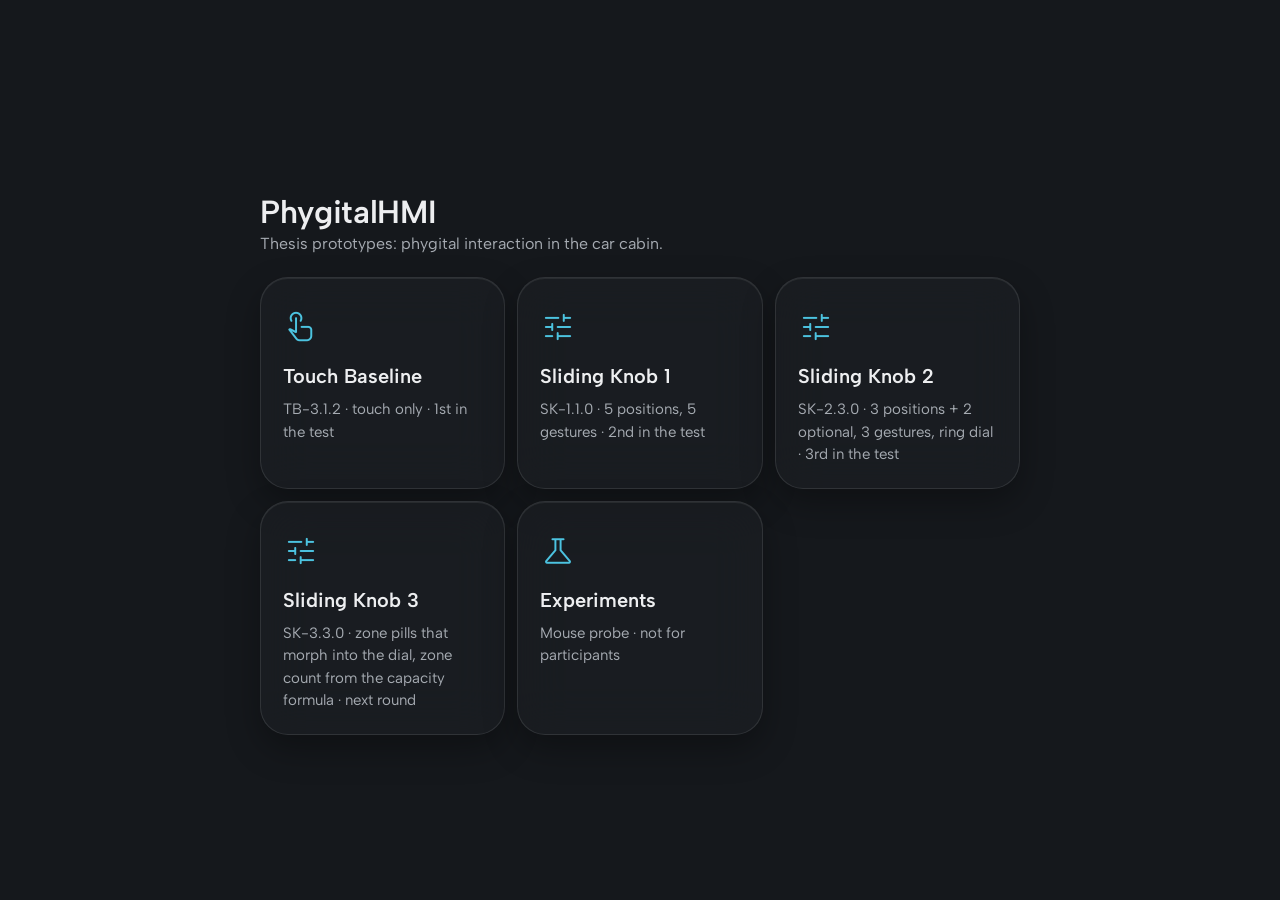
<file: index.html>
<!doctype html>
<html lang="en" data-theme="dark" data-accent="cyan">
<head>
<meta charset="utf-8">
<meta name="viewport" content="width=device-width, initial-scale=1, viewport-fit=cover">
<title>PhygitalHMI</title>
<link rel="preconnect" href="https://fonts.googleapis.com">
<link rel="preconnect" href="https://fonts.gstatic.com" crossorigin>
<link rel="stylesheet" href="https://fonts.googleapis.com/css2?family=Albert+Sans:wght@300;400;500;600&family=Material+Symbols+Rounded:opsz,wght,FILL,GRAD@20..48,100..700,0..1,-50..200&display=block">
<link rel="stylesheet" href="shared/tokens.css">
<style>
  * { box-sizing: border-box; }
  body { margin: 0; min-height: 100vh; background: var(--map); color: var(--tx); font-family: var(--font-ui);
         display: grid; place-items: center; padding: calc(var(--safe-top) + 24px) 24px 24px; }
  main { width: min(760px, 100%); display: flex; flex-direction: column; gap: 20px; }
  h1 { margin: 0; font-size: 32px; font-weight: 600; letter-spacing: -.01em; }
  p { margin: 0; color: var(--tx2); line-height: 1.6; }
  .grid { display: grid; grid-template-columns: repeat(auto-fit, minmax(220px, 1fr)); gap: var(--gap); }
  a.app { display: flex; flex-direction: column; gap: 10px; padding: 22px; border-radius: var(--r-card);
          text-decoration: none; color: var(--tx); min-height: 150px; }
  a.app .ms { font-size: 36px; color: var(--acc); }
  a.app b { font-size: 20px; font-weight: 600; }
  a.app span { color: var(--tx2); font-size: 15px; line-height: 1.5; }
  a.app[aria-disabled="true"] { opacity: .55; pointer-events: none; }
</style>
</head>
<body>
<main>
  <div>
    <h1>PhygitalHMI</h1>
    <p>Thesis prototypes: phygital interaction in the car cabin.</p>
  </div>
  <div class="grid">
    <a class="app glass" href="tb/"><span class="ms" aria-hidden="true">touch_app</span><b>Touch Baseline</b><span>TB-3.1.2 · touch only · 1st in the test</span></a>
    <a class="app glass" href="sk/"><span class="ms" aria-hidden="true">tune</span><b>Sliding Knob 1</b><span>SK-1.1.0 · 5 positions, 5 gestures · 2nd in the test</span></a>
    <a class="app glass" href="sk2/"><span class="ms" aria-hidden="true">tune</span><b>Sliding Knob 2</b><span>SK-2.3.0 · 3 positions + 2 optional, 3 gestures, ring dial · 3rd in the test</span></a>
    <a class="app glass" href="sk3/"><span class="ms" aria-hidden="true">tune</span><b>Sliding Knob 3</b><span>SK-3.3.0 · zone pills that morph into the dial, zone count from the capacity formula · next round</span></a>
    <a class="app glass" href="xp/"><span class="ms" aria-hidden="true">science</span><b>Experiments</b><span>Mouse probe · not for participants</span></a>
  </div>
</main>
</body>
</html>
</file>
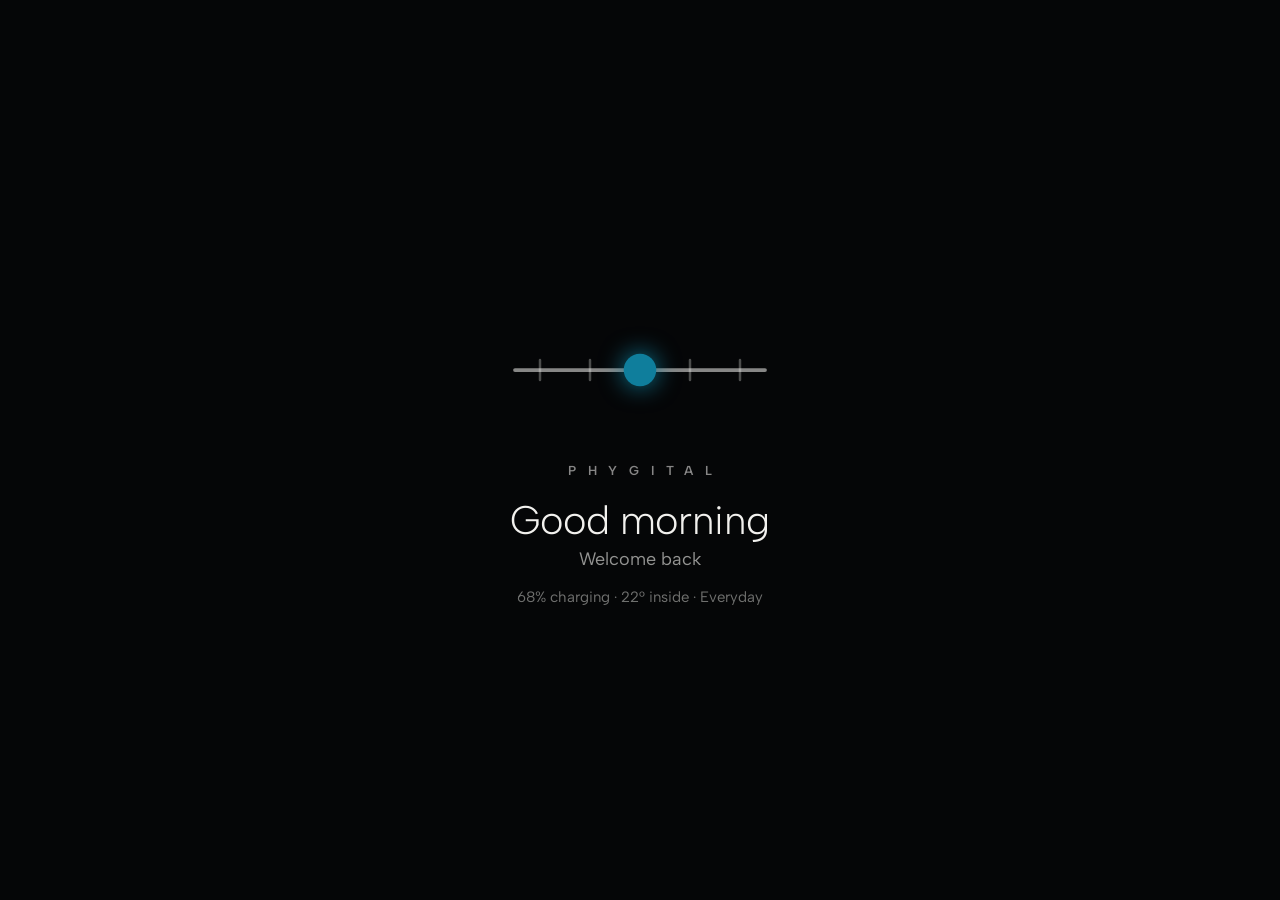
<file: sk/index.html>
<!doctype html>
<html lang="en" data-theme="dark" data-accent="cyan">
<head>
<meta charset="utf-8">
<meta name="viewport" content="width=device-width, initial-scale=1, maximum-scale=1, user-scalable=no, viewport-fit=cover">
<meta name="apple-mobile-web-app-capable" content="yes">
<meta name="mobile-web-app-capable" content="yes">
<meta name="apple-mobile-web-app-status-bar-style" content="black-translucent">
<meta name="apple-mobile-web-app-title" content="Knob 1">
<meta name="theme-color" content="#0B0C0E">
<title>Sliding Knob 1 · PhygitalHMI</title>
<link rel="manifest" href="manifest.webmanifest">
<link rel="apple-touch-icon" href="icons/apple-touch-icon.png">
<link rel="icon" href="icons/icon-192.png">
<link rel="preconnect" href="https://fonts.googleapis.com">
<link rel="preconnect" href="https://fonts.gstatic.com" crossorigin>
<link rel="stylesheet" href="https://fonts.googleapis.com/css2?family=Albert+Sans:wght@300;400;500;600;700&family=Material+Symbols+Rounded:opsz,wght,FILL,GRAD@20..48,100..700,0..1,-50..200&display=block">
<link rel="stylesheet" href="../shared/tokens.css">
<link rel="stylesheet" href="../shared/hmi.css">
<link rel="stylesheet" href="../shared/researcher.css">
<link rel="stylesheet" href="../shared/boot.css">
<link rel="stylesheet" href="knob.css">
</head>
<body>
<div id="app">
  <div id="stage">
    <div id="map" aria-hidden="true"></div>
    <nav id="rail" class="glass" aria-label="Status"></nav>
    <main id="main"></main>
  </div>
  <div id="bar" dir="ltr"></div>
  <div id="pop" hidden></div>
  <div id="toast" role="status" aria-live="polite"></div>
</div>
<script>window.HMI_CONFIG = { id: 'SK-1.1.0', line: 'SK1', name: 'Sliding Knob 1' };</script>
<script src="../shared/hmi.js"></script>
<script src="../shared/boot.js"></script>
<script src="../shared/tasks.js"></script>
<script src="../shared/logger.js"></script>
<script src="../shared/researcher.js"></script>
<script src="../shared/ctrlmode.js"></script>
<script src="knob.js"></script>
</body>
</html>
</file>
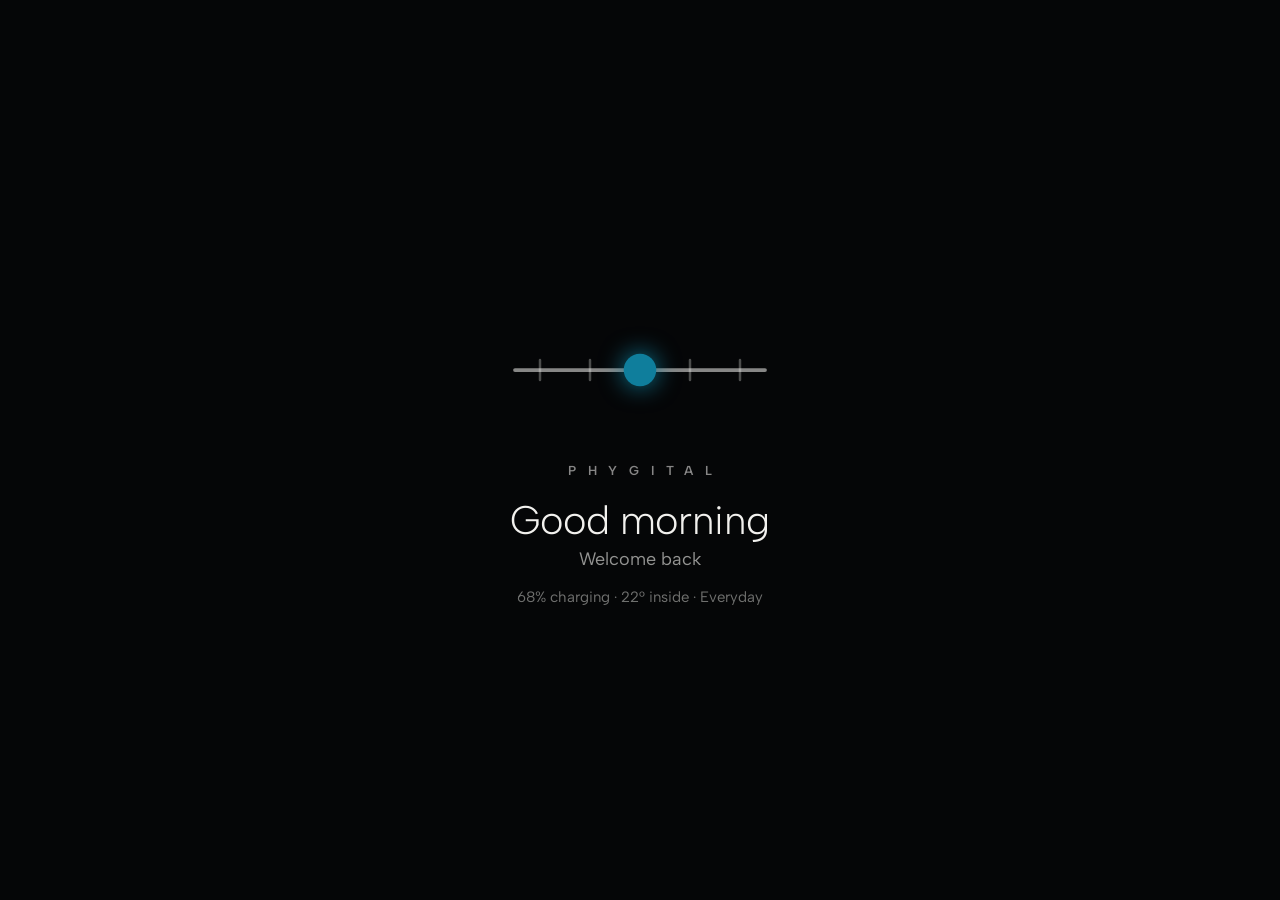
<file: sk2/index.html>
<!doctype html>
<html lang="en" data-theme="dark" data-accent="cyan">
<head>
<meta charset="utf-8">
<meta name="viewport" content="width=device-width, initial-scale=1, maximum-scale=1, user-scalable=no, viewport-fit=cover">
<meta name="apple-mobile-web-app-capable" content="yes">
<meta name="mobile-web-app-capable" content="yes">
<meta name="apple-mobile-web-app-status-bar-style" content="black-translucent">
<meta name="apple-mobile-web-app-title" content="Knob 2">
<meta name="theme-color" content="#0B0C0E">
<title>Sliding Knob 2 · PhygitalHMI</title>
<link rel="manifest" href="manifest.webmanifest">
<link rel="apple-touch-icon" href="icons/apple-touch-icon.png">
<link rel="icon" href="icons/icon-192.png">
<link rel="preconnect" href="https://fonts.googleapis.com">
<link rel="preconnect" href="https://fonts.gstatic.com" crossorigin>
<link rel="stylesheet" href="https://fonts.googleapis.com/css2?family=Albert+Sans:wght@300;400;500;600;700&family=Material+Symbols+Rounded:opsz,wght,FILL,GRAD@20..48,100..700,0..1,-50..200&display=block">
<link rel="stylesheet" href="../shared/tokens.css">
<link rel="stylesheet" href="../shared/hmi.css">
<link rel="stylesheet" href="../shared/researcher.css">
<link rel="stylesheet" href="../shared/boot.css">
<link rel="stylesheet" href="knob2.css">
</head>
<body>
<div id="app">
  <div id="stage">
    <div id="map" aria-hidden="true"></div>
    <nav id="rail" class="glass" aria-label="Status"></nav>
    <main id="main"></main>
  </div>
  <div id="bar" dir="ltr"></div>
  <div id="pop" hidden></div>
  <div id="toast" role="status" aria-live="polite"></div>
</div>
<script>window.HMI_CONFIG = { id: 'SK-2.3.0', line: 'SK2', name: 'Sliding Knob 2' };</script>
<script src="../shared/hmi.js"></script>
<script src="../shared/boot.js"></script>
<script src="../shared/tasks.js"></script>
<script src="../shared/logger.js"></script>
<script src="../shared/researcher.js"></script>
<script src="../shared/ctrlmode.js"></script>
<script src="knob2.js"></script>
</body>
</html>
</file>
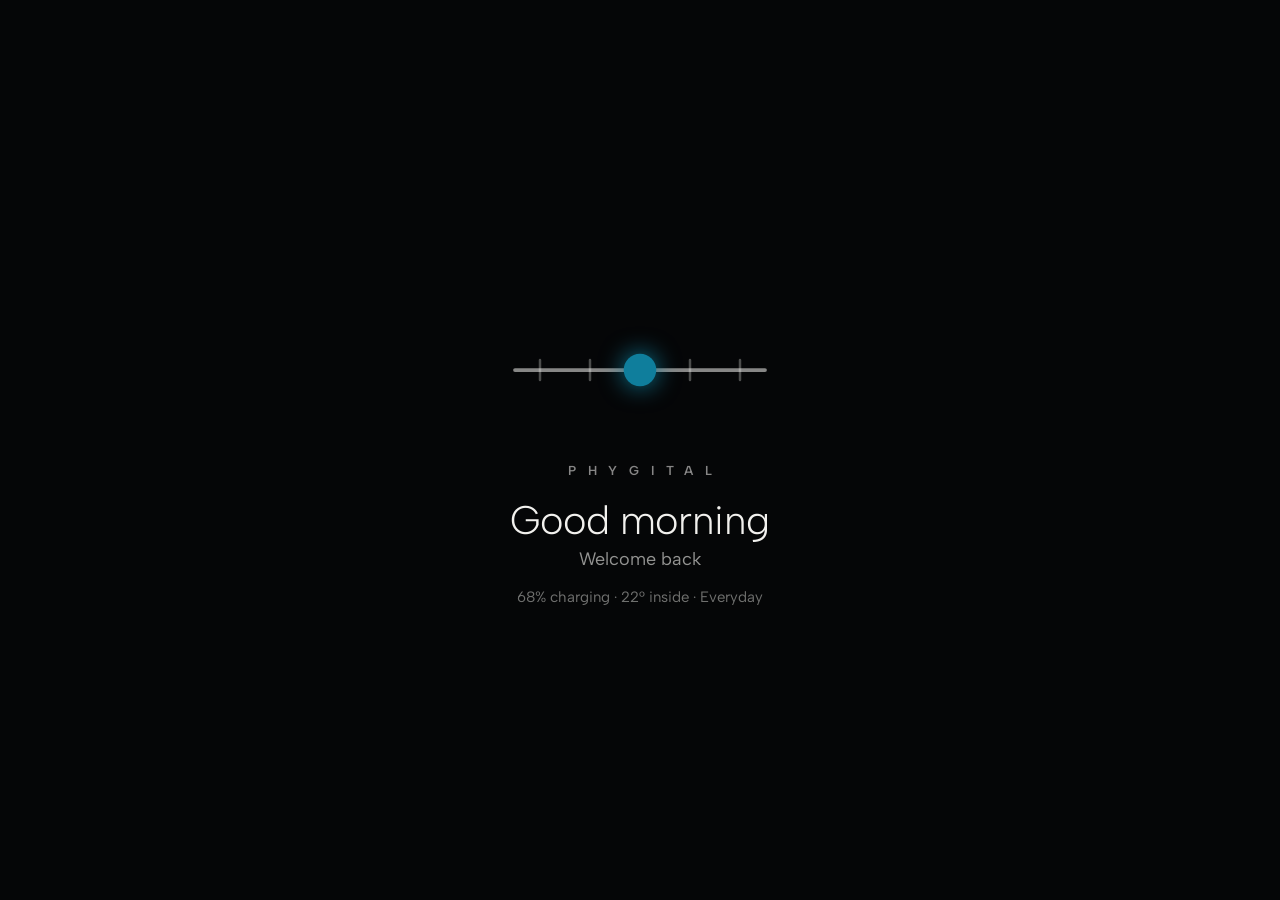
<file: sk3/index.html>
<!doctype html>
<html lang="en" data-theme="dark" data-accent="cyan">
<head>
<meta charset="utf-8">
<meta name="viewport" content="width=device-width, initial-scale=1, maximum-scale=1, user-scalable=no, viewport-fit=cover">
<meta name="apple-mobile-web-app-capable" content="yes">
<meta name="mobile-web-app-capable" content="yes">
<meta name="apple-mobile-web-app-status-bar-style" content="black-translucent">
<meta name="apple-mobile-web-app-title" content="Knob 3">
<meta name="theme-color" content="#0B0C0E">
<title>Sliding Knob 3 · PhygitalHMI</title>
<link rel="manifest" href="manifest.webmanifest">
<link rel="apple-touch-icon" href="icons/apple-touch-icon.png">
<link rel="icon" href="icons/icon-192.png">
<link rel="preconnect" href="https://fonts.googleapis.com">
<link rel="preconnect" href="https://fonts.gstatic.com" crossorigin>
<link rel="stylesheet" href="https://fonts.googleapis.com/css2?family=Albert+Sans:wght@300;400;500;600;700&family=Material+Symbols+Rounded:opsz,wght,FILL,GRAD@20..48,100..700,0..1,-50..200&display=block">
<link rel="stylesheet" href="../shared/tokens.css">
<link rel="stylesheet" href="../shared/hmi.css">
<link rel="stylesheet" href="../shared/researcher.css">
<link rel="stylesheet" href="../shared/boot.css">
<link rel="stylesheet" href="knob3.css">
</head>
<body>
<div id="app">
  <div id="stage">
    <div id="map" aria-hidden="true"></div>
    <nav id="rail" class="glass" aria-label="Status"></nav>
    <main id="main"></main>
  </div>
  <div id="bar" dir="ltr"></div>
  <div id="pop" hidden></div>
  <div id="toast" role="status" aria-live="polite"></div>
</div>
<script>window.HMI_CONFIG = { id: 'SK-3.3.0', line: 'SK3', name: 'Sliding Knob 3' };</script>
<script src="../shared/hmi.js"></script>
<script src="../shared/boot.js"></script>
<script src="../shared/tasks.js"></script>
<script src="../shared/logger.js"></script>
<script src="../shared/researcher.js"></script>
<script src="../shared/ctrlmode.js"></script>
<script src="knob3.js"></script>
</body>
</html>
</file>
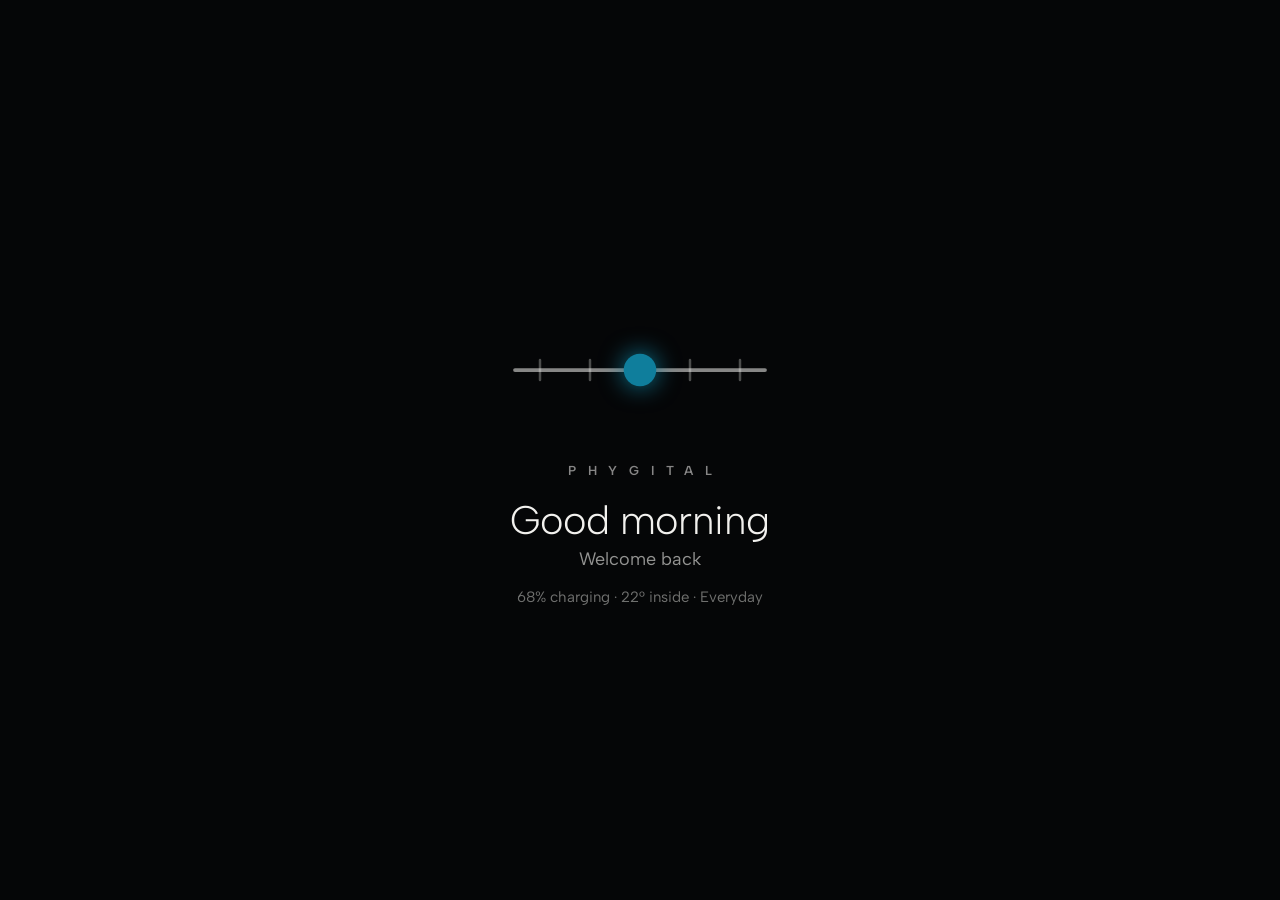
<file: tb/index.html>
<!doctype html>
<html lang="en" data-theme="dark" data-accent="cyan">
<head>
<meta charset="utf-8">
<meta name="viewport" content="width=device-width, initial-scale=1, maximum-scale=1, user-scalable=no, viewport-fit=cover">
<meta name="apple-mobile-web-app-capable" content="yes">
<meta name="mobile-web-app-capable" content="yes">
<meta name="apple-mobile-web-app-status-bar-style" content="black-translucent">
<meta name="apple-mobile-web-app-title" content="Touch HMI">
<meta name="theme-color" content="#0B0C0E">
<title>Touch Baseline · PhygitalHMI</title>
<link rel="manifest" href="manifest.webmanifest">
<link rel="apple-touch-icon" href="icons/apple-touch-icon.png">
<link rel="icon" href="icons/icon-192.png">
<link rel="preconnect" href="https://fonts.googleapis.com">
<link rel="preconnect" href="https://fonts.gstatic.com" crossorigin>
<link rel="stylesheet" href="https://fonts.googleapis.com/css2?family=Albert+Sans:wght@300;400;500;600;700&family=Material+Symbols+Rounded:opsz,wght,FILL,GRAD@20..48,100..700,0..1,-50..200&display=block">
<link rel="stylesheet" href="../shared/tokens.css">
<link rel="stylesheet" href="../shared/hmi.css">
<link rel="stylesheet" href="../shared/researcher.css">
<link rel="stylesheet" href="../shared/boot.css">
</head>
<body>
<div id="app">
  <div id="stage">
    <div id="map" aria-hidden="true"></div>
    <nav id="rail" class="glass" aria-label="Status"></nav>
    <main id="main"></main>
  </div>
  <div id="bar" dir="ltr"></div>
  <div id="pop" hidden></div>
  <div id="toast" role="status" aria-live="polite"></div>
</div>
<script>window.HMI_CONFIG = { id: 'TB-3.1.2', line: 'TB', name: 'Touch Baseline' };</script>
<script src="../shared/hmi.js"></script>
<script src="../shared/boot.js"></script>
<script src="../shared/tasks.js"></script>
<script src="../shared/logger.js"></script>
<script src="../shared/researcher.js"></script>
</body>
</html>
</file>
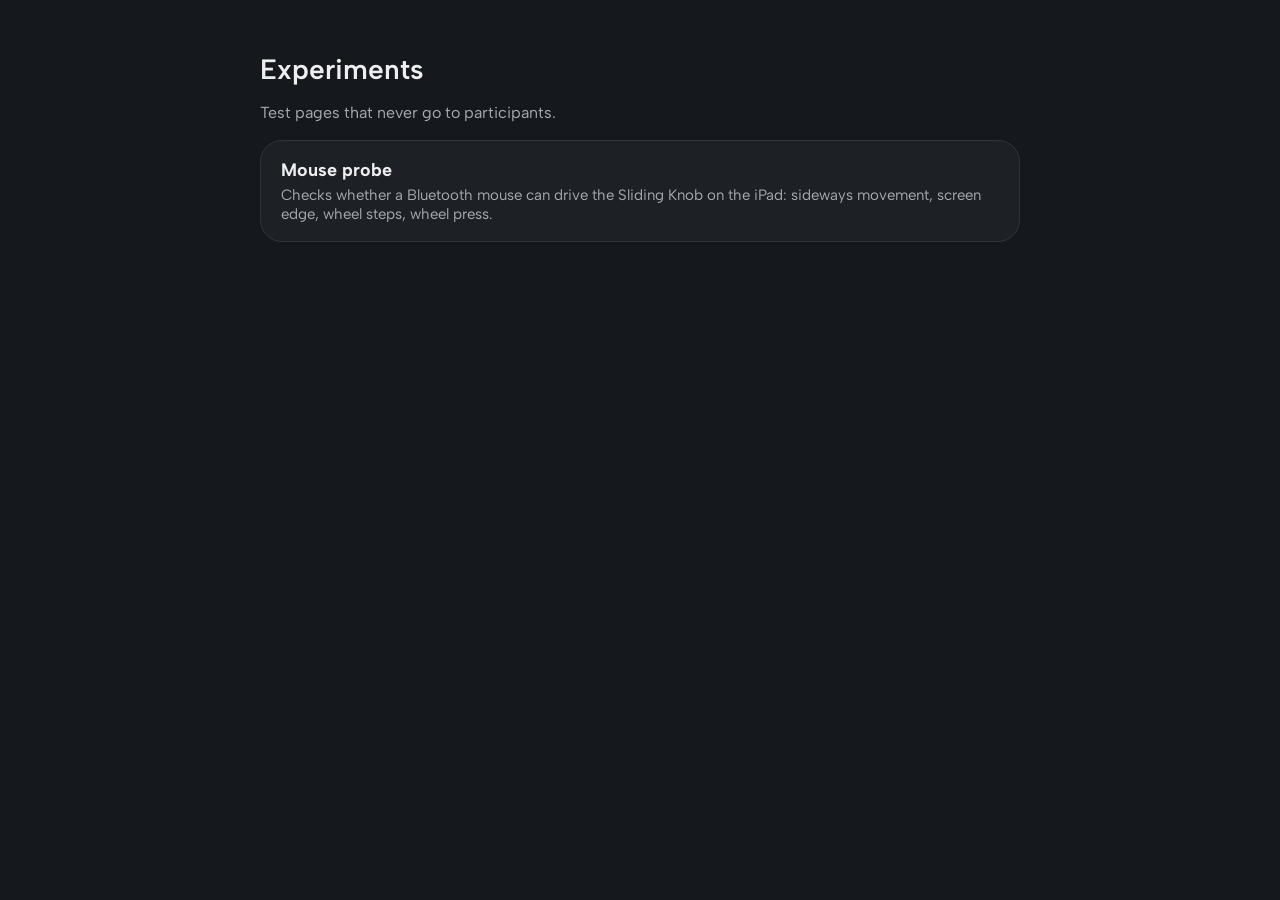
<file: xp/index.html>
<!doctype html>
<html lang="en" data-theme="dark" data-accent="amber">
<head>
<meta charset="utf-8">
<meta name="viewport" content="width=device-width, initial-scale=1, viewport-fit=cover">
<title>Experiments · PhygitalHMI</title>
<link rel="stylesheet" href="https://fonts.googleapis.com/css2?family=Albert+Sans:wght@400;500;600&display=swap">
<link rel="stylesheet" href="../shared/tokens.css">
<style>
  * { box-sizing: border-box; }
  body { margin: 0; min-height: 100vh; background: var(--map); color: var(--tx); font-family: var(--font-ui); padding: calc(var(--safe-top) + 24px) 24px 24px; }
  main { max-width: 760px; margin: 0 auto; display: flex; flex-direction: column; gap: 14px; }
  h1 { margin: 0; font-size: 28px; font-weight: 600; }
  p { margin: 0; color: var(--tx2); line-height: 1.6; }
  a { display: block; padding: 18px 20px; border-radius: 22px; background: var(--card); border: 1px solid var(--line); color: var(--tx); text-decoration: none; }
  a b { display: block; font-size: 18px; margin-bottom: 4px; }
  a span { color: var(--tx2); font-size: 15px; }
</style>
</head>
<body>
<main>
  <h1>Experiments</h1>
  <p>Test pages that never go to participants.</p>
  <a href="mouse-probe/"><b>Mouse probe</b><span>Checks whether a Bluetooth mouse can drive the Sliding Knob on the iPad: sideways movement, screen edge, wheel steps, wheel press.</span></a>
</main>
</body>
</html>
</file>
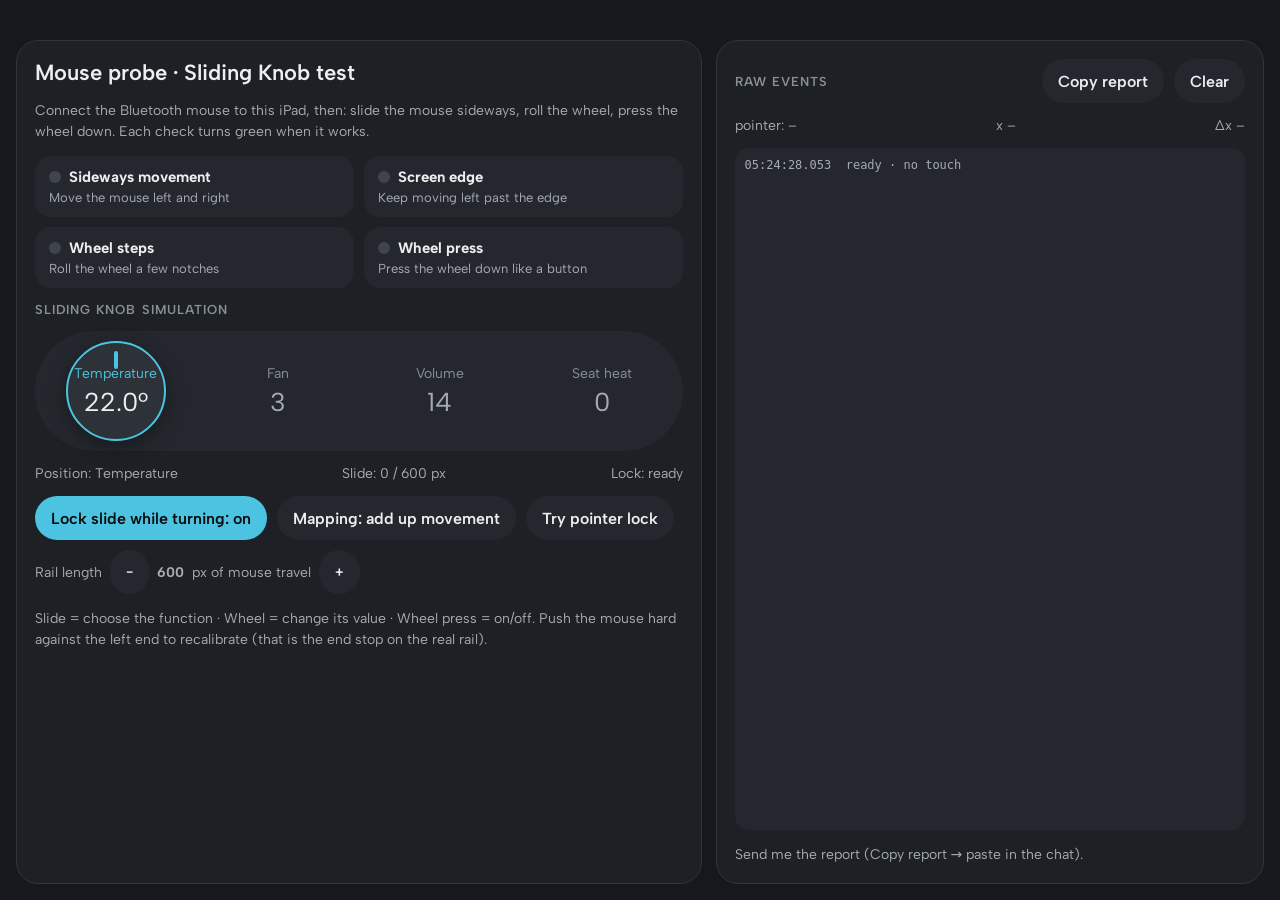
<file: xp/mouse-probe/index.html>
<!doctype html>
<html lang="en" data-theme="dark" data-accent="cyan">
<head>
<meta charset="utf-8">
<meta name="viewport" content="width=device-width, initial-scale=1, maximum-scale=1, user-scalable=no, viewport-fit=cover">
<meta name="apple-mobile-web-app-capable" content="yes">
<meta name="apple-mobile-web-app-status-bar-style" content="black-translucent">
<title>XP · Mouse probe</title>
<link rel="stylesheet" href="https://fonts.googleapis.com/css2?family=Albert+Sans:wght@300;400;500;600&display=swap">
<link rel="stylesheet" href="../../shared/tokens.css">
<style>
  * { box-sizing: border-box; }
  html, body { margin: 0; height: 100%; overflow: hidden; background: var(--map); color: var(--tx); font-family: var(--font-ui);
    -webkit-user-select: none; user-select: none; -webkit-touch-callout: none; overscroll-behavior: none; }
  body { padding: calc(var(--safe-top) + 12px) 16px 16px; display: grid; grid-template-columns: minmax(0, 1.25fr) minmax(0, 1fr); gap: 14px; }
  .card { background: var(--card); border: 1px solid var(--line); border-radius: 22px; padding: 18px; display: flex; flex-direction: column; gap: 14px; min-height: 0; }
  h1 { margin: 0; font-size: 22px; font-weight: 600; }
  h2 { margin: 0; font-size: 13px; font-weight: 600; letter-spacing: .08em; text-transform: uppercase; color: var(--tx3); }
  p { margin: 0; color: var(--tx2); font-size: 14px; line-height: 1.5; }
  .checks { display: grid; grid-template-columns: repeat(2, minmax(0, 1fr)); gap: 10px; }
  .chk { padding: 12px 14px; border-radius: 16px; background: var(--card2); display: flex; flex-direction: column; gap: 4px; }
  .chk b { font-size: 15px; display: flex; align-items: center; gap: 8px; }
  .chk b i { width: 12px; height: 12px; border-radius: 50%; background: var(--off); flex: none; }
  .chk.ok b i { background: #5BD08A; } .chk.bad b i { background: #F0605A; } .chk.warn b i { background: #F2B84B; }
  .chk span { font-size: 13px; color: var(--tx2); font-variant-numeric: tabular-nums; }
  /* sliding knob simulation */
  .rail { position: relative; height: 120px; border-radius: 60px; background: var(--card2); display: grid; grid-template-columns: repeat(4, 1fr); align-items: center; }
  .pos { text-align: center; font-size: 14px; color: var(--tx3); z-index: 1; display: flex; flex-direction: column; gap: 4px; }
  .pos b { font-size: 26px; font-weight: 400; color: var(--tx2); font-variant-numeric: tabular-nums; }
  .pos.on { color: var(--acc); } .pos.on b { color: var(--tx); }
  .pos.off b { text-decoration: line-through; opacity: .5; }
  .knob { position: absolute; top: 10px; width: 100px; height: 100px; margin-left: -50px; border-radius: 50%; background: var(--tile); border: 2px solid var(--acc); box-shadow: 0 6px 20px rgba(0,0,0,.35); }
  .knob::after { content: ""; position: absolute; left: 50%; top: 8px; width: 4px; height: 18px; margin-left: -2px; border-radius: 2px; background: var(--acc); transform-origin: 2px 42px; transform: rotate(var(--rot, 0deg)); }
  .readout { display: flex; justify-content: space-between; font-size: 14px; color: var(--tx2); font-variant-numeric: tabular-nums; }
  .row { display: flex; gap: 10px; flex-wrap: wrap; align-items: center; }
  button { font: inherit; border: 0; border-radius: 22px; min-height: 44px; padding: 0 16px; background: var(--card2); color: var(--tx); font-weight: 600; cursor: pointer; }
  button.on { background: var(--acc); color: var(--sel-tx); }
  .sens { display: flex; align-items: center; gap: 8px; font-size: 14px; color: var(--tx2); }
  .log { flex: 1; min-height: 0; overflow: auto; font: 12px ui-monospace, monospace; color: var(--tx2); background: var(--card2); border-radius: 14px; padding: 10px; white-space: pre; }
  .pad { position: fixed; inset: 0; z-index: -1; }
</style>
</head>
<body>
<div class="pad" id="pad"></div>

<section class="card">
  <h1>Mouse probe · Sliding Knob test</h1>
  <p>Connect the Bluetooth mouse to this iPad, then: slide the mouse sideways, roll the wheel, press the wheel down. Each check turns green when it works.</p>
  <div class="checks">
    <div class="chk" id="cMove"><b><i></i>Sideways movement</b><span id="tMove">Move the mouse left and right</span></div>
    <div class="chk" id="cEdge"><b><i></i>Screen edge</b><span id="tEdge">Keep moving left past the edge</span></div>
    <div class="chk" id="cWheel"><b><i></i>Wheel steps</b><span id="tWheel">Roll the wheel a few notches</span></div>
    <div class="chk" id="cMid"><b><i></i>Wheel press</b><span id="tMid">Press the wheel down like a button</span></div>
  </div>

  <h2>Sliding Knob simulation</h2>
  <div class="rail" id="rail">
    <div class="pos" data-i="0"><span>Temperature</span><b id="v0">22.0°</b></div>
    <div class="pos" data-i="1"><span>Fan</span><b id="v1">3</b></div>
    <div class="pos" data-i="2"><span>Volume</span><b id="v2">14</b></div>
    <div class="pos" data-i="3"><span>Seat heat</span><b id="v3">0</b></div>
    <div class="knob" id="knob"></div>
  </div>
  <div class="readout"><span id="rPos">Position: –</span><span id="rAcc">Slide: 0 px</span><span id="rLock">Lock: ready</span></div>
  <div class="row">
    <button id="bLock" class="on">Lock slide while turning: on</button>
    <button id="bMap">Mapping: add up movement</button>
    <button id="bPL">Try pointer lock</button>
    <span class="sens">Rail length <button id="sm">−</button><b id="sv">600</b> px of mouse travel <button id="sp">+</button></span>
  </div>
  <p>Slide = choose the function · Wheel = change its value · Wheel press = on/off. Push the mouse hard against the left end to recalibrate (that is the end stop on the real rail).</p>
</section>

<section class="card">
  <div class="row" style="justify-content:space-between"><h2>Raw events</h2><div class="row"><button id="bCopy">Copy report</button><button id="bClear">Clear</button></div></div>
  <div class="readout"><span id="sPtr">pointer: –</span><span id="sXY">x –</span><span id="sMv">Δx –</span></div>
  <div class="log" id="log"></div>
  <p id="msg">Send me the report (Copy report → paste in the chat).</p>
</section>

<script>
(() => {
'use strict';
const $ = s => document.querySelector(s);
const ua = navigator.userAgent;

/* ---------- probe state ---------- */
const R = { moves: 0, moveX: 0, pointerType: '-', edgeHits: 0, edgeStuck: 0, edgeX: null, wheel: [], wheelMode: '-', mid: 0, midVia: '-',
  buttons: {}, plSupported: 'requestPointerLock' in document.body, plState: 'not tried', start: Date.now() };
const logLines = [];
function log(t) { logLines.unshift(new Date().toISOString().slice(11, 23) + '  ' + t); if (logLines.length > 60) logLines.pop(); $('#log').textContent = logLines.join('\n'); }
function setChk(id, cls, text) { const c = $('#' + id); c.className = 'chk ' + cls; c.querySelector('span').textContent = text; }

/* ---------- sliding knob model ---------- */
let RAIL = 600;                 // mouse px for the full rail
let acc = 0;                    // accumulated slide, clamped 0..RAIL (end stops = calibration)
let lockSlide = true, lastWheel = 0, rot = 0, mapAbs = false;   // mapAbs: knob position = cursor position on screen
const vals = [22.0, 3, 14, 0], on = [true, true, true, true];
const fmt = i => i === 0 ? vals[0].toFixed(1) + '°' : String(vals[i]);
function posIndex() { return Math.min(3, Math.floor(acc / RAIL * 4)); }
function draw() {
  const rail = $('#rail'), w = rail.clientWidth, i = posIndex();
  const centre = (i + 0.5) / 4 * w;                       // knob snaps to the detent centre
  $('#knob').style.left = centre + 'px';
  $('#knob').style.setProperty('--rot', rot + 'deg');
  document.querySelectorAll('.pos').forEach(p => { const k = +p.dataset.i; p.classList.toggle('on', k === i); p.classList.toggle('off', !on[k]); });
  for (let k = 0; k < 4; k++) $('#v' + k).textContent = fmt(k);
  $('#rPos').textContent = 'Position: ' + ['Temperature', 'Fan', 'Volume', 'Seat heat'][i];
  $('#rAcc').textContent = 'Slide: ' + Math.round(acc) + ' / ' + RAIL + ' px';
}
function slide(dx, x) {
  if (lockSlide && performance.now() - lastWheel < 350) { $('#rLock').textContent = 'Lock: slide ignored (turning)'; return; }
  $('#rLock').textContent = 'Lock: ready';
  const before = posIndex();
  acc = mapAbs ? Math.max(0, Math.min(RAIL, x / Math.max(1, window.innerWidth - 1) * RAIL)) : Math.max(0, Math.min(RAIL, acc + dx));
  if (posIndex() !== before) log('detent → ' + ['Temperature', 'Fan', 'Volume', 'Seat heat'][posIndex()]);
  draw();
}
function turn(steps) {
  const i = posIndex(); lastWheel = performance.now(); rot += steps * 15;
  if (!on[i]) { draw(); return; }
  if (i === 0) vals[0] = Math.max(16, Math.min(28, +(vals[0] + steps * 0.5).toFixed(1)));
  if (i === 1) vals[1] = Math.max(1, Math.min(7, vals[1] + steps));
  if (i === 2) vals[2] = Math.max(0, Math.min(30, vals[2] + steps));
  if (i === 3) vals[3] = Math.max(0, Math.min(3, vals[3] + steps));
  draw();
}

/* ---------- pointer movement ---------- */
let lastX = null, edgeRun = 0;
document.addEventListener('pointermove', e => {
  R.pointerType = e.pointerType; R.moves++;
  const dx = (typeof e.movementX === 'number' && e.movementX !== 0) ? e.movementX : (lastX == null ? 0 : e.clientX - lastX);
  const viaMovement = typeof e.movementX === 'number' && e.movementX !== 0;
  lastX = e.clientX;
  R.moveX += Math.abs(dx);
  $('#sPtr').textContent = 'pointer: ' + e.pointerType + (document.pointerLockElement ? ' (locked)' : '');
  $('#sXY').textContent = 'x ' + Math.round(e.clientX);
  $('#sMv').textContent = 'Δx ' + dx.toFixed(1) + (viaMovement ? ' (movementX)' : ' (from x)');
  if (R.moveX > 300) setChk('cMove', e.pointerType === 'mouse' ? 'ok' : 'warn', `${R.moves} events · ${e.pointerType} · ${viaMovement ? 'movementX works' : 'only position, no movementX'}`);
  /* edge: the cursor sits at x≈0 (or the right edge) while events keep arriving */
  const atEdge = e.clientX <= 1 || e.clientX >= window.innerWidth - 2;
  if (atEdge) {
    if (!R.edgeHits) setChk('cEdge', 'warn', 'Cursor reached the edge. Keep pushing: if Δx stays 0 or events stop, movement is lost there.');
    R.edgeHits++; R.edgeX = Math.round(e.clientX);
    if (Math.abs(dx) < 0.5) edgeRun++; else edgeRun = 0;
    if (edgeRun > 6) { R.edgeStuck++; setChk('cEdge', document.pointerLockElement ? 'warn' : 'bad', 'Stops at the edge: movement is lost there. Try pointer lock.'); }
    else if (Math.abs(dx) >= 0.5) setChk('cEdge', 'ok', 'Movement keeps coming at the edge');
  }
  if (e.pointerType === 'mouse' || document.pointerLockElement) slide(dx, e.clientX);
}, { passive: true });

/* ---------- wheel ---------- */
let wheelAcc = 0, lastWheelT = 0;
R.bursts = [];   // one burst = wheel events less than 150 ms apart (one notch, or one quick roll)
document.addEventListener('wheel', e => {
  e.preventDefault();
  const mode = ['pixel', 'line', 'page'][e.deltaMode] || e.deltaMode;
  R.wheelMode = mode; R.wheel.push(+e.deltaY.toFixed(2)); if (R.wheel.length > 40) R.wheel.shift();
  const now = performance.now();
  if (now - lastWheelT > 150 || !R.bursts.length) R.bursts.push({ n: 0, sum: 0 });
  const bu = R.bursts[R.bursts.length - 1]; bu.n++; bu.sum += e.deltaY; lastWheelT = now;
  if (R.bursts.length > 30) R.bursts.shift();
  log(`wheel deltaY ${e.deltaY.toFixed(2)} (${mode})`);
  /* one notch = one step; scale pixel deltas so 1 notch ≈ 1 step */
  const unit = e.deltaMode === 1 ? 1 : 50;
  wheelAcc += e.deltaY / unit;
  const steps = wheelAcc > 0 ? Math.floor(wheelAcc) : Math.ceil(wheelAcc);
  if (steps) { wheelAcc -= steps; turn(-steps); }
  const uniq = [...new Set(R.wheel.map(v => Math.abs(v)))].slice(0, 4).join(', ');
  if (R.wheel.length >= 3) setChk('cWheel', 'ok', `${R.wheel.length} events · ${mode} · sizes ${uniq}`);
}, { passive: false });

/* ---------- buttons: left, middle (wheel press), right ---------- */
function btn(e, via) {
  R.buttons[e.button] = (R.buttons[e.button] || 0) + 1;
  log(`${via} button=${e.button} pointerType=${e.pointerType || '-'}`);
  if (e.button === 1) {
    e.preventDefault();
    R.mid++; R.midVia = via;
    const i = posIndex(); on[i] = !on[i]; draw();
    setChk('cMid', 'ok', `Detected ${R.mid}× via ${via}`);
  }
}
document.addEventListener('pointerdown', e => btn(e, 'pointerdown'));
document.addEventListener('auxclick', e => { if (e.button === 1 && !R.mid) btn(e, 'auxclick'); });
document.addEventListener('mousedown', e => { if (e.button === 1) e.preventDefault(); });
document.addEventListener('contextmenu', e => e.preventDefault());

/* ---------- controls ---------- */
$('#bLock').onclick = () => { lockSlide = !lockSlide; $('#bLock').classList.toggle('on', lockSlide); $('#bLock').textContent = 'Lock slide while turning: ' + (lockSlide ? 'on' : 'off'); };
$('#sm').onclick = () => { RAIL = Math.max(200, RAIL - 100); acc = Math.min(acc, RAIL); $('#sv').textContent = RAIL; draw(); };
$('#sp').onclick = () => { RAIL = Math.min(2000, RAIL + 100); $('#sv').textContent = RAIL; draw(); };
$('#bPL').onclick = async () => {
  if (!R.plSupported) { R.plState = 'not supported'; $('#bPL').textContent = 'Pointer lock: not supported'; log('pointer lock not supported'); return; }
  try { await document.body.requestPointerLock(); } catch (err) { R.plState = 'refused: ' + err.name; log('pointer lock refused ' + err.name); }
};
document.addEventListener('pointerlockchange', () => {
  const locked = !!document.pointerLockElement; R.plState = locked ? 'works' : (R.plState === 'works' ? 'released' : R.plState);
  $('#bPL').textContent = locked ? 'Pointer lock: ON (Esc to release)' : 'Try pointer lock'; $('#bPL').classList.toggle('on', locked);
  log('pointer lock ' + (locked ? 'on' : 'off'));
});
document.addEventListener('pointerlockerror', () => { R.plState = 'error'; log('pointer lock error'); $('#bPL').textContent = 'Pointer lock: error'; });
$('#bMap').onclick = () => { mapAbs = !mapAbs; $('#bMap').classList.toggle('on', mapAbs); $('#bMap').textContent = 'Mapping: ' + (mapAbs ? 'cursor position (screen edges = end stops)' : 'add up movement'); log('mapping ' + (mapAbs ? 'absolute' : 'relative')); };
$('#bClear').onclick = () => { logLines.length = 0; $('#log').textContent = ''; };
$('#bCopy').onclick = async () => {
  const rep = [
    'MOUSE PROBE REPORT', 'device: ' + ua, 'screen ' + screen.width + 'x' + screen.height + ' · window ' + innerWidth + 'x' + innerHeight,
    'pointerType: ' + R.pointerType + ' · move events: ' + R.moves + ' · total |dx|: ' + Math.round(R.moveX),
    'edge hits: ' + R.edgeHits + ' · edge stuck: ' + R.edgeStuck,
    'wheel mode: ' + R.wheelMode + ' · last deltas: ' + R.wheel.slice(-12).join(' '),
    'wheel bursts (events/sum): ' + R.bursts.map(b => b.n + '/' + Math.round(b.sum)).join('  '),
    'middle press: ' + R.mid + ' via ' + R.midVia + ' · buttons: ' + JSON.stringify(R.buttons),
    'pointer lock: supported=' + R.plSupported + ' state=' + R.plState + ' · mapping: ' + (mapAbs ? 'absolute' : 'relative'),
    'checks: ' + ['cMove', 'cEdge', 'cWheel', 'cMid'].map(id => id.slice(1) + '=' + ($('#' + id).className.split(' ')[1] || 'untested')).join(' ')
  ].join('\n');
  try { await navigator.clipboard.writeText(rep); $('#msg').textContent = 'Report copied. Paste it in the chat.'; }
  catch (e) { $('#log').textContent = rep; $('#msg').textContent = 'Clipboard blocked: the report is in the box above, select and copy it.'; }
};
window.addEventListener('resize', draw);
draw();
log('ready · ' + (('ontouchstart' in window) ? 'touch device' : 'no touch'));
})();
</script>
</body>
</html>
</file>
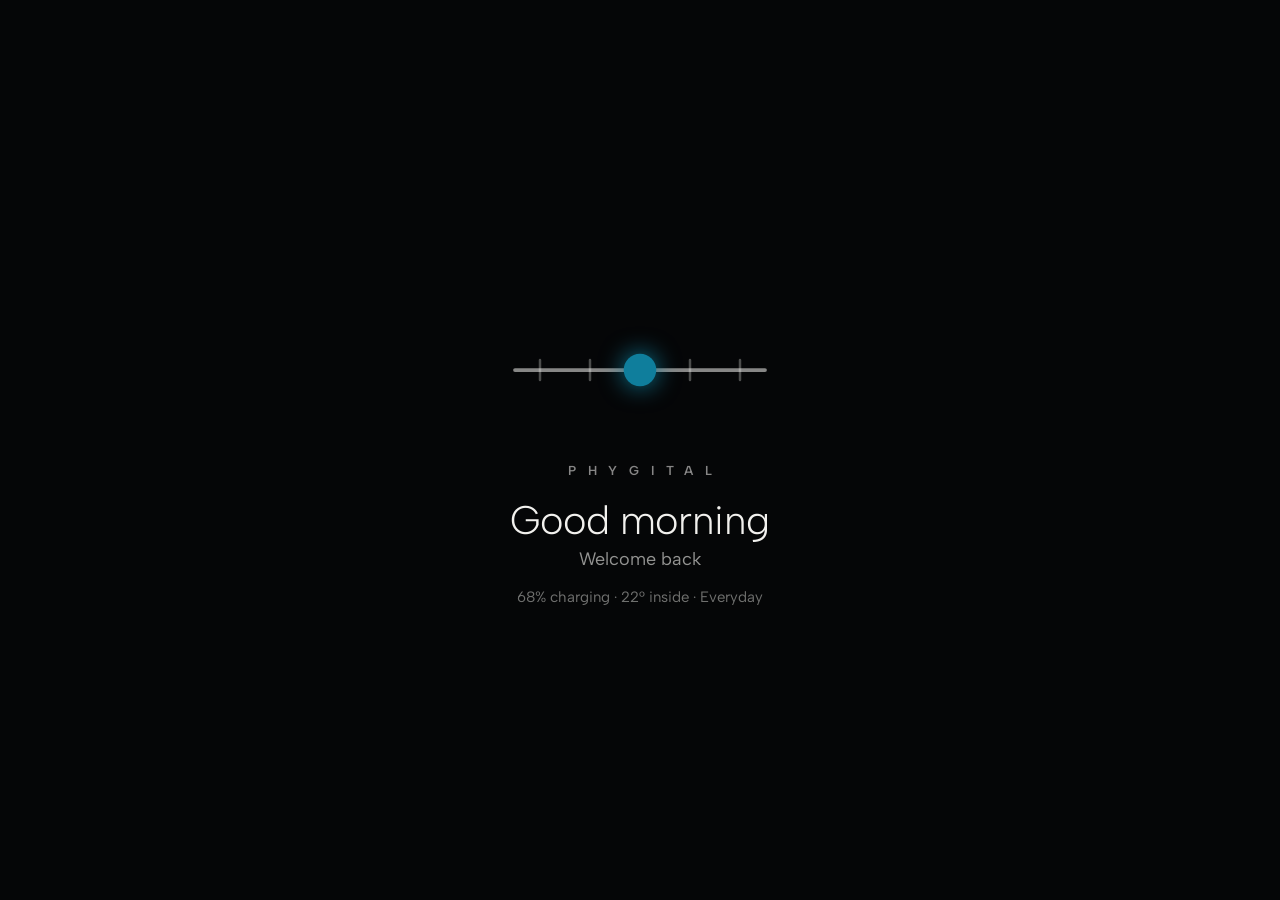
<file: releases/SK-1.0.0/sk/index.html>
<!doctype html>
<html lang="en" data-theme="dark" data-accent="cyan">
<head>
<meta charset="utf-8">
<meta name="viewport" content="width=device-width, initial-scale=1, maximum-scale=1, user-scalable=no, viewport-fit=cover">
<meta name="apple-mobile-web-app-capable" content="yes">
<meta name="mobile-web-app-capable" content="yes">
<meta name="apple-mobile-web-app-status-bar-style" content="black-translucent">
<meta name="apple-mobile-web-app-title" content="Knob 1">
<meta name="theme-color" content="#0B0C0E">
<title>Sliding Knob 1 · PhygitalHMI</title>
<link rel="manifest" href="manifest.webmanifest">
<link rel="apple-touch-icon" href="icons/apple-touch-icon.png">
<link rel="icon" href="icons/icon-192.png">
<link rel="preconnect" href="https://fonts.googleapis.com">
<link rel="preconnect" href="https://fonts.gstatic.com" crossorigin>
<link rel="stylesheet" href="https://fonts.googleapis.com/css2?family=Albert+Sans:wght@300;400;500;600;700&family=Material+Symbols+Rounded:opsz,wght,FILL,GRAD@20..48,100..700,0..1,-50..200&display=block">
<link rel="stylesheet" href="../shared/tokens.css">
<link rel="stylesheet" href="../shared/hmi.css">
<link rel="stylesheet" href="../shared/researcher.css">
<link rel="stylesheet" href="../shared/boot.css">
<link rel="stylesheet" href="knob.css">
</head>
<body>
<div id="app">
  <div id="stage">
    <div id="map" aria-hidden="true"></div>
    <nav id="rail" class="glass" aria-label="Status"></nav>
    <main id="main"></main>
  </div>
  <div id="bar" dir="ltr"></div>
  <div id="pop" hidden></div>
  <div id="toast" role="status" aria-live="polite"></div>
</div>
<script>window.HMI_CONFIG = { id: 'SK-1.0.0', line: 'SK1', name: 'Sliding Knob 1' };</script>
<script src="../shared/hmi.js"></script>
<script src="../shared/boot.js"></script>
<script src="../shared/tasks.js"></script>
<script src="../shared/logger.js"></script>
<script src="../shared/researcher.js"></script>
<script src="knob.js"></script>
</body>
</html>
</file>
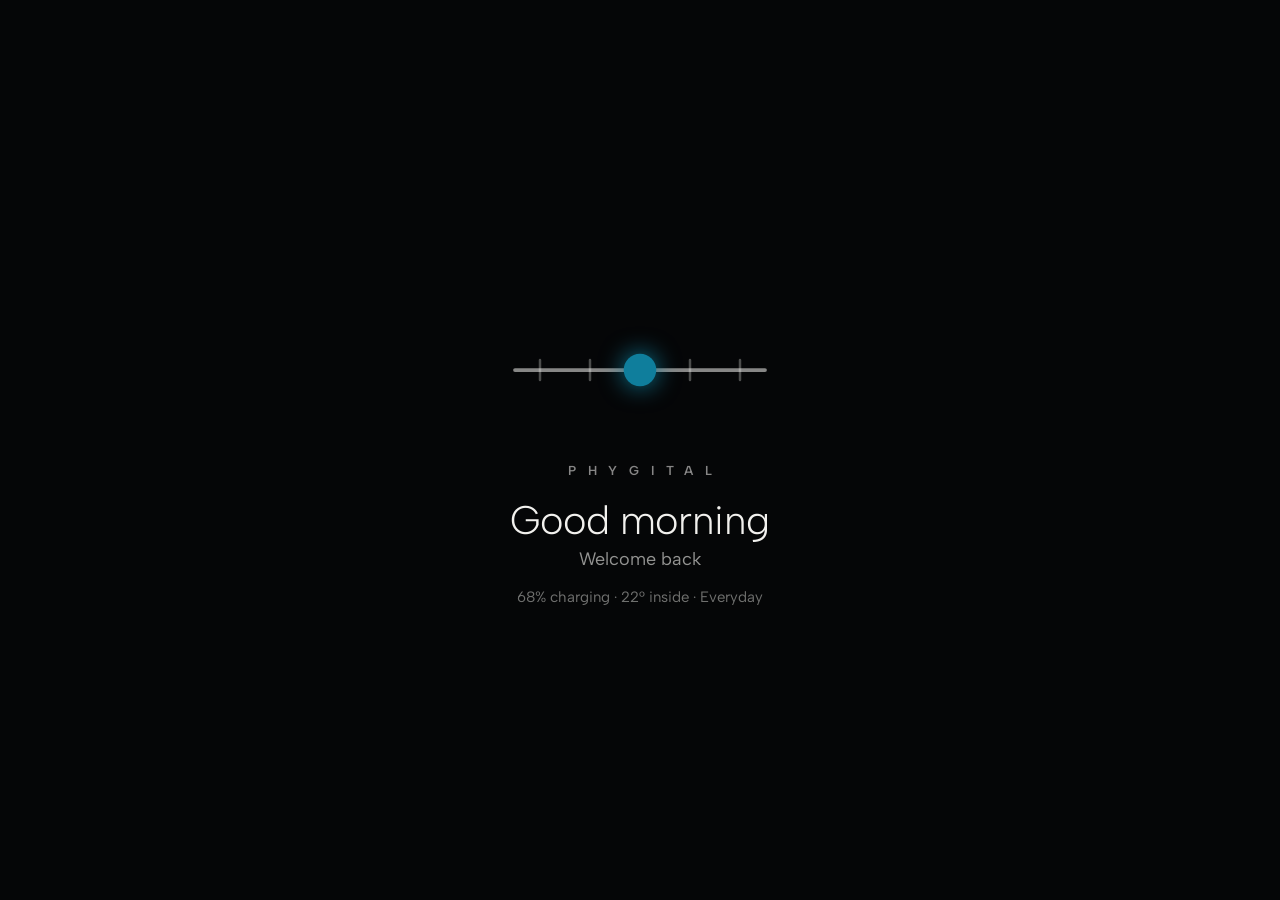
<file: releases/SK-1.0.1/sk/index.html>
<!doctype html>
<html lang="en" data-theme="dark" data-accent="cyan">
<head>
<meta charset="utf-8">
<meta name="viewport" content="width=device-width, initial-scale=1, maximum-scale=1, user-scalable=no, viewport-fit=cover">
<meta name="apple-mobile-web-app-capable" content="yes">
<meta name="mobile-web-app-capable" content="yes">
<meta name="apple-mobile-web-app-status-bar-style" content="black-translucent">
<meta name="apple-mobile-web-app-title" content="Knob 1">
<meta name="theme-color" content="#0B0C0E">
<title>Sliding Knob 1 · PhygitalHMI</title>
<link rel="manifest" href="manifest.webmanifest">
<link rel="apple-touch-icon" href="icons/apple-touch-icon.png">
<link rel="icon" href="icons/icon-192.png">
<link rel="preconnect" href="https://fonts.googleapis.com">
<link rel="preconnect" href="https://fonts.gstatic.com" crossorigin>
<link rel="stylesheet" href="https://fonts.googleapis.com/css2?family=Albert+Sans:wght@300;400;500;600;700&family=Material+Symbols+Rounded:opsz,wght,FILL,GRAD@20..48,100..700,0..1,-50..200&display=block">
<link rel="stylesheet" href="../shared/tokens.css">
<link rel="stylesheet" href="../shared/hmi.css">
<link rel="stylesheet" href="../shared/researcher.css">
<link rel="stylesheet" href="../shared/boot.css">
<link rel="stylesheet" href="knob.css">
</head>
<body>
<div id="app">
  <div id="stage">
    <div id="map" aria-hidden="true"></div>
    <nav id="rail" class="glass" aria-label="Status"></nav>
    <main id="main"></main>
  </div>
  <div id="bar" dir="ltr"></div>
  <div id="pop" hidden></div>
  <div id="toast" role="status" aria-live="polite"></div>
</div>
<script>window.HMI_CONFIG = { id: 'SK-1.0.1', line: 'SK1', name: 'Sliding Knob 1' };</script>
<script src="../shared/hmi.js"></script>
<script src="../shared/boot.js"></script>
<script src="../shared/tasks.js"></script>
<script src="../shared/logger.js"></script>
<script src="../shared/researcher.js"></script>
<script src="knob.js"></script>
</body>
</html>
</file>
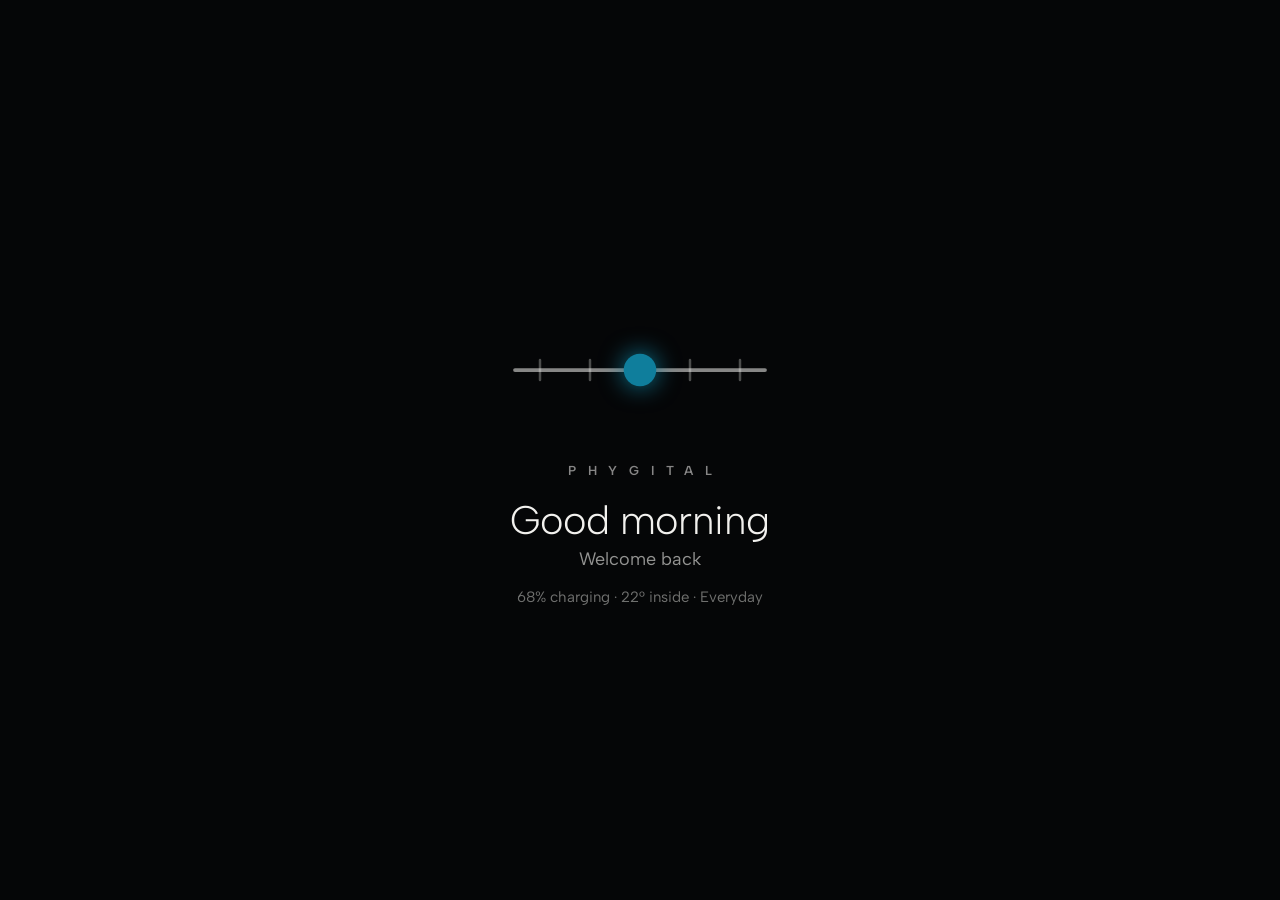
<file: releases/SK-1.0.2/sk/index.html>
<!doctype html>
<html lang="en" data-theme="dark" data-accent="cyan">
<head>
<meta charset="utf-8">
<meta name="viewport" content="width=device-width, initial-scale=1, maximum-scale=1, user-scalable=no, viewport-fit=cover">
<meta name="apple-mobile-web-app-capable" content="yes">
<meta name="mobile-web-app-capable" content="yes">
<meta name="apple-mobile-web-app-status-bar-style" content="black-translucent">
<meta name="apple-mobile-web-app-title" content="Knob 1">
<meta name="theme-color" content="#0B0C0E">
<title>Sliding Knob 1 · PhygitalHMI</title>
<link rel="manifest" href="manifest.webmanifest">
<link rel="apple-touch-icon" href="icons/apple-touch-icon.png">
<link rel="icon" href="icons/icon-192.png">
<link rel="preconnect" href="https://fonts.googleapis.com">
<link rel="preconnect" href="https://fonts.gstatic.com" crossorigin>
<link rel="stylesheet" href="https://fonts.googleapis.com/css2?family=Albert+Sans:wght@300;400;500;600;700&family=Material+Symbols+Rounded:opsz,wght,FILL,GRAD@20..48,100..700,0..1,-50..200&display=block">
<link rel="stylesheet" href="../shared/tokens.css">
<link rel="stylesheet" href="../shared/hmi.css">
<link rel="stylesheet" href="../shared/researcher.css">
<link rel="stylesheet" href="../shared/boot.css">
<link rel="stylesheet" href="knob.css">
</head>
<body>
<div id="app">
  <div id="stage">
    <div id="map" aria-hidden="true"></div>
    <nav id="rail" class="glass" aria-label="Status"></nav>
    <main id="main"></main>
  </div>
  <div id="bar" dir="ltr"></div>
  <div id="pop" hidden></div>
  <div id="toast" role="status" aria-live="polite"></div>
</div>
<script>window.HMI_CONFIG = { id: 'SK-1.0.2', line: 'SK1', name: 'Sliding Knob 1' };</script>
<script src="../shared/hmi.js"></script>
<script src="../shared/boot.js"></script>
<script src="../shared/tasks.js"></script>
<script src="../shared/logger.js"></script>
<script src="../shared/researcher.js"></script>
<script src="knob.js"></script>
</body>
</html>
</file>
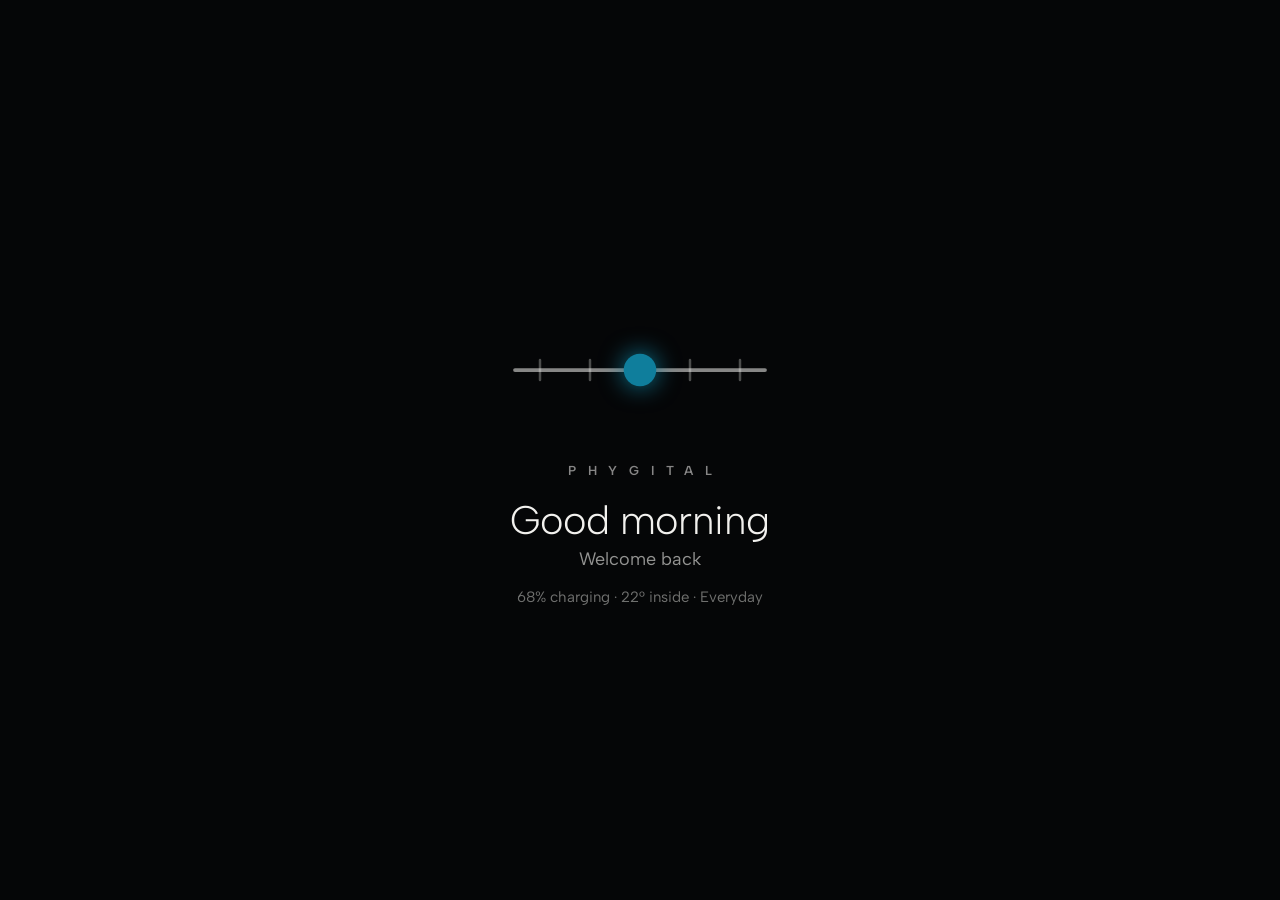
<file: releases/SK-2.0.0/sk2/index.html>
<!doctype html>
<html lang="en" data-theme="dark" data-accent="cyan">
<head>
<meta charset="utf-8">
<meta name="viewport" content="width=device-width, initial-scale=1, maximum-scale=1, user-scalable=no, viewport-fit=cover">
<meta name="apple-mobile-web-app-capable" content="yes">
<meta name="mobile-web-app-capable" content="yes">
<meta name="apple-mobile-web-app-status-bar-style" content="black-translucent">
<meta name="apple-mobile-web-app-title" content="Knob 2">
<meta name="theme-color" content="#0B0C0E">
<title>Sliding Knob 2 · PhygitalHMI</title>
<link rel="manifest" href="manifest.webmanifest">
<link rel="apple-touch-icon" href="icons/apple-touch-icon.png">
<link rel="icon" href="icons/icon-192.png">
<link rel="preconnect" href="https://fonts.googleapis.com">
<link rel="preconnect" href="https://fonts.gstatic.com" crossorigin>
<link rel="stylesheet" href="https://fonts.googleapis.com/css2?family=Albert+Sans:wght@300;400;500;600;700&family=Material+Symbols+Rounded:opsz,wght,FILL,GRAD@20..48,100..700,0..1,-50..200&display=block">
<link rel="stylesheet" href="../shared/tokens.css">
<link rel="stylesheet" href="../shared/hmi.css">
<link rel="stylesheet" href="../shared/researcher.css">
<link rel="stylesheet" href="../shared/boot.css">
<link rel="stylesheet" href="knob2.css">
</head>
<body>
<div id="app">
  <div id="stage">
    <div id="map" aria-hidden="true"></div>
    <nav id="rail" class="glass" aria-label="Status"></nav>
    <main id="main"></main>
  </div>
  <div id="bar" dir="ltr"></div>
  <div id="pop" hidden></div>
  <div id="toast" role="status" aria-live="polite"></div>
</div>
<script>window.HMI_CONFIG = { id: 'SK-2.0.0', line: 'SK2', name: 'Sliding Knob 2' };</script>
<script src="../shared/hmi.js"></script>
<script src="../shared/boot.js"></script>
<script src="../shared/tasks.js"></script>
<script src="../shared/logger.js"></script>
<script src="../shared/researcher.js"></script>
<script src="knob2.js"></script>
</body>
</html>
</file>
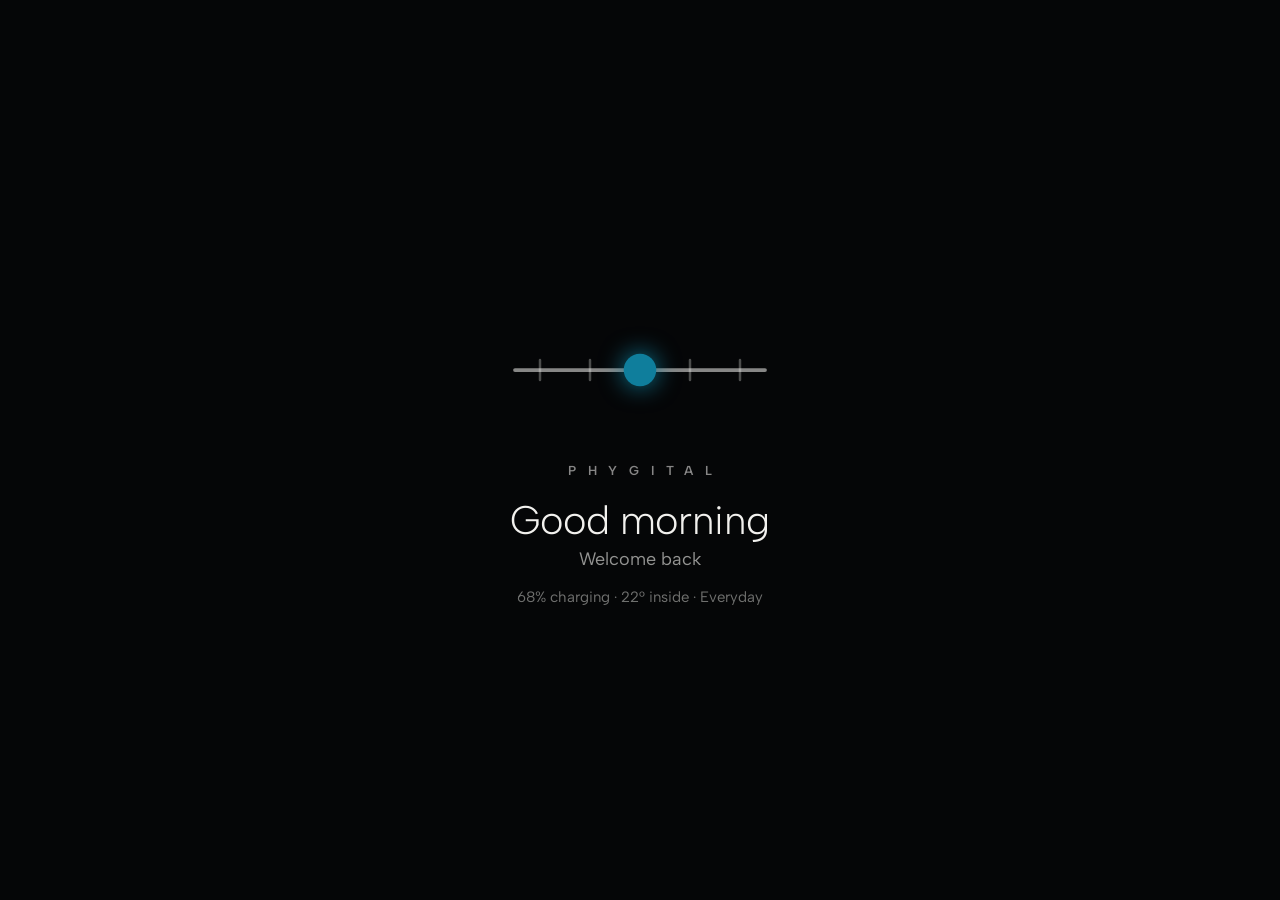
<file: releases/SK-2.1.0/sk2/index.html>
<!doctype html>
<html lang="en" data-theme="dark" data-accent="cyan">
<head>
<meta charset="utf-8">
<meta name="viewport" content="width=device-width, initial-scale=1, maximum-scale=1, user-scalable=no, viewport-fit=cover">
<meta name="apple-mobile-web-app-capable" content="yes">
<meta name="mobile-web-app-capable" content="yes">
<meta name="apple-mobile-web-app-status-bar-style" content="black-translucent">
<meta name="apple-mobile-web-app-title" content="Knob 2">
<meta name="theme-color" content="#0B0C0E">
<title>Sliding Knob 2 · PhygitalHMI</title>
<link rel="manifest" href="manifest.webmanifest">
<link rel="apple-touch-icon" href="icons/apple-touch-icon.png">
<link rel="icon" href="icons/icon-192.png">
<link rel="preconnect" href="https://fonts.googleapis.com">
<link rel="preconnect" href="https://fonts.gstatic.com" crossorigin>
<link rel="stylesheet" href="https://fonts.googleapis.com/css2?family=Albert+Sans:wght@300;400;500;600;700&family=Material+Symbols+Rounded:opsz,wght,FILL,GRAD@20..48,100..700,0..1,-50..200&display=block">
<link rel="stylesheet" href="../shared/tokens.css">
<link rel="stylesheet" href="../shared/hmi.css">
<link rel="stylesheet" href="../shared/researcher.css">
<link rel="stylesheet" href="../shared/boot.css">
<link rel="stylesheet" href="knob2.css">
</head>
<body>
<div id="app">
  <div id="stage">
    <div id="map" aria-hidden="true"></div>
    <nav id="rail" class="glass" aria-label="Status"></nav>
    <main id="main"></main>
  </div>
  <div id="bar" dir="ltr"></div>
  <div id="pop" hidden></div>
  <div id="toast" role="status" aria-live="polite"></div>
</div>
<script>window.HMI_CONFIG = { id: 'SK-2.1.0', line: 'SK2', name: 'Sliding Knob 2' };</script>
<script src="../shared/hmi.js"></script>
<script src="../shared/boot.js"></script>
<script src="../shared/tasks.js"></script>
<script src="../shared/logger.js"></script>
<script src="../shared/researcher.js"></script>
<script src="knob2.js"></script>
</body>
</html>
</file>
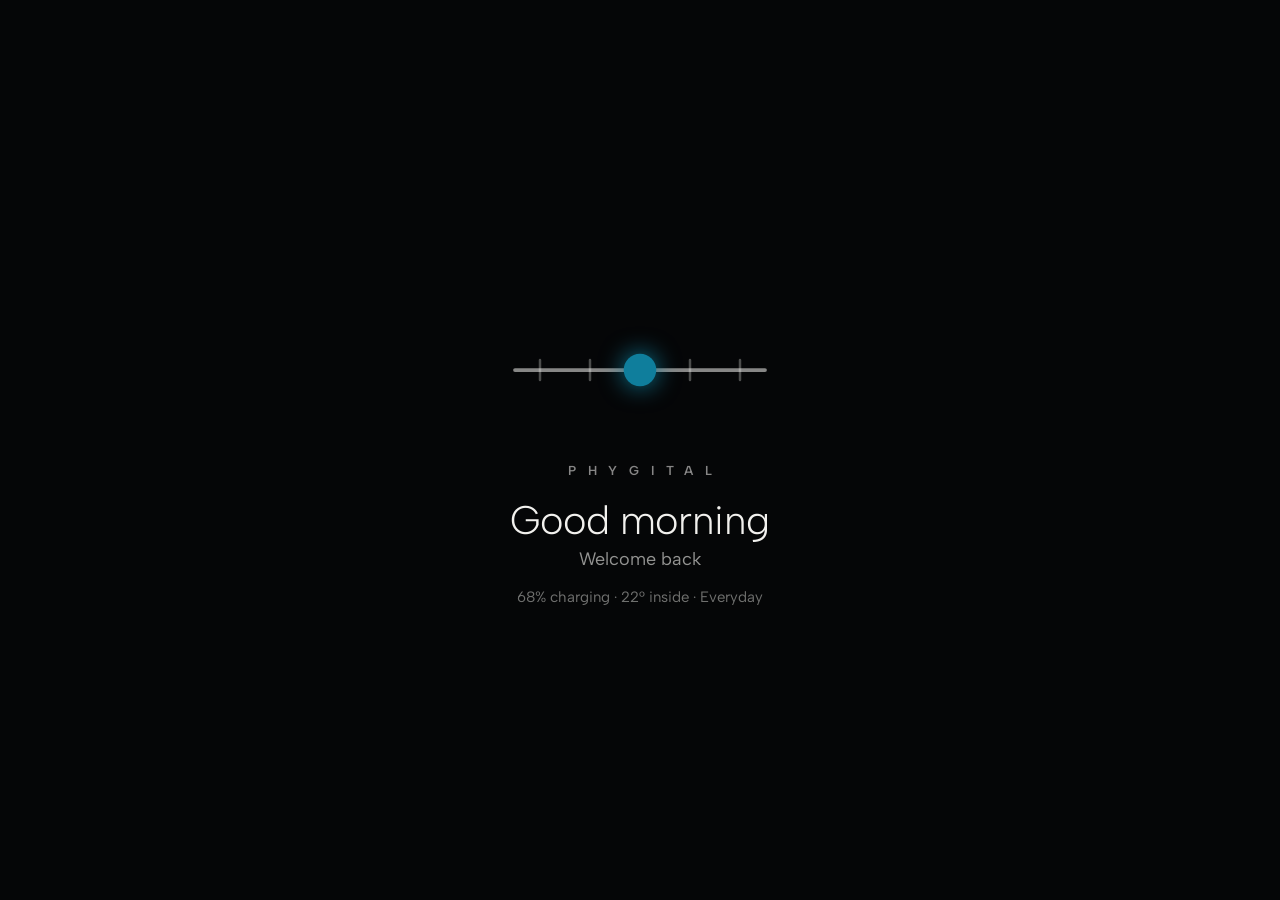
<file: releases/SK-2.1.1/sk2/index.html>
<!doctype html>
<html lang="en" data-theme="dark" data-accent="cyan">
<head>
<meta charset="utf-8">
<meta name="viewport" content="width=device-width, initial-scale=1, maximum-scale=1, user-scalable=no, viewport-fit=cover">
<meta name="apple-mobile-web-app-capable" content="yes">
<meta name="mobile-web-app-capable" content="yes">
<meta name="apple-mobile-web-app-status-bar-style" content="black-translucent">
<meta name="apple-mobile-web-app-title" content="Knob 2">
<meta name="theme-color" content="#0B0C0E">
<title>Sliding Knob 2 · PhygitalHMI</title>
<link rel="manifest" href="manifest.webmanifest">
<link rel="apple-touch-icon" href="icons/apple-touch-icon.png">
<link rel="icon" href="icons/icon-192.png">
<link rel="preconnect" href="https://fonts.googleapis.com">
<link rel="preconnect" href="https://fonts.gstatic.com" crossorigin>
<link rel="stylesheet" href="https://fonts.googleapis.com/css2?family=Albert+Sans:wght@300;400;500;600;700&family=Material+Symbols+Rounded:opsz,wght,FILL,GRAD@20..48,100..700,0..1,-50..200&display=block">
<link rel="stylesheet" href="../shared/tokens.css">
<link rel="stylesheet" href="../shared/hmi.css">
<link rel="stylesheet" href="../shared/researcher.css">
<link rel="stylesheet" href="../shared/boot.css">
<link rel="stylesheet" href="knob2.css">
</head>
<body>
<div id="app">
  <div id="stage">
    <div id="map" aria-hidden="true"></div>
    <nav id="rail" class="glass" aria-label="Status"></nav>
    <main id="main"></main>
  </div>
  <div id="bar" dir="ltr"></div>
  <div id="pop" hidden></div>
  <div id="toast" role="status" aria-live="polite"></div>
</div>
<script>window.HMI_CONFIG = { id: 'SK-2.1.1', line: 'SK2', name: 'Sliding Knob 2' };</script>
<script src="../shared/hmi.js"></script>
<script src="../shared/boot.js"></script>
<script src="../shared/tasks.js"></script>
<script src="../shared/logger.js"></script>
<script src="../shared/researcher.js"></script>
<script src="knob2.js"></script>
</body>
</html>
</file>
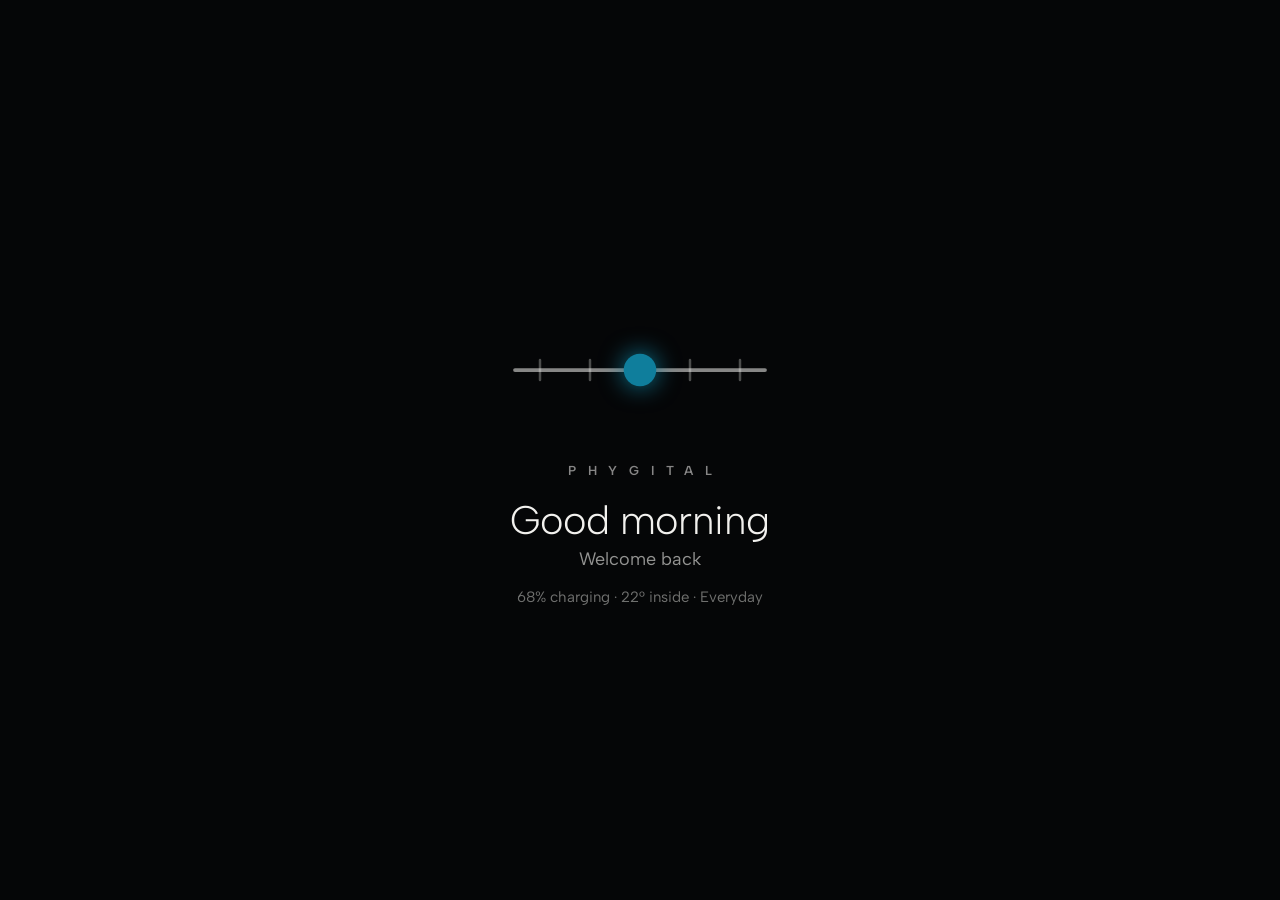
<file: releases/SK-2.1.2/sk2/index.html>
<!doctype html>
<html lang="en" data-theme="dark" data-accent="cyan">
<head>
<meta charset="utf-8">
<meta name="viewport" content="width=device-width, initial-scale=1, maximum-scale=1, user-scalable=no, viewport-fit=cover">
<meta name="apple-mobile-web-app-capable" content="yes">
<meta name="mobile-web-app-capable" content="yes">
<meta name="apple-mobile-web-app-status-bar-style" content="black-translucent">
<meta name="apple-mobile-web-app-title" content="Knob 2">
<meta name="theme-color" content="#0B0C0E">
<title>Sliding Knob 2 · PhygitalHMI</title>
<link rel="manifest" href="manifest.webmanifest">
<link rel="apple-touch-icon" href="icons/apple-touch-icon.png">
<link rel="icon" href="icons/icon-192.png">
<link rel="preconnect" href="https://fonts.googleapis.com">
<link rel="preconnect" href="https://fonts.gstatic.com" crossorigin>
<link rel="stylesheet" href="https://fonts.googleapis.com/css2?family=Albert+Sans:wght@300;400;500;600;700&family=Material+Symbols+Rounded:opsz,wght,FILL,GRAD@20..48,100..700,0..1,-50..200&display=block">
<link rel="stylesheet" href="../shared/tokens.css">
<link rel="stylesheet" href="../shared/hmi.css">
<link rel="stylesheet" href="../shared/researcher.css">
<link rel="stylesheet" href="../shared/boot.css">
<link rel="stylesheet" href="knob2.css">
</head>
<body>
<div id="app">
  <div id="stage">
    <div id="map" aria-hidden="true"></div>
    <nav id="rail" class="glass" aria-label="Status"></nav>
    <main id="main"></main>
  </div>
  <div id="bar" dir="ltr"></div>
  <div id="pop" hidden></div>
  <div id="toast" role="status" aria-live="polite"></div>
</div>
<script>window.HMI_CONFIG = { id: 'SK-2.1.2', line: 'SK2', name: 'Sliding Knob 2' };</script>
<script src="../shared/hmi.js"></script>
<script src="../shared/boot.js"></script>
<script src="../shared/tasks.js"></script>
<script src="../shared/logger.js"></script>
<script src="../shared/researcher.js"></script>
<script src="knob2.js"></script>
</body>
</html>
</file>
<file: shared/tokens.css>
/* PhygitalHMI design tokens — direction D.
   Shared by tb/ and sk/. Theme: <html data-theme="dark|light">. Accent: <html data-accent="cyan|amber|green|violet|coral">.
   Every accent has a dark and a light value, each checked for at least 3:1 against the card colour of its theme. */

:root {
  /* type */
  --font-ui: "Albert Sans", system-ui, sans-serif;
  --fs-caption: 13px;
  --fs-body: 16px;
  --fs-title: 24px;
  --fs-value: 28px;
  --fs-hero: 46px;

  /* shape and spacing */
  --r-chip: 22px;
  --r-tile: 18px;
  --r-card: 28px;
  --gap: 12px;
  --pad: 16px;
  --touch-min: 56px;          /* smallest touch target */
  --safe-top: 28px;           /* iPadOS top blur (~5 mm); researcher setting */

  /* bottom climate bar: always dark, in both themes */
  --bar-bg: #0B0C0E;
  --bar-pill: #17191C;
  --bar-tx: #EDEEF0;
  --bar-tx2: #A6ABB2;
  --bar-off: #3A3E44;

  /* semantic colours */
  --hot: #FF6159;
  --cool: #5AA2FF;
  --heat: #FF7A45;
  --heat-bg: rgba(255, 122, 69, .15);
  --vent: #5AA2FF;
  --vent-bg: rgba(90, 162, 255, .15);

  /* dark theme (default) */
  --map: #15181C;
  --map-road: #1E2227;
  --map-main: #2A2F35;
  --card: #1D2025;
  --card2: #24282E;
  --tile: #2D3238;
  --line: #30353C;
  --tx: #EDEEF0;
  --tx2: #A6ABB2;
  --tx3: #8A9098;
  --off: #40454C;
  --sel-bg: #EDEEF0;
  --sel-tx: #0B0C0E;
  --band: rgba(255, 255, 255, .08);
  --glass-bg: rgba(30, 33, 38, .55);
  --glass-edge: rgba(255, 255, 255, .10);
  --glass-shadow: inset 0 1px 0 rgba(255, 255, 255, .07), 0 14px 34px rgba(0, 0, 0, .30);
  --glass-blur: blur(24px) saturate(1.25);

  --acc: var(--acc-dark);
  --acc-bg: color-mix(in srgb, var(--acc) 16%, transparent);
}

[data-theme="light"] {
  --map: #E4E3DF;
  --map-road: #F4F3F0;
  --map-main: #FFFFFF;
  --card: #F3F2EF;
  --card2: #E9E8E4;
  --tile: #FBFAF8;
  --line: #D4D2CD;
  --tx: #151617;
  --tx2: #4C4F53;
  --tx3: #64676B;
  --off: #CFCDC8;
  --sel-bg: #151617;
  --sel-tx: #FFFFFF;
  --band: rgba(20, 22, 24, .07);
  --heat: #C2410C;
  --heat-bg: rgba(194, 65, 12, .12);
  --vent: #1D6FD1;
  --vent-bg: rgba(29, 111, 209, .12);
  --hot: #D9362B;
  --cool: #1D6FD1;
  --glass-bg: rgba(246, 245, 242, .58);
  --glass-edge: rgba(255, 255, 255, .75);
  --glass-shadow: inset 0 1px 0 rgba(255, 255, 255, .7), 0 14px 34px rgba(20, 22, 24, .10);

  --acc: var(--acc-light);
}

/* accent presets (default cyan) */
:root,
[data-accent="cyan"]   { --acc-dark: #4CC3E0; --acc-light: #0F7E9C; }
[data-accent="amber"]  { --acc-dark: #F2A93B; --acc-light: #B86E00; }
[data-accent="green"]  { --acc-dark: #5BD08A; --acc-light: #1E8A4C; }
[data-accent="violet"] { --acc-dark: #A89BFF; --acc-light: #5B4BD1; }
[data-accent="coral"]  { --acc-dark: #FF8A75; --acc-light: #C2412C; }

/* matte glass for cards floating over the map */
.glass {
  background: var(--glass-bg);
  -webkit-backdrop-filter: var(--glass-blur);
  backdrop-filter: var(--glass-blur);
  border: 1px solid var(--glass-edge);
  box-shadow: var(--glass-shadow);
}

/* icons: Material Symbols Rounded, weight 300 */
.ms {
  font-family: "Material Symbols Rounded";
  font-weight: normal;
  font-style: normal;
  font-size: 28px;
  line-height: 1;
  font-variation-settings: "wght" 300, "FILL" 0;
  -webkit-font-smoothing: antialiased;
  user-select: none;
}
</file>
<file: shared/hmi.css>
/* TB-3.0.0 layout and components. Colours come from ../shared/tokens.css */

* { box-sizing: border-box; }
:root { --sab: env(safe-area-inset-bottom, 0px); }
html, body { position: fixed; top: 0; left: 0; right: 0; height: var(--vh, 100%); margin: 0; overflow: hidden; background: var(--bar-bg); }
body {
  font-family: var(--font-ui); color: var(--tx); font-size: var(--fs-body);
  -webkit-user-select: none; user-select: none; -webkit-touch-callout: none;
  -webkit-tap-highlight-color: transparent; touch-action: manipulation; overscroll-behavior: none;
}
button { font: inherit; color: inherit; background: none; border: 0; padding: 0; cursor: pointer; touch-action: manipulation; }
button:focus-visible { outline: 2px solid var(--acc); outline-offset: 2px; }
[hidden] { display: none !important; }
svg.i { width: 32px; height: 32px; fill: none; stroke: currentColor; stroke-width: 1.6; stroke-linecap: round; stroke-linejoin: round; flex: none; }

#app { position: absolute; inset: 0; display: grid; grid-template-columns: minmax(0, 1fr); grid-template-rows: minmax(0, 1fr) calc(100px + var(--sab)); }

/* ---------- stage: map + rail + screen ---------- */
#stage { position: relative; overflow: hidden; border-radius: 28px 28px 0 0; background: var(--map); }
#map {
  position: absolute; inset: 0;
  background-color: var(--map);
  background-image:
    linear-gradient(var(--map-road) 2px, transparent 2px),
    linear-gradient(90deg, var(--map-road) 2px, transparent 2px),
    linear-gradient(var(--map-main) 7px, transparent 7px),
    linear-gradient(90deg, var(--map-main) 7px, transparent 7px);
  background-size: 70px 70px, 70px 70px, 350px 350px, 350px 350px;
  background-position: -20px -10px;
}
#rail {
  position: absolute; left: 16px; top: calc(var(--safe-top) + 16px); bottom: 16px; width: 84px;
  border-radius: 42px; display: flex; flex-direction: column; align-items: center; gap: 16px; padding: 22px 0 12px;
}
#rail .clock { font-size: 20px; font-weight: 600; letter-spacing: -.01em; }
#rail .wx { display: flex; align-items: center; gap: 3px; font-size: 14px; color: var(--tx2); }
#rail .wx .ms { font-size: 18px; color: var(--acc); font-variation-settings: "wght" 400, "FILL" 1; }
#rail .st { font-size: 24px; color: var(--tx2); }
#rail hr { width: 32px; height: 1px; border: 0; margin: 0; background: var(--line); }
#rail .rb { width: 60px; height: 60px; border-radius: 30px; display: grid; place-items: center; }
#rail .rb .ms { font-size: 30px; }
#rail .grow { flex: 1; }
#rail .lock { width: 64px; height: 64px; border-radius: 32px; display: grid; place-items: center; background: rgba(127, 127, 127, .14); }
#rail .lock.on { background: var(--tx); color: var(--card); }
#rail .lock .ms { font-size: 28px; }

#main { position: absolute; left: 116px; right: 16px; top: calc(var(--safe-top) + 16px); bottom: 16px; }
.scr { position: absolute; inset: 0; animation: enter .22s cubic-bezier(.2, .7, .2, 1); }
@keyframes enter { from { opacity: 0; transform: translateY(6px); } to { opacity: 1; transform: none; } }

/* ---------- home ---------- */
.media {
  position: absolute; left: 0; top: 0; bottom: 0; width: 330px; border-radius: var(--r-card);
  padding: 22px; display: flex; flex-direction: column; gap: 16px;
}
.media .top { display: flex; align-items: center; justify-content: space-between; }
.chip { height: 44px; padding: 0 14px 0 12px; border-radius: 22px; background: rgba(127, 127, 127, .14); display: flex; align-items: center; gap: 8px; font-size: 15px; font-weight: 500; }
.chip .ms { font-size: 20px; }
.iconbtn { width: 48px; height: 48px; border-radius: 24px; display: grid; place-items: center; color: var(--tx2); }
.art { width: 100%; aspect-ratio: 1; max-height: 286px; border-radius: 18px; flex: none; }
.media .title { font-size: 24px; font-weight: 600; letter-spacing: -.01em; white-space: nowrap; overflow: hidden; text-overflow: ellipsis; }
.media .artist { font-size: 16px; color: var(--tx2); margin-top: 2px; }
.prog { height: 4px; border-radius: 2px; background: rgba(127, 127, 127, .22); }
.prog i { display: block; height: 4px; border-radius: 2px; background: var(--tx); transition: width .9s linear; }
.times { display: flex; justify-content: space-between; margin-top: 6px; font-size: 12px; color: var(--tx3); font-variant-numeric: tabular-nums; }
.transport { display: flex; align-items: center; justify-content: space-between; padding: 0 14px; margin-top: auto; }
.transport button { width: 60px; height: 60px; display: grid; place-items: center; }
.transport .ms { font-size: 38px; font-variation-settings: "wght" 300, "FILL" 1; }
.transport .pp { width: 76px; height: 76px; border-radius: 38px; background: var(--sel-bg); color: var(--sel-tx); }
.search {
  position: absolute; left: 350px; top: 0; width: min(380px, calc(100% - 430px)); height: 60px; border-radius: 30px;
  padding: 0 20px; display: flex; align-items: center; gap: 12px; color: var(--tx2); font-size: 18px;
}
.search .ms { font-size: 26px; }
.zoom { position: absolute; right: 0; top: 0; display: flex; flex-direction: column; gap: 10px; }
.zoom button { width: 56px; height: 56px; border-radius: 28px; display: grid; place-items: center; }
.zoom .ms { font-size: 26px; }
.car { position: absolute; left: calc(330px + (100% - 330px) / 2 - 36px); top: calc(50% - 36px); width: 72px; height: 72px; border-radius: 50%; background: var(--acc-bg); display: grid; place-items: center; }
.car span { width: 44px; height: 44px; border-radius: 50%; background: var(--acc); color: #fff; display: grid; place-items: center; box-shadow: 0 0 0 3px var(--card); }
.car .ms { font-size: 26px; font-variation-settings: "wght" 500, "FILL" 1; }

/* ---------- climate ---------- */
.panel { position: absolute; inset: 0; border-radius: var(--r-card); background: var(--card); border: 1px solid var(--line); padding: 20px 22px 22px; display: flex; flex-direction: column; gap: 16px; }
.panel h1 { margin: 0; display: flex; align-items: center; gap: 10px; font-size: 26px; font-weight: 600; letter-spacing: -.01em; }
.panel h1 .ms { font-size: 30px; }
.panel .head { display: flex; align-items: center; justify-content: space-between; padding: 0 4px; }
.pill { display: flex; align-items: center; gap: 6px; height: 36px; padding: 0 14px; border-radius: 18px; background: var(--card2); font-size: 15px; color: var(--tx2); }
.pill .ms { font-size: 20px; }
.cgrid { flex: 1; min-height: 0; display: grid; grid-template-columns: minmax(220px, 250px) minmax(0, 1fr) minmax(220px, 250px); gap: 14px; }
.zone, .air { display: flex; flex-direction: column; gap: 12px; padding: 16px; border-radius: 22px; background: var(--card2); min-width: 0; min-height: 0; }
.zone .who { display: flex; align-items: center; gap: 8px; font-size: 16px; font-weight: 600; }
.zone .who .ms { font-size: 22px; }
.tiles { display: grid; grid-template-columns: repeat(2, minmax(0, 1fr)); gap: 10px; }
.tile {
  height: 104px; border-radius: var(--r-tile); background: var(--tile); color: var(--tx);
  display: flex; flex-direction: column; align-items: center; justify-content: center; gap: 6px;
  transition: background-color .18s, color .18s, box-shadow .18s;
}
.tile.wide { grid-column: span 2; }
.tile .lbl { font-size: 13px; color: var(--tx2); }
.tile.heat { background: var(--heat-bg); color: var(--heat); box-shadow: inset 0 0 0 1.5px var(--heat); }
.tile.vent { background: var(--vent-bg); color: var(--vent); box-shadow: inset 0 0 0 1.5px var(--vent); }
.tile.acc { background: var(--acc-bg); color: var(--acc); box-shadow: inset 0 0 0 1.5px var(--acc); }
.tile.heat .lbl, .tile.vent .lbl, .tile.acc .lbl { color: inherit; }
.tile.sel { background: var(--sel-bg); color: var(--sel-tx); }
.tile.sel .lbl { color: inherit; }
.tile .ms { font-size: 32px; }
.dashes { display: flex; gap: 3px; height: 3px; }
.dashes i { width: 12px; height: 3px; border-radius: 2px; background: var(--off); }
.dashes i.on { background: currentColor; }
.sec { display: flex; align-items: center; gap: 8px; font-size: 14px; color: var(--tx2); padding: 0 2px 8px; }
.sec .ms { font-size: 20px; }
.row4 { display: grid; grid-template-columns: repeat(4, minmax(0, 1fr)); gap: 8px; }
.row4 .tile { height: 92px; }
.fan { display: grid; grid-template-columns: 60px minmax(0, 1fr) 44px 60px; gap: 8px; align-items: center; height: 72px; padding: 0 6px; border-radius: var(--r-tile); background: var(--tile); }
.fan > button { height: 60px; border-radius: 14px; display: grid; place-items: center; }
.fan .ms { font-size: 30px; }
.fan .bars { display: flex; gap: 5px; align-items: flex-end; height: 36px; }
.fan .bars button { flex: 1; height: 100%; display: flex; align-items: flex-end; }
.fan .bars i { display: block; width: 100%; border-radius: 4px; background: var(--off); transition: background-color .18s; }
.fan .bars i.on { background: var(--acc); }
.fan .val { text-align: center; font-size: 24px; font-weight: 500; }

/* temperature wheel (iOS picker style) */
.wwrap { position: relative; height: 220px; border-radius: var(--r-tile); background: var(--tile); overflow: hidden; flex: none; }
.wwrap::before { content: ""; position: absolute; left: 10px; right: 10px; top: 50%; height: 52px; margin-top: -26px; border-radius: 14px; background: var(--band); pointer-events: none; }
.wheel {
  position: relative; height: 100%; overflow-y: auto; scroll-snap-type: y mandatory; scrollbar-width: none; perspective: 420px;
  overscroll-behavior: contain; -webkit-overflow-scrolling: touch; touch-action: pan-y;
  -webkit-mask-image: linear-gradient(transparent, #000 26%, #000 74%, transparent);
  mask-image: linear-gradient(transparent, #000 26%, #000 74%, transparent);
}
.wheel::-webkit-scrollbar { display: none; }
.wheel .sp { height: 88px; }
.wi { height: 44px; display: grid; place-items: center; scroll-snap-align: center; font-size: 40px; font-weight: 300; letter-spacing: -.02em; font-variant-numeric: tabular-nums; will-change: transform, opacity; }

/* ---------- settings ---------- */
.setwrap { position: absolute; inset: 0; overflow-y: auto; -webkit-overflow-scrolling: touch; overscroll-behavior: contain; touch-action: pan-y; padding-bottom: 24px; scrollbar-width: none; }
.setwrap::-webkit-scrollbar { display: none; }
.set { max-width: 760px; margin: 0 auto; display: flex; flex-direction: column; gap: 12px; }
.srow { display: flex; align-items: center; justify-content: space-between; gap: 16px; padding: 16px 20px; border-radius: 22px; background: var(--card); border: 1px solid var(--line); }
.srow .lbl { font-size: 18px; font-weight: 500; }
.srow .sub { font-size: 14px; color: var(--tx2); margin-top: 2px; }
.seg { display: flex; padding: 4px; gap: 4px; border-radius: 26px; background: var(--card2); }
.seg button { min-height: 52px; padding: 0 22px; border-radius: 22px; font-weight: 600; color: var(--tx2); display: flex; align-items: center; gap: 6px; }
.seg button.on { background: var(--sel-bg); color: var(--sel-tx); }
.seg .ms { font-size: 22px; }
.swatches { display: flex; gap: 10px; }
.swatches button { width: 56px; height: 56px; border-radius: 28px; display: grid; place-items: center; }
.swatches button span { width: 38px; height: 38px; border-radius: 19px; }
.swatches button.on { box-shadow: inset 0 0 0 2px var(--tx); }
.stepper { display: flex; align-items: center; gap: 6px; }
.stepper button { width: 56px; height: 56px; border-radius: 28px; background: var(--card2); display: grid; place-items: center; }
.stepper b { min-width: 64px; text-align: center; font-weight: 500; font-variant-numeric: tabular-nums; }
.about { padding: 4px 8px; font-size: 13px; color: var(--tx3); display: flex; justify-content: space-between; }

/* placeholder screens */
.soon { position: absolute; inset: 0; border-radius: var(--r-card); display: grid; place-items: center; text-align: center; color: var(--tx2); }
.soon .ms { font-size: 48px; color: var(--acc); }
.soon b { display: block; color: var(--tx); font-size: 22px; margin: 10px 0 4px; }

/* ---------- climate bar ---------- */
#bar {
  overflow: hidden; min-width: 0;
  display: flex; align-items: center; justify-content: space-between; gap: 8px;
  padding: 0 20px var(--sab); background: var(--bar-bg); color: var(--bar-tx);
}
#bar .grp { display: flex; align-items: center; gap: 6px; }
#bar .tpill { display: flex; align-items: center; height: 72px; padding: 0 4px; border-radius: 36px; background: var(--bar-pill); }
#bar .tpill > button { width: 56px; height: 64px; display: grid; place-items: center; }
#bar .tpill .ms { font-size: 34px; font-variation-settings: "wght" 500; }
#bar .down { color: var(--cool); }
#bar .up { color: var(--hot); }
#bar .tval { display: flex; flex-direction: column; align-items: center; min-width: 80px; }
#bar .tval b { display: flex; align-items: center; gap: 4px; font-size: 28px; font-weight: 500; line-height: 1; font-variant-numeric: tabular-nums; }
#bar .tval b .ms { font-size: 20px; font-variation-settings: "wght" 400; }
#bar .tval small { font-size: 11px; font-weight: 600; letter-spacing: .08em; color: var(--bar-tx2); margin-top: 3px; }
#bar .bb { width: 68px; height: 80px; display: flex; flex-direction: column; align-items: center; justify-content: center; gap: 6px; }
#bar .bb .ms { font-size: 32px; }
#bar .bb.heat { color: var(--heat); }
#bar .dashes i { width: 10px; background: var(--bar-off); }
#bar .dashes i.on { background: #FF7A45; }
#bar .dock { display: flex; align-items: center; gap: 2px; }
#bar .dock button { width: 64px; height: 80px; display: flex; flex-direction: column; align-items: center; justify-content: center; gap: 8px; }
#bar .dock u { width: 26px; height: 3px; border-radius: 2px; background: transparent; transition: background-color .18s; }
#bar .dock button.on u { background: var(--acc-dark); }
#bar .dock .div { width: 1px; height: 32px; margin: 0 8px; background: var(--bar-off); }

/* ---------- popover + toast ---------- */
#pop {
  position: absolute; right: 200px; bottom: calc(108px + var(--sab)); z-index: 20;
  display: flex; align-items: center; gap: 10px; padding: 10px; border-radius: 34px; color: var(--tx);
}
#pop button { width: 56px; height: 56px; border-radius: 28px; display: grid; place-items: center; background: rgba(127, 127, 127, .16); }
#pop .vb { width: 220px; height: 6px; border-radius: 3px; background: rgba(127, 127, 127, .25); }
#pop .vb i { display: block; height: 6px; border-radius: 3px; background: var(--tx); }
#pop b { min-width: 34px; text-align: center; font-variant-numeric: tabular-nums; }
#toast {
  position: absolute; left: 50%; top: calc(var(--safe-top) + 20px); z-index: 30; transform: translate(-50%, -8px); opacity: 0; pointer-events: none;
  display: flex; align-items: center; gap: 10px; padding: 10px 20px; border-radius: 99px; font-weight: 600; white-space: nowrap;
  background: var(--glass-bg); -webkit-backdrop-filter: var(--glass-blur); backdrop-filter: var(--glass-blur); border: 1px solid var(--glass-edge);
  transition: opacity .18s, transform .18s;
}
#toast.show { opacity: 1; transform: translate(-50%, 0); }
#toast .ms, #toast svg.i { font-size: 22px; width: 22px; height: 22px; color: var(--acc); }

@media (prefers-reduced-motion: reduce) { .scr { animation: none; } }

/* ---------- shared list pieces ---------- */
.list, .pcard { border-radius: var(--r-card); padding: 12px; display: flex; flex-direction: column; min-height: 0; min-width: 0; }
.list h2, .pcard h2, .srch h2 { margin: 6px 10px 6px; font-size: 14px; font-weight: 500; color: var(--tx2); }
.scroll { flex: 1; min-height: 0; overflow-y: auto; -webkit-overflow-scrolling: touch; overscroll-behavior: contain; }
.row { width: 100%; min-height: 64px; padding: 8px 12px; border-radius: 16px; display: flex; align-items: center; gap: 14px; text-align: left; }
.row.on { background: var(--acc-bg); }
.row > .ms { font-size: 26px; color: var(--tx2); }
.row .gr { flex: 1; min-width: 0; display: flex; flex-direction: column; }
.row .t1 { font-size: 17px; font-weight: 600; white-space: nowrap; overflow: hidden; text-overflow: ellipsis; }
.row .t1.miss { color: var(--hot); }
.row .t2 { font-size: 14px; color: var(--tx2); white-space: nowrap; overflow: hidden; text-overflow: ellipsis; }
.row .meta { font-size: 14px; color: var(--tx3); font-variant-numeric: tabular-nums; }
.row .meta .ms { font-size: 22px; color: var(--acc); }
.art.sm { width: 48px; height: 48px; border-radius: 10px; flex: none; }
.art.radio { display: grid; place-items: center; background: var(--tile); color: var(--tx2); }
.art.radio .ms { font-size: 72px; }
.av { width: 44px; height: 44px; border-radius: 50%; background: var(--tile); display: grid; place-items: center; font-weight: 700; color: var(--tx2); flex: none; }
.btn { min-height: 60px; padding: 0 22px; border-radius: 30px; display: inline-flex; align-items: center; justify-content: center; gap: 10px; font-weight: 600; background: var(--tile); }
.btn .ms { font-size: 24px; }
.btn.pri { background: var(--acc); color: var(--sel-tx); }
.btn.go { background: #2FB36B; color: #fff; }
.btn.dng { background: #E5484D; color: #fff; }
.btn .num { font-weight: 400; opacity: .85; font-variant-numeric: tabular-nums; }
.btn:disabled, .stc button:disabled { opacity: .35; }
.acts { display: flex; gap: 10px; }
.acts .btn { flex: 1; }
.sheet-bg { position: absolute; inset: 0; z-index: 15; background: rgba(0, 0, 0, .35); display: flex; align-items: flex-start; padding: 64px 0 0 0; border-radius: var(--r-card); }
.sheet { width: 420px; padding: 10px; border-radius: 24px; display: flex; flex-direction: column; gap: 4px; }
.sheet .sh { padding: 8px 12px; font-size: 14px; color: var(--tx2); }
.sheet .row > .ms:last-child { color: var(--acc); }

/* ---------- media ---------- */
.mgrid { position: absolute; inset: 0; display: grid; grid-template-columns: minmax(0, 1.15fr) minmax(0, 1fr); gap: 14px; }
.now { border-radius: var(--r-card); padding: 22px; display: flex; flex-direction: column; gap: 16px; min-height: 0; min-width: 0; }
.now .top { display: flex; }
.nbody { flex: 1; min-height: 0; display: flex; flex-direction: column; justify-content: center; gap: 20px; }
.nbody .art { width: min(100%, 300px); max-height: none; align-self: center; }
.nbody .title { font-size: 28px; font-weight: 600; letter-spacing: -.01em; }
.nbody .artist { font-size: 17px; color: var(--tx2); margin: 2px 0 14px; }
.fmbody { flex: 1; display: flex; flex-direction: column; justify-content: center; align-items: center; gap: 6px; }
.freq { font-size: 88px; font-weight: 300; letter-spacing: -.03em; line-height: 1; font-variant-numeric: tabular-nums; }
.freq small { font-size: 24px; color: var(--tx3); letter-spacing: 0; }
.fmbody .artist { font-size: 18px; color: var(--tx2); }
.transport.wide { padding: 0; }
.presets { display: grid; grid-template-columns: repeat(2, minmax(0, 1fr)); gap: 10px; padding: 6px; }
.presets .tile { height: 92px; }
.presets b { font-size: 24px; font-weight: 500; font-variant-numeric: tabular-nums; }

/* ---------- phone ---------- */
.pgrid { position: absolute; inset: 0; display: grid; grid-template-columns: 128px minmax(0, 1fr); gap: 14px; }
.ptabs { display: flex; flex-direction: column; gap: 10px; }
.ptabs .tile { height: 100px; }
.ptabs .tile .ms { font-size: 30px; }
.cdet { padding: 2px 12px 12px 70px; }
.kp { flex: 1; display: grid; grid-template-columns: minmax(0, 1fr) 320px; gap: 24px; padding: 18px; align-items: center; }
.kpd { display: flex; flex-direction: column; align-items: center; gap: 18px; }
.dnum { font-size: 44px; min-height: 56px; letter-spacing: .03em; font-variant-numeric: tabular-nums; }
.kpd .acts { width: 100%; max-width: 320px; }
.keys { display: grid; grid-template-columns: repeat(3, minmax(0, 1fr)); gap: 10px; }
.key { height: 68px; border-radius: 20px; background: var(--tile); font-size: 28px; font-weight: 500; }
.callscr { position: absolute; inset: 0; border-radius: var(--r-card); display: flex; flex-direction: column; align-items: center; justify-content: center; gap: 10px; }
.av.big { width: 120px; height: 120px; font-size: 42px; margin-bottom: 8px; }
.callscr .nm { font-size: 34px; font-weight: 600; }
.callscr .st { font-size: 18px; color: var(--tx2); font-variant-numeric: tabular-nums; }
.cbtns { display: flex; gap: 18px; margin-top: 22px; }
.cbtns .tile { width: 112px; height: 100px; }
.cbtns .tile .ms { font-size: 32px; }
.tile.end { background: #E5484D; color: #fff; }
.tile.end .lbl { color: #fff; }
#rail .rcall { width: 60px; height: 60px; border-radius: 30px; background: #2FB36B; color: #fff; display: grid; place-items: center; animation: pulse 1.6s ease-in-out infinite; }
#rail .rcall .ms { font-size: 28px; font-variation-settings: "wght" 500, "FILL" 1; }
@keyframes pulse { 50% { box-shadow: 0 0 0 8px rgba(47, 179, 107, .25); } }

/* ---------- navigation ---------- */
.search.navs { left: 0; width: 380px; }
.route { position: absolute; left: 0; top: 0; pointer-events: none; overflow: visible; }
.route polyline { fill: none; stroke-linecap: round; stroke-linejoin: round; }
.route .rglow { stroke: var(--acc); stroke-width: 18; opacity: .22; }
.route .rline { stroke: var(--acc); stroke-width: 8; }
.route .rdone { stroke: var(--off); stroke-width: 8; }
.pin { position: absolute; width: 44px; height: 44px; margin: -42px 0 0 -22px; color: #E5484D; pointer-events: none; }
.pin .ms { font-size: 44px; font-variation-settings: "wght" 400, "FILL" 1; }
.carM { position: absolute; left: 0; top: 0; width: 72px; height: 72px; margin: -36px 0 0 -36px; border-radius: 50%; background: var(--acc-bg); display: grid; place-items: center; will-change: transform; pointer-events: none; }
.carM span { width: 44px; height: 44px; border-radius: 50%; background: var(--acc); color: #fff; display: grid; place-items: center; box-shadow: 0 0 0 3px var(--card); }
.carM .ms { font-size: 26px; font-variation-settings: "wght" 500, "FILL" 1; }
.srch { position: absolute; left: 0; top: 0; bottom: 0; width: min(580px, 100%); border-radius: var(--r-card); padding: 12px; display: flex; flex-direction: column; gap: 8px; z-index: 2; }
.qrow { display: flex; gap: 8px; align-items: center; }
.qbox { flex: 1; height: 60px; border-radius: 30px; background: var(--tile); display: flex; align-items: center; gap: 8px; padding: 0 18px; font-size: 20px; }
.qbox .ms { font-size: 24px; color: var(--tx2); }
.qbox .ph { color: var(--tx3); }
.caret { width: 2px; height: 26px; background: var(--acc); animation: blink 1s steps(1) infinite; }
@keyframes blink { 50% { opacity: 0; } }
.empty { padding: 18px; color: var(--tx2); }
.kb { display: flex; flex-direction: column; gap: 6px; }
.kr { display: flex; gap: 6px; justify-content: center; }
.kb .key { flex: 1; max-width: 50px; height: 54px; font-size: 20px; border-radius: 12px; }
.kb .key.w { max-width: none; flex: 5; font-size: 16px; }
.kb .key.m { max-width: 96px; flex: 1.6; display: grid; place-items: center; }
.kb .key .ms { font-size: 24px; }
.ncard { position: absolute; left: 0; bottom: 0; width: 440px; border-radius: var(--r-card); padding: 20px; display: flex; flex-direction: column; gap: 14px; }
.ncard .t1 { font-size: 24px; font-weight: 600; }
.ncard .t2 { color: var(--tx2); }
.stats { display: flex; gap: 28px; }
.stats b { display: block; font-size: 28px; font-weight: 500; font-variant-numeric: tabular-nums; }
.stats span { font-size: 13px; color: var(--tx3); }
.man { position: absolute; left: 0; top: 0; border-radius: 24px; padding: 14px 22px; display: flex; align-items: center; gap: 16px; background: var(--acc); color: var(--sel-tx); max-width: 520px; }
.man .ms { font-size: 48px; font-variation-settings: "wght" 500; }
.man b { display: block; font-size: 30px; font-weight: 600; font-variant-numeric: tabular-nums; }
.man span { font-size: 17px; }

/* ---------- vehicle ---------- */
.panel .seg button { min-height: 48px; padding: 0 18px; }
#rail .batt-rail { display: flex; flex-direction: column; align-items: center; gap: 0; font-size: 13px; color: var(--tx2); font-variant-numeric: tabular-nums; }
#rail .batt-rail .ms { font-size: 24px; }
#rail .batt-rail.chg .ms { color: var(--acc); }
.vgrid { flex: 1; min-height: 0; display: grid; grid-template-columns: 220px minmax(0, 1fr); gap: 14px; }
.modes { display: flex; flex-direction: column; gap: 10px; }
.modes .tile { height: auto; flex: 1; }
.modes .tile .ms { font-size: 34px; }
.modes .tile .lbl { font-size: 15px; font-weight: 500; }
.vhero, .vside { display: flex; flex-direction: column; gap: 16px; padding: 22px; border-radius: 22px; background: var(--card2); min-width: 0; min-height: 0; }
.vtitle { display: flex; align-items: center; gap: 18px; }
.vtitle > .ms { font-size: 56px; color: var(--acc); }
.vtitle h2 { margin: 0; font-size: 40px; font-weight: 600; letter-spacing: -.02em; }
.vtitle p { margin: 4px 0 0; color: var(--tx2); font-size: 16px; line-height: 1.5; }
.pill.big { height: 44px; align-self: flex-start; font-size: 16px; padding: 0 18px; border-radius: 22px; background: var(--tile); }
.pill.big b { color: var(--tx); font-weight: 600; margin-left: 4px; }
.stcs { margin-top: auto; display: grid; grid-template-columns: repeat(3, minmax(0, 1fr)); gap: 12px; }
.stcs.four { grid-template-columns: repeat(4, minmax(0, 1fr)); }
#bar .tval.off b { opacity: .35; }
#bar .tval.off small { color: var(--hot); }
.stc { display: grid; grid-template-columns: 52px minmax(0, 1fr) 52px; align-items: center; height: 124px; border-radius: var(--r-tile); background: var(--tile); }
.stc > button { height: 100%; display: grid; place-items: center; }
.stc > button .ms { font-size: 30px; }
.stc > div { display: flex; flex-direction: column; align-items: center; gap: 6px; text-align: center; }
.stc .lbl { font-size: 13px; color: var(--tx2); }
.stc b { font-size: 20px; font-weight: 600; letter-spacing: .04em; }
.stc .dashes i { width: 16px; }
.stc .dashes i.on { background: var(--acc); }
.stc.wide b { font-size: 36px; font-weight: 400; letter-spacing: 0; }
.stc .hint { font-size: 13px; color: var(--tx3); }
.cgrid2 { flex: 1; min-height: 0; display: grid; grid-template-columns: minmax(0, 1.35fr) minmax(0, 1fr); gap: 14px; }
.socrow { display: flex; align-items: flex-end; justify-content: space-between; gap: 16px; }
.soc { font-size: 96px; font-weight: 300; letter-spacing: -.03em; line-height: .9; font-variant-numeric: tabular-nums; }
.soc small { font-size: 32px; color: var(--tx2); letter-spacing: 0; }
.socmeta { text-align: right; }
.socmeta b { display: block; font-size: 28px; font-weight: 500; }
.socmeta span { color: var(--tx3); font-size: 14px; }
.battbar { position: relative; height: 30px; border-radius: 15px; background: var(--tile); overflow: visible; }
.battbar i { display: block; height: 100%; border-radius: 15px; background: var(--acc); transition: width .9s linear; }
.battbar .lim { position: absolute; top: -6px; bottom: -6px; width: 3px; margin-left: -1px; border-radius: 2px; background: var(--tx); }
.battlbl { display: flex; justify-content: space-between; font-size: 13px; color: var(--tx3); }
.cstat { display: flex; align-items: center; gap: 8px; font-size: 17px; color: var(--tx2); }
.cstat .ms { font-size: 24px; }
.cstat.on { color: var(--acc); }
.vhero .acts { margin-top: auto; }
.tile.wide2 { height: 104px; }
.tile.wide2 .dashes i.on, .tile.acc .dashes i.on { background: currentColor; }
.kv { margin-top: auto; display: grid; grid-template-columns: repeat(3, minmax(0, 1fr)); gap: 10px; }
.kv > div { padding: 14px; border-radius: 16px; background: var(--tile); }
.kv b { display: block; font-size: 22px; font-weight: 500; }
.kv span { font-size: 13px; color: var(--tx3); }
</file>
<file: shared/researcher.css>
/* Researcher mode — deliberately amber and plain, so it is never mistaken for the HMI. */
#rp { position: fixed; inset: 0; z-index: 200; background: rgba(0, 0, 0, .5); display: flex; justify-content: flex-end; font-family: system-ui, sans-serif; }
#rp[hidden], #rovl[hidden] { display: none !important; }
#rp .rpi { width: min(600px, 100%); height: 100%; background: #15130E; color: #EDE6D6; border-left: 2px solid #F2B84B; display: flex; flex-direction: column; font-size: 15px; -webkit-user-select: text; user-select: text; }
#rp header { display: flex; align-items: center; justify-content: space-between; padding: calc(var(--safe-top, 0px) + 14px) 18px 14px; border-bottom: 1px solid #3A3222; }
#rp header b { color: #F2B84B; letter-spacing: .06em; text-transform: uppercase; font-size: 13px; }
#rp .rbody { overflow-y: auto; -webkit-overflow-scrolling: touch; padding: 14px 18px calc(var(--sab, 0px) + 18px); display: flex; flex-direction: column; gap: 20px; flex: 1; }
#rp h4 { margin: 0 0 8px; font-size: 12px; letter-spacing: .08em; text-transform: uppercase; color: #A89877; }
#rp section { display: flex; flex-direction: column; gap: 10px; }
#rp .rfr { display: flex; gap: 10px; flex-wrap: wrap; align-items: flex-end; }
#rp label { display: flex; flex-direction: column; gap: 4px; font-size: 13px; color: #A89877; flex: 1; min-width: 140px; }
#rp label.sm { flex: 0 1 110px; min-width: 100px; }
#rp input { font: inherit; font-size: 16px; background: #221E15; border: 1px solid #3A3222; color: #EDE6D6; border-radius: 10px; padding: 10px 12px; }
#rp .rb { min-height: 44px; padding: 0 14px; border: 0; border-radius: 10px; background: #2A2419; color: #EDE6D6; font: inherit; font-weight: 600; font-size: 14px; cursor: pointer; }
#rp .rb.a { background: #F2B84B; color: #241A04; }
#rp .rb.x { background: #4A1F1C; color: #FFD9D6; }
#rp .rb:disabled { opacity: .4; }
#rp .rnote { margin: 0; color: #A89877; font-size: 13px; line-height: 1.5; }
#rp .rlive { background: #2A1F0B; border: 1px solid #F2B84B; border-radius: 12px; padding: 12px; display: flex; flex-direction: column; gap: 8px; }
#rp .rtl { display: flex; flex-direction: column; gap: 6px; }
#rp .rtr { display: grid; grid-template-columns: 52px 1fr auto; gap: 10px; align-items: center; background: #1D1A12; border-radius: 10px; padding: 8px 10px; }
#rp .rc { font-weight: 700; color: #F2B84B; display: flex; flex-direction: column; }
#rp .rc small { font-size: 11px; font-weight: 500; color: #A89877; }
#rp .rd { font-size: 14px; }
#rp .rtw { overflow-x: auto; border: 1px solid #3A3222; border-radius: 10px; }
#rp table { border-collapse: collapse; width: 100%; font-size: 13px; font-variant-numeric: tabular-nums; }
#rp th, #rp td { padding: 7px 9px; text-align: left; border-bottom: 1px solid #2A2419; white-space: nowrap; }
#rp th { color: #A89877; font-weight: 600; }
.res-success { color: #5BD08A; }
.res-timeout, .res-abandoned { color: #F0605A; }

/* instruction overlay */
#rovl { position: fixed; inset: 0; z-index: 150; background: rgba(5, 6, 7, .95); display: flex; align-items: center; justify-content: center; padding: 24px; color: #F2F1EE; font-family: var(--font-ui, system-ui), sans-serif; }
#rovl .rbox { max-width: 760px; text-align: center; display: flex; flex-direction: column; gap: 28px; align-items: center; }
#rovl .rk { color: #8A9098; font-size: 15px; letter-spacing: .08em; text-transform: uppercase; }
#rovl .rq { font-size: clamp(28px, 4vw, 42px); line-height: 1.4; font-weight: 600; text-wrap: balance; }
#rovl .rn { color: #A6ABB2; font-size: 18px; }
#rovl .rgo { min-width: 260px; min-height: 80px; border: 0; border-radius: 40px; background: var(--acc, #4CC3E0); color: #0B0C0E; font: inherit; font-size: 24px; font-weight: 600; cursor: pointer; }
#rovl.pass { background: transparent; pointer-events: none; }
#rovl .rdone { width: 150px; height: 150px; border-radius: 50%; background: rgba(91, 208, 138, .18); color: #5BD08A; display: grid; place-items: center; animation: rpop .9s ease forwards; }
#rovl .rdone .ms { font-size: 84px; font-variation-settings: "wght" 500; }
@keyframes rpop { 0% { transform: scale(.7); opacity: 0; } 25% { transform: scale(1); opacity: 1; } 80% { opacity: 1; } 100% { opacity: 0; } }

/* occlusion shutter: blocks the view, never the touch */
#rocc { position: fixed; inset: 0; z-index: 140; background: #000; opacity: 0; pointer-events: none; }
#rocc.on { opacity: 1; }

/* participants */
#rp textarea { font: inherit; font-size: 16px; background: #221E15; border: 1px solid #3A3222; color: #EDE6D6; border-radius: 10px; padding: 10px 12px; resize: vertical; }
#rp label.wide { flex-basis: 100%; }
#rp .pfl { display: flex; flex-direction: column; gap: 6px; font-size: 13px; color: #A89877; }
#rp .pfl .rb { min-height: 40px; }
#rp .pform { background: #1D1A12; border: 1px solid #3A3222; border-radius: 12px; padding: 12px; }
#rp .pcur { display: flex; flex-direction: column; gap: 4px; background: #1D1A12; border-left: 3px solid #5BD08A; border-radius: 10px; padding: 10px 12px; }
#rp .pcur.warn { border-left-color: #F0605A; }
#rp .pcur b { font-size: 16px; color: #EDE6D6; }
#rp .pcur span { font-size: 13px; color: #A89877; }
#rp tr.on td { background: #2A1F0B; }
#rp td.pact { display: flex; gap: 6px; }
#rp td.pact .rb { min-height: 36px; padding: 0 10px; font-size: 13px; }

/* Ch5 run */
#rp .rnext { min-height: 56px; font-size: 15px; text-align: left; padding: 0 16px; }
#rp .rrep { display: block; font-size: 12px; color: #A89877; margin-top: 2px; }
#rp .rrep.ok { color: #5BD08A; }
#rp details.rmore summary { cursor: pointer; color: #A89877; font-size: 13px; padding: 6px 0; }
/* start-of-task flash (video sync) */
#rflash { position: fixed; inset: 0; z-index: 500; background: #fff; opacity: 0; pointer-events: none; }
#rflash.go { animation: rflash .25s ease-out; }
@keyframes rflash { 0% { opacity: 1; } 100% { opacity: 0; } }

/* automatic session */
#rp .rrun { min-height: 60px; font-size: 16px; }
#rovl .rcd { color: #A6ABB2; font-size: 20px; }
#rovl .rcd b { color: var(--acc, #4CC3E0); font-size: 28px; font-variant-numeric: tabular-nums; }
#rovl .rstop { min-height: 44px; padding: 0 20px; border-radius: 22px; border: 1px solid rgba(242, 241, 238, .25); background: transparent; color: #A6ABB2; font: inherit; font-size: 15px; }
#rovl .rgo.rsec { background: transparent; border: 1px solid rgba(242, 241, 238, .3); color: #F2F1EE; font-size: 18px; min-height: 60px; }
</file>
<file: shared/boot.css>
/* start-up animation (boot.js) */
#boot {
  position: fixed; inset: 0; z-index: 400; background: #050607; color: #F2F1EE;
  display: flex; flex-direction: column; align-items: center; justify-content: center; gap: 18px;
  font-family: var(--font-ui, system-ui), sans-serif; transition: opacity .5s ease;
  --acc-b: var(--acc, #4CC3E0);
}
#boot.out { opacity: 0; pointer-events: none; }
#boot .b-logo { width: 300px; height: 150px; overflow: visible; }
#boot .b-rail { stroke: rgba(242, 241, 238, .55); stroke-width: 3; stroke-linecap: round; stroke-dasharray: 200; stroke-dashoffset: 200; }
#boot .b-gates line { stroke: rgba(242, 241, 238, .3); stroke-width: 2; stroke-linecap: round; opacity: 0; }
#boot .b-knob { fill: var(--acc-b); filter: drop-shadow(0 0 10px var(--acc-b)); transform: translateX(-100px); opacity: 0; }
#boot .b-ring { fill: none; stroke: var(--acc-b); stroke-width: 2; opacity: 0; transform-origin: 120px 60px; }
#boot .b-word { font-size: 13px; font-weight: 600; letter-spacing: .9em; margin-right: -.9em; color: rgba(242, 241, 238, .55); opacity: 0; }
#boot .b-hello { display: flex; flex-direction: column; align-items: center; gap: 4px; opacity: 0; transform: translateY(10px); }
#boot .b-hello b { font-size: 40px; font-weight: 300; letter-spacing: -.01em; }
#boot .b-hello span { font-size: 18px; color: rgba(242, 241, 238, .6); }
#boot .b-info { font-size: 15px; color: rgba(242, 241, 238, .45); font-variant-numeric: tabular-nums; opacity: 0; }

#boot.go .b-rail { animation: b-draw .7s .15s cubic-bezier(.4, 0, .2, 1) forwards; }
#boot.go .b-gates line { animation: b-fade .3s forwards; }
#boot.go .b-gates line:nth-child(1) { animation-delay: .55s; }
#boot.go .b-gates line:nth-child(2) { animation-delay: .62s; }
#boot.go .b-gates line:nth-child(3) { animation-delay: .69s; }
#boot.go .b-gates line:nth-child(4) { animation-delay: .76s; }
#boot.go .b-gates line:nth-child(5) { animation-delay: .83s; }
#boot.go .b-knob { animation: b-slide .9s .7s cubic-bezier(.2, .8, .2, 1) forwards; }
#boot.go .b-ring { animation: b-pulse 1s 1.5s ease-out forwards; }
#boot.go .b-word { animation: b-fade .6s 1.45s forwards; }
#boot.go .b-hello { animation: b-up .6s 1.8s cubic-bezier(.2, .8, .2, 1) forwards; }
#boot.go .b-info { animation: b-fade .6s 2.2s forwards; }

@keyframes b-draw { to { stroke-dashoffset: 0; } }
@keyframes b-fade { to { opacity: 1; } }
@keyframes b-slide { 0% { opacity: 0; transform: translateX(-100px); } 15% { opacity: 1; } 100% { opacity: 1; transform: none; } }
@keyframes b-pulse { 0% { opacity: .9; transform: scale(.6); } 100% { opacity: 0; transform: scale(2.6); } }
@keyframes b-up { to { opacity: 1; transform: none; } }

@media (prefers-reduced-motion: reduce) {
  #boot .b-rail { stroke-dashoffset: 0; }
  #boot .b-gates line, #boot .b-knob, #boot .b-word, #boot .b-hello, #boot .b-info { opacity: 1; transform: none; animation: none !important; }
}
</file>
<file: sk/knob.css>
/* Sliding Knob digital layer: edge colour, fading guide, value pop-up. */
html.knob-nocursor, html.knob-nocursor * { cursor: none !important; }

/* edge colour: a strip on the screen's lower edge, right above the physical rail */
#kEdge { position: fixed; left: 0; right: 0; bottom: 0; height: 6px; z-index: 60; display: grid; grid-template-columns: repeat(5, 1fr); gap: 6px; padding: 0 6px; pointer-events: none; }
#kEdge i { display: block; border-radius: 3px 3px 0 0; background: rgba(255, 255, 255, .08); transition: background-color .2s, box-shadow .2s; }

/* arc dial: a half disc growing from the bottom edge above the knob; values sit on the arc like a dial */
#kArc {
  --aw: 460px;
  position: fixed; bottom: 6px; left: 50%; z-index: 56; width: var(--aw); height: calc(var(--aw) / 2); margin-left: calc(var(--aw) / -2);
  border-radius: calc(var(--aw) / 2) calc(var(--aw) / 2) 0 0; overflow: hidden;
  background: color-mix(in srgb, var(--card) 92%, transparent); -webkit-backdrop-filter: var(--glass-blur); backdrop-filter: var(--glass-blur);
  border: 1px solid var(--glass-edge); border-bottom: 0;
  box-shadow: inset 0 2px 0 color-mix(in srgb, var(--gc) 70%, transparent), 0 -10px 40px color-mix(in srgb, var(--gc) 18%, transparent), var(--glass-shadow);
  pointer-events: none; opacity: 0; transform: translateY(40%) scale(.92); transform-origin: 50% 100%;
  transition: opacity .22s, transform .28s cubic-bezier(.2, .8, .2, 1), left .28s cubic-bezier(.2, .8, .2, 1);
}
#kArc.show { opacity: 1; transform: none; }
#kArc .ka-items { position: absolute; left: 50%; bottom: 0; width: 0; height: 0; }
#kArc .ka-i {
  position: absolute; left: 0; top: 0; max-width: 150px; white-space: nowrap; overflow: hidden; text-overflow: ellipsis;
  font-size: 34px; font-weight: 400; letter-spacing: -.01em; color: var(--tx); font-variant-numeric: tabular-nums;
  transition: transform .26s cubic-bezier(.2, .8, .2, 1), opacity .26s, color .2s;
}
#kArc .ka-i.on { color: var(--tx); font-weight: 500; }
#kArc .ka-items.snap .ka-i { transition: none; }
#kArc .ka-items.txt .ka-i { font-size: 24px; max-width: 200px; }
#kArc .ka-mid { position: absolute; left: 50%; bottom: 34px; transform: translateX(-50%); width: 230px; display: flex; flex-direction: column; align-items: center; gap: 4px; text-align: center; }
#kArc .ka-head { display: flex; align-items: center; justify-content: center; gap: 6px; font-size: 14px; font-weight: 600; color: var(--tx2); white-space: nowrap; }
#kArc .ka-head .ms { font-size: 20px; color: var(--gc); }
#kArc .ka-head svg.i { width: 20px; height: 20px; color: var(--gc); }
#kArc .ka-head em { font-style: normal; font-size: 11px; font-weight: 700; letter-spacing: .06em; text-transform: uppercase; color: var(--gc); margin-left: 4px; }
#kArc .ka-sub { font-size: 12px; color: var(--tx3); max-width: 230px; white-space: nowrap; overflow: hidden; text-overflow: ellipsis; }
#kArc .ka-knob { position: absolute; left: 50%; bottom: 0; width: 64px; height: 18px; margin-left: -32px; border-radius: 32px 32px 0 0; background: var(--gc); box-shadow: 0 0 18px var(--gc); }

/* gesture hints: shown above the arc when the knob arrives at a position */
#kHint {
  position: fixed; left: 50%; bottom: calc(6px + 230px + 10px); z-index: 56; transform: translate(-50%, 6px);
  display: flex; flex-wrap: wrap; justify-content: center; gap: 6px; width: 520px; max-width: calc(100vw - 32px);
  pointer-events: none; opacity: 0; transition: opacity .22s, transform .22s, left .28s cubic-bezier(.2, .8, .2, 1);
}
#kHint.show { opacity: 1; transform: translate(-50%, 0); }
#kHint span {
  padding: 6px 11px; border-radius: 14px; font-size: 13px; color: var(--tx2); white-space: nowrap;
  background: var(--glass-bg); -webkit-backdrop-filter: var(--glass-blur); backdrop-filter: var(--glass-blur); border: 1px solid var(--glass-edge);
}
#kHint b { color: var(--gc); font-weight: 600; }
@media (prefers-reduced-motion: reduce) { #kArc, #kArc .ka-i, #kHint { transition: none; } }
#kDbg { position: fixed; top: 40px; right: 8px; z-index: 300; margin: 0; padding: 8px 10px; max-width: 520px; font: 11px/1.4 ui-monospace, monospace; color: #9f9; background: rgba(0,0,0,.8); border-radius: 8px; pointer-events: none; white-space: pre; }

/* knob tutorial (Settings → Knob · tutorial) */
#kTut { position: fixed; inset: 0; z-index: 300; display: flex; align-items: center; justify-content: center; padding: 24px;
  background: rgba(5, 6, 7, .78); -webkit-backdrop-filter: blur(14px); backdrop-filter: blur(14px); opacity: 0; transition: opacity .3s; }
#kTut[hidden] { display: none; }
#kTut.show { opacity: 1; }
#kTut .kt-card { width: min(560px, 100%); display: flex; flex-direction: column; align-items: center; text-align: center; gap: 10px; color: #F2F1EE; }
#kTut .kt-art { width: 100%; max-width: 440px; overflow: visible; }
#kTut .kt-rail { stroke: rgba(242, 241, 238, .35); stroke-width: 4; stroke-linecap: round; }
#kTut .kt-gate { stroke: rgba(242, 241, 238, .22); stroke-width: 2; stroke-linecap: round; }
#kTut .kt-fill { fill: #2A2E35; stroke: var(--acc); stroke-width: 3; transition: fill .2s; }
#kTut .kt-hold { fill: none; stroke: var(--acc); stroke-width: 4; stroke-linecap: round; stroke-dasharray: 100; stroke-dashoffset: 100; opacity: 0; transform: rotate(-90deg); transform-origin: 180px 95px; }
#kTut .kt-turn, #kTut .kt-turn-h { fill: none; stroke: var(--acc); stroke-width: 3.5; stroke-linecap: round; stroke-linejoin: round; opacity: 0; }
#kTut .kt-down, #kTut .kt-left { fill: none; stroke: var(--acc); stroke-width: 3.5; stroke-linecap: round; stroke-linejoin: round; opacity: 0; }
#kTut .kt-knob { transform-origin: 180px 95px; }
#kTut .kt-dots { display: flex; gap: 8px; margin-top: 6px; }
#kTut .kt-dots i { width: 8px; height: 8px; border-radius: 4px; background: rgba(242, 241, 238, .2); transition: background .2s, width .2s; }
#kTut .kt-dots i.cur { width: 22px; background: var(--acc); }
#kTut .kt-dots i.ok { background: rgba(242, 241, 238, .6); }
#kTut .kt-t { margin: 8px 0 0; font-size: 34px; font-weight: 400; letter-spacing: -.01em; }
#kTut .kt-s { margin: 0; font-size: 17px; line-height: 1.45; color: rgba(242, 241, 238, .62); max-width: 440px; }
#kTut .kt-skip { margin-top: 14px; padding: 12px 26px; min-height: 48px; border-radius: 24px; border: 1px solid rgba(242, 241, 238, .25); background: transparent; color: rgba(242, 241, 238, .75); font: inherit; font-size: 15px; }
#kTut.ok .kt-fill { fill: var(--acc); }
#kTut.ok .kt-t { color: var(--acc); }

#kTut[data-step="slide"] .kt-knob { animation: kt-slide 2s ease-in-out infinite; }
#kTut[data-step="slide"] .kt-left { opacity: 1; animation: kt-nudge 2s ease-in-out infinite; }
#kTut[data-step="turn"] .kt-turn, #kTut[data-step="turn"] .kt-turn-h,
#kTut[data-step="hturn"] .kt-turn, #kTut[data-step="hturn"] .kt-turn-h { opacity: 1; }
#kTut[data-step="turn"] .kt-knob, #kTut[data-step="hturn"] .kt-knob { animation: kt-rot 1.6s ease-in-out infinite; }
#kTut[data-step="press"] .kt-down, #kTut[data-step="hturn"] .kt-down, #kTut[data-step="long"] .kt-down { opacity: 1; }
#kTut[data-step="press"] .kt-fill { animation: kt-press 1.2s ease-in-out infinite; transform-origin: 180px 95px; }
#kTut[data-step="hturn"] .kt-fill { fill: #3A404A; }
#kTut[data-step="long"] .kt-hold { opacity: 1; animation: kt-hold 1.8s ease-in-out infinite; }
#kTut[data-step="long"] .kt-fill { fill: #3A404A; }
#kTut[data-step="done"] .kt-fill { fill: var(--acc); }

@keyframes kt-slide { 0%, 15% { transform: translateX(0); } 55%, 80% { transform: translateX(-150px); } 100% { transform: translateX(0); } }
@keyframes kt-nudge { 0%, 100% { transform: translateX(0); opacity: .9; } 50% { transform: translateX(-10px); opacity: .4; } }
@keyframes kt-rot { 0%, 100% { transform: rotate(-18deg); } 50% { transform: rotate(18deg); } }
@keyframes kt-press { 0%, 100% { transform: scale(1); } 40% { transform: scale(.86); } }
@keyframes kt-hold { 0% { stroke-dashoffset: 100; } 70%, 100% { stroke-dashoffset: 0; } }
@media (prefers-reduced-motion: reduce) { #kTut * { animation: none !important; } }

/* notch calibration */
#kCal { position: fixed; inset: 0; z-index: 320; display: flex; align-items: center; justify-content: center; background: rgba(5, 6, 7, .8); }
#kCal[hidden] { display: none; }
#kCal .kc-box { display: flex; flex-direction: column; align-items: center; gap: 12px; padding: 28px 34px; border-radius: 26px; background: #15171B; color: #F2F1EE; text-align: center; }
#kCal b { font-size: 24px; font-weight: 500; }
#kCal span { font-size: 16px; color: rgba(242, 241, 238, .65); }
#kCal .kc-dots { display: flex; gap: 10px; }
#kCal .kc-dots i { width: 14px; height: 14px; border-radius: 7px; background: rgba(242, 241, 238, .2); }
#kCal .kc-dots i.ok { background: var(--acc); }
#kCal button { margin-top: 6px; min-height: 48px; padding: 0 24px; border-radius: 24px; border: 1px solid rgba(242, 241, 238, .25); background: transparent; color: inherit; font: inherit; }
.rowr { display: flex; align-items: center; gap: 10px; }
</file>
<file: sk2/knob2.css>
/* Sliding Knob digital layer: edge colour, fading guide, value pop-up. */
html.knob-nocursor, html.knob-nocursor * { cursor: none !important; }

/* edge colour: a strip on the screen's lower edge, right above the physical rail */
#kEdge { position: fixed; left: 0; right: 0; bottom: 0; height: 6px; z-index: 60; display: grid; grid-template-columns: repeat(5, 1fr); gap: 6px; padding: 0 6px; pointer-events: none; }
#kEdge i { display: block; border-radius: 3px 3px 0 0; background: rgba(255, 255, 255, .08); transition: background-color .2s, box-shadow .2s; }

/* arc dial: a half disc growing from the bottom edge above the knob; values sit on the arc like a dial */
#kArc {
  --aw: 460px;
  position: fixed; bottom: 6px; left: 50%; z-index: 56; width: var(--aw); height: calc(var(--aw) / 2); margin-left: calc(var(--aw) / -2);
  border-radius: calc(var(--aw) / 2) calc(var(--aw) / 2) 0 0; overflow: hidden;
  background: color-mix(in srgb, var(--card) 92%, transparent); -webkit-backdrop-filter: var(--glass-blur); backdrop-filter: var(--glass-blur);
  border: 1px solid var(--glass-edge); border-bottom: 0;
  box-shadow: inset 0 2px 0 color-mix(in srgb, var(--gc) 70%, transparent), 0 -10px 40px color-mix(in srgb, var(--gc) 18%, transparent), var(--glass-shadow);
  pointer-events: none; opacity: 0; transform: translateY(40%) scale(.92); transform-origin: 50% 100%;
  transition: opacity .22s, transform .28s cubic-bezier(.2, .8, .2, 1), left .28s cubic-bezier(.2, .8, .2, 1);
}
#kArc.show { opacity: 1; transform: none; }
#kArc .ka-items { position: absolute; left: 50%; bottom: 0; width: 0; height: 0; }
#kArc .ka-i {
  position: absolute; left: 0; top: 0; max-width: 150px; white-space: nowrap; overflow: hidden; text-overflow: ellipsis;
  font-size: 34px; font-weight: 400; letter-spacing: -.01em; color: var(--tx); font-variant-numeric: tabular-nums;
  transition: transform .26s cubic-bezier(.2, .8, .2, 1), opacity .26s, color .2s;
}
#kArc .ka-i.on { color: var(--tx); font-weight: 500; }
#kArc .ka-items.snap .ka-i { transition: none; }
#kArc .ka-items.txt .ka-i { font-size: 24px; max-width: 200px; }
#kArc .ka-mid { position: absolute; left: 50%; bottom: 34px; transform: translateX(-50%); width: 230px; display: flex; flex-direction: column; align-items: center; gap: 4px; text-align: center; }
#kArc .ka-head { display: flex; align-items: center; justify-content: center; gap: 6px; font-size: 14px; font-weight: 600; color: var(--tx2); white-space: nowrap; }
#kArc .ka-head .ms { font-size: 20px; color: var(--gc); }
#kArc .ka-head svg.i { width: 20px; height: 20px; color: var(--gc); }
#kArc .ka-head em { font-style: normal; font-size: 11px; font-weight: 700; letter-spacing: .06em; text-transform: uppercase; color: var(--gc); margin-left: 4px; }
#kArc .ka-sub { font-size: 12px; color: var(--tx3); max-width: 230px; white-space: nowrap; overflow: hidden; text-overflow: ellipsis; }
#kArc .ka-knob { position: absolute; left: 50%; bottom: 0; width: 64px; height: 18px; margin-left: -32px; border-radius: 32px 32px 0 0; background: var(--gc); box-shadow: 0 0 18px var(--gc); }

/* gesture hints: shown above the arc when the knob arrives at a position */
#kHint {
  position: fixed; left: 50%; bottom: calc(6px + 230px + 10px); z-index: 56; transform: translate(-50%, 6px);
  display: flex; flex-wrap: wrap; justify-content: center; gap: 6px; width: 520px; max-width: calc(100vw - 32px);
  pointer-events: none; opacity: 0; transition: opacity .22s, transform .22s, left .28s cubic-bezier(.2, .8, .2, 1);
}
#kHint.show { opacity: 1; transform: translate(-50%, 0); }
#kHint span {
  padding: 6px 11px; border-radius: 14px; font-size: 13px; color: var(--tx2); white-space: nowrap;
  background: var(--glass-bg); -webkit-backdrop-filter: var(--glass-blur); backdrop-filter: var(--glass-blur); border: 1px solid var(--glass-edge);
}
#kHint b { color: var(--gc); font-weight: 600; }
@media (prefers-reduced-motion: reduce) { #kArc, #kArc .ka-i, #kHint { transition: none; } }
#kDbg { position: fixed; top: 40px; right: 8px; z-index: 300; margin: 0; padding: 8px 10px; max-width: 520px; font: 11px/1.4 ui-monospace, monospace; color: #9f9; background: rgba(0,0,0,.8); border-radius: 8px; pointer-events: none; white-space: pre; }

/* knob tutorial (Settings → Knob · tutorial) */
#kTut { position: fixed; inset: 0; z-index: 300; display: flex; align-items: center; justify-content: center; padding: 24px;
  background: rgba(5, 6, 7, .78); -webkit-backdrop-filter: blur(14px); backdrop-filter: blur(14px); opacity: 0; transition: opacity .3s; }
#kTut[hidden] { display: none; }
#kTut.show { opacity: 1; }
#kTut .kt-card { width: min(560px, 100%); display: flex; flex-direction: column; align-items: center; text-align: center; gap: 10px; color: #F2F1EE; }
#kTut .kt-art { width: 100%; max-width: 440px; overflow: visible; }
#kTut .kt-rail { stroke: rgba(242, 241, 238, .35); stroke-width: 4; stroke-linecap: round; }
#kTut .kt-gate { stroke: rgba(242, 241, 238, .22); stroke-width: 2; stroke-linecap: round; }
#kTut .kt-fill { fill: #2A2E35; stroke: var(--acc); stroke-width: 3; transition: fill .2s; }
#kTut .kt-hold { fill: none; stroke: var(--acc); stroke-width: 4; stroke-linecap: round; stroke-dasharray: 100; stroke-dashoffset: 100; opacity: 0; transform: rotate(-90deg); transform-origin: 180px 95px; }
#kTut .kt-turn, #kTut .kt-turn-h { fill: none; stroke: var(--acc); stroke-width: 3.5; stroke-linecap: round; stroke-linejoin: round; opacity: 0; }
#kTut .kt-down, #kTut .kt-left { fill: none; stroke: var(--acc); stroke-width: 3.5; stroke-linecap: round; stroke-linejoin: round; opacity: 0; }
#kTut .kt-knob { transform-origin: 180px 95px; }
#kTut .kt-dots { display: flex; gap: 8px; margin-top: 6px; }
#kTut .kt-dots i { width: 8px; height: 8px; border-radius: 4px; background: rgba(242, 241, 238, .2); transition: background .2s, width .2s; }
#kTut .kt-dots i.cur { width: 22px; background: var(--acc); }
#kTut .kt-dots i.ok { background: rgba(242, 241, 238, .6); }
#kTut .kt-t { margin: 8px 0 0; font-size: 34px; font-weight: 400; letter-spacing: -.01em; }
#kTut .kt-s { margin: 0; font-size: 17px; line-height: 1.45; color: rgba(242, 241, 238, .62); max-width: 440px; }
#kTut .kt-skip { margin-top: 14px; padding: 12px 26px; min-height: 48px; border-radius: 24px; border: 1px solid rgba(242, 241, 238, .25); background: transparent; color: rgba(242, 241, 238, .75); font: inherit; font-size: 15px; }
#kTut.ok .kt-fill { fill: var(--acc); }
#kTut.ok .kt-t { color: var(--acc); }

#kTut[data-step="slide"] .kt-knob { animation: kt-slide 2s ease-in-out infinite; }
#kTut[data-step="slide"] .kt-left { opacity: 1; animation: kt-nudge 2s ease-in-out infinite; }
#kTut[data-step="turn"] .kt-turn, #kTut[data-step="turn"] .kt-turn-h,
#kTut[data-step="hturn"] .kt-turn, #kTut[data-step="hturn"] .kt-turn-h { opacity: 1; }
#kTut[data-step="turn"] .kt-knob, #kTut[data-step="hturn"] .kt-knob { animation: kt-rot 1.6s ease-in-out infinite; }
#kTut[data-step="press"] .kt-down, #kTut[data-step="hturn"] .kt-down, #kTut[data-step="long"] .kt-down { opacity: 1; }
#kTut[data-step="press"] .kt-fill { animation: kt-press 1.2s ease-in-out infinite; transform-origin: 180px 95px; }
#kTut[data-step="hturn"] .kt-fill { fill: #3A404A; }
#kTut[data-step="long"] .kt-hold { opacity: 1; animation: kt-hold 1.8s ease-in-out infinite; }
#kTut[data-step="long"] .kt-fill { fill: #3A404A; }
#kTut[data-step="done"] .kt-fill { fill: var(--acc); }

@keyframes kt-slide { 0%, 15% { transform: translateX(0); } 55%, 80% { transform: translateX(-150px); } 100% { transform: translateX(0); } }
@keyframes kt-nudge { 0%, 100% { transform: translateX(0); opacity: .9; } 50% { transform: translateX(-10px); opacity: .4; } }
@keyframes kt-rot { 0%, 100% { transform: rotate(-18deg); } 50% { transform: rotate(18deg); } }
@keyframes kt-press { 0%, 100% { transform: scale(1); } 40% { transform: scale(.86); } }
@keyframes kt-hold { 0% { stroke-dashoffset: 100; } 70%, 100% { stroke-dashoffset: 0; } }
@media (prefers-reduced-motion: reduce) { #kTut * { animation: none !important; } }

/* notch calibration */
#kCal { position: fixed; inset: 0; z-index: 320; display: flex; align-items: center; justify-content: center; background: rgba(5, 6, 7, .8); }
#kCal[hidden] { display: none; }
#kCal .kc-box { display: flex; flex-direction: column; align-items: center; gap: 12px; padding: 28px 34px; border-radius: 26px; background: #15171B; color: #F2F1EE; text-align: center; }
#kCal b { font-size: 24px; font-weight: 500; }
#kCal span { font-size: 16px; color: rgba(242, 241, 238, .65); }
#kCal .kc-dots { display: flex; gap: 10px; }
#kCal .kc-dots i { width: 14px; height: 14px; border-radius: 7px; background: rgba(242, 241, 238, .2); }
#kCal .kc-dots i.ok { background: var(--acc); }
#kCal button { margin-top: 6px; min-height: 48px; padding: 0 24px; border-radius: 24px; border: 1px solid rgba(242, 241, 238, .25); background: transparent; color: inherit; font: inherit; }
.rowr { display: flex; align-items: center; gap: 10px; }

/* ---------- SK2 additions ---------- */
#kEdge i { transition: background-color .25s, box-shadow .25s, opacity .25s; }
/* second value (hold + turn): paler arc, set from JS through --gc */
#kArc.second .ka-i.on { font-weight: 400; }
#kArc .ka-head em { white-space: nowrap; }
/* press: one on/off icon in the centre */
#kArc.press .ka-icon { display: flex; flex-direction: column; align-items: center; gap: 2px; max-width: 200px; }
#kArc.press .ka-icon .ms { font-size: 54px; color: var(--gc); font-variation-settings: "FILL" 1, "wght" 400; }
#kArc.press .ka-icon.is-off .ms { color: var(--tx3); font-variation-settings: "FILL" 0, "wght" 300; }
#kArc.press .ka-icon small { font-size: 15px; font-weight: 500; color: var(--tx); }
/* unavailable: grey item, reason in the sub line */
#kArc.na .ka-i.on { color: var(--tx3); text-decoration: line-through; text-decoration-thickness: 2px; }
#kArc.na .ka-sub { color: #F0605A; font-size: 13px; font-weight: 600; }
/* arrival hints: function name first */
#kHint .kh-n { display: inline-flex; align-items: center; gap: 6px; color: var(--tx); font-weight: 600; border-color: var(--gc); }
#kHint .kh-n .ms { font-size: 18px; color: var(--gc); }

/* ---------- customization page ---------- */
#kCfg { position: fixed; inset: 0; z-index: 310; display: flex; align-items: center; justify-content: center; padding: 24px;
  background: rgba(5, 6, 7, .72); -webkit-backdrop-filter: blur(14px); backdrop-filter: blur(14px); }
#kCfg[hidden] { display: none; }
#kCfg .cf-card { width: min(1040px, 100%); max-height: 100%; overflow-y: auto; display: flex; flex-direction: column; gap: 16px; padding: 26px 28px;
  border-radius: 30px; background: var(--card); border: 1px solid var(--line); color: var(--tx); }
#kCfg header h2 { margin: 0 0 4px; font-size: 26px; font-weight: 600; }
#kCfg header span { color: var(--tx2); font-size: 15px; }
#kCfg .cf-rail { display: grid; grid-template-columns: repeat(5, minmax(0, 1fr)); gap: 10px; margin-top: 6px; }
#kCfg .cf-slot { display: flex; flex-direction: column; align-items: center; justify-content: center; gap: 6px; min-height: 150px; padding: 14px 10px;
  border-radius: 22px; text-align: center; font: inherit; color: var(--tx); border: 2px solid transparent; background: var(--tile); }
#kCfg .cf-slot .ms { font-size: 36px; color: var(--gc); }
#kCfg .cf-slot b { font-size: 16px; font-weight: 600; }
#kCfg .cf-slot small { display: inline-flex; align-items: center; gap: 4px; font-size: 12px; color: var(--tx3); }
#kCfg .cf-slot small .ms { font-size: 14px; color: var(--tx3); }
#kCfg .cf-slot.fixed { border-color: color-mix(in srgb, var(--gc) 45%, transparent); }
#kCfg .cf-slot.opt { border-style: dashed; border-color: var(--line); cursor: pointer; }
#kCfg .cf-slot.opt.set { border-style: solid; border-color: var(--gc); }
#kCfg .cf-slot.opt.pick { border-color: var(--acc); box-shadow: 0 0 0 3px color-mix(in srgb, var(--acc) 35%, transparent); }
#kCfg .cf-track { height: 8px; border-radius: 4px; background: var(--line); margin: 0 9%; }
#kCfg .cf-list { display: flex; flex-wrap: wrap; align-items: center; gap: 10px; }
#kCfg .cf-list span { color: var(--tx2); font-size: 15px; margin-right: 4px; }
#kCfg .cf-list button { display: inline-flex; align-items: center; gap: 8px; min-height: 52px; padding: 0 18px; border-radius: 26px; font: inherit; font-size: 15px;
  color: var(--tx); background: var(--tile); border: 1px solid var(--line); }
#kCfg .cf-list button.on { background: var(--acc); color: #0B0C0E; border-color: transparent; }
#kCfg .cf-list button:disabled { opacity: .35; }
#kCfg footer { display: flex; justify-content: flex-end; gap: 12px; }
#kCfg .cf-btn { min-height: 52px; min-width: 130px; padding: 0 22px; border-radius: 26px; font: inherit; font-size: 16px; font-weight: 600; color: var(--tx); background: var(--tile); border: 1px solid var(--line); }
#kCfg .cf-btn.pri { background: var(--acc); color: #0B0C0E; border-color: transparent; }
#kCfg .cf-note { margin: 0; color: var(--tx3); font-size: 14px; }
.rowr { display: flex; align-items: center; gap: 10px; }

/* ---------- dial (Figure 5-4): quarter circle at the rail ends, half circle elsewhere; three rings ---------- */
#kDial { position: fixed; inset: 0; z-index: 56; pointer-events: none; opacity: 0; transition: opacity .28s ease; }
#kDial.show { opacity: 1; }
#kDial svg { position: absolute; inset: 0; overflow: visible; }
#kDial .kd-bg { fill: var(--card); stroke: var(--glass-edge); stroke-width: 1; filter: drop-shadow(0 -6px 24px rgba(0, 0, 0, .35)); }
#kDial .kd-band { fill: var(--tile); }
#kDial .kd-tick { stroke: var(--tx3); stroke-width: 1.4; opacity: .55; }
#kDial .kd-num { fill: var(--tx2); text-anchor: middle; dominant-baseline: central; font-family: var(--font-ui, system-ui), sans-serif; font-variant-numeric: tabular-nums; }
#kDial .kd-num.on { font-weight: 700; }
#kDial .kd-inner { transition: fill .15s; }
#kDial .kd-ic { position: absolute; transform: translate(-50%, -50%); color: #fff; line-height: 1; font-variation-settings: "FILL" 1, "wght" 400; pointer-events: none; }
#kDial .kd-lbl { position: absolute; color: #fff; font-family: var(--font-ui, system-ui), sans-serif; font-size: 12px; font-weight: 600; line-height: 1; white-space: nowrap; pointer-events: none; }
#kHint .kh-na { color: var(--tx); border-color: #F0605A; }
#kHint .kh-na b { color: #F0605A; }
#kHint { bottom: calc(6px + 190px); }
</file>
<file: sk3/knob3.css>
/* Sliding Knob digital layer: edge colour, fading guide, value pop-up. */
html.knob-nocursor, html.knob-nocursor * { cursor: none !important; }

/* edge colour: a strip on the screen's lower edge, right above the physical rail */
#kEdge { position: fixed; left: 0; right: 0; bottom: 0; height: 6px; z-index: 60; display: grid; grid-template-columns: repeat(5, 1fr); gap: 6px; padding: 0 6px; pointer-events: none; }
#kEdge i { display: block; border-radius: 3px 3px 0 0; background: rgba(255, 255, 255, .08); transition: background-color .2s, box-shadow .2s; }

/* arc dial: a half disc growing from the bottom edge above the knob; values sit on the arc like a dial */
#kArc {
  --aw: 460px;
  position: fixed; bottom: 6px; left: 50%; z-index: 56; width: var(--aw); height: calc(var(--aw) / 2); margin-left: calc(var(--aw) / -2);
  border-radius: calc(var(--aw) / 2) calc(var(--aw) / 2) 0 0; overflow: hidden;
  background: color-mix(in srgb, var(--card) 92%, transparent); -webkit-backdrop-filter: var(--glass-blur); backdrop-filter: var(--glass-blur);
  border: 1px solid var(--glass-edge); border-bottom: 0;
  box-shadow: inset 0 2px 0 color-mix(in srgb, var(--gc) 70%, transparent), 0 -10px 40px color-mix(in srgb, var(--gc) 18%, transparent), var(--glass-shadow);
  pointer-events: none; opacity: 0; transform: translateY(40%) scale(.92); transform-origin: 50% 100%;
  transition: opacity .22s, transform .28s cubic-bezier(.2, .8, .2, 1), left .28s cubic-bezier(.2, .8, .2, 1);
}
#kArc.show { opacity: 1; transform: none; }
#kArc .ka-items { position: absolute; left: 50%; bottom: 0; width: 0; height: 0; }
#kArc .ka-i {
  position: absolute; left: 0; top: 0; max-width: 150px; white-space: nowrap; overflow: hidden; text-overflow: ellipsis;
  font-size: 34px; font-weight: 400; letter-spacing: -.01em; color: var(--tx); font-variant-numeric: tabular-nums;
  transition: transform .26s cubic-bezier(.2, .8, .2, 1), opacity .26s, color .2s;
}
#kArc .ka-i.on { color: var(--tx); font-weight: 500; }
#kArc .ka-items.snap .ka-i { transition: none; }
#kArc .ka-items.txt .ka-i { font-size: 24px; max-width: 200px; }
#kArc .ka-mid { position: absolute; left: 50%; bottom: 34px; transform: translateX(-50%); width: 230px; display: flex; flex-direction: column; align-items: center; gap: 4px; text-align: center; }
#kArc .ka-head { display: flex; align-items: center; justify-content: center; gap: 6px; font-size: 14px; font-weight: 600; color: var(--tx2); white-space: nowrap; }
#kArc .ka-head .ms { font-size: 20px; color: var(--gc); }
#kArc .ka-head svg.i { width: 20px; height: 20px; color: var(--gc); }
#kArc .ka-head em { font-style: normal; font-size: 11px; font-weight: 700; letter-spacing: .06em; text-transform: uppercase; color: var(--gc); margin-left: 4px; }
#kArc .ka-sub { font-size: 12px; color: var(--tx3); max-width: 230px; white-space: nowrap; overflow: hidden; text-overflow: ellipsis; }
#kArc .ka-knob { position: absolute; left: 50%; bottom: 0; width: 64px; height: 18px; margin-left: -32px; border-radius: 32px 32px 0 0; background: var(--gc); box-shadow: 0 0 18px var(--gc); }

/* gesture hints: shown above the arc when the knob arrives at a position */
#kHint {
  position: fixed; left: 50%; bottom: calc(6px + 230px + 10px); z-index: 56; transform: translate(-50%, 6px);
  display: flex; flex-wrap: wrap; justify-content: center; gap: 6px; width: 520px; max-width: calc(100vw - 32px);
  pointer-events: none; opacity: 0; transition: opacity .22s, transform .22s, left .28s cubic-bezier(.2, .8, .2, 1);
}
#kHint.show { opacity: 1; transform: translate(-50%, 0); }
#kHint span {
  padding: 6px 11px; border-radius: 14px; font-size: 13px; color: var(--tx2); white-space: nowrap;
  background: var(--glass-bg); -webkit-backdrop-filter: var(--glass-blur); backdrop-filter: var(--glass-blur); border: 1px solid var(--glass-edge);
}
#kHint b { color: var(--gc); font-weight: 600; }
@media (prefers-reduced-motion: reduce) { #kArc, #kArc .ka-i, #kHint { transition: none; } }
#kDbg { position: fixed; top: 40px; right: 8px; z-index: 300; margin: 0; padding: 8px 10px; max-width: 520px; font: 11px/1.4 ui-monospace, monospace; color: #9f9; background: rgba(0,0,0,.8); border-radius: 8px; pointer-events: none; white-space: pre; }

/* knob tutorial (Settings → Knob · tutorial) */
#kTut { position: fixed; inset: 0; z-index: 300; display: flex; align-items: center; justify-content: center; padding: 24px;
  background: rgba(5, 6, 7, .78); -webkit-backdrop-filter: blur(14px); backdrop-filter: blur(14px); opacity: 0; transition: opacity .3s; }
#kTut[hidden] { display: none; }
#kTut.show { opacity: 1; }
#kTut .kt-card { width: min(560px, 100%); display: flex; flex-direction: column; align-items: center; text-align: center; gap: 10px; color: #F2F1EE; }
#kTut .kt-art { width: 100%; max-width: 440px; overflow: visible; }
#kTut .kt-rail { stroke: rgba(242, 241, 238, .35); stroke-width: 4; stroke-linecap: round; }
#kTut .kt-gate { stroke: rgba(242, 241, 238, .22); stroke-width: 2; stroke-linecap: round; }
#kTut .kt-fill { fill: #2A2E35; stroke: var(--acc); stroke-width: 3; transition: fill .2s; }
#kTut .kt-hold { fill: none; stroke: var(--acc); stroke-width: 4; stroke-linecap: round; stroke-dasharray: 100; stroke-dashoffset: 100; opacity: 0; transform: rotate(-90deg); transform-origin: 180px 95px; }
#kTut .kt-turn, #kTut .kt-turn-h { fill: none; stroke: var(--acc); stroke-width: 3.5; stroke-linecap: round; stroke-linejoin: round; opacity: 0; }
#kTut .kt-down, #kTut .kt-left { fill: none; stroke: var(--acc); stroke-width: 3.5; stroke-linecap: round; stroke-linejoin: round; opacity: 0; }
#kTut .kt-knob { transform-origin: 180px 95px; }
#kTut .kt-dots { display: flex; gap: 8px; margin-top: 6px; }
#kTut .kt-dots i { width: 8px; height: 8px; border-radius: 4px; background: rgba(242, 241, 238, .2); transition: background .2s, width .2s; }
#kTut .kt-dots i.cur { width: 22px; background: var(--acc); }
#kTut .kt-dots i.ok { background: rgba(242, 241, 238, .6); }
#kTut .kt-t { margin: 8px 0 0; font-size: 34px; font-weight: 400; letter-spacing: -.01em; }
#kTut .kt-s { margin: 0; font-size: 17px; line-height: 1.45; color: rgba(242, 241, 238, .62); max-width: 440px; }
#kTut .kt-skip { margin-top: 14px; padding: 12px 26px; min-height: 48px; border-radius: 24px; border: 1px solid rgba(242, 241, 238, .25); background: transparent; color: rgba(242, 241, 238, .75); font: inherit; font-size: 15px; }
#kTut.ok .kt-fill { fill: var(--acc); }
#kTut.ok .kt-t { color: var(--acc); }

#kTut[data-step="slide"] .kt-knob { animation: kt-slide 2s ease-in-out infinite; }
#kTut[data-step="slide"] .kt-left { opacity: 1; animation: kt-nudge 2s ease-in-out infinite; }
#kTut[data-step="turn"] .kt-turn, #kTut[data-step="turn"] .kt-turn-h,
#kTut[data-step="hturn"] .kt-turn, #kTut[data-step="hturn"] .kt-turn-h { opacity: 1; }
#kTut[data-step="turn"] .kt-knob, #kTut[data-step="hturn"] .kt-knob { animation: kt-rot 1.6s ease-in-out infinite; }
#kTut[data-step="press"] .kt-down, #kTut[data-step="hturn"] .kt-down, #kTut[data-step="long"] .kt-down { opacity: 1; }
#kTut[data-step="press"] .kt-fill { animation: kt-press 1.2s ease-in-out infinite; transform-origin: 180px 95px; }
#kTut[data-step="hturn"] .kt-fill { fill: #3A404A; }
#kTut[data-step="long"] .kt-hold { opacity: 1; animation: kt-hold 1.8s ease-in-out infinite; }
#kTut[data-step="long"] .kt-fill { fill: #3A404A; }
#kTut[data-step="done"] .kt-fill { fill: var(--acc); }

@keyframes kt-slide { 0%, 15% { transform: translateX(0); } 55%, 80% { transform: translateX(-150px); } 100% { transform: translateX(0); } }
@keyframes kt-nudge { 0%, 100% { transform: translateX(0); opacity: .9; } 50% { transform: translateX(-10px); opacity: .4; } }
@keyframes kt-rot { 0%, 100% { transform: rotate(-18deg); } 50% { transform: rotate(18deg); } }
@keyframes kt-press { 0%, 100% { transform: scale(1); } 40% { transform: scale(.86); } }
@keyframes kt-hold { 0% { stroke-dashoffset: 100; } 70%, 100% { stroke-dashoffset: 0; } }
@media (prefers-reduced-motion: reduce) { #kTut * { animation: none !important; } }

/* notch calibration */
#kCal { position: fixed; inset: 0; z-index: 320; display: flex; align-items: center; justify-content: center; background: rgba(5, 6, 7, .8); }
#kCal[hidden] { display: none; }
#kCal .kc-box { display: flex; flex-direction: column; align-items: center; gap: 12px; padding: 28px 34px; border-radius: 26px; background: #15171B; color: #F2F1EE; text-align: center; }
#kCal b { font-size: 24px; font-weight: 500; }
#kCal span { font-size: 16px; color: rgba(242, 241, 238, .65); }
#kCal .kc-dots { display: flex; gap: 10px; }
#kCal .kc-dots i { width: 14px; height: 14px; border-radius: 7px; background: rgba(242, 241, 238, .2); }
#kCal .kc-dots i.ok { background: var(--acc); }
#kCal button { margin-top: 6px; min-height: 48px; padding: 0 24px; border-radius: 24px; border: 1px solid rgba(242, 241, 238, .25); background: transparent; color: inherit; font: inherit; }
.rowr { display: flex; align-items: center; gap: 10px; }

/* ---------- SK2 additions ---------- */
#kEdge i { transition: background-color .25s, box-shadow .25s, opacity .25s; }
/* second value (hold + turn): paler arc, set from JS through --gc */
#kArc.second .ka-i.on { font-weight: 400; }
#kArc .ka-head em { white-space: nowrap; }
/* press: one on/off icon in the centre */
#kArc.press .ka-icon { display: flex; flex-direction: column; align-items: center; gap: 2px; max-width: 200px; }
#kArc.press .ka-icon .ms { font-size: 54px; color: var(--gc); font-variation-settings: "FILL" 1, "wght" 400; }
#kArc.press .ka-icon.is-off .ms { color: var(--tx3); font-variation-settings: "FILL" 0, "wght" 300; }
#kArc.press .ka-icon small { font-size: 15px; font-weight: 500; color: var(--tx); }
/* unavailable: grey item, reason in the sub line */
#kArc.na .ka-i.on { color: var(--tx3); text-decoration: line-through; text-decoration-thickness: 2px; }
#kArc.na .ka-sub { color: #F0605A; font-size: 13px; font-weight: 600; }
/* arrival hints: function name first */
#kHint .kh-n { display: inline-flex; align-items: center; gap: 6px; color: var(--tx); font-weight: 600; border-color: var(--gc); }
#kHint .kh-n .ms { font-size: 18px; color: var(--gc); }

/* ---------- customization page ---------- */
#kCfg { position: fixed; inset: 0; z-index: 310; display: flex; align-items: center; justify-content: center; padding: 24px;
  background: rgba(5, 6, 7, .72); -webkit-backdrop-filter: blur(14px); backdrop-filter: blur(14px); }
#kCfg[hidden] { display: none; }
#kCfg .cf-card { width: min(1040px, 100%); max-height: 100%; overflow-y: auto; display: flex; flex-direction: column; gap: 16px; padding: 26px 28px;
  border-radius: 30px; background: var(--card); border: 1px solid var(--line); color: var(--tx); }
#kCfg header h2 { margin: 0 0 4px; font-size: 26px; font-weight: 600; }
#kCfg header span { color: var(--tx2); font-size: 15px; }
#kCfg .cf-rail { display: grid; grid-template-columns: repeat(5, minmax(0, 1fr)); gap: 10px; margin-top: 6px; }
#kCfg .cf-slot { display: flex; flex-direction: column; align-items: center; justify-content: center; gap: 6px; min-height: 150px; padding: 14px 10px;
  border-radius: 22px; text-align: center; font: inherit; color: var(--tx); border: 2px solid transparent; background: var(--tile); }
#kCfg .cf-slot .ms { font-size: 36px; color: var(--gc); }
#kCfg .cf-slot b { font-size: 16px; font-weight: 600; }
#kCfg .cf-slot small { display: inline-flex; align-items: center; gap: 4px; font-size: 12px; color: var(--tx3); }
#kCfg .cf-slot small .ms { font-size: 14px; color: var(--tx3); }
#kCfg .cf-slot.fixed { border-color: color-mix(in srgb, var(--gc) 45%, transparent); }
#kCfg .cf-slot.opt { border-style: dashed; border-color: var(--line); cursor: pointer; }
#kCfg .cf-slot.opt.set { border-style: solid; border-color: var(--gc); }
#kCfg .cf-slot.opt.pick { border-color: var(--acc); box-shadow: 0 0 0 3px color-mix(in srgb, var(--acc) 35%, transparent); }
#kCfg .cf-track { height: 8px; border-radius: 4px; background: var(--line); margin: 0 9%; }
#kCfg .cf-list { display: flex; flex-wrap: wrap; align-items: center; gap: 10px; }
#kCfg .cf-list span { color: var(--tx2); font-size: 15px; margin-right: 4px; }
#kCfg .cf-list button { display: inline-flex; align-items: center; gap: 8px; min-height: 52px; padding: 0 18px; border-radius: 26px; font: inherit; font-size: 15px;
  color: var(--tx); background: var(--tile); border: 1px solid var(--line); }
#kCfg .cf-list button.on { background: var(--acc); color: #0B0C0E; border-color: transparent; }
#kCfg .cf-list button:disabled { opacity: .35; }
#kCfg footer { display: flex; justify-content: flex-end; gap: 12px; }
#kCfg .cf-btn { min-height: 52px; min-width: 130px; padding: 0 22px; border-radius: 26px; font: inherit; font-size: 16px; font-weight: 600; color: var(--tx); background: var(--tile); border: 1px solid var(--line); }
#kCfg .cf-btn.pri { background: var(--acc); color: #0B0C0E; border-color: transparent; }
#kCfg .cf-note { margin: 0; color: var(--tx3); font-size: 14px; }
.rowr { display: flex; align-items: center; gap: 10px; }

/* ---------- dial (Figure 5-4): quarter circle at the rail ends, half circle elsewhere; three rings ---------- */
#kDial { position: fixed; inset: 0; z-index: 56; pointer-events: none; opacity: 0; transition: opacity .28s ease; }
#kDial.show { opacity: 1; }
#kDial svg { position: absolute; inset: 0; overflow: visible; }
#kDial .kd-bg { fill: var(--card); stroke: var(--glass-edge); stroke-width: 1; filter: drop-shadow(0 -6px 24px rgba(0, 0, 0, .35)); }
#kDial .kd-band { fill: var(--tile); }
#kDial .kd-tick { stroke: var(--tx3); stroke-width: 1.4; opacity: .55; }
#kDial .kd-num { fill: var(--tx2); text-anchor: middle; dominant-baseline: central; font-family: var(--font-ui, system-ui), sans-serif; font-variant-numeric: tabular-nums; }
#kDial .kd-num.on { font-weight: 700; }
#kDial .kd-inner { transition: fill .15s; }
#kDial .kd-ic { position: absolute; transform: translate(-50%, -50%); color: #fff; line-height: 1; font-variation-settings: "FILL" 1, "wght" 400; pointer-events: none; }
#kDial .kd-lbl { position: absolute; color: #fff; font-family: var(--font-ui, system-ui), sans-serif; font-size: 12px; font-weight: 600; line-height: 1; white-space: nowrap; pointer-events: none; }
#kHint .kh-na { color: var(--tx); border-color: #F0605A; }
#kHint .kh-na b { color: #F0605A; }
#kHint { bottom: calc(6px + 190px); }

/* =================== SK3: zone bar, home tiles, Home in the rail =================== */
/* zone bar (SK-3.1.0): no bar behind the pills; the stage runs to the bottom edge and the pills float on it */
#app { grid-template-rows: minmax(0, 1fr) 0; }
#stage { border-radius: 0; }
#main { bottom: calc(108px + var(--sab)); }
#rail { bottom: calc(108px + var(--sab)); }
#bar { position: fixed; left: 0; right: 0; bottom: 0; height: calc(100px + var(--sab)); padding: 0; background: transparent; overflow: visible; pointer-events: none; z-index: 40; }
#bar .zb3 { position: absolute; left: 0; right: 0; top: 0; height: 100px; }
#bar .zp {
  --pc: #EDEEF0;
  position: absolute; top: 50%; transform: translate(-50%, -50%); pointer-events: auto;
  height: 64px; min-width: 0; max-width: calc(20vw - 18px); padding: 0 22px; border-radius: 32px;
  display: flex; align-items: center; justify-content: center; color: var(--tx);
  background: var(--glass-bg); -webkit-backdrop-filter: var(--glass-blur); backdrop-filter: var(--glass-blur); border: 1px solid var(--glass-edge); box-shadow: var(--glass-shadow);
  transition: left .42s cubic-bezier(.3, 1.35, .5, 1), transform .34s cubic-bezier(.3, 1.5, .5, 1), opacity .18s, height .3s, padding .3s, background-color .45s, color .3s, box-shadow .25s;
}
#bar .zp-in { display: grid; grid-template-columns: auto minmax(0, 1fr); column-gap: 10px; align-items: center; min-width: 0; text-align: left; }
#bar .zp-in > .ms { grid-row: span 2; font-size: 26px; color: var(--pc); }
#bar .zp b { font-size: 17px; font-weight: 600; line-height: 1.15; white-space: nowrap; overflow: hidden; text-overflow: ellipsis; }
#bar .zp small { font-size: 11px; font-weight: 600; letter-spacing: .06em; line-height: 1.3; color: var(--tx2); white-space: nowrap; overflow: hidden; text-overflow: ellipsis; }
/* temperature pills: circles filled with the temperature colour (16° light blue → 22° neutral → 28° light red) */
#bar .zp.tp { width: 80px; height: 80px; padding: 0; border-radius: 50%; background: var(--pc); border-color: transparent; color: #0B0C0E; }
#bar .zp.tp .zp-in { display: flex; flex-direction: column; align-items: center; gap: 3px; text-align: center; }
#bar .zp.tp b { font-size: 26px; font-weight: 600; line-height: 1; font-variant-numeric: tabular-nums; overflow: visible; }
#bar .zp.tp sup { font-size: 14px; font-weight: 500; vertical-align: 9px; }
#bar .zp.tp small { display: flex; align-items: center; gap: 2px; font-size: 10px; color: rgba(11, 12, 14, .66); }
#bar .zp.tp small .ms { font-size: 13px; color: #B5361A; font-variation-settings: "FILL" 1, "wght" 500; }
#bar .zp.tp.off { background: var(--glass-bg); border-color: var(--glass-edge); color: var(--tx2); }
#bar .zp.tp.off b { font-size: 18px; }
#bar .zp.tp.off small { color: var(--tx3); }
/* slide: the pill under the knob grows a little */
#bar .zp.act { transform: translate(-50%, -50%) scale(1.12); box-shadow: 0 0 0 3px var(--map), 0 0 0 5px var(--pc), 0 12px 28px rgba(0, 0, 0, .45); }
/* the pill that is open as the dial is hidden (the dial grew out of it) */
#bar .zp.gone { opacity: 0; transform: translate(-50%, -50%) scale(.8); pointer-events: none; transition: left .42s cubic-bezier(.3, 1.35, .5, 1), transform .2s, opacity .12s; }
/* while a dial is open, the other pills slide aside and shrink to their icon */
#bar .zp.mini { height: 54px; width: 54px; padding: 0; border-radius: 27px; }
#bar .zp.mini .zp-in { display: flex; justify-content: center; }
#bar .zp.mini b, #bar .zp.mini small { display: none; }
#bar .zp.mini .zp-in > .ms { font-size: 24px; }
#bar .zp.tp.mini { width: 54px; height: 54px; }
#bar .zp.tp.mini b { display: block; font-size: 17px; }
#bar .zp.tp.mini sup { font-size: 10px; vertical-align: 5px; }
@media (prefers-reduced-motion: reduce) { #bar .zp { transition: none; } }
/* temperature value in the dial's inner disc */
#kDial .kd-tv { position: absolute; font-family: var(--font-ui, system-ui), sans-serif; font-weight: 600; line-height: 1; white-space: nowrap; font-variant-numeric: tabular-nums; pointer-events: none; }
#kDial .kd-tv sup { font-size: .55em; font-weight: 500; vertical-align: .6em; }
#kDial { transition: none; }

/* home: media card · app tiles · map */
.home3 { position: absolute; inset: 0; }
.tiles3 { position: absolute; left: 346px; top: 0; bottom: 0; width: 232px; display: flex; flex-direction: column; gap: 12px; }
.t3 { flex: 1; min-height: 0; border-radius: 24px; display: flex; align-items: center; gap: 14px; padding: 0 18px; text-align: left; }
.t3 > .ms { flex: none; width: 50px; height: 50px; border-radius: 16px; display: grid; place-items: center; font-size: 28px; background: rgba(127, 127, 127, .14); }
.t3 b { display: block; font-size: 18px; font-weight: 600; }
.t3 small { display: block; font-size: 13px; color: var(--tx2); margin-top: 2px; white-space: nowrap; overflow: hidden; text-overflow: ellipsis; max-width: 130px; }
.home3 .search { left: 594px; width: min(380px, calc(100% - 674px)); }
.home3 .car { left: calc(594px + (100% - 594px) / 2 - 36px); }
#rail .lock.home3b.on { background: var(--acc); color: #0B0C0E; }
#rail .lock.home3b .ms { font-variation-settings: "FILL" 1, "wght" 400; }

/* capacity formula badge (SK-3.2): shown when the zone count changes with the screen width, or from Settings */
#kCap { position: fixed; left: 50%; top: calc(var(--safe-top) + 24px); z-index: 320; transform: translate(-50%, -12px); opacity: 0; pointer-events: none;
  display: flex; flex-direction: column; align-items: center; gap: 4px; padding: 14px 24px; border-radius: 24px; text-align: center;
  background: var(--glass-bg); -webkit-backdrop-filter: var(--glass-blur); backdrop-filter: var(--glass-blur); border: 1px solid var(--glass-edge); box-shadow: var(--glass-shadow);
  transition: opacity .25s, transform .3s cubic-bezier(.3, 1.4, .5, 1); }
#kCap.show { opacity: 1; transform: translate(-50%, 0); }
#kCap b { font-size: 26px; font-weight: 600; color: var(--acc); }
#kCap span { font-size: 18px; font-variant-numeric: tabular-nums; color: var(--tx); }
#kCap small { font-size: 13px; color: var(--tx2); }
</file>
<file: releases/SK-1.0.0/shared/tokens.css>
/* PhygitalHMI design tokens — direction D.
   Shared by tb/ and sk/. Theme: <html data-theme="dark|light">. Accent: <html data-accent="cyan|amber|green|violet|coral">.
   Every accent has a dark and a light value, each checked for at least 3:1 against the card colour of its theme. */

:root {
  /* type */
  --font-ui: "Albert Sans", system-ui, sans-serif;
  --fs-caption: 13px;
  --fs-body: 16px;
  --fs-title: 24px;
  --fs-value: 28px;
  --fs-hero: 46px;

  /* shape and spacing */
  --r-chip: 22px;
  --r-tile: 18px;
  --r-card: 28px;
  --gap: 12px;
  --pad: 16px;
  --touch-min: 56px;          /* smallest touch target */
  --safe-top: 28px;           /* iPadOS top blur (~5 mm); researcher setting */

  /* bottom climate bar: always dark, in both themes */
  --bar-bg: #0B0C0E;
  --bar-pill: #17191C;
  --bar-tx: #EDEEF0;
  --bar-tx2: #A6ABB2;
  --bar-off: #3A3E44;

  /* semantic colours */
  --hot: #FF6159;
  --cool: #5AA2FF;
  --heat: #FF7A45;
  --heat-bg: rgba(255, 122, 69, .15);
  --vent: #5AA2FF;
  --vent-bg: rgba(90, 162, 255, .15);

  /* dark theme (default) */
  --map: #15181C;
  --map-road: #1E2227;
  --map-main: #2A2F35;
  --card: #1D2025;
  --card2: #24282E;
  --tile: #2D3238;
  --line: #30353C;
  --tx: #EDEEF0;
  --tx2: #A6ABB2;
  --tx3: #8A9098;
  --off: #40454C;
  --sel-bg: #EDEEF0;
  --sel-tx: #0B0C0E;
  --band: rgba(255, 255, 255, .08);
  --glass-bg: rgba(30, 33, 38, .55);
  --glass-edge: rgba(255, 255, 255, .10);
  --glass-shadow: inset 0 1px 0 rgba(255, 255, 255, .07), 0 14px 34px rgba(0, 0, 0, .30);
  --glass-blur: blur(24px) saturate(1.25);

  --acc: var(--acc-dark);
  --acc-bg: color-mix(in srgb, var(--acc) 16%, transparent);
}

[data-theme="light"] {
  --map: #E4E3DF;
  --map-road: #F4F3F0;
  --map-main: #FFFFFF;
  --card: #F3F2EF;
  --card2: #E9E8E4;
  --tile: #FBFAF8;
  --line: #D4D2CD;
  --tx: #151617;
  --tx2: #4C4F53;
  --tx3: #64676B;
  --off: #CFCDC8;
  --sel-bg: #151617;
  --sel-tx: #FFFFFF;
  --band: rgba(20, 22, 24, .07);
  --heat: #C2410C;
  --heat-bg: rgba(194, 65, 12, .12);
  --vent: #1D6FD1;
  --vent-bg: rgba(29, 111, 209, .12);
  --hot: #D9362B;
  --cool: #1D6FD1;
  --glass-bg: rgba(246, 245, 242, .58);
  --glass-edge: rgba(255, 255, 255, .75);
  --glass-shadow: inset 0 1px 0 rgba(255, 255, 255, .7), 0 14px 34px rgba(20, 22, 24, .10);

  --acc: var(--acc-light);
}

/* accent presets (default cyan) */
:root,
[data-accent="cyan"]   { --acc-dark: #4CC3E0; --acc-light: #0F7E9C; }
[data-accent="amber"]  { --acc-dark: #F2A93B; --acc-light: #B86E00; }
[data-accent="green"]  { --acc-dark: #5BD08A; --acc-light: #1E8A4C; }
[data-accent="violet"] { --acc-dark: #A89BFF; --acc-light: #5B4BD1; }
[data-accent="coral"]  { --acc-dark: #FF8A75; --acc-light: #C2412C; }

/* matte glass for cards floating over the map */
.glass {
  background: var(--glass-bg);
  -webkit-backdrop-filter: var(--glass-blur);
  backdrop-filter: var(--glass-blur);
  border: 1px solid var(--glass-edge);
  box-shadow: var(--glass-shadow);
}

/* icons: Material Symbols Rounded, weight 300 */
.ms {
  font-family: "Material Symbols Rounded";
  font-weight: normal;
  font-style: normal;
  font-size: 28px;
  line-height: 1;
  font-variation-settings: "wght" 300, "FILL" 0;
  -webkit-font-smoothing: antialiased;
  user-select: none;
}
</file>
<file: releases/SK-1.0.0/shared/hmi.css>
/* TB-3.0.0 layout and components. Colours come from ../shared/tokens.css */

* { box-sizing: border-box; }
:root { --sab: env(safe-area-inset-bottom, 0px); }
html, body { position: fixed; top: 0; left: 0; right: 0; height: var(--vh, 100%); margin: 0; overflow: hidden; background: var(--bar-bg); }
body {
  font-family: var(--font-ui); color: var(--tx); font-size: var(--fs-body);
  -webkit-user-select: none; user-select: none; -webkit-touch-callout: none;
  -webkit-tap-highlight-color: transparent; touch-action: manipulation; overscroll-behavior: none;
}
button { font: inherit; color: inherit; background: none; border: 0; padding: 0; cursor: pointer; touch-action: manipulation; }
button:focus-visible { outline: 2px solid var(--acc); outline-offset: 2px; }
[hidden] { display: none !important; }
svg.i { width: 32px; height: 32px; fill: none; stroke: currentColor; stroke-width: 1.6; stroke-linecap: round; stroke-linejoin: round; flex: none; }

#app { position: absolute; inset: 0; display: grid; grid-template-columns: minmax(0, 1fr); grid-template-rows: minmax(0, 1fr) calc(100px + var(--sab)); }

/* ---------- stage: map + rail + screen ---------- */
#stage { position: relative; overflow: hidden; border-radius: 28px 28px 0 0; background: var(--map); }
#map {
  position: absolute; inset: 0;
  background-color: var(--map);
  background-image:
    linear-gradient(var(--map-road) 2px, transparent 2px),
    linear-gradient(90deg, var(--map-road) 2px, transparent 2px),
    linear-gradient(var(--map-main) 7px, transparent 7px),
    linear-gradient(90deg, var(--map-main) 7px, transparent 7px);
  background-size: 70px 70px, 70px 70px, 350px 350px, 350px 350px;
  background-position: -20px -10px;
}
#rail {
  position: absolute; left: 16px; top: calc(var(--safe-top) + 16px); bottom: 16px; width: 84px;
  border-radius: 42px; display: flex; flex-direction: column; align-items: center; gap: 16px; padding: 22px 0 12px;
}
#rail .clock { font-size: 20px; font-weight: 600; letter-spacing: -.01em; }
#rail .wx { display: flex; align-items: center; gap: 3px; font-size: 14px; color: var(--tx2); }
#rail .wx .ms { font-size: 18px; color: var(--acc); font-variation-settings: "wght" 400, "FILL" 1; }
#rail .st { font-size: 24px; color: var(--tx2); }
#rail hr { width: 32px; height: 1px; border: 0; margin: 0; background: var(--line); }
#rail .rb { width: 60px; height: 60px; border-radius: 30px; display: grid; place-items: center; }
#rail .rb .ms { font-size: 30px; }
#rail .grow { flex: 1; }
#rail .lock { width: 64px; height: 64px; border-radius: 32px; display: grid; place-items: center; background: rgba(127, 127, 127, .14); }
#rail .lock.on { background: var(--tx); color: var(--card); }
#rail .lock .ms { font-size: 28px; }

#main { position: absolute; left: 116px; right: 16px; top: calc(var(--safe-top) + 16px); bottom: 16px; }
.scr { position: absolute; inset: 0; animation: enter .22s cubic-bezier(.2, .7, .2, 1); }
@keyframes enter { from { opacity: 0; transform: translateY(6px); } to { opacity: 1; transform: none; } }

/* ---------- home ---------- */
.media {
  position: absolute; left: 0; top: 0; bottom: 0; width: 330px; border-radius: var(--r-card);
  padding: 22px; display: flex; flex-direction: column; gap: 16px;
}
.media .top { display: flex; align-items: center; justify-content: space-between; }
.chip { height: 44px; padding: 0 14px 0 12px; border-radius: 22px; background: rgba(127, 127, 127, .14); display: flex; align-items: center; gap: 8px; font-size: 15px; font-weight: 500; }
.chip .ms { font-size: 20px; }
.iconbtn { width: 48px; height: 48px; border-radius: 24px; display: grid; place-items: center; color: var(--tx2); }
.art { width: 100%; aspect-ratio: 1; max-height: 286px; border-radius: 18px; flex: none; }
.media .title { font-size: 24px; font-weight: 600; letter-spacing: -.01em; white-space: nowrap; overflow: hidden; text-overflow: ellipsis; }
.media .artist { font-size: 16px; color: var(--tx2); margin-top: 2px; }
.prog { height: 4px; border-radius: 2px; background: rgba(127, 127, 127, .22); }
.prog i { display: block; height: 4px; border-radius: 2px; background: var(--tx); transition: width .9s linear; }
.times { display: flex; justify-content: space-between; margin-top: 6px; font-size: 12px; color: var(--tx3); font-variant-numeric: tabular-nums; }
.transport { display: flex; align-items: center; justify-content: space-between; padding: 0 14px; margin-top: auto; }
.transport button { width: 60px; height: 60px; display: grid; place-items: center; }
.transport .ms { font-size: 38px; font-variation-settings: "wght" 300, "FILL" 1; }
.transport .pp { width: 76px; height: 76px; border-radius: 38px; background: var(--sel-bg); color: var(--sel-tx); }
.search {
  position: absolute; left: 350px; top: 0; width: min(380px, calc(100% - 430px)); height: 60px; border-radius: 30px;
  padding: 0 20px; display: flex; align-items: center; gap: 12px; color: var(--tx2); font-size: 18px;
}
.search .ms { font-size: 26px; }
.zoom { position: absolute; right: 0; top: 0; display: flex; flex-direction: column; gap: 10px; }
.zoom button { width: 56px; height: 56px; border-radius: 28px; display: grid; place-items: center; }
.zoom .ms { font-size: 26px; }
.car { position: absolute; left: calc(330px + (100% - 330px) / 2 - 36px); top: calc(50% - 36px); width: 72px; height: 72px; border-radius: 50%; background: var(--acc-bg); display: grid; place-items: center; }
.car span { width: 44px; height: 44px; border-radius: 50%; background: var(--acc); color: #fff; display: grid; place-items: center; box-shadow: 0 0 0 3px var(--card); }
.car .ms { font-size: 26px; font-variation-settings: "wght" 500, "FILL" 1; }

/* ---------- climate ---------- */
.panel { position: absolute; inset: 0; border-radius: var(--r-card); background: var(--card); border: 1px solid var(--line); padding: 20px 22px 22px; display: flex; flex-direction: column; gap: 16px; }
.panel h1 { margin: 0; display: flex; align-items: center; gap: 10px; font-size: 26px; font-weight: 600; letter-spacing: -.01em; }
.panel h1 .ms { font-size: 30px; }
.panel .head { display: flex; align-items: center; justify-content: space-between; padding: 0 4px; }
.pill { display: flex; align-items: center; gap: 6px; height: 36px; padding: 0 14px; border-radius: 18px; background: var(--card2); font-size: 15px; color: var(--tx2); }
.pill .ms { font-size: 20px; }
.cgrid { flex: 1; min-height: 0; display: grid; grid-template-columns: minmax(220px, 250px) minmax(0, 1fr) minmax(220px, 250px); gap: 14px; }
.zone, .air { display: flex; flex-direction: column; gap: 12px; padding: 16px; border-radius: 22px; background: var(--card2); min-width: 0; min-height: 0; }
.zone .who { display: flex; align-items: center; gap: 8px; font-size: 16px; font-weight: 600; }
.zone .who .ms { font-size: 22px; }
.tiles { display: grid; grid-template-columns: repeat(2, minmax(0, 1fr)); gap: 10px; }
.tile {
  height: 104px; border-radius: var(--r-tile); background: var(--tile); color: var(--tx);
  display: flex; flex-direction: column; align-items: center; justify-content: center; gap: 6px;
  transition: background-color .18s, color .18s, box-shadow .18s;
}
.tile.wide { grid-column: span 2; }
.tile .lbl { font-size: 13px; color: var(--tx2); }
.tile.heat { background: var(--heat-bg); color: var(--heat); box-shadow: inset 0 0 0 1.5px var(--heat); }
.tile.vent { background: var(--vent-bg); color: var(--vent); box-shadow: inset 0 0 0 1.5px var(--vent); }
.tile.acc { background: var(--acc-bg); color: var(--acc); box-shadow: inset 0 0 0 1.5px var(--acc); }
.tile.heat .lbl, .tile.vent .lbl, .tile.acc .lbl { color: inherit; }
.tile.sel { background: var(--sel-bg); color: var(--sel-tx); }
.tile.sel .lbl { color: inherit; }
.tile .ms { font-size: 32px; }
.dashes { display: flex; gap: 3px; height: 3px; }
.dashes i { width: 12px; height: 3px; border-radius: 2px; background: var(--off); }
.dashes i.on { background: currentColor; }
.sec { display: flex; align-items: center; gap: 8px; font-size: 14px; color: var(--tx2); padding: 0 2px 8px; }
.sec .ms { font-size: 20px; }
.row4 { display: grid; grid-template-columns: repeat(4, minmax(0, 1fr)); gap: 8px; }
.row4 .tile { height: 92px; }
.fan { display: grid; grid-template-columns: 60px minmax(0, 1fr) 44px 60px; gap: 8px; align-items: center; height: 72px; padding: 0 6px; border-radius: var(--r-tile); background: var(--tile); }
.fan > button { height: 60px; border-radius: 14px; display: grid; place-items: center; }
.fan .ms { font-size: 30px; }
.fan .bars { display: flex; gap: 5px; align-items: flex-end; height: 36px; }
.fan .bars button { flex: 1; height: 100%; display: flex; align-items: flex-end; }
.fan .bars i { display: block; width: 100%; border-radius: 4px; background: var(--off); transition: background-color .18s; }
.fan .bars i.on { background: var(--acc); }
.fan .val { text-align: center; font-size: 24px; font-weight: 500; }

/* temperature wheel (iOS picker style) */
.wwrap { position: relative; height: 220px; border-radius: var(--r-tile); background: var(--tile); overflow: hidden; flex: none; }
.wwrap::before { content: ""; position: absolute; left: 10px; right: 10px; top: 50%; height: 52px; margin-top: -26px; border-radius: 14px; background: var(--band); pointer-events: none; }
.wheel {
  position: relative; height: 100%; overflow-y: auto; scroll-snap-type: y mandatory; scrollbar-width: none; perspective: 420px;
  overscroll-behavior: contain; -webkit-overflow-scrolling: touch; touch-action: pan-y;
  -webkit-mask-image: linear-gradient(transparent, #000 26%, #000 74%, transparent);
  mask-image: linear-gradient(transparent, #000 26%, #000 74%, transparent);
}
.wheel::-webkit-scrollbar { display: none; }
.wheel .sp { height: 88px; }
.wi { height: 44px; display: grid; place-items: center; scroll-snap-align: center; font-size: 40px; font-weight: 300; letter-spacing: -.02em; font-variant-numeric: tabular-nums; will-change: transform, opacity; }

/* ---------- settings ---------- */
.setwrap { position: absolute; inset: 0; overflow-y: auto; -webkit-overflow-scrolling: touch; overscroll-behavior: contain; touch-action: pan-y; padding-bottom: 24px; scrollbar-width: none; }
.setwrap::-webkit-scrollbar { display: none; }
.set { max-width: 760px; margin: 0 auto; display: flex; flex-direction: column; gap: 12px; }
.srow { display: flex; align-items: center; justify-content: space-between; gap: 16px; padding: 16px 20px; border-radius: 22px; background: var(--card); border: 1px solid var(--line); }
.srow .lbl { font-size: 18px; font-weight: 500; }
.srow .sub { font-size: 14px; color: var(--tx2); margin-top: 2px; }
.seg { display: flex; padding: 4px; gap: 4px; border-radius: 26px; background: var(--card2); }
.seg button { min-height: 52px; padding: 0 22px; border-radius: 22px; font-weight: 600; color: var(--tx2); display: flex; align-items: center; gap: 6px; }
.seg button.on { background: var(--sel-bg); color: var(--sel-tx); }
.seg .ms { font-size: 22px; }
.swatches { display: flex; gap: 10px; }
.swatches button { width: 56px; height: 56px; border-radius: 28px; display: grid; place-items: center; }
.swatches button span { width: 38px; height: 38px; border-radius: 19px; }
.swatches button.on { box-shadow: inset 0 0 0 2px var(--tx); }
.stepper { display: flex; align-items: center; gap: 6px; }
.stepper button { width: 56px; height: 56px; border-radius: 28px; background: var(--card2); display: grid; place-items: center; }
.stepper b { min-width: 64px; text-align: center; font-weight: 500; font-variant-numeric: tabular-nums; }
.about { padding: 4px 8px; font-size: 13px; color: var(--tx3); display: flex; justify-content: space-between; }

/* placeholder screens */
.soon { position: absolute; inset: 0; border-radius: var(--r-card); display: grid; place-items: center; text-align: center; color: var(--tx2); }
.soon .ms { font-size: 48px; color: var(--acc); }
.soon b { display: block; color: var(--tx); font-size: 22px; margin: 10px 0 4px; }

/* ---------- climate bar ---------- */
#bar {
  overflow: hidden; min-width: 0;
  display: flex; align-items: center; justify-content: space-between; gap: 8px;
  padding: 0 20px var(--sab); background: var(--bar-bg); color: var(--bar-tx);
}
#bar .grp { display: flex; align-items: center; gap: 6px; }
#bar .tpill { display: flex; align-items: center; height: 72px; padding: 0 4px; border-radius: 36px; background: var(--bar-pill); }
#bar .tpill > button { width: 56px; height: 64px; display: grid; place-items: center; }
#bar .tpill .ms { font-size: 34px; font-variation-settings: "wght" 500; }
#bar .down { color: var(--cool); }
#bar .up { color: var(--hot); }
#bar .tval { display: flex; flex-direction: column; align-items: center; min-width: 80px; }
#bar .tval b { display: flex; align-items: center; gap: 4px; font-size: 28px; font-weight: 500; line-height: 1; font-variant-numeric: tabular-nums; }
#bar .tval b .ms { font-size: 20px; font-variation-settings: "wght" 400; }
#bar .tval small { font-size: 11px; font-weight: 600; letter-spacing: .08em; color: var(--bar-tx2); margin-top: 3px; }
#bar .bb { width: 68px; height: 80px; display: flex; flex-direction: column; align-items: center; justify-content: center; gap: 6px; }
#bar .bb .ms { font-size: 32px; }
#bar .bb.heat { color: var(--heat); }
#bar .dashes i { width: 10px; background: var(--bar-off); }
#bar .dashes i.on { background: #FF7A45; }
#bar .dock { display: flex; align-items: center; gap: 2px; }
#bar .dock button { width: 64px; height: 80px; display: flex; flex-direction: column; align-items: center; justify-content: center; gap: 8px; }
#bar .dock u { width: 26px; height: 3px; border-radius: 2px; background: transparent; transition: background-color .18s; }
#bar .dock button.on u { background: var(--acc-dark); }
#bar .dock .div { width: 1px; height: 32px; margin: 0 8px; background: var(--bar-off); }

/* ---------- popover + toast ---------- */
#pop {
  position: absolute; right: 200px; bottom: calc(108px + var(--sab)); z-index: 20;
  display: flex; align-items: center; gap: 10px; padding: 10px; border-radius: 34px; color: var(--tx);
}
#pop button { width: 56px; height: 56px; border-radius: 28px; display: grid; place-items: center; background: rgba(127, 127, 127, .16); }
#pop .vb { width: 220px; height: 6px; border-radius: 3px; background: rgba(127, 127, 127, .25); }
#pop .vb i { display: block; height: 6px; border-radius: 3px; background: var(--tx); }
#pop b { min-width: 34px; text-align: center; font-variant-numeric: tabular-nums; }
#toast {
  position: absolute; left: 50%; top: calc(var(--safe-top) + 20px); z-index: 30; transform: translate(-50%, -8px); opacity: 0; pointer-events: none;
  display: flex; align-items: center; gap: 10px; padding: 10px 20px; border-radius: 99px; font-weight: 600; white-space: nowrap;
  background: var(--glass-bg); -webkit-backdrop-filter: var(--glass-blur); backdrop-filter: var(--glass-blur); border: 1px solid var(--glass-edge);
  transition: opacity .18s, transform .18s;
}
#toast.show { opacity: 1; transform: translate(-50%, 0); }
#toast .ms, #toast svg.i { font-size: 22px; width: 22px; height: 22px; color: var(--acc); }

@media (prefers-reduced-motion: reduce) { .scr { animation: none; } }

/* ---------- shared list pieces ---------- */
.list, .pcard { border-radius: var(--r-card); padding: 12px; display: flex; flex-direction: column; min-height: 0; min-width: 0; }
.list h2, .pcard h2, .srch h2 { margin: 6px 10px 6px; font-size: 14px; font-weight: 500; color: var(--tx2); }
.scroll { flex: 1; min-height: 0; overflow-y: auto; -webkit-overflow-scrolling: touch; overscroll-behavior: contain; }
.row { width: 100%; min-height: 64px; padding: 8px 12px; border-radius: 16px; display: flex; align-items: center; gap: 14px; text-align: left; }
.row.on { background: var(--acc-bg); }
.row > .ms { font-size: 26px; color: var(--tx2); }
.row .gr { flex: 1; min-width: 0; display: flex; flex-direction: column; }
.row .t1 { font-size: 17px; font-weight: 600; white-space: nowrap; overflow: hidden; text-overflow: ellipsis; }
.row .t1.miss { color: var(--hot); }
.row .t2 { font-size: 14px; color: var(--tx2); white-space: nowrap; overflow: hidden; text-overflow: ellipsis; }
.row .meta { font-size: 14px; color: var(--tx3); font-variant-numeric: tabular-nums; }
.row .meta .ms { font-size: 22px; color: var(--acc); }
.art.sm { width: 48px; height: 48px; border-radius: 10px; flex: none; }
.art.radio { display: grid; place-items: center; background: var(--tile); color: var(--tx2); }
.art.radio .ms { font-size: 72px; }
.av { width: 44px; height: 44px; border-radius: 50%; background: var(--tile); display: grid; place-items: center; font-weight: 700; color: var(--tx2); flex: none; }
.btn { min-height: 60px; padding: 0 22px; border-radius: 30px; display: inline-flex; align-items: center; justify-content: center; gap: 10px; font-weight: 600; background: var(--tile); }
.btn .ms { font-size: 24px; }
.btn.pri { background: var(--acc); color: var(--sel-tx); }
.btn.go { background: #2FB36B; color: #fff; }
.btn.dng { background: #E5484D; color: #fff; }
.btn .num { font-weight: 400; opacity: .85; font-variant-numeric: tabular-nums; }
.btn:disabled, .stc button:disabled { opacity: .35; }
.acts { display: flex; gap: 10px; }
.acts .btn { flex: 1; }
.sheet-bg { position: absolute; inset: 0; z-index: 15; background: rgba(0, 0, 0, .35); display: flex; align-items: flex-start; padding: 64px 0 0 0; border-radius: var(--r-card); }
.sheet { width: 420px; padding: 10px; border-radius: 24px; display: flex; flex-direction: column; gap: 4px; }
.sheet .sh { padding: 8px 12px; font-size: 14px; color: var(--tx2); }
.sheet .row > .ms:last-child { color: var(--acc); }

/* ---------- media ---------- */
.mgrid { position: absolute; inset: 0; display: grid; grid-template-columns: minmax(0, 1.15fr) minmax(0, 1fr); gap: 14px; }
.now { border-radius: var(--r-card); padding: 22px; display: flex; flex-direction: column; gap: 16px; min-height: 0; min-width: 0; }
.now .top { display: flex; }
.nbody { flex: 1; min-height: 0; display: flex; flex-direction: column; justify-content: center; gap: 20px; }
.nbody .art { width: min(100%, 300px); max-height: none; align-self: center; }
.nbody .title { font-size: 28px; font-weight: 600; letter-spacing: -.01em; }
.nbody .artist { font-size: 17px; color: var(--tx2); margin: 2px 0 14px; }
.fmbody { flex: 1; display: flex; flex-direction: column; justify-content: center; align-items: center; gap: 6px; }
.freq { font-size: 88px; font-weight: 300; letter-spacing: -.03em; line-height: 1; font-variant-numeric: tabular-nums; }
.freq small { font-size: 24px; color: var(--tx3); letter-spacing: 0; }
.fmbody .artist { font-size: 18px; color: var(--tx2); }
.transport.wide { padding: 0; }
.presets { display: grid; grid-template-columns: repeat(2, minmax(0, 1fr)); gap: 10px; padding: 6px; }
.presets .tile { height: 92px; }
.presets b { font-size: 24px; font-weight: 500; font-variant-numeric: tabular-nums; }

/* ---------- phone ---------- */
.pgrid { position: absolute; inset: 0; display: grid; grid-template-columns: 128px minmax(0, 1fr); gap: 14px; }
.ptabs { display: flex; flex-direction: column; gap: 10px; }
.ptabs .tile { height: 100px; }
.ptabs .tile .ms { font-size: 30px; }
.cdet { padding: 2px 12px 12px 70px; }
.kp { flex: 1; display: grid; grid-template-columns: minmax(0, 1fr) 320px; gap: 24px; padding: 18px; align-items: center; }
.kpd { display: flex; flex-direction: column; align-items: center; gap: 18px; }
.dnum { font-size: 44px; min-height: 56px; letter-spacing: .03em; font-variant-numeric: tabular-nums; }
.kpd .acts { width: 100%; max-width: 320px; }
.keys { display: grid; grid-template-columns: repeat(3, minmax(0, 1fr)); gap: 10px; }
.key { height: 68px; border-radius: 20px; background: var(--tile); font-size: 28px; font-weight: 500; }
.callscr { position: absolute; inset: 0; border-radius: var(--r-card); display: flex; flex-direction: column; align-items: center; justify-content: center; gap: 10px; }
.av.big { width: 120px; height: 120px; font-size: 42px; margin-bottom: 8px; }
.callscr .nm { font-size: 34px; font-weight: 600; }
.callscr .st { font-size: 18px; color: var(--tx2); font-variant-numeric: tabular-nums; }
.cbtns { display: flex; gap: 18px; margin-top: 22px; }
.cbtns .tile { width: 112px; height: 100px; }
.cbtns .tile .ms { font-size: 32px; }
.tile.end { background: #E5484D; color: #fff; }
.tile.end .lbl { color: #fff; }
#rail .rcall { width: 60px; height: 60px; border-radius: 30px; background: #2FB36B; color: #fff; display: grid; place-items: center; animation: pulse 1.6s ease-in-out infinite; }
#rail .rcall .ms { font-size: 28px; font-variation-settings: "wght" 500, "FILL" 1; }
@keyframes pulse { 50% { box-shadow: 0 0 0 8px rgba(47, 179, 107, .25); } }

/* ---------- navigation ---------- */
.search.navs { left: 0; width: 380px; }
.route { position: absolute; left: 0; top: 0; pointer-events: none; overflow: visible; }
.route polyline { fill: none; stroke-linecap: round; stroke-linejoin: round; }
.route .rglow { stroke: var(--acc); stroke-width: 18; opacity: .22; }
.route .rline { stroke: var(--acc); stroke-width: 8; }
.route .rdone { stroke: var(--off); stroke-width: 8; }
.pin { position: absolute; width: 44px; height: 44px; margin: -42px 0 0 -22px; color: #E5484D; pointer-events: none; }
.pin .ms { font-size: 44px; font-variation-settings: "wght" 400, "FILL" 1; }
.carM { position: absolute; left: 0; top: 0; width: 72px; height: 72px; margin: -36px 0 0 -36px; border-radius: 50%; background: var(--acc-bg); display: grid; place-items: center; will-change: transform; pointer-events: none; }
.carM span { width: 44px; height: 44px; border-radius: 50%; background: var(--acc); color: #fff; display: grid; place-items: center; box-shadow: 0 0 0 3px var(--card); }
.carM .ms { font-size: 26px; font-variation-settings: "wght" 500, "FILL" 1; }
.srch { position: absolute; left: 0; top: 0; bottom: 0; width: min(580px, 100%); border-radius: var(--r-card); padding: 12px; display: flex; flex-direction: column; gap: 8px; z-index: 2; }
.qrow { display: flex; gap: 8px; align-items: center; }
.qbox { flex: 1; height: 60px; border-radius: 30px; background: var(--tile); display: flex; align-items: center; gap: 8px; padding: 0 18px; font-size: 20px; }
.qbox .ms { font-size: 24px; color: var(--tx2); }
.qbox .ph { color: var(--tx3); }
.caret { width: 2px; height: 26px; background: var(--acc); animation: blink 1s steps(1) infinite; }
@keyframes blink { 50% { opacity: 0; } }
.empty { padding: 18px; color: var(--tx2); }
.kb { display: flex; flex-direction: column; gap: 6px; }
.kr { display: flex; gap: 6px; justify-content: center; }
.kb .key { flex: 1; max-width: 50px; height: 54px; font-size: 20px; border-radius: 12px; }
.kb .key.w { max-width: none; flex: 5; font-size: 16px; }
.kb .key.m { max-width: 96px; flex: 1.6; display: grid; place-items: center; }
.kb .key .ms { font-size: 24px; }
.ncard { position: absolute; left: 0; bottom: 0; width: 440px; border-radius: var(--r-card); padding: 20px; display: flex; flex-direction: column; gap: 14px; }
.ncard .t1 { font-size: 24px; font-weight: 600; }
.ncard .t2 { color: var(--tx2); }
.stats { display: flex; gap: 28px; }
.stats b { display: block; font-size: 28px; font-weight: 500; font-variant-numeric: tabular-nums; }
.stats span { font-size: 13px; color: var(--tx3); }
.man { position: absolute; left: 0; top: 0; border-radius: 24px; padding: 14px 22px; display: flex; align-items: center; gap: 16px; background: var(--acc); color: var(--sel-tx); max-width: 520px; }
.man .ms { font-size: 48px; font-variation-settings: "wght" 500; }
.man b { display: block; font-size: 30px; font-weight: 600; font-variant-numeric: tabular-nums; }
.man span { font-size: 17px; }

/* ---------- vehicle ---------- */
.panel .seg button { min-height: 48px; padding: 0 18px; }
#rail .batt-rail { display: flex; flex-direction: column; align-items: center; gap: 0; font-size: 13px; color: var(--tx2); font-variant-numeric: tabular-nums; }
#rail .batt-rail .ms { font-size: 24px; }
#rail .batt-rail.chg .ms { color: var(--acc); }
.vgrid { flex: 1; min-height: 0; display: grid; grid-template-columns: 220px minmax(0, 1fr); gap: 14px; }
.modes { display: flex; flex-direction: column; gap: 10px; }
.modes .tile { height: auto; flex: 1; }
.modes .tile .ms { font-size: 34px; }
.modes .tile .lbl { font-size: 15px; font-weight: 500; }
.vhero, .vside { display: flex; flex-direction: column; gap: 16px; padding: 22px; border-radius: 22px; background: var(--card2); min-width: 0; min-height: 0; }
.vtitle { display: flex; align-items: center; gap: 18px; }
.vtitle > .ms { font-size: 56px; color: var(--acc); }
.vtitle h2 { margin: 0; font-size: 40px; font-weight: 600; letter-spacing: -.02em; }
.vtitle p { margin: 4px 0 0; color: var(--tx2); font-size: 16px; line-height: 1.5; }
.pill.big { height: 44px; align-self: flex-start; font-size: 16px; padding: 0 18px; border-radius: 22px; background: var(--tile); }
.pill.big b { color: var(--tx); font-weight: 600; margin-left: 4px; }
.stcs { margin-top: auto; display: grid; grid-template-columns: repeat(3, minmax(0, 1fr)); gap: 12px; }
.stcs.four { grid-template-columns: repeat(4, minmax(0, 1fr)); }
#bar .tval.off b { opacity: .35; }
#bar .tval.off small { color: var(--hot); }
.stc { display: grid; grid-template-columns: 52px minmax(0, 1fr) 52px; align-items: center; height: 124px; border-radius: var(--r-tile); background: var(--tile); }
.stc > button { height: 100%; display: grid; place-items: center; }
.stc > button .ms { font-size: 30px; }
.stc > div { display: flex; flex-direction: column; align-items: center; gap: 6px; text-align: center; }
.stc .lbl { font-size: 13px; color: var(--tx2); }
.stc b { font-size: 20px; font-weight: 600; letter-spacing: .04em; }
.stc .dashes i { width: 16px; }
.stc .dashes i.on { background: var(--acc); }
.stc.wide b { font-size: 36px; font-weight: 400; letter-spacing: 0; }
.stc .hint { font-size: 13px; color: var(--tx3); }
.cgrid2 { flex: 1; min-height: 0; display: grid; grid-template-columns: minmax(0, 1.35fr) minmax(0, 1fr); gap: 14px; }
.socrow { display: flex; align-items: flex-end; justify-content: space-between; gap: 16px; }
.soc { font-size: 96px; font-weight: 300; letter-spacing: -.03em; line-height: .9; font-variant-numeric: tabular-nums; }
.soc small { font-size: 32px; color: var(--tx2); letter-spacing: 0; }
.socmeta { text-align: right; }
.socmeta b { display: block; font-size: 28px; font-weight: 500; }
.socmeta span { color: var(--tx3); font-size: 14px; }
.battbar { position: relative; height: 30px; border-radius: 15px; background: var(--tile); overflow: visible; }
.battbar i { display: block; height: 100%; border-radius: 15px; background: var(--acc); transition: width .9s linear; }
.battbar .lim { position: absolute; top: -6px; bottom: -6px; width: 3px; margin-left: -1px; border-radius: 2px; background: var(--tx); }
.battlbl { display: flex; justify-content: space-between; font-size: 13px; color: var(--tx3); }
.cstat { display: flex; align-items: center; gap: 8px; font-size: 17px; color: var(--tx2); }
.cstat .ms { font-size: 24px; }
.cstat.on { color: var(--acc); }
.vhero .acts { margin-top: auto; }
.tile.wide2 { height: 104px; }
.tile.wide2 .dashes i.on, .tile.acc .dashes i.on { background: currentColor; }
.kv { margin-top: auto; display: grid; grid-template-columns: repeat(3, minmax(0, 1fr)); gap: 10px; }
.kv > div { padding: 14px; border-radius: 16px; background: var(--tile); }
.kv b { display: block; font-size: 22px; font-weight: 500; }
.kv span { font-size: 13px; color: var(--tx3); }
</file>
<file: releases/SK-1.0.0/shared/researcher.css>
/* Researcher mode — deliberately amber and plain, so it is never mistaken for the HMI. */
#rp { position: fixed; inset: 0; z-index: 200; background: rgba(0, 0, 0, .5); display: flex; justify-content: flex-end; font-family: system-ui, sans-serif; }
#rp[hidden], #rovl[hidden] { display: none !important; }
#rp .rpi { width: min(600px, 100%); height: 100%; background: #15130E; color: #EDE6D6; border-left: 2px solid #F2B84B; display: flex; flex-direction: column; font-size: 15px; -webkit-user-select: text; user-select: text; }
#rp header { display: flex; align-items: center; justify-content: space-between; padding: calc(var(--safe-top, 0px) + 14px) 18px 14px; border-bottom: 1px solid #3A3222; }
#rp header b { color: #F2B84B; letter-spacing: .06em; text-transform: uppercase; font-size: 13px; }
#rp .rbody { overflow-y: auto; -webkit-overflow-scrolling: touch; padding: 14px 18px calc(var(--sab, 0px) + 18px); display: flex; flex-direction: column; gap: 20px; flex: 1; }
#rp h4 { margin: 0 0 8px; font-size: 12px; letter-spacing: .08em; text-transform: uppercase; color: #A89877; }
#rp section { display: flex; flex-direction: column; gap: 10px; }
#rp .rfr { display: flex; gap: 10px; flex-wrap: wrap; align-items: flex-end; }
#rp label { display: flex; flex-direction: column; gap: 4px; font-size: 13px; color: #A89877; flex: 1; min-width: 140px; }
#rp label.sm { flex: 0 1 110px; min-width: 100px; }
#rp input { font: inherit; font-size: 16px; background: #221E15; border: 1px solid #3A3222; color: #EDE6D6; border-radius: 10px; padding: 10px 12px; }
#rp .rb { min-height: 44px; padding: 0 14px; border: 0; border-radius: 10px; background: #2A2419; color: #EDE6D6; font: inherit; font-weight: 600; font-size: 14px; cursor: pointer; }
#rp .rb.a { background: #F2B84B; color: #241A04; }
#rp .rb.x { background: #4A1F1C; color: #FFD9D6; }
#rp .rb:disabled { opacity: .4; }
#rp .rnote { margin: 0; color: #A89877; font-size: 13px; line-height: 1.5; }
#rp .rlive { background: #2A1F0B; border: 1px solid #F2B84B; border-radius: 12px; padding: 12px; display: flex; flex-direction: column; gap: 8px; }
#rp .rtl { display: flex; flex-direction: column; gap: 6px; }
#rp .rtr { display: grid; grid-template-columns: 52px 1fr auto; gap: 10px; align-items: center; background: #1D1A12; border-radius: 10px; padding: 8px 10px; }
#rp .rc { font-weight: 700; color: #F2B84B; display: flex; flex-direction: column; }
#rp .rc small { font-size: 11px; font-weight: 500; color: #A89877; }
#rp .rd { font-size: 14px; }
#rp .rtw { overflow-x: auto; border: 1px solid #3A3222; border-radius: 10px; }
#rp table { border-collapse: collapse; width: 100%; font-size: 13px; font-variant-numeric: tabular-nums; }
#rp th, #rp td { padding: 7px 9px; text-align: left; border-bottom: 1px solid #2A2419; white-space: nowrap; }
#rp th { color: #A89877; font-weight: 600; }
.res-success { color: #5BD08A; }
.res-timeout, .res-abandoned { color: #F0605A; }

/* instruction overlay */
#rovl { position: fixed; inset: 0; z-index: 150; background: rgba(5, 6, 7, .95); display: flex; align-items: center; justify-content: center; padding: 24px; color: #F2F1EE; font-family: var(--font-ui, system-ui), sans-serif; }
#rovl .rbox { max-width: 760px; text-align: center; display: flex; flex-direction: column; gap: 28px; align-items: center; }
#rovl .rk { color: #8A9098; font-size: 15px; letter-spacing: .08em; text-transform: uppercase; }
#rovl .rq { font-size: clamp(28px, 4vw, 42px); line-height: 1.4; font-weight: 600; text-wrap: balance; }
#rovl .rn { color: #A6ABB2; font-size: 18px; }
#rovl .rgo { min-width: 260px; min-height: 80px; border: 0; border-radius: 40px; background: var(--acc, #4CC3E0); color: #0B0C0E; font: inherit; font-size: 24px; font-weight: 600; cursor: pointer; }
#rovl.pass { background: transparent; pointer-events: none; }
#rovl .rdone { width: 150px; height: 150px; border-radius: 50%; background: rgba(91, 208, 138, .18); color: #5BD08A; display: grid; place-items: center; animation: rpop .9s ease forwards; }
#rovl .rdone .ms { font-size: 84px; font-variation-settings: "wght" 500; }
@keyframes rpop { 0% { transform: scale(.7); opacity: 0; } 25% { transform: scale(1); opacity: 1; } 80% { opacity: 1; } 100% { opacity: 0; } }

/* occlusion shutter: blocks the view, never the touch */
#rocc { position: fixed; inset: 0; z-index: 140; background: #000; opacity: 0; pointer-events: none; }
#rocc.on { opacity: 1; }

/* participants */
#rp textarea { font: inherit; font-size: 16px; background: #221E15; border: 1px solid #3A3222; color: #EDE6D6; border-radius: 10px; padding: 10px 12px; resize: vertical; }
#rp label.wide { flex-basis: 100%; }
#rp .pfl { display: flex; flex-direction: column; gap: 6px; font-size: 13px; color: #A89877; }
#rp .pfl .rb { min-height: 40px; }
#rp .pform { background: #1D1A12; border: 1px solid #3A3222; border-radius: 12px; padding: 12px; }
#rp .pcur { display: flex; flex-direction: column; gap: 4px; background: #1D1A12; border-left: 3px solid #5BD08A; border-radius: 10px; padding: 10px 12px; }
#rp .pcur.warn { border-left-color: #F0605A; }
#rp .pcur b { font-size: 16px; color: #EDE6D6; }
#rp .pcur span { font-size: 13px; color: #A89877; }
#rp tr.on td { background: #2A1F0B; }
#rp td.pact { display: flex; gap: 6px; }
#rp td.pact .rb { min-height: 36px; padding: 0 10px; font-size: 13px; }

/* Ch5 run */
#rp .rnext { min-height: 56px; font-size: 15px; text-align: left; padding: 0 16px; }
#rp .rrep { display: block; font-size: 12px; color: #A89877; margin-top: 2px; }
#rp .rrep.ok { color: #5BD08A; }
#rp details.rmore summary { cursor: pointer; color: #A89877; font-size: 13px; padding: 6px 0; }
/* start-of-task flash (video sync) */
#rflash { position: fixed; inset: 0; z-index: 500; background: #fff; opacity: 0; pointer-events: none; }
#rflash.go { animation: rflash .25s ease-out; }
@keyframes rflash { 0% { opacity: 1; } 100% { opacity: 0; } }
</file>
<file: releases/SK-1.0.0/shared/boot.css>
/* start-up animation (boot.js) */
#boot {
  position: fixed; inset: 0; z-index: 400; background: #050607; color: #F2F1EE;
  display: flex; flex-direction: column; align-items: center; justify-content: center; gap: 18px;
  font-family: var(--font-ui, system-ui), sans-serif; transition: opacity .5s ease;
  --acc-b: var(--acc, #4CC3E0);
}
#boot.out { opacity: 0; pointer-events: none; }
#boot .b-logo { width: 300px; height: 150px; overflow: visible; }
#boot .b-rail { stroke: rgba(242, 241, 238, .55); stroke-width: 3; stroke-linecap: round; stroke-dasharray: 200; stroke-dashoffset: 200; }
#boot .b-gates line { stroke: rgba(242, 241, 238, .3); stroke-width: 2; stroke-linecap: round; opacity: 0; }
#boot .b-knob { fill: var(--acc-b); filter: drop-shadow(0 0 10px var(--acc-b)); transform: translateX(-100px); opacity: 0; }
#boot .b-ring { fill: none; stroke: var(--acc-b); stroke-width: 2; opacity: 0; transform-origin: 120px 60px; }
#boot .b-word { font-size: 13px; font-weight: 600; letter-spacing: .9em; margin-right: -.9em; color: rgba(242, 241, 238, .55); opacity: 0; }
#boot .b-hello { display: flex; flex-direction: column; align-items: center; gap: 4px; opacity: 0; transform: translateY(10px); }
#boot .b-hello b { font-size: 40px; font-weight: 300; letter-spacing: -.01em; }
#boot .b-hello span { font-size: 18px; color: rgba(242, 241, 238, .6); }
#boot .b-info { font-size: 15px; color: rgba(242, 241, 238, .45); font-variant-numeric: tabular-nums; opacity: 0; }

#boot.go .b-rail { animation: b-draw .7s .15s cubic-bezier(.4, 0, .2, 1) forwards; }
#boot.go .b-gates line { animation: b-fade .3s forwards; }
#boot.go .b-gates line:nth-child(1) { animation-delay: .55s; }
#boot.go .b-gates line:nth-child(2) { animation-delay: .62s; }
#boot.go .b-gates line:nth-child(3) { animation-delay: .69s; }
#boot.go .b-gates line:nth-child(4) { animation-delay: .76s; }
#boot.go .b-gates line:nth-child(5) { animation-delay: .83s; }
#boot.go .b-knob { animation: b-slide .9s .7s cubic-bezier(.2, .8, .2, 1) forwards; }
#boot.go .b-ring { animation: b-pulse 1s 1.5s ease-out forwards; }
#boot.go .b-word { animation: b-fade .6s 1.45s forwards; }
#boot.go .b-hello { animation: b-up .6s 1.8s cubic-bezier(.2, .8, .2, 1) forwards; }
#boot.go .b-info { animation: b-fade .6s 2.2s forwards; }

@keyframes b-draw { to { stroke-dashoffset: 0; } }
@keyframes b-fade { to { opacity: 1; } }
@keyframes b-slide { 0% { opacity: 0; transform: translateX(-100px); } 15% { opacity: 1; } 100% { opacity: 1; transform: none; } }
@keyframes b-pulse { 0% { opacity: .9; transform: scale(.6); } 100% { opacity: 0; transform: scale(2.6); } }
@keyframes b-up { to { opacity: 1; transform: none; } }

@media (prefers-reduced-motion: reduce) {
  #boot .b-rail { stroke-dashoffset: 0; }
  #boot .b-gates line, #boot .b-knob, #boot .b-word, #boot .b-hello, #boot .b-info { opacity: 1; transform: none; animation: none !important; }
}
</file>
<file: releases/SK-1.0.0/sk/knob.css>
/* Sliding Knob digital layer: edge colour, fading guide, value pop-up. */
html.knob-nocursor, html.knob-nocursor * { cursor: none !important; }

/* edge colour: a strip on the screen's lower edge, right above the physical rail */
#kEdge { position: fixed; left: 0; right: 0; bottom: 0; height: 6px; z-index: 60; display: grid; grid-template-columns: repeat(5, 1fr); gap: 6px; padding: 0 6px; pointer-events: none; }
#kEdge i { display: block; border-radius: 3px 3px 0 0; background: rgba(255, 255, 255, .08); transition: background-color .2s, box-shadow .2s; }

/* arc dial: a half disc growing from the bottom edge above the knob; values sit on the arc like a dial */
#kArc {
  --aw: 460px;
  position: fixed; bottom: 6px; left: 50%; z-index: 56; width: var(--aw); height: calc(var(--aw) / 2); margin-left: calc(var(--aw) / -2);
  border-radius: calc(var(--aw) / 2) calc(var(--aw) / 2) 0 0; overflow: hidden;
  background: color-mix(in srgb, var(--card) 92%, transparent); -webkit-backdrop-filter: var(--glass-blur); backdrop-filter: var(--glass-blur);
  border: 1px solid var(--glass-edge); border-bottom: 0;
  box-shadow: inset 0 2px 0 color-mix(in srgb, var(--gc) 70%, transparent), 0 -10px 40px color-mix(in srgb, var(--gc) 18%, transparent), var(--glass-shadow);
  pointer-events: none; opacity: 0; transform: translateY(40%) scale(.92); transform-origin: 50% 100%;
  transition: opacity .22s, transform .28s cubic-bezier(.2, .8, .2, 1), left .28s cubic-bezier(.2, .8, .2, 1);
}
#kArc.show { opacity: 1; transform: none; }
#kArc .ka-items { position: absolute; left: 50%; bottom: 0; width: 0; height: 0; }
#kArc .ka-i {
  position: absolute; left: 0; top: 0; max-width: 150px; white-space: nowrap; overflow: hidden; text-overflow: ellipsis;
  font-size: 34px; font-weight: 400; letter-spacing: -.01em; color: var(--tx); font-variant-numeric: tabular-nums;
  transition: transform .26s cubic-bezier(.2, .8, .2, 1), opacity .26s, color .2s;
}
#kArc .ka-i.on { color: var(--tx); font-weight: 500; }
#kArc .ka-items.snap .ka-i { transition: none; }
#kArc .ka-items.txt .ka-i { font-size: 24px; max-width: 200px; }
#kArc .ka-mid { position: absolute; left: 50%; bottom: 34px; transform: translateX(-50%); width: 230px; display: flex; flex-direction: column; align-items: center; gap: 4px; text-align: center; }
#kArc .ka-head { display: flex; align-items: center; justify-content: center; gap: 6px; font-size: 14px; font-weight: 600; color: var(--tx2); white-space: nowrap; }
#kArc .ka-head .ms { font-size: 20px; color: var(--gc); }
#kArc .ka-head svg.i { width: 20px; height: 20px; color: var(--gc); }
#kArc .ka-head em { font-style: normal; font-size: 11px; font-weight: 700; letter-spacing: .06em; text-transform: uppercase; color: var(--gc); margin-left: 4px; }
#kArc .ka-sub { font-size: 12px; color: var(--tx3); max-width: 230px; white-space: nowrap; overflow: hidden; text-overflow: ellipsis; }
#kArc .ka-knob { position: absolute; left: 50%; bottom: 0; width: 64px; height: 18px; margin-left: -32px; border-radius: 32px 32px 0 0; background: var(--gc); box-shadow: 0 0 18px var(--gc); }

/* gesture hints: shown above the arc when the knob arrives at a position */
#kHint {
  position: fixed; left: 50%; bottom: calc(6px + 230px + 10px); z-index: 56; transform: translate(-50%, 6px);
  display: flex; flex-wrap: wrap; justify-content: center; gap: 6px; width: 520px; max-width: calc(100vw - 32px);
  pointer-events: none; opacity: 0; transition: opacity .22s, transform .22s, left .28s cubic-bezier(.2, .8, .2, 1);
}
#kHint.show { opacity: 1; transform: translate(-50%, 0); }
#kHint span {
  padding: 6px 11px; border-radius: 14px; font-size: 13px; color: var(--tx2); white-space: nowrap;
  background: var(--glass-bg); -webkit-backdrop-filter: var(--glass-blur); backdrop-filter: var(--glass-blur); border: 1px solid var(--glass-edge);
}
#kHint b { color: var(--gc); font-weight: 600; }
@media (prefers-reduced-motion: reduce) { #kArc, #kArc .ka-i, #kHint { transition: none; } }
#kDbg { position: fixed; top: 40px; right: 8px; z-index: 300; margin: 0; padding: 8px 10px; max-width: 520px; font: 11px/1.4 ui-monospace, monospace; color: #9f9; background: rgba(0,0,0,.8); border-radius: 8px; pointer-events: none; white-space: pre; }

/* knob tutorial (Settings → Knob · tutorial) */
#kTut { position: fixed; inset: 0; z-index: 300; display: flex; align-items: center; justify-content: center; padding: 24px;
  background: rgba(5, 6, 7, .78); -webkit-backdrop-filter: blur(14px); backdrop-filter: blur(14px); opacity: 0; transition: opacity .3s; }
#kTut[hidden] { display: none; }
#kTut.show { opacity: 1; }
#kTut .kt-card { width: min(560px, 100%); display: flex; flex-direction: column; align-items: center; text-align: center; gap: 10px; color: #F2F1EE; }
#kTut .kt-art { width: 100%; max-width: 440px; overflow: visible; }
#kTut .kt-rail { stroke: rgba(242, 241, 238, .35); stroke-width: 4; stroke-linecap: round; }
#kTut .kt-gate { stroke: rgba(242, 241, 238, .22); stroke-width: 2; stroke-linecap: round; }
#kTut .kt-fill { fill: #2A2E35; stroke: var(--acc); stroke-width: 3; transition: fill .2s; }
#kTut .kt-hold { fill: none; stroke: var(--acc); stroke-width: 4; stroke-linecap: round; stroke-dasharray: 100; stroke-dashoffset: 100; opacity: 0; transform: rotate(-90deg); transform-origin: 180px 95px; }
#kTut .kt-turn, #kTut .kt-turn-h { fill: none; stroke: var(--acc); stroke-width: 3.5; stroke-linecap: round; stroke-linejoin: round; opacity: 0; }
#kTut .kt-down, #kTut .kt-left { fill: none; stroke: var(--acc); stroke-width: 3.5; stroke-linecap: round; stroke-linejoin: round; opacity: 0; }
#kTut .kt-knob { transform-origin: 180px 95px; }
#kTut .kt-dots { display: flex; gap: 8px; margin-top: 6px; }
#kTut .kt-dots i { width: 8px; height: 8px; border-radius: 4px; background: rgba(242, 241, 238, .2); transition: background .2s, width .2s; }
#kTut .kt-dots i.cur { width: 22px; background: var(--acc); }
#kTut .kt-dots i.ok { background: rgba(242, 241, 238, .6); }
#kTut .kt-t { margin: 8px 0 0; font-size: 34px; font-weight: 400; letter-spacing: -.01em; }
#kTut .kt-s { margin: 0; font-size: 17px; line-height: 1.45; color: rgba(242, 241, 238, .62); max-width: 440px; }
#kTut .kt-skip { margin-top: 14px; padding: 12px 26px; min-height: 48px; border-radius: 24px; border: 1px solid rgba(242, 241, 238, .25); background: transparent; color: rgba(242, 241, 238, .75); font: inherit; font-size: 15px; }
#kTut.ok .kt-fill { fill: var(--acc); }
#kTut.ok .kt-t { color: var(--acc); }

#kTut[data-step="slide"] .kt-knob { animation: kt-slide 2s ease-in-out infinite; }
#kTut[data-step="slide"] .kt-left { opacity: 1; animation: kt-nudge 2s ease-in-out infinite; }
#kTut[data-step="turn"] .kt-turn, #kTut[data-step="turn"] .kt-turn-h,
#kTut[data-step="hturn"] .kt-turn, #kTut[data-step="hturn"] .kt-turn-h { opacity: 1; }
#kTut[data-step="turn"] .kt-knob, #kTut[data-step="hturn"] .kt-knob { animation: kt-rot 1.6s ease-in-out infinite; }
#kTut[data-step="press"] .kt-down, #kTut[data-step="hturn"] .kt-down, #kTut[data-step="long"] .kt-down { opacity: 1; }
#kTut[data-step="press"] .kt-fill { animation: kt-press 1.2s ease-in-out infinite; transform-origin: 180px 95px; }
#kTut[data-step="hturn"] .kt-fill { fill: #3A404A; }
#kTut[data-step="long"] .kt-hold { opacity: 1; animation: kt-hold 1.8s ease-in-out infinite; }
#kTut[data-step="long"] .kt-fill { fill: #3A404A; }
#kTut[data-step="done"] .kt-fill { fill: var(--acc); }

@keyframes kt-slide { 0%, 15% { transform: translateX(0); } 55%, 80% { transform: translateX(-150px); } 100% { transform: translateX(0); } }
@keyframes kt-nudge { 0%, 100% { transform: translateX(0); opacity: .9; } 50% { transform: translateX(-10px); opacity: .4; } }
@keyframes kt-rot { 0%, 100% { transform: rotate(-18deg); } 50% { transform: rotate(18deg); } }
@keyframes kt-press { 0%, 100% { transform: scale(1); } 40% { transform: scale(.86); } }
@keyframes kt-hold { 0% { stroke-dashoffset: 100; } 70%, 100% { stroke-dashoffset: 0; } }
@media (prefers-reduced-motion: reduce) { #kTut * { animation: none !important; } }

/* notch calibration */
#kCal { position: fixed; inset: 0; z-index: 320; display: flex; align-items: center; justify-content: center; background: rgba(5, 6, 7, .8); }
#kCal[hidden] { display: none; }
#kCal .kc-box { display: flex; flex-direction: column; align-items: center; gap: 12px; padding: 28px 34px; border-radius: 26px; background: #15171B; color: #F2F1EE; text-align: center; }
#kCal b { font-size: 24px; font-weight: 500; }
#kCal span { font-size: 16px; color: rgba(242, 241, 238, .65); }
#kCal .kc-dots { display: flex; gap: 10px; }
#kCal .kc-dots i { width: 14px; height: 14px; border-radius: 7px; background: rgba(242, 241, 238, .2); }
#kCal .kc-dots i.ok { background: var(--acc); }
#kCal button { margin-top: 6px; min-height: 48px; padding: 0 24px; border-radius: 24px; border: 1px solid rgba(242, 241, 238, .25); background: transparent; color: inherit; font: inherit; }
.rowr { display: flex; align-items: center; gap: 10px; }
</file>
<file: releases/SK-1.0.1/shared/tokens.css>
/* PhygitalHMI design tokens — direction D.
   Shared by tb/ and sk/. Theme: <html data-theme="dark|light">. Accent: <html data-accent="cyan|amber|green|violet|coral">.
   Every accent has a dark and a light value, each checked for at least 3:1 against the card colour of its theme. */

:root {
  /* type */
  --font-ui: "Albert Sans", system-ui, sans-serif;
  --fs-caption: 13px;
  --fs-body: 16px;
  --fs-title: 24px;
  --fs-value: 28px;
  --fs-hero: 46px;

  /* shape and spacing */
  --r-chip: 22px;
  --r-tile: 18px;
  --r-card: 28px;
  --gap: 12px;
  --pad: 16px;
  --touch-min: 56px;          /* smallest touch target */
  --safe-top: 28px;           /* iPadOS top blur (~5 mm); researcher setting */

  /* bottom climate bar: always dark, in both themes */
  --bar-bg: #0B0C0E;
  --bar-pill: #17191C;
  --bar-tx: #EDEEF0;
  --bar-tx2: #A6ABB2;
  --bar-off: #3A3E44;

  /* semantic colours */
  --hot: #FF6159;
  --cool: #5AA2FF;
  --heat: #FF7A45;
  --heat-bg: rgba(255, 122, 69, .15);
  --vent: #5AA2FF;
  --vent-bg: rgba(90, 162, 255, .15);

  /* dark theme (default) */
  --map: #15181C;
  --map-road: #1E2227;
  --map-main: #2A2F35;
  --card: #1D2025;
  --card2: #24282E;
  --tile: #2D3238;
  --line: #30353C;
  --tx: #EDEEF0;
  --tx2: #A6ABB2;
  --tx3: #8A9098;
  --off: #40454C;
  --sel-bg: #EDEEF0;
  --sel-tx: #0B0C0E;
  --band: rgba(255, 255, 255, .08);
  --glass-bg: rgba(30, 33, 38, .55);
  --glass-edge: rgba(255, 255, 255, .10);
  --glass-shadow: inset 0 1px 0 rgba(255, 255, 255, .07), 0 14px 34px rgba(0, 0, 0, .30);
  --glass-blur: blur(24px) saturate(1.25);

  --acc: var(--acc-dark);
  --acc-bg: color-mix(in srgb, var(--acc) 16%, transparent);
}

[data-theme="light"] {
  --map: #E4E3DF;
  --map-road: #F4F3F0;
  --map-main: #FFFFFF;
  --card: #F3F2EF;
  --card2: #E9E8E4;
  --tile: #FBFAF8;
  --line: #D4D2CD;
  --tx: #151617;
  --tx2: #4C4F53;
  --tx3: #64676B;
  --off: #CFCDC8;
  --sel-bg: #151617;
  --sel-tx: #FFFFFF;
  --band: rgba(20, 22, 24, .07);
  --heat: #C2410C;
  --heat-bg: rgba(194, 65, 12, .12);
  --vent: #1D6FD1;
  --vent-bg: rgba(29, 111, 209, .12);
  --hot: #D9362B;
  --cool: #1D6FD1;
  --glass-bg: rgba(246, 245, 242, .58);
  --glass-edge: rgba(255, 255, 255, .75);
  --glass-shadow: inset 0 1px 0 rgba(255, 255, 255, .7), 0 14px 34px rgba(20, 22, 24, .10);

  --acc: var(--acc-light);
}

/* accent presets (default cyan) */
:root,
[data-accent="cyan"]   { --acc-dark: #4CC3E0; --acc-light: #0F7E9C; }
[data-accent="amber"]  { --acc-dark: #F2A93B; --acc-light: #B86E00; }
[data-accent="green"]  { --acc-dark: #5BD08A; --acc-light: #1E8A4C; }
[data-accent="violet"] { --acc-dark: #A89BFF; --acc-light: #5B4BD1; }
[data-accent="coral"]  { --acc-dark: #FF8A75; --acc-light: #C2412C; }

/* matte glass for cards floating over the map */
.glass {
  background: var(--glass-bg);
  -webkit-backdrop-filter: var(--glass-blur);
  backdrop-filter: var(--glass-blur);
  border: 1px solid var(--glass-edge);
  box-shadow: var(--glass-shadow);
}

/* icons: Material Symbols Rounded, weight 300 */
.ms {
  font-family: "Material Symbols Rounded";
  font-weight: normal;
  font-style: normal;
  font-size: 28px;
  line-height: 1;
  font-variation-settings: "wght" 300, "FILL" 0;
  -webkit-font-smoothing: antialiased;
  user-select: none;
}
</file>
<file: releases/SK-1.0.1/shared/hmi.css>
/* TB-3.0.0 layout and components. Colours come from ../shared/tokens.css */

* { box-sizing: border-box; }
:root { --sab: env(safe-area-inset-bottom, 0px); }
html, body { position: fixed; top: 0; left: 0; right: 0; height: var(--vh, 100%); margin: 0; overflow: hidden; background: var(--bar-bg); }
body {
  font-family: var(--font-ui); color: var(--tx); font-size: var(--fs-body);
  -webkit-user-select: none; user-select: none; -webkit-touch-callout: none;
  -webkit-tap-highlight-color: transparent; touch-action: manipulation; overscroll-behavior: none;
}
button { font: inherit; color: inherit; background: none; border: 0; padding: 0; cursor: pointer; touch-action: manipulation; }
button:focus-visible { outline: 2px solid var(--acc); outline-offset: 2px; }
[hidden] { display: none !important; }
svg.i { width: 32px; height: 32px; fill: none; stroke: currentColor; stroke-width: 1.6; stroke-linecap: round; stroke-linejoin: round; flex: none; }

#app { position: absolute; inset: 0; display: grid; grid-template-columns: minmax(0, 1fr); grid-template-rows: minmax(0, 1fr) calc(100px + var(--sab)); }

/* ---------- stage: map + rail + screen ---------- */
#stage { position: relative; overflow: hidden; border-radius: 28px 28px 0 0; background: var(--map); }
#map {
  position: absolute; inset: 0;
  background-color: var(--map);
  background-image:
    linear-gradient(var(--map-road) 2px, transparent 2px),
    linear-gradient(90deg, var(--map-road) 2px, transparent 2px),
    linear-gradient(var(--map-main) 7px, transparent 7px),
    linear-gradient(90deg, var(--map-main) 7px, transparent 7px);
  background-size: 70px 70px, 70px 70px, 350px 350px, 350px 350px;
  background-position: -20px -10px;
}
#rail {
  position: absolute; left: 16px; top: calc(var(--safe-top) + 16px); bottom: 16px; width: 84px;
  border-radius: 42px; display: flex; flex-direction: column; align-items: center; gap: 16px; padding: 22px 0 12px;
}
#rail .clock { font-size: 20px; font-weight: 600; letter-spacing: -.01em; }
#rail .wx { display: flex; align-items: center; gap: 3px; font-size: 14px; color: var(--tx2); }
#rail .wx .ms { font-size: 18px; color: var(--acc); font-variation-settings: "wght" 400, "FILL" 1; }
#rail .st { font-size: 24px; color: var(--tx2); }
#rail hr { width: 32px; height: 1px; border: 0; margin: 0; background: var(--line); }
#rail .rb { width: 60px; height: 60px; border-radius: 30px; display: grid; place-items: center; }
#rail .rb .ms { font-size: 30px; }
#rail .grow { flex: 1; }
#rail .lock { width: 64px; height: 64px; border-radius: 32px; display: grid; place-items: center; background: rgba(127, 127, 127, .14); }
#rail .lock.on { background: var(--tx); color: var(--card); }
#rail .lock .ms { font-size: 28px; }

#main { position: absolute; left: 116px; right: 16px; top: calc(var(--safe-top) + 16px); bottom: 16px; }
.scr { position: absolute; inset: 0; animation: enter .22s cubic-bezier(.2, .7, .2, 1); }
@keyframes enter { from { opacity: 0; transform: translateY(6px); } to { opacity: 1; transform: none; } }

/* ---------- home ---------- */
.media {
  position: absolute; left: 0; top: 0; bottom: 0; width: 330px; border-radius: var(--r-card);
  padding: 22px; display: flex; flex-direction: column; gap: 16px;
}
.media .top { display: flex; align-items: center; justify-content: space-between; }
.chip { height: 44px; padding: 0 14px 0 12px; border-radius: 22px; background: rgba(127, 127, 127, .14); display: flex; align-items: center; gap: 8px; font-size: 15px; font-weight: 500; }
.chip .ms { font-size: 20px; }
.iconbtn { width: 48px; height: 48px; border-radius: 24px; display: grid; place-items: center; color: var(--tx2); }
.art { width: 100%; aspect-ratio: 1; max-height: 286px; border-radius: 18px; flex: none; }
.media .title { font-size: 24px; font-weight: 600; letter-spacing: -.01em; white-space: nowrap; overflow: hidden; text-overflow: ellipsis; }
.media .artist { font-size: 16px; color: var(--tx2); margin-top: 2px; }
.prog { height: 4px; border-radius: 2px; background: rgba(127, 127, 127, .22); }
.prog i { display: block; height: 4px; border-radius: 2px; background: var(--tx); transition: width .9s linear; }
.times { display: flex; justify-content: space-between; margin-top: 6px; font-size: 12px; color: var(--tx3); font-variant-numeric: tabular-nums; }
.transport { display: flex; align-items: center; justify-content: space-between; padding: 0 14px; margin-top: auto; }
.transport button { width: 60px; height: 60px; display: grid; place-items: center; }
.transport .ms { font-size: 38px; font-variation-settings: "wght" 300, "FILL" 1; }
.transport .pp { width: 76px; height: 76px; border-radius: 38px; background: var(--sel-bg); color: var(--sel-tx); }
.search {
  position: absolute; left: 350px; top: 0; width: min(380px, calc(100% - 430px)); height: 60px; border-radius: 30px;
  padding: 0 20px; display: flex; align-items: center; gap: 12px; color: var(--tx2); font-size: 18px;
}
.search .ms { font-size: 26px; }
.zoom { position: absolute; right: 0; top: 0; display: flex; flex-direction: column; gap: 10px; }
.zoom button { width: 56px; height: 56px; border-radius: 28px; display: grid; place-items: center; }
.zoom .ms { font-size: 26px; }
.car { position: absolute; left: calc(330px + (100% - 330px) / 2 - 36px); top: calc(50% - 36px); width: 72px; height: 72px; border-radius: 50%; background: var(--acc-bg); display: grid; place-items: center; }
.car span { width: 44px; height: 44px; border-radius: 50%; background: var(--acc); color: #fff; display: grid; place-items: center; box-shadow: 0 0 0 3px var(--card); }
.car .ms { font-size: 26px; font-variation-settings: "wght" 500, "FILL" 1; }

/* ---------- climate ---------- */
.panel { position: absolute; inset: 0; border-radius: var(--r-card); background: var(--card); border: 1px solid var(--line); padding: 20px 22px 22px; display: flex; flex-direction: column; gap: 16px; }
.panel h1 { margin: 0; display: flex; align-items: center; gap: 10px; font-size: 26px; font-weight: 600; letter-spacing: -.01em; }
.panel h1 .ms { font-size: 30px; }
.panel .head { display: flex; align-items: center; justify-content: space-between; padding: 0 4px; }
.pill { display: flex; align-items: center; gap: 6px; height: 36px; padding: 0 14px; border-radius: 18px; background: var(--card2); font-size: 15px; color: var(--tx2); }
.pill .ms { font-size: 20px; }
.cgrid { flex: 1; min-height: 0; display: grid; grid-template-columns: minmax(220px, 250px) minmax(0, 1fr) minmax(220px, 250px); gap: 14px; }
.zone, .air { display: flex; flex-direction: column; gap: 12px; padding: 16px; border-radius: 22px; background: var(--card2); min-width: 0; min-height: 0; }
.zone .who { display: flex; align-items: center; gap: 8px; font-size: 16px; font-weight: 600; }
.zone .who .ms { font-size: 22px; }
.tiles { display: grid; grid-template-columns: repeat(2, minmax(0, 1fr)); gap: 10px; }
.tile {
  height: 104px; border-radius: var(--r-tile); background: var(--tile); color: var(--tx);
  display: flex; flex-direction: column; align-items: center; justify-content: center; gap: 6px;
  transition: background-color .18s, color .18s, box-shadow .18s;
}
.tile.wide { grid-column: span 2; }
.tile .lbl { font-size: 13px; color: var(--tx2); }
.tile.heat { background: var(--heat-bg); color: var(--heat); box-shadow: inset 0 0 0 1.5px var(--heat); }
.tile.vent { background: var(--vent-bg); color: var(--vent); box-shadow: inset 0 0 0 1.5px var(--vent); }
.tile.acc { background: var(--acc-bg); color: var(--acc); box-shadow: inset 0 0 0 1.5px var(--acc); }
.tile.heat .lbl, .tile.vent .lbl, .tile.acc .lbl { color: inherit; }
.tile.sel { background: var(--sel-bg); color: var(--sel-tx); }
.tile.sel .lbl { color: inherit; }
.tile .ms { font-size: 32px; }
.dashes { display: flex; gap: 3px; height: 3px; }
.dashes i { width: 12px; height: 3px; border-radius: 2px; background: var(--off); }
.dashes i.on { background: currentColor; }
.sec { display: flex; align-items: center; gap: 8px; font-size: 14px; color: var(--tx2); padding: 0 2px 8px; }
.sec .ms { font-size: 20px; }
.row4 { display: grid; grid-template-columns: repeat(4, minmax(0, 1fr)); gap: 8px; }
.row4 .tile { height: 92px; }
.fan { display: grid; grid-template-columns: 60px minmax(0, 1fr) 44px 60px; gap: 8px; align-items: center; height: 72px; padding: 0 6px; border-radius: var(--r-tile); background: var(--tile); }
.fan > button { height: 60px; border-radius: 14px; display: grid; place-items: center; }
.fan .ms { font-size: 30px; }
.fan .bars { display: flex; gap: 5px; align-items: flex-end; height: 36px; }
.fan .bars button { flex: 1; height: 100%; display: flex; align-items: flex-end; }
.fan .bars i { display: block; width: 100%; border-radius: 4px; background: var(--off); transition: background-color .18s; }
.fan .bars i.on { background: var(--acc); }
.fan .val { text-align: center; font-size: 24px; font-weight: 500; }

/* temperature wheel (iOS picker style) */
.wwrap { position: relative; height: 220px; border-radius: var(--r-tile); background: var(--tile); overflow: hidden; flex: none; }
.wwrap::before { content: ""; position: absolute; left: 10px; right: 10px; top: 50%; height: 52px; margin-top: -26px; border-radius: 14px; background: var(--band); pointer-events: none; }
.wheel {
  position: relative; height: 100%; overflow-y: auto; scroll-snap-type: y mandatory; scrollbar-width: none; perspective: 420px;
  overscroll-behavior: contain; -webkit-overflow-scrolling: touch; touch-action: pan-y;
  -webkit-mask-image: linear-gradient(transparent, #000 26%, #000 74%, transparent);
  mask-image: linear-gradient(transparent, #000 26%, #000 74%, transparent);
}
.wheel::-webkit-scrollbar { display: none; }
.wheel .sp { height: 88px; }
.wi { height: 44px; display: grid; place-items: center; scroll-snap-align: center; font-size: 40px; font-weight: 300; letter-spacing: -.02em; font-variant-numeric: tabular-nums; will-change: transform, opacity; }

/* ---------- settings ---------- */
.setwrap { position: absolute; inset: 0; overflow-y: auto; -webkit-overflow-scrolling: touch; overscroll-behavior: contain; touch-action: pan-y; padding-bottom: 24px; scrollbar-width: none; }
.setwrap::-webkit-scrollbar { display: none; }
.set { max-width: 760px; margin: 0 auto; display: flex; flex-direction: column; gap: 12px; }
.srow { display: flex; align-items: center; justify-content: space-between; gap: 16px; padding: 16px 20px; border-radius: 22px; background: var(--card); border: 1px solid var(--line); }
.srow .lbl { font-size: 18px; font-weight: 500; }
.srow .sub { font-size: 14px; color: var(--tx2); margin-top: 2px; }
.seg { display: flex; padding: 4px; gap: 4px; border-radius: 26px; background: var(--card2); }
.seg button { min-height: 52px; padding: 0 22px; border-radius: 22px; font-weight: 600; color: var(--tx2); display: flex; align-items: center; gap: 6px; }
.seg button.on { background: var(--sel-bg); color: var(--sel-tx); }
.seg .ms { font-size: 22px; }
.swatches { display: flex; gap: 10px; }
.swatches button { width: 56px; height: 56px; border-radius: 28px; display: grid; place-items: center; }
.swatches button span { width: 38px; height: 38px; border-radius: 19px; }
.swatches button.on { box-shadow: inset 0 0 0 2px var(--tx); }
.stepper { display: flex; align-items: center; gap: 6px; }
.stepper button { width: 56px; height: 56px; border-radius: 28px; background: var(--card2); display: grid; place-items: center; }
.stepper b { min-width: 64px; text-align: center; font-weight: 500; font-variant-numeric: tabular-nums; }
.about { padding: 4px 8px; font-size: 13px; color: var(--tx3); display: flex; justify-content: space-between; }

/* placeholder screens */
.soon { position: absolute; inset: 0; border-radius: var(--r-card); display: grid; place-items: center; text-align: center; color: var(--tx2); }
.soon .ms { font-size: 48px; color: var(--acc); }
.soon b { display: block; color: var(--tx); font-size: 22px; margin: 10px 0 4px; }

/* ---------- climate bar ---------- */
#bar {
  overflow: hidden; min-width: 0;
  display: flex; align-items: center; justify-content: space-between; gap: 8px;
  padding: 0 20px var(--sab); background: var(--bar-bg); color: var(--bar-tx);
}
#bar .grp { display: flex; align-items: center; gap: 6px; }
#bar .tpill { display: flex; align-items: center; height: 72px; padding: 0 4px; border-radius: 36px; background: var(--bar-pill); }
#bar .tpill > button { width: 56px; height: 64px; display: grid; place-items: center; }
#bar .tpill .ms { font-size: 34px; font-variation-settings: "wght" 500; }
#bar .down { color: var(--cool); }
#bar .up { color: var(--hot); }
#bar .tval { display: flex; flex-direction: column; align-items: center; min-width: 80px; }
#bar .tval b { display: flex; align-items: center; gap: 4px; font-size: 28px; font-weight: 500; line-height: 1; font-variant-numeric: tabular-nums; }
#bar .tval b .ms { font-size: 20px; font-variation-settings: "wght" 400; }
#bar .tval small { font-size: 11px; font-weight: 600; letter-spacing: .08em; color: var(--bar-tx2); margin-top: 3px; }
#bar .bb { width: 68px; height: 80px; display: flex; flex-direction: column; align-items: center; justify-content: center; gap: 6px; }
#bar .bb .ms { font-size: 32px; }
#bar .bb.heat { color: var(--heat); }
#bar .dashes i { width: 10px; background: var(--bar-off); }
#bar .dashes i.on { background: #FF7A45; }
#bar .dock { display: flex; align-items: center; gap: 2px; }
#bar .dock button { width: 64px; height: 80px; display: flex; flex-direction: column; align-items: center; justify-content: center; gap: 8px; }
#bar .dock u { width: 26px; height: 3px; border-radius: 2px; background: transparent; transition: background-color .18s; }
#bar .dock button.on u { background: var(--acc-dark); }
#bar .dock .div { width: 1px; height: 32px; margin: 0 8px; background: var(--bar-off); }

/* ---------- popover + toast ---------- */
#pop {
  position: absolute; right: 200px; bottom: calc(108px + var(--sab)); z-index: 20;
  display: flex; align-items: center; gap: 10px; padding: 10px; border-radius: 34px; color: var(--tx);
}
#pop button { width: 56px; height: 56px; border-radius: 28px; display: grid; place-items: center; background: rgba(127, 127, 127, .16); }
#pop .vb { width: 220px; height: 6px; border-radius: 3px; background: rgba(127, 127, 127, .25); }
#pop .vb i { display: block; height: 6px; border-radius: 3px; background: var(--tx); }
#pop b { min-width: 34px; text-align: center; font-variant-numeric: tabular-nums; }
#toast {
  position: absolute; left: 50%; top: calc(var(--safe-top) + 20px); z-index: 30; transform: translate(-50%, -8px); opacity: 0; pointer-events: none;
  display: flex; align-items: center; gap: 10px; padding: 10px 20px; border-radius: 99px; font-weight: 600; white-space: nowrap;
  background: var(--glass-bg); -webkit-backdrop-filter: var(--glass-blur); backdrop-filter: var(--glass-blur); border: 1px solid var(--glass-edge);
  transition: opacity .18s, transform .18s;
}
#toast.show { opacity: 1; transform: translate(-50%, 0); }
#toast .ms, #toast svg.i { font-size: 22px; width: 22px; height: 22px; color: var(--acc); }

@media (prefers-reduced-motion: reduce) { .scr { animation: none; } }

/* ---------- shared list pieces ---------- */
.list, .pcard { border-radius: var(--r-card); padding: 12px; display: flex; flex-direction: column; min-height: 0; min-width: 0; }
.list h2, .pcard h2, .srch h2 { margin: 6px 10px 6px; font-size: 14px; font-weight: 500; color: var(--tx2); }
.scroll { flex: 1; min-height: 0; overflow-y: auto; -webkit-overflow-scrolling: touch; overscroll-behavior: contain; }
.row { width: 100%; min-height: 64px; padding: 8px 12px; border-radius: 16px; display: flex; align-items: center; gap: 14px; text-align: left; }
.row.on { background: var(--acc-bg); }
.row > .ms { font-size: 26px; color: var(--tx2); }
.row .gr { flex: 1; min-width: 0; display: flex; flex-direction: column; }
.row .t1 { font-size: 17px; font-weight: 600; white-space: nowrap; overflow: hidden; text-overflow: ellipsis; }
.row .t1.miss { color: var(--hot); }
.row .t2 { font-size: 14px; color: var(--tx2); white-space: nowrap; overflow: hidden; text-overflow: ellipsis; }
.row .meta { font-size: 14px; color: var(--tx3); font-variant-numeric: tabular-nums; }
.row .meta .ms { font-size: 22px; color: var(--acc); }
.art.sm { width: 48px; height: 48px; border-radius: 10px; flex: none; }
.art.radio { display: grid; place-items: center; background: var(--tile); color: var(--tx2); }
.art.radio .ms { font-size: 72px; }
.av { width: 44px; height: 44px; border-radius: 50%; background: var(--tile); display: grid; place-items: center; font-weight: 700; color: var(--tx2); flex: none; }
.btn { min-height: 60px; padding: 0 22px; border-radius: 30px; display: inline-flex; align-items: center; justify-content: center; gap: 10px; font-weight: 600; background: var(--tile); }
.btn .ms { font-size: 24px; }
.btn.pri { background: var(--acc); color: var(--sel-tx); }
.btn.go { background: #2FB36B; color: #fff; }
.btn.dng { background: #E5484D; color: #fff; }
.btn .num { font-weight: 400; opacity: .85; font-variant-numeric: tabular-nums; }
.btn:disabled, .stc button:disabled { opacity: .35; }
.acts { display: flex; gap: 10px; }
.acts .btn { flex: 1; }
.sheet-bg { position: absolute; inset: 0; z-index: 15; background: rgba(0, 0, 0, .35); display: flex; align-items: flex-start; padding: 64px 0 0 0; border-radius: var(--r-card); }
.sheet { width: 420px; padding: 10px; border-radius: 24px; display: flex; flex-direction: column; gap: 4px; }
.sheet .sh { padding: 8px 12px; font-size: 14px; color: var(--tx2); }
.sheet .row > .ms:last-child { color: var(--acc); }

/* ---------- media ---------- */
.mgrid { position: absolute; inset: 0; display: grid; grid-template-columns: minmax(0, 1.15fr) minmax(0, 1fr); gap: 14px; }
.now { border-radius: var(--r-card); padding: 22px; display: flex; flex-direction: column; gap: 16px; min-height: 0; min-width: 0; }
.now .top { display: flex; }
.nbody { flex: 1; min-height: 0; display: flex; flex-direction: column; justify-content: center; gap: 20px; }
.nbody .art { width: min(100%, 300px); max-height: none; align-self: center; }
.nbody .title { font-size: 28px; font-weight: 600; letter-spacing: -.01em; }
.nbody .artist { font-size: 17px; color: var(--tx2); margin: 2px 0 14px; }
.fmbody { flex: 1; display: flex; flex-direction: column; justify-content: center; align-items: center; gap: 6px; }
.freq { font-size: 88px; font-weight: 300; letter-spacing: -.03em; line-height: 1; font-variant-numeric: tabular-nums; }
.freq small { font-size: 24px; color: var(--tx3); letter-spacing: 0; }
.fmbody .artist { font-size: 18px; color: var(--tx2); }
.transport.wide { padding: 0; }
.presets { display: grid; grid-template-columns: repeat(2, minmax(0, 1fr)); gap: 10px; padding: 6px; }
.presets .tile { height: 92px; }
.presets b { font-size: 24px; font-weight: 500; font-variant-numeric: tabular-nums; }

/* ---------- phone ---------- */
.pgrid { position: absolute; inset: 0; display: grid; grid-template-columns: 128px minmax(0, 1fr); gap: 14px; }
.ptabs { display: flex; flex-direction: column; gap: 10px; }
.ptabs .tile { height: 100px; }
.ptabs .tile .ms { font-size: 30px; }
.cdet { padding: 2px 12px 12px 70px; }
.kp { flex: 1; display: grid; grid-template-columns: minmax(0, 1fr) 320px; gap: 24px; padding: 18px; align-items: center; }
.kpd { display: flex; flex-direction: column; align-items: center; gap: 18px; }
.dnum { font-size: 44px; min-height: 56px; letter-spacing: .03em; font-variant-numeric: tabular-nums; }
.kpd .acts { width: 100%; max-width: 320px; }
.keys { display: grid; grid-template-columns: repeat(3, minmax(0, 1fr)); gap: 10px; }
.key { height: 68px; border-radius: 20px; background: var(--tile); font-size: 28px; font-weight: 500; }
.callscr { position: absolute; inset: 0; border-radius: var(--r-card); display: flex; flex-direction: column; align-items: center; justify-content: center; gap: 10px; }
.av.big { width: 120px; height: 120px; font-size: 42px; margin-bottom: 8px; }
.callscr .nm { font-size: 34px; font-weight: 600; }
.callscr .st { font-size: 18px; color: var(--tx2); font-variant-numeric: tabular-nums; }
.cbtns { display: flex; gap: 18px; margin-top: 22px; }
.cbtns .tile { width: 112px; height: 100px; }
.cbtns .tile .ms { font-size: 32px; }
.tile.end { background: #E5484D; color: #fff; }
.tile.end .lbl { color: #fff; }
#rail .rcall { width: 60px; height: 60px; border-radius: 30px; background: #2FB36B; color: #fff; display: grid; place-items: center; animation: pulse 1.6s ease-in-out infinite; }
#rail .rcall .ms { font-size: 28px; font-variation-settings: "wght" 500, "FILL" 1; }
@keyframes pulse { 50% { box-shadow: 0 0 0 8px rgba(47, 179, 107, .25); } }

/* ---------- navigation ---------- */
.search.navs { left: 0; width: 380px; }
.route { position: absolute; left: 0; top: 0; pointer-events: none; overflow: visible; }
.route polyline { fill: none; stroke-linecap: round; stroke-linejoin: round; }
.route .rglow { stroke: var(--acc); stroke-width: 18; opacity: .22; }
.route .rline { stroke: var(--acc); stroke-width: 8; }
.route .rdone { stroke: var(--off); stroke-width: 8; }
.pin { position: absolute; width: 44px; height: 44px; margin: -42px 0 0 -22px; color: #E5484D; pointer-events: none; }
.pin .ms { font-size: 44px; font-variation-settings: "wght" 400, "FILL" 1; }
.carM { position: absolute; left: 0; top: 0; width: 72px; height: 72px; margin: -36px 0 0 -36px; border-radius: 50%; background: var(--acc-bg); display: grid; place-items: center; will-change: transform; pointer-events: none; }
.carM span { width: 44px; height: 44px; border-radius: 50%; background: var(--acc); color: #fff; display: grid; place-items: center; box-shadow: 0 0 0 3px var(--card); }
.carM .ms { font-size: 26px; font-variation-settings: "wght" 500, "FILL" 1; }
.srch { position: absolute; left: 0; top: 0; bottom: 0; width: min(580px, 100%); border-radius: var(--r-card); padding: 12px; display: flex; flex-direction: column; gap: 8px; z-index: 2; }
.qrow { display: flex; gap: 8px; align-items: center; }
.qbox { flex: 1; height: 60px; border-radius: 30px; background: var(--tile); display: flex; align-items: center; gap: 8px; padding: 0 18px; font-size: 20px; }
.qbox .ms { font-size: 24px; color: var(--tx2); }
.qbox .ph { color: var(--tx3); }
.caret { width: 2px; height: 26px; background: var(--acc); animation: blink 1s steps(1) infinite; }
@keyframes blink { 50% { opacity: 0; } }
.empty { padding: 18px; color: var(--tx2); }
.kb { display: flex; flex-direction: column; gap: 6px; }
.kr { display: flex; gap: 6px; justify-content: center; }
.kb .key { flex: 1; max-width: 50px; height: 54px; font-size: 20px; border-radius: 12px; }
.kb .key.w { max-width: none; flex: 5; font-size: 16px; }
.kb .key.m { max-width: 96px; flex: 1.6; display: grid; place-items: center; }
.kb .key .ms { font-size: 24px; }
.ncard { position: absolute; left: 0; bottom: 0; width: 440px; border-radius: var(--r-card); padding: 20px; display: flex; flex-direction: column; gap: 14px; }
.ncard .t1 { font-size: 24px; font-weight: 600; }
.ncard .t2 { color: var(--tx2); }
.stats { display: flex; gap: 28px; }
.stats b { display: block; font-size: 28px; font-weight: 500; font-variant-numeric: tabular-nums; }
.stats span { font-size: 13px; color: var(--tx3); }
.man { position: absolute; left: 0; top: 0; border-radius: 24px; padding: 14px 22px; display: flex; align-items: center; gap: 16px; background: var(--acc); color: var(--sel-tx); max-width: 520px; }
.man .ms { font-size: 48px; font-variation-settings: "wght" 500; }
.man b { display: block; font-size: 30px; font-weight: 600; font-variant-numeric: tabular-nums; }
.man span { font-size: 17px; }

/* ---------- vehicle ---------- */
.panel .seg button { min-height: 48px; padding: 0 18px; }
#rail .batt-rail { display: flex; flex-direction: column; align-items: center; gap: 0; font-size: 13px; color: var(--tx2); font-variant-numeric: tabular-nums; }
#rail .batt-rail .ms { font-size: 24px; }
#rail .batt-rail.chg .ms { color: var(--acc); }
.vgrid { flex: 1; min-height: 0; display: grid; grid-template-columns: 220px minmax(0, 1fr); gap: 14px; }
.modes { display: flex; flex-direction: column; gap: 10px; }
.modes .tile { height: auto; flex: 1; }
.modes .tile .ms { font-size: 34px; }
.modes .tile .lbl { font-size: 15px; font-weight: 500; }
.vhero, .vside { display: flex; flex-direction: column; gap: 16px; padding: 22px; border-radius: 22px; background: var(--card2); min-width: 0; min-height: 0; }
.vtitle { display: flex; align-items: center; gap: 18px; }
.vtitle > .ms { font-size: 56px; color: var(--acc); }
.vtitle h2 { margin: 0; font-size: 40px; font-weight: 600; letter-spacing: -.02em; }
.vtitle p { margin: 4px 0 0; color: var(--tx2); font-size: 16px; line-height: 1.5; }
.pill.big { height: 44px; align-self: flex-start; font-size: 16px; padding: 0 18px; border-radius: 22px; background: var(--tile); }
.pill.big b { color: var(--tx); font-weight: 600; margin-left: 4px; }
.stcs { margin-top: auto; display: grid; grid-template-columns: repeat(3, minmax(0, 1fr)); gap: 12px; }
.stcs.four { grid-template-columns: repeat(4, minmax(0, 1fr)); }
#bar .tval.off b { opacity: .35; }
#bar .tval.off small { color: var(--hot); }
.stc { display: grid; grid-template-columns: 52px minmax(0, 1fr) 52px; align-items: center; height: 124px; border-radius: var(--r-tile); background: var(--tile); }
.stc > button { height: 100%; display: grid; place-items: center; }
.stc > button .ms { font-size: 30px; }
.stc > div { display: flex; flex-direction: column; align-items: center; gap: 6px; text-align: center; }
.stc .lbl { font-size: 13px; color: var(--tx2); }
.stc b { font-size: 20px; font-weight: 600; letter-spacing: .04em; }
.stc .dashes i { width: 16px; }
.stc .dashes i.on { background: var(--acc); }
.stc.wide b { font-size: 36px; font-weight: 400; letter-spacing: 0; }
.stc .hint { font-size: 13px; color: var(--tx3); }
.cgrid2 { flex: 1; min-height: 0; display: grid; grid-template-columns: minmax(0, 1.35fr) minmax(0, 1fr); gap: 14px; }
.socrow { display: flex; align-items: flex-end; justify-content: space-between; gap: 16px; }
.soc { font-size: 96px; font-weight: 300; letter-spacing: -.03em; line-height: .9; font-variant-numeric: tabular-nums; }
.soc small { font-size: 32px; color: var(--tx2); letter-spacing: 0; }
.socmeta { text-align: right; }
.socmeta b { display: block; font-size: 28px; font-weight: 500; }
.socmeta span { color: var(--tx3); font-size: 14px; }
.battbar { position: relative; height: 30px; border-radius: 15px; background: var(--tile); overflow: visible; }
.battbar i { display: block; height: 100%; border-radius: 15px; background: var(--acc); transition: width .9s linear; }
.battbar .lim { position: absolute; top: -6px; bottom: -6px; width: 3px; margin-left: -1px; border-radius: 2px; background: var(--tx); }
.battlbl { display: flex; justify-content: space-between; font-size: 13px; color: var(--tx3); }
.cstat { display: flex; align-items: center; gap: 8px; font-size: 17px; color: var(--tx2); }
.cstat .ms { font-size: 24px; }
.cstat.on { color: var(--acc); }
.vhero .acts { margin-top: auto; }
.tile.wide2 { height: 104px; }
.tile.wide2 .dashes i.on, .tile.acc .dashes i.on { background: currentColor; }
.kv { margin-top: auto; display: grid; grid-template-columns: repeat(3, minmax(0, 1fr)); gap: 10px; }
.kv > div { padding: 14px; border-radius: 16px; background: var(--tile); }
.kv b { display: block; font-size: 22px; font-weight: 500; }
.kv span { font-size: 13px; color: var(--tx3); }
</file>
<file: releases/SK-1.0.1/shared/researcher.css>
/* Researcher mode — deliberately amber and plain, so it is never mistaken for the HMI. */
#rp { position: fixed; inset: 0; z-index: 200; background: rgba(0, 0, 0, .5); display: flex; justify-content: flex-end; font-family: system-ui, sans-serif; }
#rp[hidden], #rovl[hidden] { display: none !important; }
#rp .rpi { width: min(600px, 100%); height: 100%; background: #15130E; color: #EDE6D6; border-left: 2px solid #F2B84B; display: flex; flex-direction: column; font-size: 15px; -webkit-user-select: text; user-select: text; }
#rp header { display: flex; align-items: center; justify-content: space-between; padding: calc(var(--safe-top, 0px) + 14px) 18px 14px; border-bottom: 1px solid #3A3222; }
#rp header b { color: #F2B84B; letter-spacing: .06em; text-transform: uppercase; font-size: 13px; }
#rp .rbody { overflow-y: auto; -webkit-overflow-scrolling: touch; padding: 14px 18px calc(var(--sab, 0px) + 18px); display: flex; flex-direction: column; gap: 20px; flex: 1; }
#rp h4 { margin: 0 0 8px; font-size: 12px; letter-spacing: .08em; text-transform: uppercase; color: #A89877; }
#rp section { display: flex; flex-direction: column; gap: 10px; }
#rp .rfr { display: flex; gap: 10px; flex-wrap: wrap; align-items: flex-end; }
#rp label { display: flex; flex-direction: column; gap: 4px; font-size: 13px; color: #A89877; flex: 1; min-width: 140px; }
#rp label.sm { flex: 0 1 110px; min-width: 100px; }
#rp input { font: inherit; font-size: 16px; background: #221E15; border: 1px solid #3A3222; color: #EDE6D6; border-radius: 10px; padding: 10px 12px; }
#rp .rb { min-height: 44px; padding: 0 14px; border: 0; border-radius: 10px; background: #2A2419; color: #EDE6D6; font: inherit; font-weight: 600; font-size: 14px; cursor: pointer; }
#rp .rb.a { background: #F2B84B; color: #241A04; }
#rp .rb.x { background: #4A1F1C; color: #FFD9D6; }
#rp .rb:disabled { opacity: .4; }
#rp .rnote { margin: 0; color: #A89877; font-size: 13px; line-height: 1.5; }
#rp .rlive { background: #2A1F0B; border: 1px solid #F2B84B; border-radius: 12px; padding: 12px; display: flex; flex-direction: column; gap: 8px; }
#rp .rtl { display: flex; flex-direction: column; gap: 6px; }
#rp .rtr { display: grid; grid-template-columns: 52px 1fr auto; gap: 10px; align-items: center; background: #1D1A12; border-radius: 10px; padding: 8px 10px; }
#rp .rc { font-weight: 700; color: #F2B84B; display: flex; flex-direction: column; }
#rp .rc small { font-size: 11px; font-weight: 500; color: #A89877; }
#rp .rd { font-size: 14px; }
#rp .rtw { overflow-x: auto; border: 1px solid #3A3222; border-radius: 10px; }
#rp table { border-collapse: collapse; width: 100%; font-size: 13px; font-variant-numeric: tabular-nums; }
#rp th, #rp td { padding: 7px 9px; text-align: left; border-bottom: 1px solid #2A2419; white-space: nowrap; }
#rp th { color: #A89877; font-weight: 600; }
.res-success { color: #5BD08A; }
.res-timeout, .res-abandoned { color: #F0605A; }

/* instruction overlay */
#rovl { position: fixed; inset: 0; z-index: 150; background: rgba(5, 6, 7, .95); display: flex; align-items: center; justify-content: center; padding: 24px; color: #F2F1EE; font-family: var(--font-ui, system-ui), sans-serif; }
#rovl .rbox { max-width: 760px; text-align: center; display: flex; flex-direction: column; gap: 28px; align-items: center; }
#rovl .rk { color: #8A9098; font-size: 15px; letter-spacing: .08em; text-transform: uppercase; }
#rovl .rq { font-size: clamp(28px, 4vw, 42px); line-height: 1.4; font-weight: 600; text-wrap: balance; }
#rovl .rn { color: #A6ABB2; font-size: 18px; }
#rovl .rgo { min-width: 260px; min-height: 80px; border: 0; border-radius: 40px; background: var(--acc, #4CC3E0); color: #0B0C0E; font: inherit; font-size: 24px; font-weight: 600; cursor: pointer; }
#rovl.pass { background: transparent; pointer-events: none; }
#rovl .rdone { width: 150px; height: 150px; border-radius: 50%; background: rgba(91, 208, 138, .18); color: #5BD08A; display: grid; place-items: center; animation: rpop .9s ease forwards; }
#rovl .rdone .ms { font-size: 84px; font-variation-settings: "wght" 500; }
@keyframes rpop { 0% { transform: scale(.7); opacity: 0; } 25% { transform: scale(1); opacity: 1; } 80% { opacity: 1; } 100% { opacity: 0; } }

/* occlusion shutter: blocks the view, never the touch */
#rocc { position: fixed; inset: 0; z-index: 140; background: #000; opacity: 0; pointer-events: none; }
#rocc.on { opacity: 1; }

/* participants */
#rp textarea { font: inherit; font-size: 16px; background: #221E15; border: 1px solid #3A3222; color: #EDE6D6; border-radius: 10px; padding: 10px 12px; resize: vertical; }
#rp label.wide { flex-basis: 100%; }
#rp .pfl { display: flex; flex-direction: column; gap: 6px; font-size: 13px; color: #A89877; }
#rp .pfl .rb { min-height: 40px; }
#rp .pform { background: #1D1A12; border: 1px solid #3A3222; border-radius: 12px; padding: 12px; }
#rp .pcur { display: flex; flex-direction: column; gap: 4px; background: #1D1A12; border-left: 3px solid #5BD08A; border-radius: 10px; padding: 10px 12px; }
#rp .pcur.warn { border-left-color: #F0605A; }
#rp .pcur b { font-size: 16px; color: #EDE6D6; }
#rp .pcur span { font-size: 13px; color: #A89877; }
#rp tr.on td { background: #2A1F0B; }
#rp td.pact { display: flex; gap: 6px; }
#rp td.pact .rb { min-height: 36px; padding: 0 10px; font-size: 13px; }

/* Ch5 run */
#rp .rnext { min-height: 56px; font-size: 15px; text-align: left; padding: 0 16px; }
#rp .rrep { display: block; font-size: 12px; color: #A89877; margin-top: 2px; }
#rp .rrep.ok { color: #5BD08A; }
#rp details.rmore summary { cursor: pointer; color: #A89877; font-size: 13px; padding: 6px 0; }
/* start-of-task flash (video sync) */
#rflash { position: fixed; inset: 0; z-index: 500; background: #fff; opacity: 0; pointer-events: none; }
#rflash.go { animation: rflash .25s ease-out; }
@keyframes rflash { 0% { opacity: 1; } 100% { opacity: 0; } }
</file>
<file: releases/SK-1.0.1/shared/boot.css>
/* start-up animation (boot.js) */
#boot {
  position: fixed; inset: 0; z-index: 400; background: #050607; color: #F2F1EE;
  display: flex; flex-direction: column; align-items: center; justify-content: center; gap: 18px;
  font-family: var(--font-ui, system-ui), sans-serif; transition: opacity .5s ease;
  --acc-b: var(--acc, #4CC3E0);
}
#boot.out { opacity: 0; pointer-events: none; }
#boot .b-logo { width: 300px; height: 150px; overflow: visible; }
#boot .b-rail { stroke: rgba(242, 241, 238, .55); stroke-width: 3; stroke-linecap: round; stroke-dasharray: 200; stroke-dashoffset: 200; }
#boot .b-gates line { stroke: rgba(242, 241, 238, .3); stroke-width: 2; stroke-linecap: round; opacity: 0; }
#boot .b-knob { fill: var(--acc-b); filter: drop-shadow(0 0 10px var(--acc-b)); transform: translateX(-100px); opacity: 0; }
#boot .b-ring { fill: none; stroke: var(--acc-b); stroke-width: 2; opacity: 0; transform-origin: 120px 60px; }
#boot .b-word { font-size: 13px; font-weight: 600; letter-spacing: .9em; margin-right: -.9em; color: rgba(242, 241, 238, .55); opacity: 0; }
#boot .b-hello { display: flex; flex-direction: column; align-items: center; gap: 4px; opacity: 0; transform: translateY(10px); }
#boot .b-hello b { font-size: 40px; font-weight: 300; letter-spacing: -.01em; }
#boot .b-hello span { font-size: 18px; color: rgba(242, 241, 238, .6); }
#boot .b-info { font-size: 15px; color: rgba(242, 241, 238, .45); font-variant-numeric: tabular-nums; opacity: 0; }

#boot.go .b-rail { animation: b-draw .7s .15s cubic-bezier(.4, 0, .2, 1) forwards; }
#boot.go .b-gates line { animation: b-fade .3s forwards; }
#boot.go .b-gates line:nth-child(1) { animation-delay: .55s; }
#boot.go .b-gates line:nth-child(2) { animation-delay: .62s; }
#boot.go .b-gates line:nth-child(3) { animation-delay: .69s; }
#boot.go .b-gates line:nth-child(4) { animation-delay: .76s; }
#boot.go .b-gates line:nth-child(5) { animation-delay: .83s; }
#boot.go .b-knob { animation: b-slide .9s .7s cubic-bezier(.2, .8, .2, 1) forwards; }
#boot.go .b-ring { animation: b-pulse 1s 1.5s ease-out forwards; }
#boot.go .b-word { animation: b-fade .6s 1.45s forwards; }
#boot.go .b-hello { animation: b-up .6s 1.8s cubic-bezier(.2, .8, .2, 1) forwards; }
#boot.go .b-info { animation: b-fade .6s 2.2s forwards; }

@keyframes b-draw { to { stroke-dashoffset: 0; } }
@keyframes b-fade { to { opacity: 1; } }
@keyframes b-slide { 0% { opacity: 0; transform: translateX(-100px); } 15% { opacity: 1; } 100% { opacity: 1; transform: none; } }
@keyframes b-pulse { 0% { opacity: .9; transform: scale(.6); } 100% { opacity: 0; transform: scale(2.6); } }
@keyframes b-up { to { opacity: 1; transform: none; } }

@media (prefers-reduced-motion: reduce) {
  #boot .b-rail { stroke-dashoffset: 0; }
  #boot .b-gates line, #boot .b-knob, #boot .b-word, #boot .b-hello, #boot .b-info { opacity: 1; transform: none; animation: none !important; }
}
</file>
<file: releases/SK-1.0.1/sk/knob.css>
/* Sliding Knob digital layer: edge colour, fading guide, value pop-up. */
html.knob-nocursor, html.knob-nocursor * { cursor: none !important; }

/* edge colour: a strip on the screen's lower edge, right above the physical rail */
#kEdge { position: fixed; left: 0; right: 0; bottom: 0; height: 6px; z-index: 60; display: grid; grid-template-columns: repeat(5, 1fr); gap: 6px; padding: 0 6px; pointer-events: none; }
#kEdge i { display: block; border-radius: 3px 3px 0 0; background: rgba(255, 255, 255, .08); transition: background-color .2s, box-shadow .2s; }

/* arc dial: a half disc growing from the bottom edge above the knob; values sit on the arc like a dial */
#kArc {
  --aw: 460px;
  position: fixed; bottom: 6px; left: 50%; z-index: 56; width: var(--aw); height: calc(var(--aw) / 2); margin-left: calc(var(--aw) / -2);
  border-radius: calc(var(--aw) / 2) calc(var(--aw) / 2) 0 0; overflow: hidden;
  background: color-mix(in srgb, var(--card) 92%, transparent); -webkit-backdrop-filter: var(--glass-blur); backdrop-filter: var(--glass-blur);
  border: 1px solid var(--glass-edge); border-bottom: 0;
  box-shadow: inset 0 2px 0 color-mix(in srgb, var(--gc) 70%, transparent), 0 -10px 40px color-mix(in srgb, var(--gc) 18%, transparent), var(--glass-shadow);
  pointer-events: none; opacity: 0; transform: translateY(40%) scale(.92); transform-origin: 50% 100%;
  transition: opacity .22s, transform .28s cubic-bezier(.2, .8, .2, 1), left .28s cubic-bezier(.2, .8, .2, 1);
}
#kArc.show { opacity: 1; transform: none; }
#kArc .ka-items { position: absolute; left: 50%; bottom: 0; width: 0; height: 0; }
#kArc .ka-i {
  position: absolute; left: 0; top: 0; max-width: 150px; white-space: nowrap; overflow: hidden; text-overflow: ellipsis;
  font-size: 34px; font-weight: 400; letter-spacing: -.01em; color: var(--tx); font-variant-numeric: tabular-nums;
  transition: transform .26s cubic-bezier(.2, .8, .2, 1), opacity .26s, color .2s;
}
#kArc .ka-i.on { color: var(--tx); font-weight: 500; }
#kArc .ka-items.snap .ka-i { transition: none; }
#kArc .ka-items.txt .ka-i { font-size: 24px; max-width: 200px; }
#kArc .ka-mid { position: absolute; left: 50%; bottom: 34px; transform: translateX(-50%); width: 230px; display: flex; flex-direction: column; align-items: center; gap: 4px; text-align: center; }
#kArc .ka-head { display: flex; align-items: center; justify-content: center; gap: 6px; font-size: 14px; font-weight: 600; color: var(--tx2); white-space: nowrap; }
#kArc .ka-head .ms { font-size: 20px; color: var(--gc); }
#kArc .ka-head svg.i { width: 20px; height: 20px; color: var(--gc); }
#kArc .ka-head em { font-style: normal; font-size: 11px; font-weight: 700; letter-spacing: .06em; text-transform: uppercase; color: var(--gc); margin-left: 4px; }
#kArc .ka-sub { font-size: 12px; color: var(--tx3); max-width: 230px; white-space: nowrap; overflow: hidden; text-overflow: ellipsis; }
#kArc .ka-knob { position: absolute; left: 50%; bottom: 0; width: 64px; height: 18px; margin-left: -32px; border-radius: 32px 32px 0 0; background: var(--gc); box-shadow: 0 0 18px var(--gc); }

/* gesture hints: shown above the arc when the knob arrives at a position */
#kHint {
  position: fixed; left: 50%; bottom: calc(6px + 230px + 10px); z-index: 56; transform: translate(-50%, 6px);
  display: flex; flex-wrap: wrap; justify-content: center; gap: 6px; width: 520px; max-width: calc(100vw - 32px);
  pointer-events: none; opacity: 0; transition: opacity .22s, transform .22s, left .28s cubic-bezier(.2, .8, .2, 1);
}
#kHint.show { opacity: 1; transform: translate(-50%, 0); }
#kHint span {
  padding: 6px 11px; border-radius: 14px; font-size: 13px; color: var(--tx2); white-space: nowrap;
  background: var(--glass-bg); -webkit-backdrop-filter: var(--glass-blur); backdrop-filter: var(--glass-blur); border: 1px solid var(--glass-edge);
}
#kHint b { color: var(--gc); font-weight: 600; }
@media (prefers-reduced-motion: reduce) { #kArc, #kArc .ka-i, #kHint { transition: none; } }
#kDbg { position: fixed; top: 40px; right: 8px; z-index: 300; margin: 0; padding: 8px 10px; max-width: 520px; font: 11px/1.4 ui-monospace, monospace; color: #9f9; background: rgba(0,0,0,.8); border-radius: 8px; pointer-events: none; white-space: pre; }

/* knob tutorial (Settings → Knob · tutorial) */
#kTut { position: fixed; inset: 0; z-index: 300; display: flex; align-items: center; justify-content: center; padding: 24px;
  background: rgba(5, 6, 7, .78); -webkit-backdrop-filter: blur(14px); backdrop-filter: blur(14px); opacity: 0; transition: opacity .3s; }
#kTut[hidden] { display: none; }
#kTut.show { opacity: 1; }
#kTut .kt-card { width: min(560px, 100%); display: flex; flex-direction: column; align-items: center; text-align: center; gap: 10px; color: #F2F1EE; }
#kTut .kt-art { width: 100%; max-width: 440px; overflow: visible; }
#kTut .kt-rail { stroke: rgba(242, 241, 238, .35); stroke-width: 4; stroke-linecap: round; }
#kTut .kt-gate { stroke: rgba(242, 241, 238, .22); stroke-width: 2; stroke-linecap: round; }
#kTut .kt-fill { fill: #2A2E35; stroke: var(--acc); stroke-width: 3; transition: fill .2s; }
#kTut .kt-hold { fill: none; stroke: var(--acc); stroke-width: 4; stroke-linecap: round; stroke-dasharray: 100; stroke-dashoffset: 100; opacity: 0; transform: rotate(-90deg); transform-origin: 180px 95px; }
#kTut .kt-turn, #kTut .kt-turn-h { fill: none; stroke: var(--acc); stroke-width: 3.5; stroke-linecap: round; stroke-linejoin: round; opacity: 0; }
#kTut .kt-down, #kTut .kt-left { fill: none; stroke: var(--acc); stroke-width: 3.5; stroke-linecap: round; stroke-linejoin: round; opacity: 0; }
#kTut .kt-knob { transform-origin: 180px 95px; }
#kTut .kt-dots { display: flex; gap: 8px; margin-top: 6px; }
#kTut .kt-dots i { width: 8px; height: 8px; border-radius: 4px; background: rgba(242, 241, 238, .2); transition: background .2s, width .2s; }
#kTut .kt-dots i.cur { width: 22px; background: var(--acc); }
#kTut .kt-dots i.ok { background: rgba(242, 241, 238, .6); }
#kTut .kt-t { margin: 8px 0 0; font-size: 34px; font-weight: 400; letter-spacing: -.01em; }
#kTut .kt-s { margin: 0; font-size: 17px; line-height: 1.45; color: rgba(242, 241, 238, .62); max-width: 440px; }
#kTut .kt-skip { margin-top: 14px; padding: 12px 26px; min-height: 48px; border-radius: 24px; border: 1px solid rgba(242, 241, 238, .25); background: transparent; color: rgba(242, 241, 238, .75); font: inherit; font-size: 15px; }
#kTut.ok .kt-fill { fill: var(--acc); }
#kTut.ok .kt-t { color: var(--acc); }

#kTut[data-step="slide"] .kt-knob { animation: kt-slide 2s ease-in-out infinite; }
#kTut[data-step="slide"] .kt-left { opacity: 1; animation: kt-nudge 2s ease-in-out infinite; }
#kTut[data-step="turn"] .kt-turn, #kTut[data-step="turn"] .kt-turn-h,
#kTut[data-step="hturn"] .kt-turn, #kTut[data-step="hturn"] .kt-turn-h { opacity: 1; }
#kTut[data-step="turn"] .kt-knob, #kTut[data-step="hturn"] .kt-knob { animation: kt-rot 1.6s ease-in-out infinite; }
#kTut[data-step="press"] .kt-down, #kTut[data-step="hturn"] .kt-down, #kTut[data-step="long"] .kt-down { opacity: 1; }
#kTut[data-step="press"] .kt-fill { animation: kt-press 1.2s ease-in-out infinite; transform-origin: 180px 95px; }
#kTut[data-step="hturn"] .kt-fill { fill: #3A404A; }
#kTut[data-step="long"] .kt-hold { opacity: 1; animation: kt-hold 1.8s ease-in-out infinite; }
#kTut[data-step="long"] .kt-fill { fill: #3A404A; }
#kTut[data-step="done"] .kt-fill { fill: var(--acc); }

@keyframes kt-slide { 0%, 15% { transform: translateX(0); } 55%, 80% { transform: translateX(-150px); } 100% { transform: translateX(0); } }
@keyframes kt-nudge { 0%, 100% { transform: translateX(0); opacity: .9; } 50% { transform: translateX(-10px); opacity: .4; } }
@keyframes kt-rot { 0%, 100% { transform: rotate(-18deg); } 50% { transform: rotate(18deg); } }
@keyframes kt-press { 0%, 100% { transform: scale(1); } 40% { transform: scale(.86); } }
@keyframes kt-hold { 0% { stroke-dashoffset: 100; } 70%, 100% { stroke-dashoffset: 0; } }
@media (prefers-reduced-motion: reduce) { #kTut * { animation: none !important; } }

/* notch calibration */
#kCal { position: fixed; inset: 0; z-index: 320; display: flex; align-items: center; justify-content: center; background: rgba(5, 6, 7, .8); }
#kCal[hidden] { display: none; }
#kCal .kc-box { display: flex; flex-direction: column; align-items: center; gap: 12px; padding: 28px 34px; border-radius: 26px; background: #15171B; color: #F2F1EE; text-align: center; }
#kCal b { font-size: 24px; font-weight: 500; }
#kCal span { font-size: 16px; color: rgba(242, 241, 238, .65); }
#kCal .kc-dots { display: flex; gap: 10px; }
#kCal .kc-dots i { width: 14px; height: 14px; border-radius: 7px; background: rgba(242, 241, 238, .2); }
#kCal .kc-dots i.ok { background: var(--acc); }
#kCal button { margin-top: 6px; min-height: 48px; padding: 0 24px; border-radius: 24px; border: 1px solid rgba(242, 241, 238, .25); background: transparent; color: inherit; font: inherit; }
.rowr { display: flex; align-items: center; gap: 10px; }
</file>
<file: releases/SK-1.0.2/shared/tokens.css>
/* PhygitalHMI design tokens — direction D.
   Shared by tb/ and sk/. Theme: <html data-theme="dark|light">. Accent: <html data-accent="cyan|amber|green|violet|coral">.
   Every accent has a dark and a light value, each checked for at least 3:1 against the card colour of its theme. */

:root {
  /* type */
  --font-ui: "Albert Sans", system-ui, sans-serif;
  --fs-caption: 13px;
  --fs-body: 16px;
  --fs-title: 24px;
  --fs-value: 28px;
  --fs-hero: 46px;

  /* shape and spacing */
  --r-chip: 22px;
  --r-tile: 18px;
  --r-card: 28px;
  --gap: 12px;
  --pad: 16px;
  --touch-min: 56px;          /* smallest touch target */
  --safe-top: 28px;           /* iPadOS top blur (~5 mm); researcher setting */

  /* bottom climate bar: always dark, in both themes */
  --bar-bg: #0B0C0E;
  --bar-pill: #17191C;
  --bar-tx: #EDEEF0;
  --bar-tx2: #A6ABB2;
  --bar-off: #3A3E44;

  /* semantic colours */
  --hot: #FF6159;
  --cool: #5AA2FF;
  --heat: #FF7A45;
  --heat-bg: rgba(255, 122, 69, .15);
  --vent: #5AA2FF;
  --vent-bg: rgba(90, 162, 255, .15);

  /* dark theme (default) */
  --map: #15181C;
  --map-road: #1E2227;
  --map-main: #2A2F35;
  --card: #1D2025;
  --card2: #24282E;
  --tile: #2D3238;
  --line: #30353C;
  --tx: #EDEEF0;
  --tx2: #A6ABB2;
  --tx3: #8A9098;
  --off: #40454C;
  --sel-bg: #EDEEF0;
  --sel-tx: #0B0C0E;
  --band: rgba(255, 255, 255, .08);
  --glass-bg: rgba(30, 33, 38, .55);
  --glass-edge: rgba(255, 255, 255, .10);
  --glass-shadow: inset 0 1px 0 rgba(255, 255, 255, .07), 0 14px 34px rgba(0, 0, 0, .30);
  --glass-blur: blur(24px) saturate(1.25);

  --acc: var(--acc-dark);
  --acc-bg: color-mix(in srgb, var(--acc) 16%, transparent);
}

[data-theme="light"] {
  --map: #E4E3DF;
  --map-road: #F4F3F0;
  --map-main: #FFFFFF;
  --card: #F3F2EF;
  --card2: #E9E8E4;
  --tile: #FBFAF8;
  --line: #D4D2CD;
  --tx: #151617;
  --tx2: #4C4F53;
  --tx3: #64676B;
  --off: #CFCDC8;
  --sel-bg: #151617;
  --sel-tx: #FFFFFF;
  --band: rgba(20, 22, 24, .07);
  --heat: #C2410C;
  --heat-bg: rgba(194, 65, 12, .12);
  --vent: #1D6FD1;
  --vent-bg: rgba(29, 111, 209, .12);
  --hot: #D9362B;
  --cool: #1D6FD1;
  --glass-bg: rgba(246, 245, 242, .58);
  --glass-edge: rgba(255, 255, 255, .75);
  --glass-shadow: inset 0 1px 0 rgba(255, 255, 255, .7), 0 14px 34px rgba(20, 22, 24, .10);

  --acc: var(--acc-light);
}

/* accent presets (default cyan) */
:root,
[data-accent="cyan"]   { --acc-dark: #4CC3E0; --acc-light: #0F7E9C; }
[data-accent="amber"]  { --acc-dark: #F2A93B; --acc-light: #B86E00; }
[data-accent="green"]  { --acc-dark: #5BD08A; --acc-light: #1E8A4C; }
[data-accent="violet"] { --acc-dark: #A89BFF; --acc-light: #5B4BD1; }
[data-accent="coral"]  { --acc-dark: #FF8A75; --acc-light: #C2412C; }

/* matte glass for cards floating over the map */
.glass {
  background: var(--glass-bg);
  -webkit-backdrop-filter: var(--glass-blur);
  backdrop-filter: var(--glass-blur);
  border: 1px solid var(--glass-edge);
  box-shadow: var(--glass-shadow);
}

/* icons: Material Symbols Rounded, weight 300 */
.ms {
  font-family: "Material Symbols Rounded";
  font-weight: normal;
  font-style: normal;
  font-size: 28px;
  line-height: 1;
  font-variation-settings: "wght" 300, "FILL" 0;
  -webkit-font-smoothing: antialiased;
  user-select: none;
}
</file>
<file: releases/SK-1.0.2/shared/hmi.css>
/* TB-3.0.0 layout and components. Colours come from ../shared/tokens.css */

* { box-sizing: border-box; }
:root { --sab: env(safe-area-inset-bottom, 0px); }
html, body { position: fixed; top: 0; left: 0; right: 0; height: var(--vh, 100%); margin: 0; overflow: hidden; background: var(--bar-bg); }
body {
  font-family: var(--font-ui); color: var(--tx); font-size: var(--fs-body);
  -webkit-user-select: none; user-select: none; -webkit-touch-callout: none;
  -webkit-tap-highlight-color: transparent; touch-action: manipulation; overscroll-behavior: none;
}
button { font: inherit; color: inherit; background: none; border: 0; padding: 0; cursor: pointer; touch-action: manipulation; }
button:focus-visible { outline: 2px solid var(--acc); outline-offset: 2px; }
[hidden] { display: none !important; }
svg.i { width: 32px; height: 32px; fill: none; stroke: currentColor; stroke-width: 1.6; stroke-linecap: round; stroke-linejoin: round; flex: none; }

#app { position: absolute; inset: 0; display: grid; grid-template-columns: minmax(0, 1fr); grid-template-rows: minmax(0, 1fr) calc(100px + var(--sab)); }

/* ---------- stage: map + rail + screen ---------- */
#stage { position: relative; overflow: hidden; border-radius: 28px 28px 0 0; background: var(--map); }
#map {
  position: absolute; inset: 0;
  background-color: var(--map);
  background-image:
    linear-gradient(var(--map-road) 2px, transparent 2px),
    linear-gradient(90deg, var(--map-road) 2px, transparent 2px),
    linear-gradient(var(--map-main) 7px, transparent 7px),
    linear-gradient(90deg, var(--map-main) 7px, transparent 7px);
  background-size: 70px 70px, 70px 70px, 350px 350px, 350px 350px;
  background-position: -20px -10px;
}
#rail {
  position: absolute; left: 16px; top: calc(var(--safe-top) + 16px); bottom: 16px; width: 84px;
  border-radius: 42px; display: flex; flex-direction: column; align-items: center; gap: 16px; padding: 22px 0 12px;
}
#rail .clock { font-size: 20px; font-weight: 600; letter-spacing: -.01em; }
#rail .wx { display: flex; align-items: center; gap: 3px; font-size: 14px; color: var(--tx2); }
#rail .wx .ms { font-size: 18px; color: var(--acc); font-variation-settings: "wght" 400, "FILL" 1; }
#rail .st { font-size: 24px; color: var(--tx2); }
#rail hr { width: 32px; height: 1px; border: 0; margin: 0; background: var(--line); }
#rail .rb { width: 60px; height: 60px; border-radius: 30px; display: grid; place-items: center; }
#rail .rb .ms { font-size: 30px; }
#rail .grow { flex: 1; }
#rail .lock { width: 64px; height: 64px; border-radius: 32px; display: grid; place-items: center; background: rgba(127, 127, 127, .14); }
#rail .lock.on { background: var(--tx); color: var(--card); }
#rail .lock .ms { font-size: 28px; }

#main { position: absolute; left: 116px; right: 16px; top: calc(var(--safe-top) + 16px); bottom: 16px; }
.scr { position: absolute; inset: 0; animation: enter .22s cubic-bezier(.2, .7, .2, 1); }
@keyframes enter { from { opacity: 0; transform: translateY(6px); } to { opacity: 1; transform: none; } }

/* ---------- home ---------- */
.media {
  position: absolute; left: 0; top: 0; bottom: 0; width: 330px; border-radius: var(--r-card);
  padding: 22px; display: flex; flex-direction: column; gap: 16px;
}
.media .top { display: flex; align-items: center; justify-content: space-between; }
.chip { height: 44px; padding: 0 14px 0 12px; border-radius: 22px; background: rgba(127, 127, 127, .14); display: flex; align-items: center; gap: 8px; font-size: 15px; font-weight: 500; }
.chip .ms { font-size: 20px; }
.iconbtn { width: 48px; height: 48px; border-radius: 24px; display: grid; place-items: center; color: var(--tx2); }
.art { width: 100%; aspect-ratio: 1; max-height: 286px; border-radius: 18px; flex: none; }
.media .title { font-size: 24px; font-weight: 600; letter-spacing: -.01em; white-space: nowrap; overflow: hidden; text-overflow: ellipsis; }
.media .artist { font-size: 16px; color: var(--tx2); margin-top: 2px; }
.prog { height: 4px; border-radius: 2px; background: rgba(127, 127, 127, .22); }
.prog i { display: block; height: 4px; border-radius: 2px; background: var(--tx); transition: width .9s linear; }
.times { display: flex; justify-content: space-between; margin-top: 6px; font-size: 12px; color: var(--tx3); font-variant-numeric: tabular-nums; }
.transport { display: flex; align-items: center; justify-content: space-between; padding: 0 14px; margin-top: auto; }
.transport button { width: 60px; height: 60px; display: grid; place-items: center; }
.transport .ms { font-size: 38px; font-variation-settings: "wght" 300, "FILL" 1; }
.transport .pp { width: 76px; height: 76px; border-radius: 38px; background: var(--sel-bg); color: var(--sel-tx); }
.search {
  position: absolute; left: 350px; top: 0; width: min(380px, calc(100% - 430px)); height: 60px; border-radius: 30px;
  padding: 0 20px; display: flex; align-items: center; gap: 12px; color: var(--tx2); font-size: 18px;
}
.search .ms { font-size: 26px; }
.zoom { position: absolute; right: 0; top: 0; display: flex; flex-direction: column; gap: 10px; }
.zoom button { width: 56px; height: 56px; border-radius: 28px; display: grid; place-items: center; }
.zoom .ms { font-size: 26px; }
.car { position: absolute; left: calc(330px + (100% - 330px) / 2 - 36px); top: calc(50% - 36px); width: 72px; height: 72px; border-radius: 50%; background: var(--acc-bg); display: grid; place-items: center; }
.car span { width: 44px; height: 44px; border-radius: 50%; background: var(--acc); color: #fff; display: grid; place-items: center; box-shadow: 0 0 0 3px var(--card); }
.car .ms { font-size: 26px; font-variation-settings: "wght" 500, "FILL" 1; }

/* ---------- climate ---------- */
.panel { position: absolute; inset: 0; border-radius: var(--r-card); background: var(--card); border: 1px solid var(--line); padding: 20px 22px 22px; display: flex; flex-direction: column; gap: 16px; }
.panel h1 { margin: 0; display: flex; align-items: center; gap: 10px; font-size: 26px; font-weight: 600; letter-spacing: -.01em; }
.panel h1 .ms { font-size: 30px; }
.panel .head { display: flex; align-items: center; justify-content: space-between; padding: 0 4px; }
.pill { display: flex; align-items: center; gap: 6px; height: 36px; padding: 0 14px; border-radius: 18px; background: var(--card2); font-size: 15px; color: var(--tx2); }
.pill .ms { font-size: 20px; }
.cgrid { flex: 1; min-height: 0; display: grid; grid-template-columns: minmax(220px, 250px) minmax(0, 1fr) minmax(220px, 250px); gap: 14px; }
.zone, .air { display: flex; flex-direction: column; gap: 12px; padding: 16px; border-radius: 22px; background: var(--card2); min-width: 0; min-height: 0; }
.zone .who { display: flex; align-items: center; gap: 8px; font-size: 16px; font-weight: 600; }
.zone .who .ms { font-size: 22px; }
.tiles { display: grid; grid-template-columns: repeat(2, minmax(0, 1fr)); gap: 10px; }
.tile {
  height: 104px; border-radius: var(--r-tile); background: var(--tile); color: var(--tx);
  display: flex; flex-direction: column; align-items: center; justify-content: center; gap: 6px;
  transition: background-color .18s, color .18s, box-shadow .18s;
}
.tile.wide { grid-column: span 2; }
.tile .lbl { font-size: 13px; color: var(--tx2); }
.tile.heat { background: var(--heat-bg); color: var(--heat); box-shadow: inset 0 0 0 1.5px var(--heat); }
.tile.vent { background: var(--vent-bg); color: var(--vent); box-shadow: inset 0 0 0 1.5px var(--vent); }
.tile.acc { background: var(--acc-bg); color: var(--acc); box-shadow: inset 0 0 0 1.5px var(--acc); }
.tile.heat .lbl, .tile.vent .lbl, .tile.acc .lbl { color: inherit; }
.tile.sel { background: var(--sel-bg); color: var(--sel-tx); }
.tile.sel .lbl { color: inherit; }
.tile .ms { font-size: 32px; }
.dashes { display: flex; gap: 3px; height: 3px; }
.dashes i { width: 12px; height: 3px; border-radius: 2px; background: var(--off); }
.dashes i.on { background: currentColor; }
.sec { display: flex; align-items: center; gap: 8px; font-size: 14px; color: var(--tx2); padding: 0 2px 8px; }
.sec .ms { font-size: 20px; }
.row4 { display: grid; grid-template-columns: repeat(4, minmax(0, 1fr)); gap: 8px; }
.row4 .tile { height: 92px; }
.fan { display: grid; grid-template-columns: 60px minmax(0, 1fr) 44px 60px; gap: 8px; align-items: center; height: 72px; padding: 0 6px; border-radius: var(--r-tile); background: var(--tile); }
.fan > button { height: 60px; border-radius: 14px; display: grid; place-items: center; }
.fan .ms { font-size: 30px; }
.fan .bars { display: flex; gap: 5px; align-items: flex-end; height: 36px; }
.fan .bars button { flex: 1; height: 100%; display: flex; align-items: flex-end; }
.fan .bars i { display: block; width: 100%; border-radius: 4px; background: var(--off); transition: background-color .18s; }
.fan .bars i.on { background: var(--acc); }
.fan .val { text-align: center; font-size: 24px; font-weight: 500; }

/* temperature wheel (iOS picker style) */
.wwrap { position: relative; height: 220px; border-radius: var(--r-tile); background: var(--tile); overflow: hidden; flex: none; }
.wwrap::before { content: ""; position: absolute; left: 10px; right: 10px; top: 50%; height: 52px; margin-top: -26px; border-radius: 14px; background: var(--band); pointer-events: none; }
.wheel {
  position: relative; height: 100%; overflow-y: auto; scroll-snap-type: y mandatory; scrollbar-width: none; perspective: 420px;
  overscroll-behavior: contain; -webkit-overflow-scrolling: touch; touch-action: pan-y;
  -webkit-mask-image: linear-gradient(transparent, #000 26%, #000 74%, transparent);
  mask-image: linear-gradient(transparent, #000 26%, #000 74%, transparent);
}
.wheel::-webkit-scrollbar { display: none; }
.wheel .sp { height: 88px; }
.wi { height: 44px; display: grid; place-items: center; scroll-snap-align: center; font-size: 40px; font-weight: 300; letter-spacing: -.02em; font-variant-numeric: tabular-nums; will-change: transform, opacity; }

/* ---------- settings ---------- */
.setwrap { position: absolute; inset: 0; overflow-y: auto; -webkit-overflow-scrolling: touch; overscroll-behavior: contain; touch-action: pan-y; padding-bottom: 24px; scrollbar-width: none; }
.setwrap::-webkit-scrollbar { display: none; }
.set { max-width: 760px; margin: 0 auto; display: flex; flex-direction: column; gap: 12px; }
.srow { display: flex; align-items: center; justify-content: space-between; gap: 16px; padding: 16px 20px; border-radius: 22px; background: var(--card); border: 1px solid var(--line); }
.srow .lbl { font-size: 18px; font-weight: 500; }
.srow .sub { font-size: 14px; color: var(--tx2); margin-top: 2px; }
.seg { display: flex; padding: 4px; gap: 4px; border-radius: 26px; background: var(--card2); }
.seg button { min-height: 52px; padding: 0 22px; border-radius: 22px; font-weight: 600; color: var(--tx2); display: flex; align-items: center; gap: 6px; }
.seg button.on { background: var(--sel-bg); color: var(--sel-tx); }
.seg .ms { font-size: 22px; }
.swatches { display: flex; gap: 10px; }
.swatches button { width: 56px; height: 56px; border-radius: 28px; display: grid; place-items: center; }
.swatches button span { width: 38px; height: 38px; border-radius: 19px; }
.swatches button.on { box-shadow: inset 0 0 0 2px var(--tx); }
.stepper { display: flex; align-items: center; gap: 6px; }
.stepper button { width: 56px; height: 56px; border-radius: 28px; background: var(--card2); display: grid; place-items: center; }
.stepper b { min-width: 64px; text-align: center; font-weight: 500; font-variant-numeric: tabular-nums; }
.about { padding: 4px 8px; font-size: 13px; color: var(--tx3); display: flex; justify-content: space-between; }

/* placeholder screens */
.soon { position: absolute; inset: 0; border-radius: var(--r-card); display: grid; place-items: center; text-align: center; color: var(--tx2); }
.soon .ms { font-size: 48px; color: var(--acc); }
.soon b { display: block; color: var(--tx); font-size: 22px; margin: 10px 0 4px; }

/* ---------- climate bar ---------- */
#bar {
  overflow: hidden; min-width: 0;
  display: flex; align-items: center; justify-content: space-between; gap: 8px;
  padding: 0 20px var(--sab); background: var(--bar-bg); color: var(--bar-tx);
}
#bar .grp { display: flex; align-items: center; gap: 6px; }
#bar .tpill { display: flex; align-items: center; height: 72px; padding: 0 4px; border-radius: 36px; background: var(--bar-pill); }
#bar .tpill > button { width: 56px; height: 64px; display: grid; place-items: center; }
#bar .tpill .ms { font-size: 34px; font-variation-settings: "wght" 500; }
#bar .down { color: var(--cool); }
#bar .up { color: var(--hot); }
#bar .tval { display: flex; flex-direction: column; align-items: center; min-width: 80px; }
#bar .tval b { display: flex; align-items: center; gap: 4px; font-size: 28px; font-weight: 500; line-height: 1; font-variant-numeric: tabular-nums; }
#bar .tval b .ms { font-size: 20px; font-variation-settings: "wght" 400; }
#bar .tval small { font-size: 11px; font-weight: 600; letter-spacing: .08em; color: var(--bar-tx2); margin-top: 3px; }
#bar .bb { width: 68px; height: 80px; display: flex; flex-direction: column; align-items: center; justify-content: center; gap: 6px; }
#bar .bb .ms { font-size: 32px; }
#bar .bb.heat { color: var(--heat); }
#bar .dashes i { width: 10px; background: var(--bar-off); }
#bar .dashes i.on { background: #FF7A45; }
#bar .dock { display: flex; align-items: center; gap: 2px; }
#bar .dock button { width: 64px; height: 80px; display: flex; flex-direction: column; align-items: center; justify-content: center; gap: 8px; }
#bar .dock u { width: 26px; height: 3px; border-radius: 2px; background: transparent; transition: background-color .18s; }
#bar .dock button.on u { background: var(--acc-dark); }
#bar .dock .div { width: 1px; height: 32px; margin: 0 8px; background: var(--bar-off); }

/* ---------- popover + toast ---------- */
#pop {
  position: absolute; right: 200px; bottom: calc(108px + var(--sab)); z-index: 20;
  display: flex; align-items: center; gap: 10px; padding: 10px; border-radius: 34px; color: var(--tx);
}
#pop button { width: 56px; height: 56px; border-radius: 28px; display: grid; place-items: center; background: rgba(127, 127, 127, .16); }
#pop .vb { width: 220px; height: 6px; border-radius: 3px; background: rgba(127, 127, 127, .25); }
#pop .vb i { display: block; height: 6px; border-radius: 3px; background: var(--tx); }
#pop b { min-width: 34px; text-align: center; font-variant-numeric: tabular-nums; }
#toast {
  position: absolute; left: 50%; top: calc(var(--safe-top) + 20px); z-index: 30; transform: translate(-50%, -8px); opacity: 0; pointer-events: none;
  display: flex; align-items: center; gap: 10px; padding: 10px 20px; border-radius: 99px; font-weight: 600; white-space: nowrap;
  background: var(--glass-bg); -webkit-backdrop-filter: var(--glass-blur); backdrop-filter: var(--glass-blur); border: 1px solid var(--glass-edge);
  transition: opacity .18s, transform .18s;
}
#toast.show { opacity: 1; transform: translate(-50%, 0); }
#toast .ms, #toast svg.i { font-size: 22px; width: 22px; height: 22px; color: var(--acc); }

@media (prefers-reduced-motion: reduce) { .scr { animation: none; } }

/* ---------- shared list pieces ---------- */
.list, .pcard { border-radius: var(--r-card); padding: 12px; display: flex; flex-direction: column; min-height: 0; min-width: 0; }
.list h2, .pcard h2, .srch h2 { margin: 6px 10px 6px; font-size: 14px; font-weight: 500; color: var(--tx2); }
.scroll { flex: 1; min-height: 0; overflow-y: auto; -webkit-overflow-scrolling: touch; overscroll-behavior: contain; }
.row { width: 100%; min-height: 64px; padding: 8px 12px; border-radius: 16px; display: flex; align-items: center; gap: 14px; text-align: left; }
.row.on { background: var(--acc-bg); }
.row > .ms { font-size: 26px; color: var(--tx2); }
.row .gr { flex: 1; min-width: 0; display: flex; flex-direction: column; }
.row .t1 { font-size: 17px; font-weight: 600; white-space: nowrap; overflow: hidden; text-overflow: ellipsis; }
.row .t1.miss { color: var(--hot); }
.row .t2 { font-size: 14px; color: var(--tx2); white-space: nowrap; overflow: hidden; text-overflow: ellipsis; }
.row .meta { font-size: 14px; color: var(--tx3); font-variant-numeric: tabular-nums; }
.row .meta .ms { font-size: 22px; color: var(--acc); }
.art.sm { width: 48px; height: 48px; border-radius: 10px; flex: none; }
.art.radio { display: grid; place-items: center; background: var(--tile); color: var(--tx2); }
.art.radio .ms { font-size: 72px; }
.av { width: 44px; height: 44px; border-radius: 50%; background: var(--tile); display: grid; place-items: center; font-weight: 700; color: var(--tx2); flex: none; }
.btn { min-height: 60px; padding: 0 22px; border-radius: 30px; display: inline-flex; align-items: center; justify-content: center; gap: 10px; font-weight: 600; background: var(--tile); }
.btn .ms { font-size: 24px; }
.btn.pri { background: var(--acc); color: var(--sel-tx); }
.btn.go { background: #2FB36B; color: #fff; }
.btn.dng { background: #E5484D; color: #fff; }
.btn .num { font-weight: 400; opacity: .85; font-variant-numeric: tabular-nums; }
.btn:disabled, .stc button:disabled { opacity: .35; }
.acts { display: flex; gap: 10px; }
.acts .btn { flex: 1; }
.sheet-bg { position: absolute; inset: 0; z-index: 15; background: rgba(0, 0, 0, .35); display: flex; align-items: flex-start; padding: 64px 0 0 0; border-radius: var(--r-card); }
.sheet { width: 420px; padding: 10px; border-radius: 24px; display: flex; flex-direction: column; gap: 4px; }
.sheet .sh { padding: 8px 12px; font-size: 14px; color: var(--tx2); }
.sheet .row > .ms:last-child { color: var(--acc); }

/* ---------- media ---------- */
.mgrid { position: absolute; inset: 0; display: grid; grid-template-columns: minmax(0, 1.15fr) minmax(0, 1fr); gap: 14px; }
.now { border-radius: var(--r-card); padding: 22px; display: flex; flex-direction: column; gap: 16px; min-height: 0; min-width: 0; }
.now .top { display: flex; }
.nbody { flex: 1; min-height: 0; display: flex; flex-direction: column; justify-content: center; gap: 20px; }
.nbody .art { width: min(100%, 300px); max-height: none; align-self: center; }
.nbody .title { font-size: 28px; font-weight: 600; letter-spacing: -.01em; }
.nbody .artist { font-size: 17px; color: var(--tx2); margin: 2px 0 14px; }
.fmbody { flex: 1; display: flex; flex-direction: column; justify-content: center; align-items: center; gap: 6px; }
.freq { font-size: 88px; font-weight: 300; letter-spacing: -.03em; line-height: 1; font-variant-numeric: tabular-nums; }
.freq small { font-size: 24px; color: var(--tx3); letter-spacing: 0; }
.fmbody .artist { font-size: 18px; color: var(--tx2); }
.transport.wide { padding: 0; }
.presets { display: grid; grid-template-columns: repeat(2, minmax(0, 1fr)); gap: 10px; padding: 6px; }
.presets .tile { height: 92px; }
.presets b { font-size: 24px; font-weight: 500; font-variant-numeric: tabular-nums; }

/* ---------- phone ---------- */
.pgrid { position: absolute; inset: 0; display: grid; grid-template-columns: 128px minmax(0, 1fr); gap: 14px; }
.ptabs { display: flex; flex-direction: column; gap: 10px; }
.ptabs .tile { height: 100px; }
.ptabs .tile .ms { font-size: 30px; }
.cdet { padding: 2px 12px 12px 70px; }
.kp { flex: 1; display: grid; grid-template-columns: minmax(0, 1fr) 320px; gap: 24px; padding: 18px; align-items: center; }
.kpd { display: flex; flex-direction: column; align-items: center; gap: 18px; }
.dnum { font-size: 44px; min-height: 56px; letter-spacing: .03em; font-variant-numeric: tabular-nums; }
.kpd .acts { width: 100%; max-width: 320px; }
.keys { display: grid; grid-template-columns: repeat(3, minmax(0, 1fr)); gap: 10px; }
.key { height: 68px; border-radius: 20px; background: var(--tile); font-size: 28px; font-weight: 500; }
.callscr { position: absolute; inset: 0; border-radius: var(--r-card); display: flex; flex-direction: column; align-items: center; justify-content: center; gap: 10px; }
.av.big { width: 120px; height: 120px; font-size: 42px; margin-bottom: 8px; }
.callscr .nm { font-size: 34px; font-weight: 600; }
.callscr .st { font-size: 18px; color: var(--tx2); font-variant-numeric: tabular-nums; }
.cbtns { display: flex; gap: 18px; margin-top: 22px; }
.cbtns .tile { width: 112px; height: 100px; }
.cbtns .tile .ms { font-size: 32px; }
.tile.end { background: #E5484D; color: #fff; }
.tile.end .lbl { color: #fff; }
#rail .rcall { width: 60px; height: 60px; border-radius: 30px; background: #2FB36B; color: #fff; display: grid; place-items: center; animation: pulse 1.6s ease-in-out infinite; }
#rail .rcall .ms { font-size: 28px; font-variation-settings: "wght" 500, "FILL" 1; }
@keyframes pulse { 50% { box-shadow: 0 0 0 8px rgba(47, 179, 107, .25); } }

/* ---------- navigation ---------- */
.search.navs { left: 0; width: 380px; }
.route { position: absolute; left: 0; top: 0; pointer-events: none; overflow: visible; }
.route polyline { fill: none; stroke-linecap: round; stroke-linejoin: round; }
.route .rglow { stroke: var(--acc); stroke-width: 18; opacity: .22; }
.route .rline { stroke: var(--acc); stroke-width: 8; }
.route .rdone { stroke: var(--off); stroke-width: 8; }
.pin { position: absolute; width: 44px; height: 44px; margin: -42px 0 0 -22px; color: #E5484D; pointer-events: none; }
.pin .ms { font-size: 44px; font-variation-settings: "wght" 400, "FILL" 1; }
.carM { position: absolute; left: 0; top: 0; width: 72px; height: 72px; margin: -36px 0 0 -36px; border-radius: 50%; background: var(--acc-bg); display: grid; place-items: center; will-change: transform; pointer-events: none; }
.carM span { width: 44px; height: 44px; border-radius: 50%; background: var(--acc); color: #fff; display: grid; place-items: center; box-shadow: 0 0 0 3px var(--card); }
.carM .ms { font-size: 26px; font-variation-settings: "wght" 500, "FILL" 1; }
.srch { position: absolute; left: 0; top: 0; bottom: 0; width: min(580px, 100%); border-radius: var(--r-card); padding: 12px; display: flex; flex-direction: column; gap: 8px; z-index: 2; }
.qrow { display: flex; gap: 8px; align-items: center; }
.qbox { flex: 1; height: 60px; border-radius: 30px; background: var(--tile); display: flex; align-items: center; gap: 8px; padding: 0 18px; font-size: 20px; }
.qbox .ms { font-size: 24px; color: var(--tx2); }
.qbox .ph { color: var(--tx3); }
.caret { width: 2px; height: 26px; background: var(--acc); animation: blink 1s steps(1) infinite; }
@keyframes blink { 50% { opacity: 0; } }
.empty { padding: 18px; color: var(--tx2); }
.kb { display: flex; flex-direction: column; gap: 6px; }
.kr { display: flex; gap: 6px; justify-content: center; }
.kb .key { flex: 1; max-width: 50px; height: 54px; font-size: 20px; border-radius: 12px; }
.kb .key.w { max-width: none; flex: 5; font-size: 16px; }
.kb .key.m { max-width: 96px; flex: 1.6; display: grid; place-items: center; }
.kb .key .ms { font-size: 24px; }
.ncard { position: absolute; left: 0; bottom: 0; width: 440px; border-radius: var(--r-card); padding: 20px; display: flex; flex-direction: column; gap: 14px; }
.ncard .t1 { font-size: 24px; font-weight: 600; }
.ncard .t2 { color: var(--tx2); }
.stats { display: flex; gap: 28px; }
.stats b { display: block; font-size: 28px; font-weight: 500; font-variant-numeric: tabular-nums; }
.stats span { font-size: 13px; color: var(--tx3); }
.man { position: absolute; left: 0; top: 0; border-radius: 24px; padding: 14px 22px; display: flex; align-items: center; gap: 16px; background: var(--acc); color: var(--sel-tx); max-width: 520px; }
.man .ms { font-size: 48px; font-variation-settings: "wght" 500; }
.man b { display: block; font-size: 30px; font-weight: 600; font-variant-numeric: tabular-nums; }
.man span { font-size: 17px; }

/* ---------- vehicle ---------- */
.panel .seg button { min-height: 48px; padding: 0 18px; }
#rail .batt-rail { display: flex; flex-direction: column; align-items: center; gap: 0; font-size: 13px; color: var(--tx2); font-variant-numeric: tabular-nums; }
#rail .batt-rail .ms { font-size: 24px; }
#rail .batt-rail.chg .ms { color: var(--acc); }
.vgrid { flex: 1; min-height: 0; display: grid; grid-template-columns: 220px minmax(0, 1fr); gap: 14px; }
.modes { display: flex; flex-direction: column; gap: 10px; }
.modes .tile { height: auto; flex: 1; }
.modes .tile .ms { font-size: 34px; }
.modes .tile .lbl { font-size: 15px; font-weight: 500; }
.vhero, .vside { display: flex; flex-direction: column; gap: 16px; padding: 22px; border-radius: 22px; background: var(--card2); min-width: 0; min-height: 0; }
.vtitle { display: flex; align-items: center; gap: 18px; }
.vtitle > .ms { font-size: 56px; color: var(--acc); }
.vtitle h2 { margin: 0; font-size: 40px; font-weight: 600; letter-spacing: -.02em; }
.vtitle p { margin: 4px 0 0; color: var(--tx2); font-size: 16px; line-height: 1.5; }
.pill.big { height: 44px; align-self: flex-start; font-size: 16px; padding: 0 18px; border-radius: 22px; background: var(--tile); }
.pill.big b { color: var(--tx); font-weight: 600; margin-left: 4px; }
.stcs { margin-top: auto; display: grid; grid-template-columns: repeat(3, minmax(0, 1fr)); gap: 12px; }
.stcs.four { grid-template-columns: repeat(4, minmax(0, 1fr)); }
#bar .tval.off b { opacity: .35; }
#bar .tval.off small { color: var(--hot); }
.stc { display: grid; grid-template-columns: 52px minmax(0, 1fr) 52px; align-items: center; height: 124px; border-radius: var(--r-tile); background: var(--tile); }
.stc > button { height: 100%; display: grid; place-items: center; }
.stc > button .ms { font-size: 30px; }
.stc > div { display: flex; flex-direction: column; align-items: center; gap: 6px; text-align: center; }
.stc .lbl { font-size: 13px; color: var(--tx2); }
.stc b { font-size: 20px; font-weight: 600; letter-spacing: .04em; }
.stc .dashes i { width: 16px; }
.stc .dashes i.on { background: var(--acc); }
.stc.wide b { font-size: 36px; font-weight: 400; letter-spacing: 0; }
.stc .hint { font-size: 13px; color: var(--tx3); }
.cgrid2 { flex: 1; min-height: 0; display: grid; grid-template-columns: minmax(0, 1.35fr) minmax(0, 1fr); gap: 14px; }
.socrow { display: flex; align-items: flex-end; justify-content: space-between; gap: 16px; }
.soc { font-size: 96px; font-weight: 300; letter-spacing: -.03em; line-height: .9; font-variant-numeric: tabular-nums; }
.soc small { font-size: 32px; color: var(--tx2); letter-spacing: 0; }
.socmeta { text-align: right; }
.socmeta b { display: block; font-size: 28px; font-weight: 500; }
.socmeta span { color: var(--tx3); font-size: 14px; }
.battbar { position: relative; height: 30px; border-radius: 15px; background: var(--tile); overflow: visible; }
.battbar i { display: block; height: 100%; border-radius: 15px; background: var(--acc); transition: width .9s linear; }
.battbar .lim { position: absolute; top: -6px; bottom: -6px; width: 3px; margin-left: -1px; border-radius: 2px; background: var(--tx); }
.battlbl { display: flex; justify-content: space-between; font-size: 13px; color: var(--tx3); }
.cstat { display: flex; align-items: center; gap: 8px; font-size: 17px; color: var(--tx2); }
.cstat .ms { font-size: 24px; }
.cstat.on { color: var(--acc); }
.vhero .acts { margin-top: auto; }
.tile.wide2 { height: 104px; }
.tile.wide2 .dashes i.on, .tile.acc .dashes i.on { background: currentColor; }
.kv { margin-top: auto; display: grid; grid-template-columns: repeat(3, minmax(0, 1fr)); gap: 10px; }
.kv > div { padding: 14px; border-radius: 16px; background: var(--tile); }
.kv b { display: block; font-size: 22px; font-weight: 500; }
.kv span { font-size: 13px; color: var(--tx3); }
</file>
<file: releases/SK-1.0.2/shared/researcher.css>
/* Researcher mode — deliberately amber and plain, so it is never mistaken for the HMI. */
#rp { position: fixed; inset: 0; z-index: 200; background: rgba(0, 0, 0, .5); display: flex; justify-content: flex-end; font-family: system-ui, sans-serif; }
#rp[hidden], #rovl[hidden] { display: none !important; }
#rp .rpi { width: min(600px, 100%); height: 100%; background: #15130E; color: #EDE6D6; border-left: 2px solid #F2B84B; display: flex; flex-direction: column; font-size: 15px; -webkit-user-select: text; user-select: text; }
#rp header { display: flex; align-items: center; justify-content: space-between; padding: calc(var(--safe-top, 0px) + 14px) 18px 14px; border-bottom: 1px solid #3A3222; }
#rp header b { color: #F2B84B; letter-spacing: .06em; text-transform: uppercase; font-size: 13px; }
#rp .rbody { overflow-y: auto; -webkit-overflow-scrolling: touch; padding: 14px 18px calc(var(--sab, 0px) + 18px); display: flex; flex-direction: column; gap: 20px; flex: 1; }
#rp h4 { margin: 0 0 8px; font-size: 12px; letter-spacing: .08em; text-transform: uppercase; color: #A89877; }
#rp section { display: flex; flex-direction: column; gap: 10px; }
#rp .rfr { display: flex; gap: 10px; flex-wrap: wrap; align-items: flex-end; }
#rp label { display: flex; flex-direction: column; gap: 4px; font-size: 13px; color: #A89877; flex: 1; min-width: 140px; }
#rp label.sm { flex: 0 1 110px; min-width: 100px; }
#rp input { font: inherit; font-size: 16px; background: #221E15; border: 1px solid #3A3222; color: #EDE6D6; border-radius: 10px; padding: 10px 12px; }
#rp .rb { min-height: 44px; padding: 0 14px; border: 0; border-radius: 10px; background: #2A2419; color: #EDE6D6; font: inherit; font-weight: 600; font-size: 14px; cursor: pointer; }
#rp .rb.a { background: #F2B84B; color: #241A04; }
#rp .rb.x { background: #4A1F1C; color: #FFD9D6; }
#rp .rb:disabled { opacity: .4; }
#rp .rnote { margin: 0; color: #A89877; font-size: 13px; line-height: 1.5; }
#rp .rlive { background: #2A1F0B; border: 1px solid #F2B84B; border-radius: 12px; padding: 12px; display: flex; flex-direction: column; gap: 8px; }
#rp .rtl { display: flex; flex-direction: column; gap: 6px; }
#rp .rtr { display: grid; grid-template-columns: 52px 1fr auto; gap: 10px; align-items: center; background: #1D1A12; border-radius: 10px; padding: 8px 10px; }
#rp .rc { font-weight: 700; color: #F2B84B; display: flex; flex-direction: column; }
#rp .rc small { font-size: 11px; font-weight: 500; color: #A89877; }
#rp .rd { font-size: 14px; }
#rp .rtw { overflow-x: auto; border: 1px solid #3A3222; border-radius: 10px; }
#rp table { border-collapse: collapse; width: 100%; font-size: 13px; font-variant-numeric: tabular-nums; }
#rp th, #rp td { padding: 7px 9px; text-align: left; border-bottom: 1px solid #2A2419; white-space: nowrap; }
#rp th { color: #A89877; font-weight: 600; }
.res-success { color: #5BD08A; }
.res-timeout, .res-abandoned { color: #F0605A; }

/* instruction overlay */
#rovl { position: fixed; inset: 0; z-index: 150; background: rgba(5, 6, 7, .95); display: flex; align-items: center; justify-content: center; padding: 24px; color: #F2F1EE; font-family: var(--font-ui, system-ui), sans-serif; }
#rovl .rbox { max-width: 760px; text-align: center; display: flex; flex-direction: column; gap: 28px; align-items: center; }
#rovl .rk { color: #8A9098; font-size: 15px; letter-spacing: .08em; text-transform: uppercase; }
#rovl .rq { font-size: clamp(28px, 4vw, 42px); line-height: 1.4; font-weight: 600; text-wrap: balance; }
#rovl .rn { color: #A6ABB2; font-size: 18px; }
#rovl .rgo { min-width: 260px; min-height: 80px; border: 0; border-radius: 40px; background: var(--acc, #4CC3E0); color: #0B0C0E; font: inherit; font-size: 24px; font-weight: 600; cursor: pointer; }
#rovl.pass { background: transparent; pointer-events: none; }
#rovl .rdone { width: 150px; height: 150px; border-radius: 50%; background: rgba(91, 208, 138, .18); color: #5BD08A; display: grid; place-items: center; animation: rpop .9s ease forwards; }
#rovl .rdone .ms { font-size: 84px; font-variation-settings: "wght" 500; }
@keyframes rpop { 0% { transform: scale(.7); opacity: 0; } 25% { transform: scale(1); opacity: 1; } 80% { opacity: 1; } 100% { opacity: 0; } }

/* occlusion shutter: blocks the view, never the touch */
#rocc { position: fixed; inset: 0; z-index: 140; background: #000; opacity: 0; pointer-events: none; }
#rocc.on { opacity: 1; }

/* participants */
#rp textarea { font: inherit; font-size: 16px; background: #221E15; border: 1px solid #3A3222; color: #EDE6D6; border-radius: 10px; padding: 10px 12px; resize: vertical; }
#rp label.wide { flex-basis: 100%; }
#rp .pfl { display: flex; flex-direction: column; gap: 6px; font-size: 13px; color: #A89877; }
#rp .pfl .rb { min-height: 40px; }
#rp .pform { background: #1D1A12; border: 1px solid #3A3222; border-radius: 12px; padding: 12px; }
#rp .pcur { display: flex; flex-direction: column; gap: 4px; background: #1D1A12; border-left: 3px solid #5BD08A; border-radius: 10px; padding: 10px 12px; }
#rp .pcur.warn { border-left-color: #F0605A; }
#rp .pcur b { font-size: 16px; color: #EDE6D6; }
#rp .pcur span { font-size: 13px; color: #A89877; }
#rp tr.on td { background: #2A1F0B; }
#rp td.pact { display: flex; gap: 6px; }
#rp td.pact .rb { min-height: 36px; padding: 0 10px; font-size: 13px; }

/* Ch5 run */
#rp .rnext { min-height: 56px; font-size: 15px; text-align: left; padding: 0 16px; }
#rp .rrep { display: block; font-size: 12px; color: #A89877; margin-top: 2px; }
#rp .rrep.ok { color: #5BD08A; }
#rp details.rmore summary { cursor: pointer; color: #A89877; font-size: 13px; padding: 6px 0; }
/* start-of-task flash (video sync) */
#rflash { position: fixed; inset: 0; z-index: 500; background: #fff; opacity: 0; pointer-events: none; }
#rflash.go { animation: rflash .25s ease-out; }
@keyframes rflash { 0% { opacity: 1; } 100% { opacity: 0; } }

/* automatic session */
#rp .rrun { min-height: 60px; font-size: 16px; }
#rovl .rcd { color: #A6ABB2; font-size: 20px; }
#rovl .rcd b { color: var(--acc, #4CC3E0); font-size: 28px; font-variant-numeric: tabular-nums; }
#rovl .rstop { min-height: 44px; padding: 0 20px; border-radius: 22px; border: 1px solid rgba(242, 241, 238, .25); background: transparent; color: #A6ABB2; font: inherit; font-size: 15px; }
#rovl .rgo.rsec { background: transparent; border: 1px solid rgba(242, 241, 238, .3); color: #F2F1EE; font-size: 18px; min-height: 60px; }
</file>
<file: releases/SK-1.0.2/shared/boot.css>
/* start-up animation (boot.js) */
#boot {
  position: fixed; inset: 0; z-index: 400; background: #050607; color: #F2F1EE;
  display: flex; flex-direction: column; align-items: center; justify-content: center; gap: 18px;
  font-family: var(--font-ui, system-ui), sans-serif; transition: opacity .5s ease;
  --acc-b: var(--acc, #4CC3E0);
}
#boot.out { opacity: 0; pointer-events: none; }
#boot .b-logo { width: 300px; height: 150px; overflow: visible; }
#boot .b-rail { stroke: rgba(242, 241, 238, .55); stroke-width: 3; stroke-linecap: round; stroke-dasharray: 200; stroke-dashoffset: 200; }
#boot .b-gates line { stroke: rgba(242, 241, 238, .3); stroke-width: 2; stroke-linecap: round; opacity: 0; }
#boot .b-knob { fill: var(--acc-b); filter: drop-shadow(0 0 10px var(--acc-b)); transform: translateX(-100px); opacity: 0; }
#boot .b-ring { fill: none; stroke: var(--acc-b); stroke-width: 2; opacity: 0; transform-origin: 120px 60px; }
#boot .b-word { font-size: 13px; font-weight: 600; letter-spacing: .9em; margin-right: -.9em; color: rgba(242, 241, 238, .55); opacity: 0; }
#boot .b-hello { display: flex; flex-direction: column; align-items: center; gap: 4px; opacity: 0; transform: translateY(10px); }
#boot .b-hello b { font-size: 40px; font-weight: 300; letter-spacing: -.01em; }
#boot .b-hello span { font-size: 18px; color: rgba(242, 241, 238, .6); }
#boot .b-info { font-size: 15px; color: rgba(242, 241, 238, .45); font-variant-numeric: tabular-nums; opacity: 0; }

#boot.go .b-rail { animation: b-draw .7s .15s cubic-bezier(.4, 0, .2, 1) forwards; }
#boot.go .b-gates line { animation: b-fade .3s forwards; }
#boot.go .b-gates line:nth-child(1) { animation-delay: .55s; }
#boot.go .b-gates line:nth-child(2) { animation-delay: .62s; }
#boot.go .b-gates line:nth-child(3) { animation-delay: .69s; }
#boot.go .b-gates line:nth-child(4) { animation-delay: .76s; }
#boot.go .b-gates line:nth-child(5) { animation-delay: .83s; }
#boot.go .b-knob { animation: b-slide .9s .7s cubic-bezier(.2, .8, .2, 1) forwards; }
#boot.go .b-ring { animation: b-pulse 1s 1.5s ease-out forwards; }
#boot.go .b-word { animation: b-fade .6s 1.45s forwards; }
#boot.go .b-hello { animation: b-up .6s 1.8s cubic-bezier(.2, .8, .2, 1) forwards; }
#boot.go .b-info { animation: b-fade .6s 2.2s forwards; }

@keyframes b-draw { to { stroke-dashoffset: 0; } }
@keyframes b-fade { to { opacity: 1; } }
@keyframes b-slide { 0% { opacity: 0; transform: translateX(-100px); } 15% { opacity: 1; } 100% { opacity: 1; transform: none; } }
@keyframes b-pulse { 0% { opacity: .9; transform: scale(.6); } 100% { opacity: 0; transform: scale(2.6); } }
@keyframes b-up { to { opacity: 1; transform: none; } }

@media (prefers-reduced-motion: reduce) {
  #boot .b-rail { stroke-dashoffset: 0; }
  #boot .b-gates line, #boot .b-knob, #boot .b-word, #boot .b-hello, #boot .b-info { opacity: 1; transform: none; animation: none !important; }
}
</file>
<file: releases/SK-1.0.2/sk/knob.css>
/* Sliding Knob digital layer: edge colour, fading guide, value pop-up. */
html.knob-nocursor, html.knob-nocursor * { cursor: none !important; }

/* edge colour: a strip on the screen's lower edge, right above the physical rail */
#kEdge { position: fixed; left: 0; right: 0; bottom: 0; height: 6px; z-index: 60; display: grid; grid-template-columns: repeat(5, 1fr); gap: 6px; padding: 0 6px; pointer-events: none; }
#kEdge i { display: block; border-radius: 3px 3px 0 0; background: rgba(255, 255, 255, .08); transition: background-color .2s, box-shadow .2s; }

/* arc dial: a half disc growing from the bottom edge above the knob; values sit on the arc like a dial */
#kArc {
  --aw: 460px;
  position: fixed; bottom: 6px; left: 50%; z-index: 56; width: var(--aw); height: calc(var(--aw) / 2); margin-left: calc(var(--aw) / -2);
  border-radius: calc(var(--aw) / 2) calc(var(--aw) / 2) 0 0; overflow: hidden;
  background: color-mix(in srgb, var(--card) 92%, transparent); -webkit-backdrop-filter: var(--glass-blur); backdrop-filter: var(--glass-blur);
  border: 1px solid var(--glass-edge); border-bottom: 0;
  box-shadow: inset 0 2px 0 color-mix(in srgb, var(--gc) 70%, transparent), 0 -10px 40px color-mix(in srgb, var(--gc) 18%, transparent), var(--glass-shadow);
  pointer-events: none; opacity: 0; transform: translateY(40%) scale(.92); transform-origin: 50% 100%;
  transition: opacity .22s, transform .28s cubic-bezier(.2, .8, .2, 1), left .28s cubic-bezier(.2, .8, .2, 1);
}
#kArc.show { opacity: 1; transform: none; }
#kArc .ka-items { position: absolute; left: 50%; bottom: 0; width: 0; height: 0; }
#kArc .ka-i {
  position: absolute; left: 0; top: 0; max-width: 150px; white-space: nowrap; overflow: hidden; text-overflow: ellipsis;
  font-size: 34px; font-weight: 400; letter-spacing: -.01em; color: var(--tx); font-variant-numeric: tabular-nums;
  transition: transform .26s cubic-bezier(.2, .8, .2, 1), opacity .26s, color .2s;
}
#kArc .ka-i.on { color: var(--tx); font-weight: 500; }
#kArc .ka-items.snap .ka-i { transition: none; }
#kArc .ka-items.txt .ka-i { font-size: 24px; max-width: 200px; }
#kArc .ka-mid { position: absolute; left: 50%; bottom: 34px; transform: translateX(-50%); width: 230px; display: flex; flex-direction: column; align-items: center; gap: 4px; text-align: center; }
#kArc .ka-head { display: flex; align-items: center; justify-content: center; gap: 6px; font-size: 14px; font-weight: 600; color: var(--tx2); white-space: nowrap; }
#kArc .ka-head .ms { font-size: 20px; color: var(--gc); }
#kArc .ka-head svg.i { width: 20px; height: 20px; color: var(--gc); }
#kArc .ka-head em { font-style: normal; font-size: 11px; font-weight: 700; letter-spacing: .06em; text-transform: uppercase; color: var(--gc); margin-left: 4px; }
#kArc .ka-sub { font-size: 12px; color: var(--tx3); max-width: 230px; white-space: nowrap; overflow: hidden; text-overflow: ellipsis; }
#kArc .ka-knob { position: absolute; left: 50%; bottom: 0; width: 64px; height: 18px; margin-left: -32px; border-radius: 32px 32px 0 0; background: var(--gc); box-shadow: 0 0 18px var(--gc); }

/* gesture hints: shown above the arc when the knob arrives at a position */
#kHint {
  position: fixed; left: 50%; bottom: calc(6px + 230px + 10px); z-index: 56; transform: translate(-50%, 6px);
  display: flex; flex-wrap: wrap; justify-content: center; gap: 6px; width: 520px; max-width: calc(100vw - 32px);
  pointer-events: none; opacity: 0; transition: opacity .22s, transform .22s, left .28s cubic-bezier(.2, .8, .2, 1);
}
#kHint.show { opacity: 1; transform: translate(-50%, 0); }
#kHint span {
  padding: 6px 11px; border-radius: 14px; font-size: 13px; color: var(--tx2); white-space: nowrap;
  background: var(--glass-bg); -webkit-backdrop-filter: var(--glass-blur); backdrop-filter: var(--glass-blur); border: 1px solid var(--glass-edge);
}
#kHint b { color: var(--gc); font-weight: 600; }
@media (prefers-reduced-motion: reduce) { #kArc, #kArc .ka-i, #kHint { transition: none; } }
#kDbg { position: fixed; top: 40px; right: 8px; z-index: 300; margin: 0; padding: 8px 10px; max-width: 520px; font: 11px/1.4 ui-monospace, monospace; color: #9f9; background: rgba(0,0,0,.8); border-radius: 8px; pointer-events: none; white-space: pre; }

/* knob tutorial (Settings → Knob · tutorial) */
#kTut { position: fixed; inset: 0; z-index: 300; display: flex; align-items: center; justify-content: center; padding: 24px;
  background: rgba(5, 6, 7, .78); -webkit-backdrop-filter: blur(14px); backdrop-filter: blur(14px); opacity: 0; transition: opacity .3s; }
#kTut[hidden] { display: none; }
#kTut.show { opacity: 1; }
#kTut .kt-card { width: min(560px, 100%); display: flex; flex-direction: column; align-items: center; text-align: center; gap: 10px; color: #F2F1EE; }
#kTut .kt-art { width: 100%; max-width: 440px; overflow: visible; }
#kTut .kt-rail { stroke: rgba(242, 241, 238, .35); stroke-width: 4; stroke-linecap: round; }
#kTut .kt-gate { stroke: rgba(242, 241, 238, .22); stroke-width: 2; stroke-linecap: round; }
#kTut .kt-fill { fill: #2A2E35; stroke: var(--acc); stroke-width: 3; transition: fill .2s; }
#kTut .kt-hold { fill: none; stroke: var(--acc); stroke-width: 4; stroke-linecap: round; stroke-dasharray: 100; stroke-dashoffset: 100; opacity: 0; transform: rotate(-90deg); transform-origin: 180px 95px; }
#kTut .kt-turn, #kTut .kt-turn-h { fill: none; stroke: var(--acc); stroke-width: 3.5; stroke-linecap: round; stroke-linejoin: round; opacity: 0; }
#kTut .kt-down, #kTut .kt-left { fill: none; stroke: var(--acc); stroke-width: 3.5; stroke-linecap: round; stroke-linejoin: round; opacity: 0; }
#kTut .kt-knob { transform-origin: 180px 95px; }
#kTut .kt-dots { display: flex; gap: 8px; margin-top: 6px; }
#kTut .kt-dots i { width: 8px; height: 8px; border-radius: 4px; background: rgba(242, 241, 238, .2); transition: background .2s, width .2s; }
#kTut .kt-dots i.cur { width: 22px; background: var(--acc); }
#kTut .kt-dots i.ok { background: rgba(242, 241, 238, .6); }
#kTut .kt-t { margin: 8px 0 0; font-size: 34px; font-weight: 400; letter-spacing: -.01em; }
#kTut .kt-s { margin: 0; font-size: 17px; line-height: 1.45; color: rgba(242, 241, 238, .62); max-width: 440px; }
#kTut .kt-skip { margin-top: 14px; padding: 12px 26px; min-height: 48px; border-radius: 24px; border: 1px solid rgba(242, 241, 238, .25); background: transparent; color: rgba(242, 241, 238, .75); font: inherit; font-size: 15px; }
#kTut.ok .kt-fill { fill: var(--acc); }
#kTut.ok .kt-t { color: var(--acc); }

#kTut[data-step="slide"] .kt-knob { animation: kt-slide 2s ease-in-out infinite; }
#kTut[data-step="slide"] .kt-left { opacity: 1; animation: kt-nudge 2s ease-in-out infinite; }
#kTut[data-step="turn"] .kt-turn, #kTut[data-step="turn"] .kt-turn-h,
#kTut[data-step="hturn"] .kt-turn, #kTut[data-step="hturn"] .kt-turn-h { opacity: 1; }
#kTut[data-step="turn"] .kt-knob, #kTut[data-step="hturn"] .kt-knob { animation: kt-rot 1.6s ease-in-out infinite; }
#kTut[data-step="press"] .kt-down, #kTut[data-step="hturn"] .kt-down, #kTut[data-step="long"] .kt-down { opacity: 1; }
#kTut[data-step="press"] .kt-fill { animation: kt-press 1.2s ease-in-out infinite; transform-origin: 180px 95px; }
#kTut[data-step="hturn"] .kt-fill { fill: #3A404A; }
#kTut[data-step="long"] .kt-hold { opacity: 1; animation: kt-hold 1.8s ease-in-out infinite; }
#kTut[data-step="long"] .kt-fill { fill: #3A404A; }
#kTut[data-step="done"] .kt-fill { fill: var(--acc); }

@keyframes kt-slide { 0%, 15% { transform: translateX(0); } 55%, 80% { transform: translateX(-150px); } 100% { transform: translateX(0); } }
@keyframes kt-nudge { 0%, 100% { transform: translateX(0); opacity: .9; } 50% { transform: translateX(-10px); opacity: .4; } }
@keyframes kt-rot { 0%, 100% { transform: rotate(-18deg); } 50% { transform: rotate(18deg); } }
@keyframes kt-press { 0%, 100% { transform: scale(1); } 40% { transform: scale(.86); } }
@keyframes kt-hold { 0% { stroke-dashoffset: 100; } 70%, 100% { stroke-dashoffset: 0; } }
@media (prefers-reduced-motion: reduce) { #kTut * { animation: none !important; } }

/* notch calibration */
#kCal { position: fixed; inset: 0; z-index: 320; display: flex; align-items: center; justify-content: center; background: rgba(5, 6, 7, .8); }
#kCal[hidden] { display: none; }
#kCal .kc-box { display: flex; flex-direction: column; align-items: center; gap: 12px; padding: 28px 34px; border-radius: 26px; background: #15171B; color: #F2F1EE; text-align: center; }
#kCal b { font-size: 24px; font-weight: 500; }
#kCal span { font-size: 16px; color: rgba(242, 241, 238, .65); }
#kCal .kc-dots { display: flex; gap: 10px; }
#kCal .kc-dots i { width: 14px; height: 14px; border-radius: 7px; background: rgba(242, 241, 238, .2); }
#kCal .kc-dots i.ok { background: var(--acc); }
#kCal button { margin-top: 6px; min-height: 48px; padding: 0 24px; border-radius: 24px; border: 1px solid rgba(242, 241, 238, .25); background: transparent; color: inherit; font: inherit; }
.rowr { display: flex; align-items: center; gap: 10px; }
</file>
<file: releases/SK-2.0.0/shared/tokens.css>
/* PhygitalHMI design tokens — direction D.
   Shared by tb/ and sk/. Theme: <html data-theme="dark|light">. Accent: <html data-accent="cyan|amber|green|violet|coral">.
   Every accent has a dark and a light value, each checked for at least 3:1 against the card colour of its theme. */

:root {
  /* type */
  --font-ui: "Albert Sans", system-ui, sans-serif;
  --fs-caption: 13px;
  --fs-body: 16px;
  --fs-title: 24px;
  --fs-value: 28px;
  --fs-hero: 46px;

  /* shape and spacing */
  --r-chip: 22px;
  --r-tile: 18px;
  --r-card: 28px;
  --gap: 12px;
  --pad: 16px;
  --touch-min: 56px;          /* smallest touch target */
  --safe-top: 28px;           /* iPadOS top blur (~5 mm); researcher setting */

  /* bottom climate bar: always dark, in both themes */
  --bar-bg: #0B0C0E;
  --bar-pill: #17191C;
  --bar-tx: #EDEEF0;
  --bar-tx2: #A6ABB2;
  --bar-off: #3A3E44;

  /* semantic colours */
  --hot: #FF6159;
  --cool: #5AA2FF;
  --heat: #FF7A45;
  --heat-bg: rgba(255, 122, 69, .15);
  --vent: #5AA2FF;
  --vent-bg: rgba(90, 162, 255, .15);

  /* dark theme (default) */
  --map: #15181C;
  --map-road: #1E2227;
  --map-main: #2A2F35;
  --card: #1D2025;
  --card2: #24282E;
  --tile: #2D3238;
  --line: #30353C;
  --tx: #EDEEF0;
  --tx2: #A6ABB2;
  --tx3: #8A9098;
  --off: #40454C;
  --sel-bg: #EDEEF0;
  --sel-tx: #0B0C0E;
  --band: rgba(255, 255, 255, .08);
  --glass-bg: rgba(30, 33, 38, .55);
  --glass-edge: rgba(255, 255, 255, .10);
  --glass-shadow: inset 0 1px 0 rgba(255, 255, 255, .07), 0 14px 34px rgba(0, 0, 0, .30);
  --glass-blur: blur(24px) saturate(1.25);

  --acc: var(--acc-dark);
  --acc-bg: color-mix(in srgb, var(--acc) 16%, transparent);
}

[data-theme="light"] {
  --map: #E4E3DF;
  --map-road: #F4F3F0;
  --map-main: #FFFFFF;
  --card: #F3F2EF;
  --card2: #E9E8E4;
  --tile: #FBFAF8;
  --line: #D4D2CD;
  --tx: #151617;
  --tx2: #4C4F53;
  --tx3: #64676B;
  --off: #CFCDC8;
  --sel-bg: #151617;
  --sel-tx: #FFFFFF;
  --band: rgba(20, 22, 24, .07);
  --heat: #C2410C;
  --heat-bg: rgba(194, 65, 12, .12);
  --vent: #1D6FD1;
  --vent-bg: rgba(29, 111, 209, .12);
  --hot: #D9362B;
  --cool: #1D6FD1;
  --glass-bg: rgba(246, 245, 242, .58);
  --glass-edge: rgba(255, 255, 255, .75);
  --glass-shadow: inset 0 1px 0 rgba(255, 255, 255, .7), 0 14px 34px rgba(20, 22, 24, .10);

  --acc: var(--acc-light);
}

/* accent presets (default cyan) */
:root,
[data-accent="cyan"]   { --acc-dark: #4CC3E0; --acc-light: #0F7E9C; }
[data-accent="amber"]  { --acc-dark: #F2A93B; --acc-light: #B86E00; }
[data-accent="green"]  { --acc-dark: #5BD08A; --acc-light: #1E8A4C; }
[data-accent="violet"] { --acc-dark: #A89BFF; --acc-light: #5B4BD1; }
[data-accent="coral"]  { --acc-dark: #FF8A75; --acc-light: #C2412C; }

/* matte glass for cards floating over the map */
.glass {
  background: var(--glass-bg);
  -webkit-backdrop-filter: var(--glass-blur);
  backdrop-filter: var(--glass-blur);
  border: 1px solid var(--glass-edge);
  box-shadow: var(--glass-shadow);
}

/* icons: Material Symbols Rounded, weight 300 */
.ms {
  font-family: "Material Symbols Rounded";
  font-weight: normal;
  font-style: normal;
  font-size: 28px;
  line-height: 1;
  font-variation-settings: "wght" 300, "FILL" 0;
  -webkit-font-smoothing: antialiased;
  user-select: none;
}
</file>
<file: releases/SK-2.0.0/shared/hmi.css>
/* TB-3.0.0 layout and components. Colours come from ../shared/tokens.css */

* { box-sizing: border-box; }
:root { --sab: env(safe-area-inset-bottom, 0px); }
html, body { position: fixed; top: 0; left: 0; right: 0; height: var(--vh, 100%); margin: 0; overflow: hidden; background: var(--bar-bg); }
body {
  font-family: var(--font-ui); color: var(--tx); font-size: var(--fs-body);
  -webkit-user-select: none; user-select: none; -webkit-touch-callout: none;
  -webkit-tap-highlight-color: transparent; touch-action: manipulation; overscroll-behavior: none;
}
button { font: inherit; color: inherit; background: none; border: 0; padding: 0; cursor: pointer; touch-action: manipulation; }
button:focus-visible { outline: 2px solid var(--acc); outline-offset: 2px; }
[hidden] { display: none !important; }
svg.i { width: 32px; height: 32px; fill: none; stroke: currentColor; stroke-width: 1.6; stroke-linecap: round; stroke-linejoin: round; flex: none; }

#app { position: absolute; inset: 0; display: grid; grid-template-columns: minmax(0, 1fr); grid-template-rows: minmax(0, 1fr) calc(100px + var(--sab)); }

/* ---------- stage: map + rail + screen ---------- */
#stage { position: relative; overflow: hidden; border-radius: 28px 28px 0 0; background: var(--map); }
#map {
  position: absolute; inset: 0;
  background-color: var(--map);
  background-image:
    linear-gradient(var(--map-road) 2px, transparent 2px),
    linear-gradient(90deg, var(--map-road) 2px, transparent 2px),
    linear-gradient(var(--map-main) 7px, transparent 7px),
    linear-gradient(90deg, var(--map-main) 7px, transparent 7px);
  background-size: 70px 70px, 70px 70px, 350px 350px, 350px 350px;
  background-position: -20px -10px;
}
#rail {
  position: absolute; left: 16px; top: calc(var(--safe-top) + 16px); bottom: 16px; width: 84px;
  border-radius: 42px; display: flex; flex-direction: column; align-items: center; gap: 16px; padding: 22px 0 12px;
}
#rail .clock { font-size: 20px; font-weight: 600; letter-spacing: -.01em; }
#rail .wx { display: flex; align-items: center; gap: 3px; font-size: 14px; color: var(--tx2); }
#rail .wx .ms { font-size: 18px; color: var(--acc); font-variation-settings: "wght" 400, "FILL" 1; }
#rail .st { font-size: 24px; color: var(--tx2); }
#rail hr { width: 32px; height: 1px; border: 0; margin: 0; background: var(--line); }
#rail .rb { width: 60px; height: 60px; border-radius: 30px; display: grid; place-items: center; }
#rail .rb .ms { font-size: 30px; }
#rail .grow { flex: 1; }
#rail .lock { width: 64px; height: 64px; border-radius: 32px; display: grid; place-items: center; background: rgba(127, 127, 127, .14); }
#rail .lock.on { background: var(--tx); color: var(--card); }
#rail .lock .ms { font-size: 28px; }

#main { position: absolute; left: 116px; right: 16px; top: calc(var(--safe-top) + 16px); bottom: 16px; }
.scr { position: absolute; inset: 0; animation: enter .22s cubic-bezier(.2, .7, .2, 1); }
@keyframes enter { from { opacity: 0; transform: translateY(6px); } to { opacity: 1; transform: none; } }

/* ---------- home ---------- */
.media {
  position: absolute; left: 0; top: 0; bottom: 0; width: 330px; border-radius: var(--r-card);
  padding: 22px; display: flex; flex-direction: column; gap: 16px;
}
.media .top { display: flex; align-items: center; justify-content: space-between; }
.chip { height: 44px; padding: 0 14px 0 12px; border-radius: 22px; background: rgba(127, 127, 127, .14); display: flex; align-items: center; gap: 8px; font-size: 15px; font-weight: 500; }
.chip .ms { font-size: 20px; }
.iconbtn { width: 48px; height: 48px; border-radius: 24px; display: grid; place-items: center; color: var(--tx2); }
.art { width: 100%; aspect-ratio: 1; max-height: 286px; border-radius: 18px; flex: none; }
.media .title { font-size: 24px; font-weight: 600; letter-spacing: -.01em; white-space: nowrap; overflow: hidden; text-overflow: ellipsis; }
.media .artist { font-size: 16px; color: var(--tx2); margin-top: 2px; }
.prog { height: 4px; border-radius: 2px; background: rgba(127, 127, 127, .22); }
.prog i { display: block; height: 4px; border-radius: 2px; background: var(--tx); transition: width .9s linear; }
.times { display: flex; justify-content: space-between; margin-top: 6px; font-size: 12px; color: var(--tx3); font-variant-numeric: tabular-nums; }
.transport { display: flex; align-items: center; justify-content: space-between; padding: 0 14px; margin-top: auto; }
.transport button { width: 60px; height: 60px; display: grid; place-items: center; }
.transport .ms { font-size: 38px; font-variation-settings: "wght" 300, "FILL" 1; }
.transport .pp { width: 76px; height: 76px; border-radius: 38px; background: var(--sel-bg); color: var(--sel-tx); }
.search {
  position: absolute; left: 350px; top: 0; width: min(380px, calc(100% - 430px)); height: 60px; border-radius: 30px;
  padding: 0 20px; display: flex; align-items: center; gap: 12px; color: var(--tx2); font-size: 18px;
}
.search .ms { font-size: 26px; }
.zoom { position: absolute; right: 0; top: 0; display: flex; flex-direction: column; gap: 10px; }
.zoom button { width: 56px; height: 56px; border-radius: 28px; display: grid; place-items: center; }
.zoom .ms { font-size: 26px; }
.car { position: absolute; left: calc(330px + (100% - 330px) / 2 - 36px); top: calc(50% - 36px); width: 72px; height: 72px; border-radius: 50%; background: var(--acc-bg); display: grid; place-items: center; }
.car span { width: 44px; height: 44px; border-radius: 50%; background: var(--acc); color: #fff; display: grid; place-items: center; box-shadow: 0 0 0 3px var(--card); }
.car .ms { font-size: 26px; font-variation-settings: "wght" 500, "FILL" 1; }

/* ---------- climate ---------- */
.panel { position: absolute; inset: 0; border-radius: var(--r-card); background: var(--card); border: 1px solid var(--line); padding: 20px 22px 22px; display: flex; flex-direction: column; gap: 16px; }
.panel h1 { margin: 0; display: flex; align-items: center; gap: 10px; font-size: 26px; font-weight: 600; letter-spacing: -.01em; }
.panel h1 .ms { font-size: 30px; }
.panel .head { display: flex; align-items: center; justify-content: space-between; padding: 0 4px; }
.pill { display: flex; align-items: center; gap: 6px; height: 36px; padding: 0 14px; border-radius: 18px; background: var(--card2); font-size: 15px; color: var(--tx2); }
.pill .ms { font-size: 20px; }
.cgrid { flex: 1; min-height: 0; display: grid; grid-template-columns: minmax(220px, 250px) minmax(0, 1fr) minmax(220px, 250px); gap: 14px; }
.zone, .air { display: flex; flex-direction: column; gap: 12px; padding: 16px; border-radius: 22px; background: var(--card2); min-width: 0; min-height: 0; }
.zone .who { display: flex; align-items: center; gap: 8px; font-size: 16px; font-weight: 600; }
.zone .who .ms { font-size: 22px; }
.tiles { display: grid; grid-template-columns: repeat(2, minmax(0, 1fr)); gap: 10px; }
.tile {
  height: 104px; border-radius: var(--r-tile); background: var(--tile); color: var(--tx);
  display: flex; flex-direction: column; align-items: center; justify-content: center; gap: 6px;
  transition: background-color .18s, color .18s, box-shadow .18s;
}
.tile.wide { grid-column: span 2; }
.tile .lbl { font-size: 13px; color: var(--tx2); }
.tile.heat { background: var(--heat-bg); color: var(--heat); box-shadow: inset 0 0 0 1.5px var(--heat); }
.tile.vent { background: var(--vent-bg); color: var(--vent); box-shadow: inset 0 0 0 1.5px var(--vent); }
.tile.acc { background: var(--acc-bg); color: var(--acc); box-shadow: inset 0 0 0 1.5px var(--acc); }
.tile.heat .lbl, .tile.vent .lbl, .tile.acc .lbl { color: inherit; }
.tile.sel { background: var(--sel-bg); color: var(--sel-tx); }
.tile.sel .lbl { color: inherit; }
.tile .ms { font-size: 32px; }
.dashes { display: flex; gap: 3px; height: 3px; }
.dashes i { width: 12px; height: 3px; border-radius: 2px; background: var(--off); }
.dashes i.on { background: currentColor; }
.sec { display: flex; align-items: center; gap: 8px; font-size: 14px; color: var(--tx2); padding: 0 2px 8px; }
.sec .ms { font-size: 20px; }
.row4 { display: grid; grid-template-columns: repeat(4, minmax(0, 1fr)); gap: 8px; }
.row4 .tile { height: 92px; }
.fan { display: grid; grid-template-columns: 60px minmax(0, 1fr) 44px 60px; gap: 8px; align-items: center; height: 72px; padding: 0 6px; border-radius: var(--r-tile); background: var(--tile); }
.fan > button { height: 60px; border-radius: 14px; display: grid; place-items: center; }
.fan .ms { font-size: 30px; }
.fan .bars { display: flex; gap: 5px; align-items: flex-end; height: 36px; }
.fan .bars button { flex: 1; height: 100%; display: flex; align-items: flex-end; }
.fan .bars i { display: block; width: 100%; border-radius: 4px; background: var(--off); transition: background-color .18s; }
.fan .bars i.on { background: var(--acc); }
.fan .val { text-align: center; font-size: 24px; font-weight: 500; }

/* temperature wheel (iOS picker style) */
.wwrap { position: relative; height: 220px; border-radius: var(--r-tile); background: var(--tile); overflow: hidden; flex: none; }
.wwrap::before { content: ""; position: absolute; left: 10px; right: 10px; top: 50%; height: 52px; margin-top: -26px; border-radius: 14px; background: var(--band); pointer-events: none; }
.wheel {
  position: relative; height: 100%; overflow-y: auto; scroll-snap-type: y mandatory; scrollbar-width: none; perspective: 420px;
  overscroll-behavior: contain; -webkit-overflow-scrolling: touch; touch-action: pan-y;
  -webkit-mask-image: linear-gradient(transparent, #000 26%, #000 74%, transparent);
  mask-image: linear-gradient(transparent, #000 26%, #000 74%, transparent);
}
.wheel::-webkit-scrollbar { display: none; }
.wheel .sp { height: 88px; }
.wi { height: 44px; display: grid; place-items: center; scroll-snap-align: center; font-size: 40px; font-weight: 300; letter-spacing: -.02em; font-variant-numeric: tabular-nums; will-change: transform, opacity; }

/* ---------- settings ---------- */
.setwrap { position: absolute; inset: 0; overflow-y: auto; -webkit-overflow-scrolling: touch; overscroll-behavior: contain; touch-action: pan-y; padding-bottom: 24px; scrollbar-width: none; }
.setwrap::-webkit-scrollbar { display: none; }
.set { max-width: 760px; margin: 0 auto; display: flex; flex-direction: column; gap: 12px; }
.srow { display: flex; align-items: center; justify-content: space-between; gap: 16px; padding: 16px 20px; border-radius: 22px; background: var(--card); border: 1px solid var(--line); }
.srow .lbl { font-size: 18px; font-weight: 500; }
.srow .sub { font-size: 14px; color: var(--tx2); margin-top: 2px; }
.seg { display: flex; padding: 4px; gap: 4px; border-radius: 26px; background: var(--card2); }
.seg button { min-height: 52px; padding: 0 22px; border-radius: 22px; font-weight: 600; color: var(--tx2); display: flex; align-items: center; gap: 6px; }
.seg button.on { background: var(--sel-bg); color: var(--sel-tx); }
.seg .ms { font-size: 22px; }
.swatches { display: flex; gap: 10px; }
.swatches button { width: 56px; height: 56px; border-radius: 28px; display: grid; place-items: center; }
.swatches button span { width: 38px; height: 38px; border-radius: 19px; }
.swatches button.on { box-shadow: inset 0 0 0 2px var(--tx); }
.stepper { display: flex; align-items: center; gap: 6px; }
.stepper button { width: 56px; height: 56px; border-radius: 28px; background: var(--card2); display: grid; place-items: center; }
.stepper b { min-width: 64px; text-align: center; font-weight: 500; font-variant-numeric: tabular-nums; }
.about { padding: 4px 8px; font-size: 13px; color: var(--tx3); display: flex; justify-content: space-between; }

/* placeholder screens */
.soon { position: absolute; inset: 0; border-radius: var(--r-card); display: grid; place-items: center; text-align: center; color: var(--tx2); }
.soon .ms { font-size: 48px; color: var(--acc); }
.soon b { display: block; color: var(--tx); font-size: 22px; margin: 10px 0 4px; }

/* ---------- climate bar ---------- */
#bar {
  overflow: hidden; min-width: 0;
  display: flex; align-items: center; justify-content: space-between; gap: 8px;
  padding: 0 20px var(--sab); background: var(--bar-bg); color: var(--bar-tx);
}
#bar .grp { display: flex; align-items: center; gap: 6px; }
#bar .tpill { display: flex; align-items: center; height: 72px; padding: 0 4px; border-radius: 36px; background: var(--bar-pill); }
#bar .tpill > button { width: 56px; height: 64px; display: grid; place-items: center; }
#bar .tpill .ms { font-size: 34px; font-variation-settings: "wght" 500; }
#bar .down { color: var(--cool); }
#bar .up { color: var(--hot); }
#bar .tval { display: flex; flex-direction: column; align-items: center; min-width: 80px; }
#bar .tval b { display: flex; align-items: center; gap: 4px; font-size: 28px; font-weight: 500; line-height: 1; font-variant-numeric: tabular-nums; }
#bar .tval b .ms { font-size: 20px; font-variation-settings: "wght" 400; }
#bar .tval small { font-size: 11px; font-weight: 600; letter-spacing: .08em; color: var(--bar-tx2); margin-top: 3px; }
#bar .bb { width: 68px; height: 80px; display: flex; flex-direction: column; align-items: center; justify-content: center; gap: 6px; }
#bar .bb .ms { font-size: 32px; }
#bar .bb.heat { color: var(--heat); }
#bar .dashes i { width: 10px; background: var(--bar-off); }
#bar .dashes i.on { background: #FF7A45; }
#bar .dock { display: flex; align-items: center; gap: 2px; }
#bar .dock button { width: 64px; height: 80px; display: flex; flex-direction: column; align-items: center; justify-content: center; gap: 8px; }
#bar .dock u { width: 26px; height: 3px; border-radius: 2px; background: transparent; transition: background-color .18s; }
#bar .dock button.on u { background: var(--acc-dark); }
#bar .dock .div { width: 1px; height: 32px; margin: 0 8px; background: var(--bar-off); }

/* ---------- popover + toast ---------- */
#pop {
  position: absolute; right: 200px; bottom: calc(108px + var(--sab)); z-index: 20;
  display: flex; align-items: center; gap: 10px; padding: 10px; border-radius: 34px; color: var(--tx);
}
#pop button { width: 56px; height: 56px; border-radius: 28px; display: grid; place-items: center; background: rgba(127, 127, 127, .16); }
#pop .vb { width: 220px; height: 6px; border-radius: 3px; background: rgba(127, 127, 127, .25); }
#pop .vb i { display: block; height: 6px; border-radius: 3px; background: var(--tx); }
#pop b { min-width: 34px; text-align: center; font-variant-numeric: tabular-nums; }
#toast {
  position: absolute; left: 50%; top: calc(var(--safe-top) + 20px); z-index: 30; transform: translate(-50%, -8px); opacity: 0; pointer-events: none;
  display: flex; align-items: center; gap: 10px; padding: 10px 20px; border-radius: 99px; font-weight: 600; white-space: nowrap;
  background: var(--glass-bg); -webkit-backdrop-filter: var(--glass-blur); backdrop-filter: var(--glass-blur); border: 1px solid var(--glass-edge);
  transition: opacity .18s, transform .18s;
}
#toast.show { opacity: 1; transform: translate(-50%, 0); }
#toast .ms, #toast svg.i { font-size: 22px; width: 22px; height: 22px; color: var(--acc); }

@media (prefers-reduced-motion: reduce) { .scr { animation: none; } }

/* ---------- shared list pieces ---------- */
.list, .pcard { border-radius: var(--r-card); padding: 12px; display: flex; flex-direction: column; min-height: 0; min-width: 0; }
.list h2, .pcard h2, .srch h2 { margin: 6px 10px 6px; font-size: 14px; font-weight: 500; color: var(--tx2); }
.scroll { flex: 1; min-height: 0; overflow-y: auto; -webkit-overflow-scrolling: touch; overscroll-behavior: contain; }
.row { width: 100%; min-height: 64px; padding: 8px 12px; border-radius: 16px; display: flex; align-items: center; gap: 14px; text-align: left; }
.row.on { background: var(--acc-bg); }
.row > .ms { font-size: 26px; color: var(--tx2); }
.row .gr { flex: 1; min-width: 0; display: flex; flex-direction: column; }
.row .t1 { font-size: 17px; font-weight: 600; white-space: nowrap; overflow: hidden; text-overflow: ellipsis; }
.row .t1.miss { color: var(--hot); }
.row .t2 { font-size: 14px; color: var(--tx2); white-space: nowrap; overflow: hidden; text-overflow: ellipsis; }
.row .meta { font-size: 14px; color: var(--tx3); font-variant-numeric: tabular-nums; }
.row .meta .ms { font-size: 22px; color: var(--acc); }
.art.sm { width: 48px; height: 48px; border-radius: 10px; flex: none; }
.art.radio { display: grid; place-items: center; background: var(--tile); color: var(--tx2); }
.art.radio .ms { font-size: 72px; }
.av { width: 44px; height: 44px; border-radius: 50%; background: var(--tile); display: grid; place-items: center; font-weight: 700; color: var(--tx2); flex: none; }
.btn { min-height: 60px; padding: 0 22px; border-radius: 30px; display: inline-flex; align-items: center; justify-content: center; gap: 10px; font-weight: 600; background: var(--tile); }
.btn .ms { font-size: 24px; }
.btn.pri { background: var(--acc); color: var(--sel-tx); }
.btn.go { background: #2FB36B; color: #fff; }
.btn.dng { background: #E5484D; color: #fff; }
.btn .num { font-weight: 400; opacity: .85; font-variant-numeric: tabular-nums; }
.btn:disabled, .stc button:disabled { opacity: .35; }
.acts { display: flex; gap: 10px; }
.acts .btn { flex: 1; }
.sheet-bg { position: absolute; inset: 0; z-index: 15; background: rgba(0, 0, 0, .35); display: flex; align-items: flex-start; padding: 64px 0 0 0; border-radius: var(--r-card); }
.sheet { width: 420px; padding: 10px; border-radius: 24px; display: flex; flex-direction: column; gap: 4px; }
.sheet .sh { padding: 8px 12px; font-size: 14px; color: var(--tx2); }
.sheet .row > .ms:last-child { color: var(--acc); }

/* ---------- media ---------- */
.mgrid { position: absolute; inset: 0; display: grid; grid-template-columns: minmax(0, 1.15fr) minmax(0, 1fr); gap: 14px; }
.now { border-radius: var(--r-card); padding: 22px; display: flex; flex-direction: column; gap: 16px; min-height: 0; min-width: 0; }
.now .top { display: flex; }
.nbody { flex: 1; min-height: 0; display: flex; flex-direction: column; justify-content: center; gap: 20px; }
.nbody .art { width: min(100%, 300px); max-height: none; align-self: center; }
.nbody .title { font-size: 28px; font-weight: 600; letter-spacing: -.01em; }
.nbody .artist { font-size: 17px; color: var(--tx2); margin: 2px 0 14px; }
.fmbody { flex: 1; display: flex; flex-direction: column; justify-content: center; align-items: center; gap: 6px; }
.freq { font-size: 88px; font-weight: 300; letter-spacing: -.03em; line-height: 1; font-variant-numeric: tabular-nums; }
.freq small { font-size: 24px; color: var(--tx3); letter-spacing: 0; }
.fmbody .artist { font-size: 18px; color: var(--tx2); }
.transport.wide { padding: 0; }
.presets { display: grid; grid-template-columns: repeat(2, minmax(0, 1fr)); gap: 10px; padding: 6px; }
.presets .tile { height: 92px; }
.presets b { font-size: 24px; font-weight: 500; font-variant-numeric: tabular-nums; }

/* ---------- phone ---------- */
.pgrid { position: absolute; inset: 0; display: grid; grid-template-columns: 128px minmax(0, 1fr); gap: 14px; }
.ptabs { display: flex; flex-direction: column; gap: 10px; }
.ptabs .tile { height: 100px; }
.ptabs .tile .ms { font-size: 30px; }
.cdet { padding: 2px 12px 12px 70px; }
.kp { flex: 1; display: grid; grid-template-columns: minmax(0, 1fr) 320px; gap: 24px; padding: 18px; align-items: center; }
.kpd { display: flex; flex-direction: column; align-items: center; gap: 18px; }
.dnum { font-size: 44px; min-height: 56px; letter-spacing: .03em; font-variant-numeric: tabular-nums; }
.kpd .acts { width: 100%; max-width: 320px; }
.keys { display: grid; grid-template-columns: repeat(3, minmax(0, 1fr)); gap: 10px; }
.key { height: 68px; border-radius: 20px; background: var(--tile); font-size: 28px; font-weight: 500; }
.callscr { position: absolute; inset: 0; border-radius: var(--r-card); display: flex; flex-direction: column; align-items: center; justify-content: center; gap: 10px; }
.av.big { width: 120px; height: 120px; font-size: 42px; margin-bottom: 8px; }
.callscr .nm { font-size: 34px; font-weight: 600; }
.callscr .st { font-size: 18px; color: var(--tx2); font-variant-numeric: tabular-nums; }
.cbtns { display: flex; gap: 18px; margin-top: 22px; }
.cbtns .tile { width: 112px; height: 100px; }
.cbtns .tile .ms { font-size: 32px; }
.tile.end { background: #E5484D; color: #fff; }
.tile.end .lbl { color: #fff; }
#rail .rcall { width: 60px; height: 60px; border-radius: 30px; background: #2FB36B; color: #fff; display: grid; place-items: center; animation: pulse 1.6s ease-in-out infinite; }
#rail .rcall .ms { font-size: 28px; font-variation-settings: "wght" 500, "FILL" 1; }
@keyframes pulse { 50% { box-shadow: 0 0 0 8px rgba(47, 179, 107, .25); } }

/* ---------- navigation ---------- */
.search.navs { left: 0; width: 380px; }
.route { position: absolute; left: 0; top: 0; pointer-events: none; overflow: visible; }
.route polyline { fill: none; stroke-linecap: round; stroke-linejoin: round; }
.route .rglow { stroke: var(--acc); stroke-width: 18; opacity: .22; }
.route .rline { stroke: var(--acc); stroke-width: 8; }
.route .rdone { stroke: var(--off); stroke-width: 8; }
.pin { position: absolute; width: 44px; height: 44px; margin: -42px 0 0 -22px; color: #E5484D; pointer-events: none; }
.pin .ms { font-size: 44px; font-variation-settings: "wght" 400, "FILL" 1; }
.carM { position: absolute; left: 0; top: 0; width: 72px; height: 72px; margin: -36px 0 0 -36px; border-radius: 50%; background: var(--acc-bg); display: grid; place-items: center; will-change: transform; pointer-events: none; }
.carM span { width: 44px; height: 44px; border-radius: 50%; background: var(--acc); color: #fff; display: grid; place-items: center; box-shadow: 0 0 0 3px var(--card); }
.carM .ms { font-size: 26px; font-variation-settings: "wght" 500, "FILL" 1; }
.srch { position: absolute; left: 0; top: 0; bottom: 0; width: min(580px, 100%); border-radius: var(--r-card); padding: 12px; display: flex; flex-direction: column; gap: 8px; z-index: 2; }
.qrow { display: flex; gap: 8px; align-items: center; }
.qbox { flex: 1; height: 60px; border-radius: 30px; background: var(--tile); display: flex; align-items: center; gap: 8px; padding: 0 18px; font-size: 20px; }
.qbox .ms { font-size: 24px; color: var(--tx2); }
.qbox .ph { color: var(--tx3); }
.caret { width: 2px; height: 26px; background: var(--acc); animation: blink 1s steps(1) infinite; }
@keyframes blink { 50% { opacity: 0; } }
.empty { padding: 18px; color: var(--tx2); }
.kb { display: flex; flex-direction: column; gap: 6px; }
.kr { display: flex; gap: 6px; justify-content: center; }
.kb .key { flex: 1; max-width: 50px; height: 54px; font-size: 20px; border-radius: 12px; }
.kb .key.w { max-width: none; flex: 5; font-size: 16px; }
.kb .key.m { max-width: 96px; flex: 1.6; display: grid; place-items: center; }
.kb .key .ms { font-size: 24px; }
.ncard { position: absolute; left: 0; bottom: 0; width: 440px; border-radius: var(--r-card); padding: 20px; display: flex; flex-direction: column; gap: 14px; }
.ncard .t1 { font-size: 24px; font-weight: 600; }
.ncard .t2 { color: var(--tx2); }
.stats { display: flex; gap: 28px; }
.stats b { display: block; font-size: 28px; font-weight: 500; font-variant-numeric: tabular-nums; }
.stats span { font-size: 13px; color: var(--tx3); }
.man { position: absolute; left: 0; top: 0; border-radius: 24px; padding: 14px 22px; display: flex; align-items: center; gap: 16px; background: var(--acc); color: var(--sel-tx); max-width: 520px; }
.man .ms { font-size: 48px; font-variation-settings: "wght" 500; }
.man b { display: block; font-size: 30px; font-weight: 600; font-variant-numeric: tabular-nums; }
.man span { font-size: 17px; }

/* ---------- vehicle ---------- */
.panel .seg button { min-height: 48px; padding: 0 18px; }
#rail .batt-rail { display: flex; flex-direction: column; align-items: center; gap: 0; font-size: 13px; color: var(--tx2); font-variant-numeric: tabular-nums; }
#rail .batt-rail .ms { font-size: 24px; }
#rail .batt-rail.chg .ms { color: var(--acc); }
.vgrid { flex: 1; min-height: 0; display: grid; grid-template-columns: 220px minmax(0, 1fr); gap: 14px; }
.modes { display: flex; flex-direction: column; gap: 10px; }
.modes .tile { height: auto; flex: 1; }
.modes .tile .ms { font-size: 34px; }
.modes .tile .lbl { font-size: 15px; font-weight: 500; }
.vhero, .vside { display: flex; flex-direction: column; gap: 16px; padding: 22px; border-radius: 22px; background: var(--card2); min-width: 0; min-height: 0; }
.vtitle { display: flex; align-items: center; gap: 18px; }
.vtitle > .ms { font-size: 56px; color: var(--acc); }
.vtitle h2 { margin: 0; font-size: 40px; font-weight: 600; letter-spacing: -.02em; }
.vtitle p { margin: 4px 0 0; color: var(--tx2); font-size: 16px; line-height: 1.5; }
.pill.big { height: 44px; align-self: flex-start; font-size: 16px; padding: 0 18px; border-radius: 22px; background: var(--tile); }
.pill.big b { color: var(--tx); font-weight: 600; margin-left: 4px; }
.stcs { margin-top: auto; display: grid; grid-template-columns: repeat(3, minmax(0, 1fr)); gap: 12px; }
.stcs.four { grid-template-columns: repeat(4, minmax(0, 1fr)); }
#bar .tval.off b { opacity: .35; }
#bar .tval.off small { color: var(--hot); }
.stc { display: grid; grid-template-columns: 52px minmax(0, 1fr) 52px; align-items: center; height: 124px; border-radius: var(--r-tile); background: var(--tile); }
.stc > button { height: 100%; display: grid; place-items: center; }
.stc > button .ms { font-size: 30px; }
.stc > div { display: flex; flex-direction: column; align-items: center; gap: 6px; text-align: center; }
.stc .lbl { font-size: 13px; color: var(--tx2); }
.stc b { font-size: 20px; font-weight: 600; letter-spacing: .04em; }
.stc .dashes i { width: 16px; }
.stc .dashes i.on { background: var(--acc); }
.stc.wide b { font-size: 36px; font-weight: 400; letter-spacing: 0; }
.stc .hint { font-size: 13px; color: var(--tx3); }
.cgrid2 { flex: 1; min-height: 0; display: grid; grid-template-columns: minmax(0, 1.35fr) minmax(0, 1fr); gap: 14px; }
.socrow { display: flex; align-items: flex-end; justify-content: space-between; gap: 16px; }
.soc { font-size: 96px; font-weight: 300; letter-spacing: -.03em; line-height: .9; font-variant-numeric: tabular-nums; }
.soc small { font-size: 32px; color: var(--tx2); letter-spacing: 0; }
.socmeta { text-align: right; }
.socmeta b { display: block; font-size: 28px; font-weight: 500; }
.socmeta span { color: var(--tx3); font-size: 14px; }
.battbar { position: relative; height: 30px; border-radius: 15px; background: var(--tile); overflow: visible; }
.battbar i { display: block; height: 100%; border-radius: 15px; background: var(--acc); transition: width .9s linear; }
.battbar .lim { position: absolute; top: -6px; bottom: -6px; width: 3px; margin-left: -1px; border-radius: 2px; background: var(--tx); }
.battlbl { display: flex; justify-content: space-between; font-size: 13px; color: var(--tx3); }
.cstat { display: flex; align-items: center; gap: 8px; font-size: 17px; color: var(--tx2); }
.cstat .ms { font-size: 24px; }
.cstat.on { color: var(--acc); }
.vhero .acts { margin-top: auto; }
.tile.wide2 { height: 104px; }
.tile.wide2 .dashes i.on, .tile.acc .dashes i.on { background: currentColor; }
.kv { margin-top: auto; display: grid; grid-template-columns: repeat(3, minmax(0, 1fr)); gap: 10px; }
.kv > div { padding: 14px; border-radius: 16px; background: var(--tile); }
.kv b { display: block; font-size: 22px; font-weight: 500; }
.kv span { font-size: 13px; color: var(--tx3); }
</file>
<file: releases/SK-2.0.0/shared/researcher.css>
/* Researcher mode — deliberately amber and plain, so it is never mistaken for the HMI. */
#rp { position: fixed; inset: 0; z-index: 200; background: rgba(0, 0, 0, .5); display: flex; justify-content: flex-end; font-family: system-ui, sans-serif; }
#rp[hidden], #rovl[hidden] { display: none !important; }
#rp .rpi { width: min(600px, 100%); height: 100%; background: #15130E; color: #EDE6D6; border-left: 2px solid #F2B84B; display: flex; flex-direction: column; font-size: 15px; -webkit-user-select: text; user-select: text; }
#rp header { display: flex; align-items: center; justify-content: space-between; padding: calc(var(--safe-top, 0px) + 14px) 18px 14px; border-bottom: 1px solid #3A3222; }
#rp header b { color: #F2B84B; letter-spacing: .06em; text-transform: uppercase; font-size: 13px; }
#rp .rbody { overflow-y: auto; -webkit-overflow-scrolling: touch; padding: 14px 18px calc(var(--sab, 0px) + 18px); display: flex; flex-direction: column; gap: 20px; flex: 1; }
#rp h4 { margin: 0 0 8px; font-size: 12px; letter-spacing: .08em; text-transform: uppercase; color: #A89877; }
#rp section { display: flex; flex-direction: column; gap: 10px; }
#rp .rfr { display: flex; gap: 10px; flex-wrap: wrap; align-items: flex-end; }
#rp label { display: flex; flex-direction: column; gap: 4px; font-size: 13px; color: #A89877; flex: 1; min-width: 140px; }
#rp label.sm { flex: 0 1 110px; min-width: 100px; }
#rp input { font: inherit; font-size: 16px; background: #221E15; border: 1px solid #3A3222; color: #EDE6D6; border-radius: 10px; padding: 10px 12px; }
#rp .rb { min-height: 44px; padding: 0 14px; border: 0; border-radius: 10px; background: #2A2419; color: #EDE6D6; font: inherit; font-weight: 600; font-size: 14px; cursor: pointer; }
#rp .rb.a { background: #F2B84B; color: #241A04; }
#rp .rb.x { background: #4A1F1C; color: #FFD9D6; }
#rp .rb:disabled { opacity: .4; }
#rp .rnote { margin: 0; color: #A89877; font-size: 13px; line-height: 1.5; }
#rp .rlive { background: #2A1F0B; border: 1px solid #F2B84B; border-radius: 12px; padding: 12px; display: flex; flex-direction: column; gap: 8px; }
#rp .rtl { display: flex; flex-direction: column; gap: 6px; }
#rp .rtr { display: grid; grid-template-columns: 52px 1fr auto; gap: 10px; align-items: center; background: #1D1A12; border-radius: 10px; padding: 8px 10px; }
#rp .rc { font-weight: 700; color: #F2B84B; display: flex; flex-direction: column; }
#rp .rc small { font-size: 11px; font-weight: 500; color: #A89877; }
#rp .rd { font-size: 14px; }
#rp .rtw { overflow-x: auto; border: 1px solid #3A3222; border-radius: 10px; }
#rp table { border-collapse: collapse; width: 100%; font-size: 13px; font-variant-numeric: tabular-nums; }
#rp th, #rp td { padding: 7px 9px; text-align: left; border-bottom: 1px solid #2A2419; white-space: nowrap; }
#rp th { color: #A89877; font-weight: 600; }
.res-success { color: #5BD08A; }
.res-timeout, .res-abandoned { color: #F0605A; }

/* instruction overlay */
#rovl { position: fixed; inset: 0; z-index: 150; background: rgba(5, 6, 7, .95); display: flex; align-items: center; justify-content: center; padding: 24px; color: #F2F1EE; font-family: var(--font-ui, system-ui), sans-serif; }
#rovl .rbox { max-width: 760px; text-align: center; display: flex; flex-direction: column; gap: 28px; align-items: center; }
#rovl .rk { color: #8A9098; font-size: 15px; letter-spacing: .08em; text-transform: uppercase; }
#rovl .rq { font-size: clamp(28px, 4vw, 42px); line-height: 1.4; font-weight: 600; text-wrap: balance; }
#rovl .rn { color: #A6ABB2; font-size: 18px; }
#rovl .rgo { min-width: 260px; min-height: 80px; border: 0; border-radius: 40px; background: var(--acc, #4CC3E0); color: #0B0C0E; font: inherit; font-size: 24px; font-weight: 600; cursor: pointer; }
#rovl.pass { background: transparent; pointer-events: none; }
#rovl .rdone { width: 150px; height: 150px; border-radius: 50%; background: rgba(91, 208, 138, .18); color: #5BD08A; display: grid; place-items: center; animation: rpop .9s ease forwards; }
#rovl .rdone .ms { font-size: 84px; font-variation-settings: "wght" 500; }
@keyframes rpop { 0% { transform: scale(.7); opacity: 0; } 25% { transform: scale(1); opacity: 1; } 80% { opacity: 1; } 100% { opacity: 0; } }

/* occlusion shutter: blocks the view, never the touch */
#rocc { position: fixed; inset: 0; z-index: 140; background: #000; opacity: 0; pointer-events: none; }
#rocc.on { opacity: 1; }

/* participants */
#rp textarea { font: inherit; font-size: 16px; background: #221E15; border: 1px solid #3A3222; color: #EDE6D6; border-radius: 10px; padding: 10px 12px; resize: vertical; }
#rp label.wide { flex-basis: 100%; }
#rp .pfl { display: flex; flex-direction: column; gap: 6px; font-size: 13px; color: #A89877; }
#rp .pfl .rb { min-height: 40px; }
#rp .pform { background: #1D1A12; border: 1px solid #3A3222; border-radius: 12px; padding: 12px; }
#rp .pcur { display: flex; flex-direction: column; gap: 4px; background: #1D1A12; border-left: 3px solid #5BD08A; border-radius: 10px; padding: 10px 12px; }
#rp .pcur.warn { border-left-color: #F0605A; }
#rp .pcur b { font-size: 16px; color: #EDE6D6; }
#rp .pcur span { font-size: 13px; color: #A89877; }
#rp tr.on td { background: #2A1F0B; }
#rp td.pact { display: flex; gap: 6px; }
#rp td.pact .rb { min-height: 36px; padding: 0 10px; font-size: 13px; }

/* Ch5 run */
#rp .rnext { min-height: 56px; font-size: 15px; text-align: left; padding: 0 16px; }
#rp .rrep { display: block; font-size: 12px; color: #A89877; margin-top: 2px; }
#rp .rrep.ok { color: #5BD08A; }
#rp details.rmore summary { cursor: pointer; color: #A89877; font-size: 13px; padding: 6px 0; }
/* start-of-task flash (video sync) */
#rflash { position: fixed; inset: 0; z-index: 500; background: #fff; opacity: 0; pointer-events: none; }
#rflash.go { animation: rflash .25s ease-out; }
@keyframes rflash { 0% { opacity: 1; } 100% { opacity: 0; } }
</file>
<file: releases/SK-2.0.0/shared/boot.css>
/* start-up animation (boot.js) */
#boot {
  position: fixed; inset: 0; z-index: 400; background: #050607; color: #F2F1EE;
  display: flex; flex-direction: column; align-items: center; justify-content: center; gap: 18px;
  font-family: var(--font-ui, system-ui), sans-serif; transition: opacity .5s ease;
  --acc-b: var(--acc, #4CC3E0);
}
#boot.out { opacity: 0; pointer-events: none; }
#boot .b-logo { width: 300px; height: 150px; overflow: visible; }
#boot .b-rail { stroke: rgba(242, 241, 238, .55); stroke-width: 3; stroke-linecap: round; stroke-dasharray: 200; stroke-dashoffset: 200; }
#boot .b-gates line { stroke: rgba(242, 241, 238, .3); stroke-width: 2; stroke-linecap: round; opacity: 0; }
#boot .b-knob { fill: var(--acc-b); filter: drop-shadow(0 0 10px var(--acc-b)); transform: translateX(-100px); opacity: 0; }
#boot .b-ring { fill: none; stroke: var(--acc-b); stroke-width: 2; opacity: 0; transform-origin: 120px 60px; }
#boot .b-word { font-size: 13px; font-weight: 600; letter-spacing: .9em; margin-right: -.9em; color: rgba(242, 241, 238, .55); opacity: 0; }
#boot .b-hello { display: flex; flex-direction: column; align-items: center; gap: 4px; opacity: 0; transform: translateY(10px); }
#boot .b-hello b { font-size: 40px; font-weight: 300; letter-spacing: -.01em; }
#boot .b-hello span { font-size: 18px; color: rgba(242, 241, 238, .6); }
#boot .b-info { font-size: 15px; color: rgba(242, 241, 238, .45); font-variant-numeric: tabular-nums; opacity: 0; }

#boot.go .b-rail { animation: b-draw .7s .15s cubic-bezier(.4, 0, .2, 1) forwards; }
#boot.go .b-gates line { animation: b-fade .3s forwards; }
#boot.go .b-gates line:nth-child(1) { animation-delay: .55s; }
#boot.go .b-gates line:nth-child(2) { animation-delay: .62s; }
#boot.go .b-gates line:nth-child(3) { animation-delay: .69s; }
#boot.go .b-gates line:nth-child(4) { animation-delay: .76s; }
#boot.go .b-gates line:nth-child(5) { animation-delay: .83s; }
#boot.go .b-knob { animation: b-slide .9s .7s cubic-bezier(.2, .8, .2, 1) forwards; }
#boot.go .b-ring { animation: b-pulse 1s 1.5s ease-out forwards; }
#boot.go .b-word { animation: b-fade .6s 1.45s forwards; }
#boot.go .b-hello { animation: b-up .6s 1.8s cubic-bezier(.2, .8, .2, 1) forwards; }
#boot.go .b-info { animation: b-fade .6s 2.2s forwards; }

@keyframes b-draw { to { stroke-dashoffset: 0; } }
@keyframes b-fade { to { opacity: 1; } }
@keyframes b-slide { 0% { opacity: 0; transform: translateX(-100px); } 15% { opacity: 1; } 100% { opacity: 1; transform: none; } }
@keyframes b-pulse { 0% { opacity: .9; transform: scale(.6); } 100% { opacity: 0; transform: scale(2.6); } }
@keyframes b-up { to { opacity: 1; transform: none; } }

@media (prefers-reduced-motion: reduce) {
  #boot .b-rail { stroke-dashoffset: 0; }
  #boot .b-gates line, #boot .b-knob, #boot .b-word, #boot .b-hello, #boot .b-info { opacity: 1; transform: none; animation: none !important; }
}
</file>
<file: releases/SK-2.0.0/sk2/knob2.css>
/* Sliding Knob digital layer: edge colour, fading guide, value pop-up. */
html.knob-nocursor, html.knob-nocursor * { cursor: none !important; }

/* edge colour: a strip on the screen's lower edge, right above the physical rail */
#kEdge { position: fixed; left: 0; right: 0; bottom: 0; height: 6px; z-index: 60; display: grid; grid-template-columns: repeat(5, 1fr); gap: 6px; padding: 0 6px; pointer-events: none; }
#kEdge i { display: block; border-radius: 3px 3px 0 0; background: rgba(255, 255, 255, .08); transition: background-color .2s, box-shadow .2s; }

/* arc dial: a half disc growing from the bottom edge above the knob; values sit on the arc like a dial */
#kArc {
  --aw: 460px;
  position: fixed; bottom: 6px; left: 50%; z-index: 56; width: var(--aw); height: calc(var(--aw) / 2); margin-left: calc(var(--aw) / -2);
  border-radius: calc(var(--aw) / 2) calc(var(--aw) / 2) 0 0; overflow: hidden;
  background: color-mix(in srgb, var(--card) 92%, transparent); -webkit-backdrop-filter: var(--glass-blur); backdrop-filter: var(--glass-blur);
  border: 1px solid var(--glass-edge); border-bottom: 0;
  box-shadow: inset 0 2px 0 color-mix(in srgb, var(--gc) 70%, transparent), 0 -10px 40px color-mix(in srgb, var(--gc) 18%, transparent), var(--glass-shadow);
  pointer-events: none; opacity: 0; transform: translateY(40%) scale(.92); transform-origin: 50% 100%;
  transition: opacity .22s, transform .28s cubic-bezier(.2, .8, .2, 1), left .28s cubic-bezier(.2, .8, .2, 1);
}
#kArc.show { opacity: 1; transform: none; }
#kArc .ka-items { position: absolute; left: 50%; bottom: 0; width: 0; height: 0; }
#kArc .ka-i {
  position: absolute; left: 0; top: 0; max-width: 150px; white-space: nowrap; overflow: hidden; text-overflow: ellipsis;
  font-size: 34px; font-weight: 400; letter-spacing: -.01em; color: var(--tx); font-variant-numeric: tabular-nums;
  transition: transform .26s cubic-bezier(.2, .8, .2, 1), opacity .26s, color .2s;
}
#kArc .ka-i.on { color: var(--tx); font-weight: 500; }
#kArc .ka-items.snap .ka-i { transition: none; }
#kArc .ka-items.txt .ka-i { font-size: 24px; max-width: 200px; }
#kArc .ka-mid { position: absolute; left: 50%; bottom: 34px; transform: translateX(-50%); width: 230px; display: flex; flex-direction: column; align-items: center; gap: 4px; text-align: center; }
#kArc .ka-head { display: flex; align-items: center; justify-content: center; gap: 6px; font-size: 14px; font-weight: 600; color: var(--tx2); white-space: nowrap; }
#kArc .ka-head .ms { font-size: 20px; color: var(--gc); }
#kArc .ka-head svg.i { width: 20px; height: 20px; color: var(--gc); }
#kArc .ka-head em { font-style: normal; font-size: 11px; font-weight: 700; letter-spacing: .06em; text-transform: uppercase; color: var(--gc); margin-left: 4px; }
#kArc .ka-sub { font-size: 12px; color: var(--tx3); max-width: 230px; white-space: nowrap; overflow: hidden; text-overflow: ellipsis; }
#kArc .ka-knob { position: absolute; left: 50%; bottom: 0; width: 64px; height: 18px; margin-left: -32px; border-radius: 32px 32px 0 0; background: var(--gc); box-shadow: 0 0 18px var(--gc); }

/* gesture hints: shown above the arc when the knob arrives at a position */
#kHint {
  position: fixed; left: 50%; bottom: calc(6px + 230px + 10px); z-index: 56; transform: translate(-50%, 6px);
  display: flex; flex-wrap: wrap; justify-content: center; gap: 6px; width: 520px; max-width: calc(100vw - 32px);
  pointer-events: none; opacity: 0; transition: opacity .22s, transform .22s, left .28s cubic-bezier(.2, .8, .2, 1);
}
#kHint.show { opacity: 1; transform: translate(-50%, 0); }
#kHint span {
  padding: 6px 11px; border-radius: 14px; font-size: 13px; color: var(--tx2); white-space: nowrap;
  background: var(--glass-bg); -webkit-backdrop-filter: var(--glass-blur); backdrop-filter: var(--glass-blur); border: 1px solid var(--glass-edge);
}
#kHint b { color: var(--gc); font-weight: 600; }
@media (prefers-reduced-motion: reduce) { #kArc, #kArc .ka-i, #kHint { transition: none; } }
#kDbg { position: fixed; top: 40px; right: 8px; z-index: 300; margin: 0; padding: 8px 10px; max-width: 520px; font: 11px/1.4 ui-monospace, monospace; color: #9f9; background: rgba(0,0,0,.8); border-radius: 8px; pointer-events: none; white-space: pre; }

/* knob tutorial (Settings → Knob · tutorial) */
#kTut { position: fixed; inset: 0; z-index: 300; display: flex; align-items: center; justify-content: center; padding: 24px;
  background: rgba(5, 6, 7, .78); -webkit-backdrop-filter: blur(14px); backdrop-filter: blur(14px); opacity: 0; transition: opacity .3s; }
#kTut[hidden] { display: none; }
#kTut.show { opacity: 1; }
#kTut .kt-card { width: min(560px, 100%); display: flex; flex-direction: column; align-items: center; text-align: center; gap: 10px; color: #F2F1EE; }
#kTut .kt-art { width: 100%; max-width: 440px; overflow: visible; }
#kTut .kt-rail { stroke: rgba(242, 241, 238, .35); stroke-width: 4; stroke-linecap: round; }
#kTut .kt-gate { stroke: rgba(242, 241, 238, .22); stroke-width: 2; stroke-linecap: round; }
#kTut .kt-fill { fill: #2A2E35; stroke: var(--acc); stroke-width: 3; transition: fill .2s; }
#kTut .kt-hold { fill: none; stroke: var(--acc); stroke-width: 4; stroke-linecap: round; stroke-dasharray: 100; stroke-dashoffset: 100; opacity: 0; transform: rotate(-90deg); transform-origin: 180px 95px; }
#kTut .kt-turn, #kTut .kt-turn-h { fill: none; stroke: var(--acc); stroke-width: 3.5; stroke-linecap: round; stroke-linejoin: round; opacity: 0; }
#kTut .kt-down, #kTut .kt-left { fill: none; stroke: var(--acc); stroke-width: 3.5; stroke-linecap: round; stroke-linejoin: round; opacity: 0; }
#kTut .kt-knob { transform-origin: 180px 95px; }
#kTut .kt-dots { display: flex; gap: 8px; margin-top: 6px; }
#kTut .kt-dots i { width: 8px; height: 8px; border-radius: 4px; background: rgba(242, 241, 238, .2); transition: background .2s, width .2s; }
#kTut .kt-dots i.cur { width: 22px; background: var(--acc); }
#kTut .kt-dots i.ok { background: rgba(242, 241, 238, .6); }
#kTut .kt-t { margin: 8px 0 0; font-size: 34px; font-weight: 400; letter-spacing: -.01em; }
#kTut .kt-s { margin: 0; font-size: 17px; line-height: 1.45; color: rgba(242, 241, 238, .62); max-width: 440px; }
#kTut .kt-skip { margin-top: 14px; padding: 12px 26px; min-height: 48px; border-radius: 24px; border: 1px solid rgba(242, 241, 238, .25); background: transparent; color: rgba(242, 241, 238, .75); font: inherit; font-size: 15px; }
#kTut.ok .kt-fill { fill: var(--acc); }
#kTut.ok .kt-t { color: var(--acc); }

#kTut[data-step="slide"] .kt-knob { animation: kt-slide 2s ease-in-out infinite; }
#kTut[data-step="slide"] .kt-left { opacity: 1; animation: kt-nudge 2s ease-in-out infinite; }
#kTut[data-step="turn"] .kt-turn, #kTut[data-step="turn"] .kt-turn-h,
#kTut[data-step="hturn"] .kt-turn, #kTut[data-step="hturn"] .kt-turn-h { opacity: 1; }
#kTut[data-step="turn"] .kt-knob, #kTut[data-step="hturn"] .kt-knob { animation: kt-rot 1.6s ease-in-out infinite; }
#kTut[data-step="press"] .kt-down, #kTut[data-step="hturn"] .kt-down, #kTut[data-step="long"] .kt-down { opacity: 1; }
#kTut[data-step="press"] .kt-fill { animation: kt-press 1.2s ease-in-out infinite; transform-origin: 180px 95px; }
#kTut[data-step="hturn"] .kt-fill { fill: #3A404A; }
#kTut[data-step="long"] .kt-hold { opacity: 1; animation: kt-hold 1.8s ease-in-out infinite; }
#kTut[data-step="long"] .kt-fill { fill: #3A404A; }
#kTut[data-step="done"] .kt-fill { fill: var(--acc); }

@keyframes kt-slide { 0%, 15% { transform: translateX(0); } 55%, 80% { transform: translateX(-150px); } 100% { transform: translateX(0); } }
@keyframes kt-nudge { 0%, 100% { transform: translateX(0); opacity: .9; } 50% { transform: translateX(-10px); opacity: .4; } }
@keyframes kt-rot { 0%, 100% { transform: rotate(-18deg); } 50% { transform: rotate(18deg); } }
@keyframes kt-press { 0%, 100% { transform: scale(1); } 40% { transform: scale(.86); } }
@keyframes kt-hold { 0% { stroke-dashoffset: 100; } 70%, 100% { stroke-dashoffset: 0; } }
@media (prefers-reduced-motion: reduce) { #kTut * { animation: none !important; } }

/* notch calibration */
#kCal { position: fixed; inset: 0; z-index: 320; display: flex; align-items: center; justify-content: center; background: rgba(5, 6, 7, .8); }
#kCal[hidden] { display: none; }
#kCal .kc-box { display: flex; flex-direction: column; align-items: center; gap: 12px; padding: 28px 34px; border-radius: 26px; background: #15171B; color: #F2F1EE; text-align: center; }
#kCal b { font-size: 24px; font-weight: 500; }
#kCal span { font-size: 16px; color: rgba(242, 241, 238, .65); }
#kCal .kc-dots { display: flex; gap: 10px; }
#kCal .kc-dots i { width: 14px; height: 14px; border-radius: 7px; background: rgba(242, 241, 238, .2); }
#kCal .kc-dots i.ok { background: var(--acc); }
#kCal button { margin-top: 6px; min-height: 48px; padding: 0 24px; border-radius: 24px; border: 1px solid rgba(242, 241, 238, .25); background: transparent; color: inherit; font: inherit; }
.rowr { display: flex; align-items: center; gap: 10px; }

/* ---------- SK2 additions ---------- */
#kEdge i { transition: background-color .25s, box-shadow .25s, opacity .25s; }
/* second value (hold + turn): paler arc, set from JS through --gc */
#kArc.second .ka-i.on { font-weight: 400; }
#kArc .ka-head em { white-space: nowrap; }
/* press: one on/off icon in the centre */
#kArc.press .ka-icon { display: flex; flex-direction: column; align-items: center; gap: 2px; max-width: 200px; }
#kArc.press .ka-icon .ms { font-size: 54px; color: var(--gc); font-variation-settings: "FILL" 1, "wght" 400; }
#kArc.press .ka-icon.is-off .ms { color: var(--tx3); font-variation-settings: "FILL" 0, "wght" 300; }
#kArc.press .ka-icon small { font-size: 15px; font-weight: 500; color: var(--tx); }
/* unavailable: grey item, reason in the sub line */
#kArc.na .ka-i.on { color: var(--tx3); text-decoration: line-through; text-decoration-thickness: 2px; }
#kArc.na .ka-sub { color: #F0605A; font-size: 13px; font-weight: 600; }
/* arrival hints: function name first */
#kHint .kh-n { display: inline-flex; align-items: center; gap: 6px; color: var(--tx); font-weight: 600; border-color: var(--gc); }
#kHint .kh-n .ms { font-size: 18px; color: var(--gc); }

/* ---------- customization page ---------- */
#kCfg { position: fixed; inset: 0; z-index: 310; display: flex; align-items: center; justify-content: center; padding: 24px;
  background: rgba(5, 6, 7, .72); -webkit-backdrop-filter: blur(14px); backdrop-filter: blur(14px); }
#kCfg[hidden] { display: none; }
#kCfg .cf-card { width: min(1040px, 100%); max-height: 100%; overflow-y: auto; display: flex; flex-direction: column; gap: 16px; padding: 26px 28px;
  border-radius: 30px; background: var(--card); border: 1px solid var(--line); color: var(--tx); }
#kCfg header h2 { margin: 0 0 4px; font-size: 26px; font-weight: 600; }
#kCfg header span { color: var(--tx2); font-size: 15px; }
#kCfg .cf-rail { display: grid; grid-template-columns: repeat(5, minmax(0, 1fr)); gap: 10px; margin-top: 6px; }
#kCfg .cf-slot { display: flex; flex-direction: column; align-items: center; justify-content: center; gap: 6px; min-height: 150px; padding: 14px 10px;
  border-radius: 22px; text-align: center; font: inherit; color: var(--tx); border: 2px solid transparent; background: var(--tile); }
#kCfg .cf-slot .ms { font-size: 36px; color: var(--gc); }
#kCfg .cf-slot b { font-size: 16px; font-weight: 600; }
#kCfg .cf-slot small { display: inline-flex; align-items: center; gap: 4px; font-size: 12px; color: var(--tx3); }
#kCfg .cf-slot small .ms { font-size: 14px; color: var(--tx3); }
#kCfg .cf-slot.fixed { border-color: color-mix(in srgb, var(--gc) 45%, transparent); }
#kCfg .cf-slot.opt { border-style: dashed; border-color: var(--line); cursor: pointer; }
#kCfg .cf-slot.opt.set { border-style: solid; border-color: var(--gc); }
#kCfg .cf-slot.opt.pick { border-color: var(--acc); box-shadow: 0 0 0 3px color-mix(in srgb, var(--acc) 35%, transparent); }
#kCfg .cf-track { height: 8px; border-radius: 4px; background: var(--line); margin: 0 9%; }
#kCfg .cf-list { display: flex; flex-wrap: wrap; align-items: center; gap: 10px; }
#kCfg .cf-list span { color: var(--tx2); font-size: 15px; margin-right: 4px; }
#kCfg .cf-list button { display: inline-flex; align-items: center; gap: 8px; min-height: 52px; padding: 0 18px; border-radius: 26px; font: inherit; font-size: 15px;
  color: var(--tx); background: var(--tile); border: 1px solid var(--line); }
#kCfg .cf-list button.on { background: var(--acc); color: #0B0C0E; border-color: transparent; }
#kCfg .cf-list button:disabled { opacity: .35; }
#kCfg footer { display: flex; justify-content: flex-end; gap: 12px; }
#kCfg .cf-btn { min-height: 52px; min-width: 130px; padding: 0 22px; border-radius: 26px; font: inherit; font-size: 16px; font-weight: 600; color: var(--tx); background: var(--tile); border: 1px solid var(--line); }
#kCfg .cf-btn.pri { background: var(--acc); color: #0B0C0E; border-color: transparent; }
#kCfg .cf-note { margin: 0; color: var(--tx3); font-size: 14px; }
.rowr { display: flex; align-items: center; gap: 10px; }
</file>
<file: releases/SK-2.1.0/shared/tokens.css>
/* PhygitalHMI design tokens — direction D.
   Shared by tb/ and sk/. Theme: <html data-theme="dark|light">. Accent: <html data-accent="cyan|amber|green|violet|coral">.
   Every accent has a dark and a light value, each checked for at least 3:1 against the card colour of its theme. */

:root {
  /* type */
  --font-ui: "Albert Sans", system-ui, sans-serif;
  --fs-caption: 13px;
  --fs-body: 16px;
  --fs-title: 24px;
  --fs-value: 28px;
  --fs-hero: 46px;

  /* shape and spacing */
  --r-chip: 22px;
  --r-tile: 18px;
  --r-card: 28px;
  --gap: 12px;
  --pad: 16px;
  --touch-min: 56px;          /* smallest touch target */
  --safe-top: 28px;           /* iPadOS top blur (~5 mm); researcher setting */

  /* bottom climate bar: always dark, in both themes */
  --bar-bg: #0B0C0E;
  --bar-pill: #17191C;
  --bar-tx: #EDEEF0;
  --bar-tx2: #A6ABB2;
  --bar-off: #3A3E44;

  /* semantic colours */
  --hot: #FF6159;
  --cool: #5AA2FF;
  --heat: #FF7A45;
  --heat-bg: rgba(255, 122, 69, .15);
  --vent: #5AA2FF;
  --vent-bg: rgba(90, 162, 255, .15);

  /* dark theme (default) */
  --map: #15181C;
  --map-road: #1E2227;
  --map-main: #2A2F35;
  --card: #1D2025;
  --card2: #24282E;
  --tile: #2D3238;
  --line: #30353C;
  --tx: #EDEEF0;
  --tx2: #A6ABB2;
  --tx3: #8A9098;
  --off: #40454C;
  --sel-bg: #EDEEF0;
  --sel-tx: #0B0C0E;
  --band: rgba(255, 255, 255, .08);
  --glass-bg: rgba(30, 33, 38, .55);
  --glass-edge: rgba(255, 255, 255, .10);
  --glass-shadow: inset 0 1px 0 rgba(255, 255, 255, .07), 0 14px 34px rgba(0, 0, 0, .30);
  --glass-blur: blur(24px) saturate(1.25);

  --acc: var(--acc-dark);
  --acc-bg: color-mix(in srgb, var(--acc) 16%, transparent);
}

[data-theme="light"] {
  --map: #E4E3DF;
  --map-road: #F4F3F0;
  --map-main: #FFFFFF;
  --card: #F3F2EF;
  --card2: #E9E8E4;
  --tile: #FBFAF8;
  --line: #D4D2CD;
  --tx: #151617;
  --tx2: #4C4F53;
  --tx3: #64676B;
  --off: #CFCDC8;
  --sel-bg: #151617;
  --sel-tx: #FFFFFF;
  --band: rgba(20, 22, 24, .07);
  --heat: #C2410C;
  --heat-bg: rgba(194, 65, 12, .12);
  --vent: #1D6FD1;
  --vent-bg: rgba(29, 111, 209, .12);
  --hot: #D9362B;
  --cool: #1D6FD1;
  --glass-bg: rgba(246, 245, 242, .58);
  --glass-edge: rgba(255, 255, 255, .75);
  --glass-shadow: inset 0 1px 0 rgba(255, 255, 255, .7), 0 14px 34px rgba(20, 22, 24, .10);

  --acc: var(--acc-light);
}

/* accent presets (default cyan) */
:root,
[data-accent="cyan"]   { --acc-dark: #4CC3E0; --acc-light: #0F7E9C; }
[data-accent="amber"]  { --acc-dark: #F2A93B; --acc-light: #B86E00; }
[data-accent="green"]  { --acc-dark: #5BD08A; --acc-light: #1E8A4C; }
[data-accent="violet"] { --acc-dark: #A89BFF; --acc-light: #5B4BD1; }
[data-accent="coral"]  { --acc-dark: #FF8A75; --acc-light: #C2412C; }

/* matte glass for cards floating over the map */
.glass {
  background: var(--glass-bg);
  -webkit-backdrop-filter: var(--glass-blur);
  backdrop-filter: var(--glass-blur);
  border: 1px solid var(--glass-edge);
  box-shadow: var(--glass-shadow);
}

/* icons: Material Symbols Rounded, weight 300 */
.ms {
  font-family: "Material Symbols Rounded";
  font-weight: normal;
  font-style: normal;
  font-size: 28px;
  line-height: 1;
  font-variation-settings: "wght" 300, "FILL" 0;
  -webkit-font-smoothing: antialiased;
  user-select: none;
}
</file>
<file: releases/SK-2.1.0/shared/hmi.css>
/* TB-3.0.0 layout and components. Colours come from ../shared/tokens.css */

* { box-sizing: border-box; }
:root { --sab: env(safe-area-inset-bottom, 0px); }
html, body { position: fixed; top: 0; left: 0; right: 0; height: var(--vh, 100%); margin: 0; overflow: hidden; background: var(--bar-bg); }
body {
  font-family: var(--font-ui); color: var(--tx); font-size: var(--fs-body);
  -webkit-user-select: none; user-select: none; -webkit-touch-callout: none;
  -webkit-tap-highlight-color: transparent; touch-action: manipulation; overscroll-behavior: none;
}
button { font: inherit; color: inherit; background: none; border: 0; padding: 0; cursor: pointer; touch-action: manipulation; }
button:focus-visible { outline: 2px solid var(--acc); outline-offset: 2px; }
[hidden] { display: none !important; }
svg.i { width: 32px; height: 32px; fill: none; stroke: currentColor; stroke-width: 1.6; stroke-linecap: round; stroke-linejoin: round; flex: none; }

#app { position: absolute; inset: 0; display: grid; grid-template-columns: minmax(0, 1fr); grid-template-rows: minmax(0, 1fr) calc(100px + var(--sab)); }

/* ---------- stage: map + rail + screen ---------- */
#stage { position: relative; overflow: hidden; border-radius: 28px 28px 0 0; background: var(--map); }
#map {
  position: absolute; inset: 0;
  background-color: var(--map);
  background-image:
    linear-gradient(var(--map-road) 2px, transparent 2px),
    linear-gradient(90deg, var(--map-road) 2px, transparent 2px),
    linear-gradient(var(--map-main) 7px, transparent 7px),
    linear-gradient(90deg, var(--map-main) 7px, transparent 7px);
  background-size: 70px 70px, 70px 70px, 350px 350px, 350px 350px;
  background-position: -20px -10px;
}
#rail {
  position: absolute; left: 16px; top: calc(var(--safe-top) + 16px); bottom: 16px; width: 84px;
  border-radius: 42px; display: flex; flex-direction: column; align-items: center; gap: 16px; padding: 22px 0 12px;
}
#rail .clock { font-size: 20px; font-weight: 600; letter-spacing: -.01em; }
#rail .wx { display: flex; align-items: center; gap: 3px; font-size: 14px; color: var(--tx2); }
#rail .wx .ms { font-size: 18px; color: var(--acc); font-variation-settings: "wght" 400, "FILL" 1; }
#rail .st { font-size: 24px; color: var(--tx2); }
#rail hr { width: 32px; height: 1px; border: 0; margin: 0; background: var(--line); }
#rail .rb { width: 60px; height: 60px; border-radius: 30px; display: grid; place-items: center; }
#rail .rb .ms { font-size: 30px; }
#rail .grow { flex: 1; }
#rail .lock { width: 64px; height: 64px; border-radius: 32px; display: grid; place-items: center; background: rgba(127, 127, 127, .14); }
#rail .lock.on { background: var(--tx); color: var(--card); }
#rail .lock .ms { font-size: 28px; }

#main { position: absolute; left: 116px; right: 16px; top: calc(var(--safe-top) + 16px); bottom: 16px; }
.scr { position: absolute; inset: 0; animation: enter .22s cubic-bezier(.2, .7, .2, 1); }
@keyframes enter { from { opacity: 0; transform: translateY(6px); } to { opacity: 1; transform: none; } }

/* ---------- home ---------- */
.media {
  position: absolute; left: 0; top: 0; bottom: 0; width: 330px; border-radius: var(--r-card);
  padding: 22px; display: flex; flex-direction: column; gap: 16px;
}
.media .top { display: flex; align-items: center; justify-content: space-between; }
.chip { height: 44px; padding: 0 14px 0 12px; border-radius: 22px; background: rgba(127, 127, 127, .14); display: flex; align-items: center; gap: 8px; font-size: 15px; font-weight: 500; }
.chip .ms { font-size: 20px; }
.iconbtn { width: 48px; height: 48px; border-radius: 24px; display: grid; place-items: center; color: var(--tx2); }
.art { width: 100%; aspect-ratio: 1; max-height: 286px; border-radius: 18px; flex: none; }
.media .title { font-size: 24px; font-weight: 600; letter-spacing: -.01em; white-space: nowrap; overflow: hidden; text-overflow: ellipsis; }
.media .artist { font-size: 16px; color: var(--tx2); margin-top: 2px; }
.prog { height: 4px; border-radius: 2px; background: rgba(127, 127, 127, .22); }
.prog i { display: block; height: 4px; border-radius: 2px; background: var(--tx); transition: width .9s linear; }
.times { display: flex; justify-content: space-between; margin-top: 6px; font-size: 12px; color: var(--tx3); font-variant-numeric: tabular-nums; }
.transport { display: flex; align-items: center; justify-content: space-between; padding: 0 14px; margin-top: auto; }
.transport button { width: 60px; height: 60px; display: grid; place-items: center; }
.transport .ms { font-size: 38px; font-variation-settings: "wght" 300, "FILL" 1; }
.transport .pp { width: 76px; height: 76px; border-radius: 38px; background: var(--sel-bg); color: var(--sel-tx); }
.search {
  position: absolute; left: 350px; top: 0; width: min(380px, calc(100% - 430px)); height: 60px; border-radius: 30px;
  padding: 0 20px; display: flex; align-items: center; gap: 12px; color: var(--tx2); font-size: 18px;
}
.search .ms { font-size: 26px; }
.zoom { position: absolute; right: 0; top: 0; display: flex; flex-direction: column; gap: 10px; }
.zoom button { width: 56px; height: 56px; border-radius: 28px; display: grid; place-items: center; }
.zoom .ms { font-size: 26px; }
.car { position: absolute; left: calc(330px + (100% - 330px) / 2 - 36px); top: calc(50% - 36px); width: 72px; height: 72px; border-radius: 50%; background: var(--acc-bg); display: grid; place-items: center; }
.car span { width: 44px; height: 44px; border-radius: 50%; background: var(--acc); color: #fff; display: grid; place-items: center; box-shadow: 0 0 0 3px var(--card); }
.car .ms { font-size: 26px; font-variation-settings: "wght" 500, "FILL" 1; }

/* ---------- climate ---------- */
.panel { position: absolute; inset: 0; border-radius: var(--r-card); background: var(--card); border: 1px solid var(--line); padding: 20px 22px 22px; display: flex; flex-direction: column; gap: 16px; }
.panel h1 { margin: 0; display: flex; align-items: center; gap: 10px; font-size: 26px; font-weight: 600; letter-spacing: -.01em; }
.panel h1 .ms { font-size: 30px; }
.panel .head { display: flex; align-items: center; justify-content: space-between; padding: 0 4px; }
.pill { display: flex; align-items: center; gap: 6px; height: 36px; padding: 0 14px; border-radius: 18px; background: var(--card2); font-size: 15px; color: var(--tx2); }
.pill .ms { font-size: 20px; }
.cgrid { flex: 1; min-height: 0; display: grid; grid-template-columns: minmax(220px, 250px) minmax(0, 1fr) minmax(220px, 250px); gap: 14px; }
.zone, .air { display: flex; flex-direction: column; gap: 12px; padding: 16px; border-radius: 22px; background: var(--card2); min-width: 0; min-height: 0; }
.zone .who { display: flex; align-items: center; gap: 8px; font-size: 16px; font-weight: 600; }
.zone .who .ms { font-size: 22px; }
.tiles { display: grid; grid-template-columns: repeat(2, minmax(0, 1fr)); gap: 10px; }
.tile {
  height: 104px; border-radius: var(--r-tile); background: var(--tile); color: var(--tx);
  display: flex; flex-direction: column; align-items: center; justify-content: center; gap: 6px;
  transition: background-color .18s, color .18s, box-shadow .18s;
}
.tile.wide { grid-column: span 2; }
.tile .lbl { font-size: 13px; color: var(--tx2); }
.tile.heat { background: var(--heat-bg); color: var(--heat); box-shadow: inset 0 0 0 1.5px var(--heat); }
.tile.vent { background: var(--vent-bg); color: var(--vent); box-shadow: inset 0 0 0 1.5px var(--vent); }
.tile.acc { background: var(--acc-bg); color: var(--acc); box-shadow: inset 0 0 0 1.5px var(--acc); }
.tile.heat .lbl, .tile.vent .lbl, .tile.acc .lbl { color: inherit; }
.tile.sel { background: var(--sel-bg); color: var(--sel-tx); }
.tile.sel .lbl { color: inherit; }
.tile .ms { font-size: 32px; }
.dashes { display: flex; gap: 3px; height: 3px; }
.dashes i { width: 12px; height: 3px; border-radius: 2px; background: var(--off); }
.dashes i.on { background: currentColor; }
.sec { display: flex; align-items: center; gap: 8px; font-size: 14px; color: var(--tx2); padding: 0 2px 8px; }
.sec .ms { font-size: 20px; }
.row4 { display: grid; grid-template-columns: repeat(4, minmax(0, 1fr)); gap: 8px; }
.row4 .tile { height: 92px; }
.fan { display: grid; grid-template-columns: 60px minmax(0, 1fr) 44px 60px; gap: 8px; align-items: center; height: 72px; padding: 0 6px; border-radius: var(--r-tile); background: var(--tile); }
.fan > button { height: 60px; border-radius: 14px; display: grid; place-items: center; }
.fan .ms { font-size: 30px; }
.fan .bars { display: flex; gap: 5px; align-items: flex-end; height: 36px; }
.fan .bars button { flex: 1; height: 100%; display: flex; align-items: flex-end; }
.fan .bars i { display: block; width: 100%; border-radius: 4px; background: var(--off); transition: background-color .18s; }
.fan .bars i.on { background: var(--acc); }
.fan .val { text-align: center; font-size: 24px; font-weight: 500; }

/* temperature wheel (iOS picker style) */
.wwrap { position: relative; height: 220px; border-radius: var(--r-tile); background: var(--tile); overflow: hidden; flex: none; }
.wwrap::before { content: ""; position: absolute; left: 10px; right: 10px; top: 50%; height: 52px; margin-top: -26px; border-radius: 14px; background: var(--band); pointer-events: none; }
.wheel {
  position: relative; height: 100%; overflow-y: auto; scroll-snap-type: y mandatory; scrollbar-width: none; perspective: 420px;
  overscroll-behavior: contain; -webkit-overflow-scrolling: touch; touch-action: pan-y;
  -webkit-mask-image: linear-gradient(transparent, #000 26%, #000 74%, transparent);
  mask-image: linear-gradient(transparent, #000 26%, #000 74%, transparent);
}
.wheel::-webkit-scrollbar { display: none; }
.wheel .sp { height: 88px; }
.wi { height: 44px; display: grid; place-items: center; scroll-snap-align: center; font-size: 40px; font-weight: 300; letter-spacing: -.02em; font-variant-numeric: tabular-nums; will-change: transform, opacity; }

/* ---------- settings ---------- */
.setwrap { position: absolute; inset: 0; overflow-y: auto; -webkit-overflow-scrolling: touch; overscroll-behavior: contain; touch-action: pan-y; padding-bottom: 24px; scrollbar-width: none; }
.setwrap::-webkit-scrollbar { display: none; }
.set { max-width: 760px; margin: 0 auto; display: flex; flex-direction: column; gap: 12px; }
.srow { display: flex; align-items: center; justify-content: space-between; gap: 16px; padding: 16px 20px; border-radius: 22px; background: var(--card); border: 1px solid var(--line); }
.srow .lbl { font-size: 18px; font-weight: 500; }
.srow .sub { font-size: 14px; color: var(--tx2); margin-top: 2px; }
.seg { display: flex; padding: 4px; gap: 4px; border-radius: 26px; background: var(--card2); }
.seg button { min-height: 52px; padding: 0 22px; border-radius: 22px; font-weight: 600; color: var(--tx2); display: flex; align-items: center; gap: 6px; }
.seg button.on { background: var(--sel-bg); color: var(--sel-tx); }
.seg .ms { font-size: 22px; }
.swatches { display: flex; gap: 10px; }
.swatches button { width: 56px; height: 56px; border-radius: 28px; display: grid; place-items: center; }
.swatches button span { width: 38px; height: 38px; border-radius: 19px; }
.swatches button.on { box-shadow: inset 0 0 0 2px var(--tx); }
.stepper { display: flex; align-items: center; gap: 6px; }
.stepper button { width: 56px; height: 56px; border-radius: 28px; background: var(--card2); display: grid; place-items: center; }
.stepper b { min-width: 64px; text-align: center; font-weight: 500; font-variant-numeric: tabular-nums; }
.about { padding: 4px 8px; font-size: 13px; color: var(--tx3); display: flex; justify-content: space-between; }

/* placeholder screens */
.soon { position: absolute; inset: 0; border-radius: var(--r-card); display: grid; place-items: center; text-align: center; color: var(--tx2); }
.soon .ms { font-size: 48px; color: var(--acc); }
.soon b { display: block; color: var(--tx); font-size: 22px; margin: 10px 0 4px; }

/* ---------- climate bar ---------- */
#bar {
  overflow: hidden; min-width: 0;
  display: flex; align-items: center; justify-content: space-between; gap: 8px;
  padding: 0 20px var(--sab); background: var(--bar-bg); color: var(--bar-tx);
}
#bar .grp { display: flex; align-items: center; gap: 6px; }
#bar .tpill { display: flex; align-items: center; height: 72px; padding: 0 4px; border-radius: 36px; background: var(--bar-pill); }
#bar .tpill > button { width: 56px; height: 64px; display: grid; place-items: center; }
#bar .tpill .ms { font-size: 34px; font-variation-settings: "wght" 500; }
#bar .down { color: var(--cool); }
#bar .up { color: var(--hot); }
#bar .tval { display: flex; flex-direction: column; align-items: center; min-width: 80px; }
#bar .tval b { display: flex; align-items: center; gap: 4px; font-size: 28px; font-weight: 500; line-height: 1; font-variant-numeric: tabular-nums; }
#bar .tval b .ms { font-size: 20px; font-variation-settings: "wght" 400; }
#bar .tval small { font-size: 11px; font-weight: 600; letter-spacing: .08em; color: var(--bar-tx2); margin-top: 3px; }
#bar .bb { width: 68px; height: 80px; display: flex; flex-direction: column; align-items: center; justify-content: center; gap: 6px; }
#bar .bb .ms { font-size: 32px; }
#bar .bb.heat { color: var(--heat); }
#bar .dashes i { width: 10px; background: var(--bar-off); }
#bar .dashes i.on { background: #FF7A45; }
#bar .dock { display: flex; align-items: center; gap: 2px; }
#bar .dock button { width: 64px; height: 80px; display: flex; flex-direction: column; align-items: center; justify-content: center; gap: 8px; }
#bar .dock u { width: 26px; height: 3px; border-radius: 2px; background: transparent; transition: background-color .18s; }
#bar .dock button.on u { background: var(--acc-dark); }
#bar .dock .div { width: 1px; height: 32px; margin: 0 8px; background: var(--bar-off); }

/* ---------- popover + toast ---------- */
#pop {
  position: absolute; right: 200px; bottom: calc(108px + var(--sab)); z-index: 20;
  display: flex; align-items: center; gap: 10px; padding: 10px; border-radius: 34px; color: var(--tx);
}
#pop button { width: 56px; height: 56px; border-radius: 28px; display: grid; place-items: center; background: rgba(127, 127, 127, .16); }
#pop .vb { width: 220px; height: 6px; border-radius: 3px; background: rgba(127, 127, 127, .25); }
#pop .vb i { display: block; height: 6px; border-radius: 3px; background: var(--tx); }
#pop b { min-width: 34px; text-align: center; font-variant-numeric: tabular-nums; }
#toast {
  position: absolute; left: 50%; top: calc(var(--safe-top) + 20px); z-index: 30; transform: translate(-50%, -8px); opacity: 0; pointer-events: none;
  display: flex; align-items: center; gap: 10px; padding: 10px 20px; border-radius: 99px; font-weight: 600; white-space: nowrap;
  background: var(--glass-bg); -webkit-backdrop-filter: var(--glass-blur); backdrop-filter: var(--glass-blur); border: 1px solid var(--glass-edge);
  transition: opacity .18s, transform .18s;
}
#toast.show { opacity: 1; transform: translate(-50%, 0); }
#toast .ms, #toast svg.i { font-size: 22px; width: 22px; height: 22px; color: var(--acc); }

@media (prefers-reduced-motion: reduce) { .scr { animation: none; } }

/* ---------- shared list pieces ---------- */
.list, .pcard { border-radius: var(--r-card); padding: 12px; display: flex; flex-direction: column; min-height: 0; min-width: 0; }
.list h2, .pcard h2, .srch h2 { margin: 6px 10px 6px; font-size: 14px; font-weight: 500; color: var(--tx2); }
.scroll { flex: 1; min-height: 0; overflow-y: auto; -webkit-overflow-scrolling: touch; overscroll-behavior: contain; }
.row { width: 100%; min-height: 64px; padding: 8px 12px; border-radius: 16px; display: flex; align-items: center; gap: 14px; text-align: left; }
.row.on { background: var(--acc-bg); }
.row > .ms { font-size: 26px; color: var(--tx2); }
.row .gr { flex: 1; min-width: 0; display: flex; flex-direction: column; }
.row .t1 { font-size: 17px; font-weight: 600; white-space: nowrap; overflow: hidden; text-overflow: ellipsis; }
.row .t1.miss { color: var(--hot); }
.row .t2 { font-size: 14px; color: var(--tx2); white-space: nowrap; overflow: hidden; text-overflow: ellipsis; }
.row .meta { font-size: 14px; color: var(--tx3); font-variant-numeric: tabular-nums; }
.row .meta .ms { font-size: 22px; color: var(--acc); }
.art.sm { width: 48px; height: 48px; border-radius: 10px; flex: none; }
.art.radio { display: grid; place-items: center; background: var(--tile); color: var(--tx2); }
.art.radio .ms { font-size: 72px; }
.av { width: 44px; height: 44px; border-radius: 50%; background: var(--tile); display: grid; place-items: center; font-weight: 700; color: var(--tx2); flex: none; }
.btn { min-height: 60px; padding: 0 22px; border-radius: 30px; display: inline-flex; align-items: center; justify-content: center; gap: 10px; font-weight: 600; background: var(--tile); }
.btn .ms { font-size: 24px; }
.btn.pri { background: var(--acc); color: var(--sel-tx); }
.btn.go { background: #2FB36B; color: #fff; }
.btn.dng { background: #E5484D; color: #fff; }
.btn .num { font-weight: 400; opacity: .85; font-variant-numeric: tabular-nums; }
.btn:disabled, .stc button:disabled { opacity: .35; }
.acts { display: flex; gap: 10px; }
.acts .btn { flex: 1; }
.sheet-bg { position: absolute; inset: 0; z-index: 15; background: rgba(0, 0, 0, .35); display: flex; align-items: flex-start; padding: 64px 0 0 0; border-radius: var(--r-card); }
.sheet { width: 420px; padding: 10px; border-radius: 24px; display: flex; flex-direction: column; gap: 4px; }
.sheet .sh { padding: 8px 12px; font-size: 14px; color: var(--tx2); }
.sheet .row > .ms:last-child { color: var(--acc); }

/* ---------- media ---------- */
.mgrid { position: absolute; inset: 0; display: grid; grid-template-columns: minmax(0, 1.15fr) minmax(0, 1fr); gap: 14px; }
.now { border-radius: var(--r-card); padding: 22px; display: flex; flex-direction: column; gap: 16px; min-height: 0; min-width: 0; }
.now .top { display: flex; }
.nbody { flex: 1; min-height: 0; display: flex; flex-direction: column; justify-content: center; gap: 20px; }
.nbody .art { width: min(100%, 300px); max-height: none; align-self: center; }
.nbody .title { font-size: 28px; font-weight: 600; letter-spacing: -.01em; }
.nbody .artist { font-size: 17px; color: var(--tx2); margin: 2px 0 14px; }
.fmbody { flex: 1; display: flex; flex-direction: column; justify-content: center; align-items: center; gap: 6px; }
.freq { font-size: 88px; font-weight: 300; letter-spacing: -.03em; line-height: 1; font-variant-numeric: tabular-nums; }
.freq small { font-size: 24px; color: var(--tx3); letter-spacing: 0; }
.fmbody .artist { font-size: 18px; color: var(--tx2); }
.transport.wide { padding: 0; }
.presets { display: grid; grid-template-columns: repeat(2, minmax(0, 1fr)); gap: 10px; padding: 6px; }
.presets .tile { height: 92px; }
.presets b { font-size: 24px; font-weight: 500; font-variant-numeric: tabular-nums; }

/* ---------- phone ---------- */
.pgrid { position: absolute; inset: 0; display: grid; grid-template-columns: 128px minmax(0, 1fr); gap: 14px; }
.ptabs { display: flex; flex-direction: column; gap: 10px; }
.ptabs .tile { height: 100px; }
.ptabs .tile .ms { font-size: 30px; }
.cdet { padding: 2px 12px 12px 70px; }
.kp { flex: 1; display: grid; grid-template-columns: minmax(0, 1fr) 320px; gap: 24px; padding: 18px; align-items: center; }
.kpd { display: flex; flex-direction: column; align-items: center; gap: 18px; }
.dnum { font-size: 44px; min-height: 56px; letter-spacing: .03em; font-variant-numeric: tabular-nums; }
.kpd .acts { width: 100%; max-width: 320px; }
.keys { display: grid; grid-template-columns: repeat(3, minmax(0, 1fr)); gap: 10px; }
.key { height: 68px; border-radius: 20px; background: var(--tile); font-size: 28px; font-weight: 500; }
.callscr { position: absolute; inset: 0; border-radius: var(--r-card); display: flex; flex-direction: column; align-items: center; justify-content: center; gap: 10px; }
.av.big { width: 120px; height: 120px; font-size: 42px; margin-bottom: 8px; }
.callscr .nm { font-size: 34px; font-weight: 600; }
.callscr .st { font-size: 18px; color: var(--tx2); font-variant-numeric: tabular-nums; }
.cbtns { display: flex; gap: 18px; margin-top: 22px; }
.cbtns .tile { width: 112px; height: 100px; }
.cbtns .tile .ms { font-size: 32px; }
.tile.end { background: #E5484D; color: #fff; }
.tile.end .lbl { color: #fff; }
#rail .rcall { width: 60px; height: 60px; border-radius: 30px; background: #2FB36B; color: #fff; display: grid; place-items: center; animation: pulse 1.6s ease-in-out infinite; }
#rail .rcall .ms { font-size: 28px; font-variation-settings: "wght" 500, "FILL" 1; }
@keyframes pulse { 50% { box-shadow: 0 0 0 8px rgba(47, 179, 107, .25); } }

/* ---------- navigation ---------- */
.search.navs { left: 0; width: 380px; }
.route { position: absolute; left: 0; top: 0; pointer-events: none; overflow: visible; }
.route polyline { fill: none; stroke-linecap: round; stroke-linejoin: round; }
.route .rglow { stroke: var(--acc); stroke-width: 18; opacity: .22; }
.route .rline { stroke: var(--acc); stroke-width: 8; }
.route .rdone { stroke: var(--off); stroke-width: 8; }
.pin { position: absolute; width: 44px; height: 44px; margin: -42px 0 0 -22px; color: #E5484D; pointer-events: none; }
.pin .ms { font-size: 44px; font-variation-settings: "wght" 400, "FILL" 1; }
.carM { position: absolute; left: 0; top: 0; width: 72px; height: 72px; margin: -36px 0 0 -36px; border-radius: 50%; background: var(--acc-bg); display: grid; place-items: center; will-change: transform; pointer-events: none; }
.carM span { width: 44px; height: 44px; border-radius: 50%; background: var(--acc); color: #fff; display: grid; place-items: center; box-shadow: 0 0 0 3px var(--card); }
.carM .ms { font-size: 26px; font-variation-settings: "wght" 500, "FILL" 1; }
.srch { position: absolute; left: 0; top: 0; bottom: 0; width: min(580px, 100%); border-radius: var(--r-card); padding: 12px; display: flex; flex-direction: column; gap: 8px; z-index: 2; }
.qrow { display: flex; gap: 8px; align-items: center; }
.qbox { flex: 1; height: 60px; border-radius: 30px; background: var(--tile); display: flex; align-items: center; gap: 8px; padding: 0 18px; font-size: 20px; }
.qbox .ms { font-size: 24px; color: var(--tx2); }
.qbox .ph { color: var(--tx3); }
.caret { width: 2px; height: 26px; background: var(--acc); animation: blink 1s steps(1) infinite; }
@keyframes blink { 50% { opacity: 0; } }
.empty { padding: 18px; color: var(--tx2); }
.kb { display: flex; flex-direction: column; gap: 6px; }
.kr { display: flex; gap: 6px; justify-content: center; }
.kb .key { flex: 1; max-width: 50px; height: 54px; font-size: 20px; border-radius: 12px; }
.kb .key.w { max-width: none; flex: 5; font-size: 16px; }
.kb .key.m { max-width: 96px; flex: 1.6; display: grid; place-items: center; }
.kb .key .ms { font-size: 24px; }
.ncard { position: absolute; left: 0; bottom: 0; width: 440px; border-radius: var(--r-card); padding: 20px; display: flex; flex-direction: column; gap: 14px; }
.ncard .t1 { font-size: 24px; font-weight: 600; }
.ncard .t2 { color: var(--tx2); }
.stats { display: flex; gap: 28px; }
.stats b { display: block; font-size: 28px; font-weight: 500; font-variant-numeric: tabular-nums; }
.stats span { font-size: 13px; color: var(--tx3); }
.man { position: absolute; left: 0; top: 0; border-radius: 24px; padding: 14px 22px; display: flex; align-items: center; gap: 16px; background: var(--acc); color: var(--sel-tx); max-width: 520px; }
.man .ms { font-size: 48px; font-variation-settings: "wght" 500; }
.man b { display: block; font-size: 30px; font-weight: 600; font-variant-numeric: tabular-nums; }
.man span { font-size: 17px; }

/* ---------- vehicle ---------- */
.panel .seg button { min-height: 48px; padding: 0 18px; }
#rail .batt-rail { display: flex; flex-direction: column; align-items: center; gap: 0; font-size: 13px; color: var(--tx2); font-variant-numeric: tabular-nums; }
#rail .batt-rail .ms { font-size: 24px; }
#rail .batt-rail.chg .ms { color: var(--acc); }
.vgrid { flex: 1; min-height: 0; display: grid; grid-template-columns: 220px minmax(0, 1fr); gap: 14px; }
.modes { display: flex; flex-direction: column; gap: 10px; }
.modes .tile { height: auto; flex: 1; }
.modes .tile .ms { font-size: 34px; }
.modes .tile .lbl { font-size: 15px; font-weight: 500; }
.vhero, .vside { display: flex; flex-direction: column; gap: 16px; padding: 22px; border-radius: 22px; background: var(--card2); min-width: 0; min-height: 0; }
.vtitle { display: flex; align-items: center; gap: 18px; }
.vtitle > .ms { font-size: 56px; color: var(--acc); }
.vtitle h2 { margin: 0; font-size: 40px; font-weight: 600; letter-spacing: -.02em; }
.vtitle p { margin: 4px 0 0; color: var(--tx2); font-size: 16px; line-height: 1.5; }
.pill.big { height: 44px; align-self: flex-start; font-size: 16px; padding: 0 18px; border-radius: 22px; background: var(--tile); }
.pill.big b { color: var(--tx); font-weight: 600; margin-left: 4px; }
.stcs { margin-top: auto; display: grid; grid-template-columns: repeat(3, minmax(0, 1fr)); gap: 12px; }
.stcs.four { grid-template-columns: repeat(4, minmax(0, 1fr)); }
#bar .tval.off b { opacity: .35; }
#bar .tval.off small { color: var(--hot); }
.stc { display: grid; grid-template-columns: 52px minmax(0, 1fr) 52px; align-items: center; height: 124px; border-radius: var(--r-tile); background: var(--tile); }
.stc > button { height: 100%; display: grid; place-items: center; }
.stc > button .ms { font-size: 30px; }
.stc > div { display: flex; flex-direction: column; align-items: center; gap: 6px; text-align: center; }
.stc .lbl { font-size: 13px; color: var(--tx2); }
.stc b { font-size: 20px; font-weight: 600; letter-spacing: .04em; }
.stc .dashes i { width: 16px; }
.stc .dashes i.on { background: var(--acc); }
.stc.wide b { font-size: 36px; font-weight: 400; letter-spacing: 0; }
.stc .hint { font-size: 13px; color: var(--tx3); }
.cgrid2 { flex: 1; min-height: 0; display: grid; grid-template-columns: minmax(0, 1.35fr) minmax(0, 1fr); gap: 14px; }
.socrow { display: flex; align-items: flex-end; justify-content: space-between; gap: 16px; }
.soc { font-size: 96px; font-weight: 300; letter-spacing: -.03em; line-height: .9; font-variant-numeric: tabular-nums; }
.soc small { font-size: 32px; color: var(--tx2); letter-spacing: 0; }
.socmeta { text-align: right; }
.socmeta b { display: block; font-size: 28px; font-weight: 500; }
.socmeta span { color: var(--tx3); font-size: 14px; }
.battbar { position: relative; height: 30px; border-radius: 15px; background: var(--tile); overflow: visible; }
.battbar i { display: block; height: 100%; border-radius: 15px; background: var(--acc); transition: width .9s linear; }
.battbar .lim { position: absolute; top: -6px; bottom: -6px; width: 3px; margin-left: -1px; border-radius: 2px; background: var(--tx); }
.battlbl { display: flex; justify-content: space-between; font-size: 13px; color: var(--tx3); }
.cstat { display: flex; align-items: center; gap: 8px; font-size: 17px; color: var(--tx2); }
.cstat .ms { font-size: 24px; }
.cstat.on { color: var(--acc); }
.vhero .acts { margin-top: auto; }
.tile.wide2 { height: 104px; }
.tile.wide2 .dashes i.on, .tile.acc .dashes i.on { background: currentColor; }
.kv { margin-top: auto; display: grid; grid-template-columns: repeat(3, minmax(0, 1fr)); gap: 10px; }
.kv > div { padding: 14px; border-radius: 16px; background: var(--tile); }
.kv b { display: block; font-size: 22px; font-weight: 500; }
.kv span { font-size: 13px; color: var(--tx3); }
</file>
<file: releases/SK-2.1.0/shared/researcher.css>
/* Researcher mode — deliberately amber and plain, so it is never mistaken for the HMI. */
#rp { position: fixed; inset: 0; z-index: 200; background: rgba(0, 0, 0, .5); display: flex; justify-content: flex-end; font-family: system-ui, sans-serif; }
#rp[hidden], #rovl[hidden] { display: none !important; }
#rp .rpi { width: min(600px, 100%); height: 100%; background: #15130E; color: #EDE6D6; border-left: 2px solid #F2B84B; display: flex; flex-direction: column; font-size: 15px; -webkit-user-select: text; user-select: text; }
#rp header { display: flex; align-items: center; justify-content: space-between; padding: calc(var(--safe-top, 0px) + 14px) 18px 14px; border-bottom: 1px solid #3A3222; }
#rp header b { color: #F2B84B; letter-spacing: .06em; text-transform: uppercase; font-size: 13px; }
#rp .rbody { overflow-y: auto; -webkit-overflow-scrolling: touch; padding: 14px 18px calc(var(--sab, 0px) + 18px); display: flex; flex-direction: column; gap: 20px; flex: 1; }
#rp h4 { margin: 0 0 8px; font-size: 12px; letter-spacing: .08em; text-transform: uppercase; color: #A89877; }
#rp section { display: flex; flex-direction: column; gap: 10px; }
#rp .rfr { display: flex; gap: 10px; flex-wrap: wrap; align-items: flex-end; }
#rp label { display: flex; flex-direction: column; gap: 4px; font-size: 13px; color: #A89877; flex: 1; min-width: 140px; }
#rp label.sm { flex: 0 1 110px; min-width: 100px; }
#rp input { font: inherit; font-size: 16px; background: #221E15; border: 1px solid #3A3222; color: #EDE6D6; border-radius: 10px; padding: 10px 12px; }
#rp .rb { min-height: 44px; padding: 0 14px; border: 0; border-radius: 10px; background: #2A2419; color: #EDE6D6; font: inherit; font-weight: 600; font-size: 14px; cursor: pointer; }
#rp .rb.a { background: #F2B84B; color: #241A04; }
#rp .rb.x { background: #4A1F1C; color: #FFD9D6; }
#rp .rb:disabled { opacity: .4; }
#rp .rnote { margin: 0; color: #A89877; font-size: 13px; line-height: 1.5; }
#rp .rlive { background: #2A1F0B; border: 1px solid #F2B84B; border-radius: 12px; padding: 12px; display: flex; flex-direction: column; gap: 8px; }
#rp .rtl { display: flex; flex-direction: column; gap: 6px; }
#rp .rtr { display: grid; grid-template-columns: 52px 1fr auto; gap: 10px; align-items: center; background: #1D1A12; border-radius: 10px; padding: 8px 10px; }
#rp .rc { font-weight: 700; color: #F2B84B; display: flex; flex-direction: column; }
#rp .rc small { font-size: 11px; font-weight: 500; color: #A89877; }
#rp .rd { font-size: 14px; }
#rp .rtw { overflow-x: auto; border: 1px solid #3A3222; border-radius: 10px; }
#rp table { border-collapse: collapse; width: 100%; font-size: 13px; font-variant-numeric: tabular-nums; }
#rp th, #rp td { padding: 7px 9px; text-align: left; border-bottom: 1px solid #2A2419; white-space: nowrap; }
#rp th { color: #A89877; font-weight: 600; }
.res-success { color: #5BD08A; }
.res-timeout, .res-abandoned { color: #F0605A; }

/* instruction overlay */
#rovl { position: fixed; inset: 0; z-index: 150; background: rgba(5, 6, 7, .95); display: flex; align-items: center; justify-content: center; padding: 24px; color: #F2F1EE; font-family: var(--font-ui, system-ui), sans-serif; }
#rovl .rbox { max-width: 760px; text-align: center; display: flex; flex-direction: column; gap: 28px; align-items: center; }
#rovl .rk { color: #8A9098; font-size: 15px; letter-spacing: .08em; text-transform: uppercase; }
#rovl .rq { font-size: clamp(28px, 4vw, 42px); line-height: 1.4; font-weight: 600; text-wrap: balance; }
#rovl .rn { color: #A6ABB2; font-size: 18px; }
#rovl .rgo { min-width: 260px; min-height: 80px; border: 0; border-radius: 40px; background: var(--acc, #4CC3E0); color: #0B0C0E; font: inherit; font-size: 24px; font-weight: 600; cursor: pointer; }
#rovl.pass { background: transparent; pointer-events: none; }
#rovl .rdone { width: 150px; height: 150px; border-radius: 50%; background: rgba(91, 208, 138, .18); color: #5BD08A; display: grid; place-items: center; animation: rpop .9s ease forwards; }
#rovl .rdone .ms { font-size: 84px; font-variation-settings: "wght" 500; }
@keyframes rpop { 0% { transform: scale(.7); opacity: 0; } 25% { transform: scale(1); opacity: 1; } 80% { opacity: 1; } 100% { opacity: 0; } }

/* occlusion shutter: blocks the view, never the touch */
#rocc { position: fixed; inset: 0; z-index: 140; background: #000; opacity: 0; pointer-events: none; }
#rocc.on { opacity: 1; }

/* participants */
#rp textarea { font: inherit; font-size: 16px; background: #221E15; border: 1px solid #3A3222; color: #EDE6D6; border-radius: 10px; padding: 10px 12px; resize: vertical; }
#rp label.wide { flex-basis: 100%; }
#rp .pfl { display: flex; flex-direction: column; gap: 6px; font-size: 13px; color: #A89877; }
#rp .pfl .rb { min-height: 40px; }
#rp .pform { background: #1D1A12; border: 1px solid #3A3222; border-radius: 12px; padding: 12px; }
#rp .pcur { display: flex; flex-direction: column; gap: 4px; background: #1D1A12; border-left: 3px solid #5BD08A; border-radius: 10px; padding: 10px 12px; }
#rp .pcur.warn { border-left-color: #F0605A; }
#rp .pcur b { font-size: 16px; color: #EDE6D6; }
#rp .pcur span { font-size: 13px; color: #A89877; }
#rp tr.on td { background: #2A1F0B; }
#rp td.pact { display: flex; gap: 6px; }
#rp td.pact .rb { min-height: 36px; padding: 0 10px; font-size: 13px; }

/* Ch5 run */
#rp .rnext { min-height: 56px; font-size: 15px; text-align: left; padding: 0 16px; }
#rp .rrep { display: block; font-size: 12px; color: #A89877; margin-top: 2px; }
#rp .rrep.ok { color: #5BD08A; }
#rp details.rmore summary { cursor: pointer; color: #A89877; font-size: 13px; padding: 6px 0; }
/* start-of-task flash (video sync) */
#rflash { position: fixed; inset: 0; z-index: 500; background: #fff; opacity: 0; pointer-events: none; }
#rflash.go { animation: rflash .25s ease-out; }
@keyframes rflash { 0% { opacity: 1; } 100% { opacity: 0; } }
</file>
<file: releases/SK-2.1.0/shared/boot.css>
/* start-up animation (boot.js) */
#boot {
  position: fixed; inset: 0; z-index: 400; background: #050607; color: #F2F1EE;
  display: flex; flex-direction: column; align-items: center; justify-content: center; gap: 18px;
  font-family: var(--font-ui, system-ui), sans-serif; transition: opacity .5s ease;
  --acc-b: var(--acc, #4CC3E0);
}
#boot.out { opacity: 0; pointer-events: none; }
#boot .b-logo { width: 300px; height: 150px; overflow: visible; }
#boot .b-rail { stroke: rgba(242, 241, 238, .55); stroke-width: 3; stroke-linecap: round; stroke-dasharray: 200; stroke-dashoffset: 200; }
#boot .b-gates line { stroke: rgba(242, 241, 238, .3); stroke-width: 2; stroke-linecap: round; opacity: 0; }
#boot .b-knob { fill: var(--acc-b); filter: drop-shadow(0 0 10px var(--acc-b)); transform: translateX(-100px); opacity: 0; }
#boot .b-ring { fill: none; stroke: var(--acc-b); stroke-width: 2; opacity: 0; transform-origin: 120px 60px; }
#boot .b-word { font-size: 13px; font-weight: 600; letter-spacing: .9em; margin-right: -.9em; color: rgba(242, 241, 238, .55); opacity: 0; }
#boot .b-hello { display: flex; flex-direction: column; align-items: center; gap: 4px; opacity: 0; transform: translateY(10px); }
#boot .b-hello b { font-size: 40px; font-weight: 300; letter-spacing: -.01em; }
#boot .b-hello span { font-size: 18px; color: rgba(242, 241, 238, .6); }
#boot .b-info { font-size: 15px; color: rgba(242, 241, 238, .45); font-variant-numeric: tabular-nums; opacity: 0; }

#boot.go .b-rail { animation: b-draw .7s .15s cubic-bezier(.4, 0, .2, 1) forwards; }
#boot.go .b-gates line { animation: b-fade .3s forwards; }
#boot.go .b-gates line:nth-child(1) { animation-delay: .55s; }
#boot.go .b-gates line:nth-child(2) { animation-delay: .62s; }
#boot.go .b-gates line:nth-child(3) { animation-delay: .69s; }
#boot.go .b-gates line:nth-child(4) { animation-delay: .76s; }
#boot.go .b-gates line:nth-child(5) { animation-delay: .83s; }
#boot.go .b-knob { animation: b-slide .9s .7s cubic-bezier(.2, .8, .2, 1) forwards; }
#boot.go .b-ring { animation: b-pulse 1s 1.5s ease-out forwards; }
#boot.go .b-word { animation: b-fade .6s 1.45s forwards; }
#boot.go .b-hello { animation: b-up .6s 1.8s cubic-bezier(.2, .8, .2, 1) forwards; }
#boot.go .b-info { animation: b-fade .6s 2.2s forwards; }

@keyframes b-draw { to { stroke-dashoffset: 0; } }
@keyframes b-fade { to { opacity: 1; } }
@keyframes b-slide { 0% { opacity: 0; transform: translateX(-100px); } 15% { opacity: 1; } 100% { opacity: 1; transform: none; } }
@keyframes b-pulse { 0% { opacity: .9; transform: scale(.6); } 100% { opacity: 0; transform: scale(2.6); } }
@keyframes b-up { to { opacity: 1; transform: none; } }

@media (prefers-reduced-motion: reduce) {
  #boot .b-rail { stroke-dashoffset: 0; }
  #boot .b-gates line, #boot .b-knob, #boot .b-word, #boot .b-hello, #boot .b-info { opacity: 1; transform: none; animation: none !important; }
}
</file>
<file: releases/SK-2.1.0/sk2/knob2.css>
/* Sliding Knob digital layer: edge colour, fading guide, value pop-up. */
html.knob-nocursor, html.knob-nocursor * { cursor: none !important; }

/* edge colour: a strip on the screen's lower edge, right above the physical rail */
#kEdge { position: fixed; left: 0; right: 0; bottom: 0; height: 6px; z-index: 60; display: grid; grid-template-columns: repeat(5, 1fr); gap: 6px; padding: 0 6px; pointer-events: none; }
#kEdge i { display: block; border-radius: 3px 3px 0 0; background: rgba(255, 255, 255, .08); transition: background-color .2s, box-shadow .2s; }

/* arc dial: a half disc growing from the bottom edge above the knob; values sit on the arc like a dial */
#kArc {
  --aw: 460px;
  position: fixed; bottom: 6px; left: 50%; z-index: 56; width: var(--aw); height: calc(var(--aw) / 2); margin-left: calc(var(--aw) / -2);
  border-radius: calc(var(--aw) / 2) calc(var(--aw) / 2) 0 0; overflow: hidden;
  background: color-mix(in srgb, var(--card) 92%, transparent); -webkit-backdrop-filter: var(--glass-blur); backdrop-filter: var(--glass-blur);
  border: 1px solid var(--glass-edge); border-bottom: 0;
  box-shadow: inset 0 2px 0 color-mix(in srgb, var(--gc) 70%, transparent), 0 -10px 40px color-mix(in srgb, var(--gc) 18%, transparent), var(--glass-shadow);
  pointer-events: none; opacity: 0; transform: translateY(40%) scale(.92); transform-origin: 50% 100%;
  transition: opacity .22s, transform .28s cubic-bezier(.2, .8, .2, 1), left .28s cubic-bezier(.2, .8, .2, 1);
}
#kArc.show { opacity: 1; transform: none; }
#kArc .ka-items { position: absolute; left: 50%; bottom: 0; width: 0; height: 0; }
#kArc .ka-i {
  position: absolute; left: 0; top: 0; max-width: 150px; white-space: nowrap; overflow: hidden; text-overflow: ellipsis;
  font-size: 34px; font-weight: 400; letter-spacing: -.01em; color: var(--tx); font-variant-numeric: tabular-nums;
  transition: transform .26s cubic-bezier(.2, .8, .2, 1), opacity .26s, color .2s;
}
#kArc .ka-i.on { color: var(--tx); font-weight: 500; }
#kArc .ka-items.snap .ka-i { transition: none; }
#kArc .ka-items.txt .ka-i { font-size: 24px; max-width: 200px; }
#kArc .ka-mid { position: absolute; left: 50%; bottom: 34px; transform: translateX(-50%); width: 230px; display: flex; flex-direction: column; align-items: center; gap: 4px; text-align: center; }
#kArc .ka-head { display: flex; align-items: center; justify-content: center; gap: 6px; font-size: 14px; font-weight: 600; color: var(--tx2); white-space: nowrap; }
#kArc .ka-head .ms { font-size: 20px; color: var(--gc); }
#kArc .ka-head svg.i { width: 20px; height: 20px; color: var(--gc); }
#kArc .ka-head em { font-style: normal; font-size: 11px; font-weight: 700; letter-spacing: .06em; text-transform: uppercase; color: var(--gc); margin-left: 4px; }
#kArc .ka-sub { font-size: 12px; color: var(--tx3); max-width: 230px; white-space: nowrap; overflow: hidden; text-overflow: ellipsis; }
#kArc .ka-knob { position: absolute; left: 50%; bottom: 0; width: 64px; height: 18px; margin-left: -32px; border-radius: 32px 32px 0 0; background: var(--gc); box-shadow: 0 0 18px var(--gc); }

/* gesture hints: shown above the arc when the knob arrives at a position */
#kHint {
  position: fixed; left: 50%; bottom: calc(6px + 230px + 10px); z-index: 56; transform: translate(-50%, 6px);
  display: flex; flex-wrap: wrap; justify-content: center; gap: 6px; width: 520px; max-width: calc(100vw - 32px);
  pointer-events: none; opacity: 0; transition: opacity .22s, transform .22s, left .28s cubic-bezier(.2, .8, .2, 1);
}
#kHint.show { opacity: 1; transform: translate(-50%, 0); }
#kHint span {
  padding: 6px 11px; border-radius: 14px; font-size: 13px; color: var(--tx2); white-space: nowrap;
  background: var(--glass-bg); -webkit-backdrop-filter: var(--glass-blur); backdrop-filter: var(--glass-blur); border: 1px solid var(--glass-edge);
}
#kHint b { color: var(--gc); font-weight: 600; }
@media (prefers-reduced-motion: reduce) { #kArc, #kArc .ka-i, #kHint { transition: none; } }
#kDbg { position: fixed; top: 40px; right: 8px; z-index: 300; margin: 0; padding: 8px 10px; max-width: 520px; font: 11px/1.4 ui-monospace, monospace; color: #9f9; background: rgba(0,0,0,.8); border-radius: 8px; pointer-events: none; white-space: pre; }

/* knob tutorial (Settings → Knob · tutorial) */
#kTut { position: fixed; inset: 0; z-index: 300; display: flex; align-items: center; justify-content: center; padding: 24px;
  background: rgba(5, 6, 7, .78); -webkit-backdrop-filter: blur(14px); backdrop-filter: blur(14px); opacity: 0; transition: opacity .3s; }
#kTut[hidden] { display: none; }
#kTut.show { opacity: 1; }
#kTut .kt-card { width: min(560px, 100%); display: flex; flex-direction: column; align-items: center; text-align: center; gap: 10px; color: #F2F1EE; }
#kTut .kt-art { width: 100%; max-width: 440px; overflow: visible; }
#kTut .kt-rail { stroke: rgba(242, 241, 238, .35); stroke-width: 4; stroke-linecap: round; }
#kTut .kt-gate { stroke: rgba(242, 241, 238, .22); stroke-width: 2; stroke-linecap: round; }
#kTut .kt-fill { fill: #2A2E35; stroke: var(--acc); stroke-width: 3; transition: fill .2s; }
#kTut .kt-hold { fill: none; stroke: var(--acc); stroke-width: 4; stroke-linecap: round; stroke-dasharray: 100; stroke-dashoffset: 100; opacity: 0; transform: rotate(-90deg); transform-origin: 180px 95px; }
#kTut .kt-turn, #kTut .kt-turn-h { fill: none; stroke: var(--acc); stroke-width: 3.5; stroke-linecap: round; stroke-linejoin: round; opacity: 0; }
#kTut .kt-down, #kTut .kt-left { fill: none; stroke: var(--acc); stroke-width: 3.5; stroke-linecap: round; stroke-linejoin: round; opacity: 0; }
#kTut .kt-knob { transform-origin: 180px 95px; }
#kTut .kt-dots { display: flex; gap: 8px; margin-top: 6px; }
#kTut .kt-dots i { width: 8px; height: 8px; border-radius: 4px; background: rgba(242, 241, 238, .2); transition: background .2s, width .2s; }
#kTut .kt-dots i.cur { width: 22px; background: var(--acc); }
#kTut .kt-dots i.ok { background: rgba(242, 241, 238, .6); }
#kTut .kt-t { margin: 8px 0 0; font-size: 34px; font-weight: 400; letter-spacing: -.01em; }
#kTut .kt-s { margin: 0; font-size: 17px; line-height: 1.45; color: rgba(242, 241, 238, .62); max-width: 440px; }
#kTut .kt-skip { margin-top: 14px; padding: 12px 26px; min-height: 48px; border-radius: 24px; border: 1px solid rgba(242, 241, 238, .25); background: transparent; color: rgba(242, 241, 238, .75); font: inherit; font-size: 15px; }
#kTut.ok .kt-fill { fill: var(--acc); }
#kTut.ok .kt-t { color: var(--acc); }

#kTut[data-step="slide"] .kt-knob { animation: kt-slide 2s ease-in-out infinite; }
#kTut[data-step="slide"] .kt-left { opacity: 1; animation: kt-nudge 2s ease-in-out infinite; }
#kTut[data-step="turn"] .kt-turn, #kTut[data-step="turn"] .kt-turn-h,
#kTut[data-step="hturn"] .kt-turn, #kTut[data-step="hturn"] .kt-turn-h { opacity: 1; }
#kTut[data-step="turn"] .kt-knob, #kTut[data-step="hturn"] .kt-knob { animation: kt-rot 1.6s ease-in-out infinite; }
#kTut[data-step="press"] .kt-down, #kTut[data-step="hturn"] .kt-down, #kTut[data-step="long"] .kt-down { opacity: 1; }
#kTut[data-step="press"] .kt-fill { animation: kt-press 1.2s ease-in-out infinite; transform-origin: 180px 95px; }
#kTut[data-step="hturn"] .kt-fill { fill: #3A404A; }
#kTut[data-step="long"] .kt-hold { opacity: 1; animation: kt-hold 1.8s ease-in-out infinite; }
#kTut[data-step="long"] .kt-fill { fill: #3A404A; }
#kTut[data-step="done"] .kt-fill { fill: var(--acc); }

@keyframes kt-slide { 0%, 15% { transform: translateX(0); } 55%, 80% { transform: translateX(-150px); } 100% { transform: translateX(0); } }
@keyframes kt-nudge { 0%, 100% { transform: translateX(0); opacity: .9; } 50% { transform: translateX(-10px); opacity: .4; } }
@keyframes kt-rot { 0%, 100% { transform: rotate(-18deg); } 50% { transform: rotate(18deg); } }
@keyframes kt-press { 0%, 100% { transform: scale(1); } 40% { transform: scale(.86); } }
@keyframes kt-hold { 0% { stroke-dashoffset: 100; } 70%, 100% { stroke-dashoffset: 0; } }
@media (prefers-reduced-motion: reduce) { #kTut * { animation: none !important; } }

/* notch calibration */
#kCal { position: fixed; inset: 0; z-index: 320; display: flex; align-items: center; justify-content: center; background: rgba(5, 6, 7, .8); }
#kCal[hidden] { display: none; }
#kCal .kc-box { display: flex; flex-direction: column; align-items: center; gap: 12px; padding: 28px 34px; border-radius: 26px; background: #15171B; color: #F2F1EE; text-align: center; }
#kCal b { font-size: 24px; font-weight: 500; }
#kCal span { font-size: 16px; color: rgba(242, 241, 238, .65); }
#kCal .kc-dots { display: flex; gap: 10px; }
#kCal .kc-dots i { width: 14px; height: 14px; border-radius: 7px; background: rgba(242, 241, 238, .2); }
#kCal .kc-dots i.ok { background: var(--acc); }
#kCal button { margin-top: 6px; min-height: 48px; padding: 0 24px; border-radius: 24px; border: 1px solid rgba(242, 241, 238, .25); background: transparent; color: inherit; font: inherit; }
.rowr { display: flex; align-items: center; gap: 10px; }

/* ---------- SK2 additions ---------- */
#kEdge i { transition: background-color .25s, box-shadow .25s, opacity .25s; }
/* second value (hold + turn): paler arc, set from JS through --gc */
#kArc.second .ka-i.on { font-weight: 400; }
#kArc .ka-head em { white-space: nowrap; }
/* press: one on/off icon in the centre */
#kArc.press .ka-icon { display: flex; flex-direction: column; align-items: center; gap: 2px; max-width: 200px; }
#kArc.press .ka-icon .ms { font-size: 54px; color: var(--gc); font-variation-settings: "FILL" 1, "wght" 400; }
#kArc.press .ka-icon.is-off .ms { color: var(--tx3); font-variation-settings: "FILL" 0, "wght" 300; }
#kArc.press .ka-icon small { font-size: 15px; font-weight: 500; color: var(--tx); }
/* unavailable: grey item, reason in the sub line */
#kArc.na .ka-i.on { color: var(--tx3); text-decoration: line-through; text-decoration-thickness: 2px; }
#kArc.na .ka-sub { color: #F0605A; font-size: 13px; font-weight: 600; }
/* arrival hints: function name first */
#kHint .kh-n { display: inline-flex; align-items: center; gap: 6px; color: var(--tx); font-weight: 600; border-color: var(--gc); }
#kHint .kh-n .ms { font-size: 18px; color: var(--gc); }

/* ---------- customization page ---------- */
#kCfg { position: fixed; inset: 0; z-index: 310; display: flex; align-items: center; justify-content: center; padding: 24px;
  background: rgba(5, 6, 7, .72); -webkit-backdrop-filter: blur(14px); backdrop-filter: blur(14px); }
#kCfg[hidden] { display: none; }
#kCfg .cf-card { width: min(1040px, 100%); max-height: 100%; overflow-y: auto; display: flex; flex-direction: column; gap: 16px; padding: 26px 28px;
  border-radius: 30px; background: var(--card); border: 1px solid var(--line); color: var(--tx); }
#kCfg header h2 { margin: 0 0 4px; font-size: 26px; font-weight: 600; }
#kCfg header span { color: var(--tx2); font-size: 15px; }
#kCfg .cf-rail { display: grid; grid-template-columns: repeat(5, minmax(0, 1fr)); gap: 10px; margin-top: 6px; }
#kCfg .cf-slot { display: flex; flex-direction: column; align-items: center; justify-content: center; gap: 6px; min-height: 150px; padding: 14px 10px;
  border-radius: 22px; text-align: center; font: inherit; color: var(--tx); border: 2px solid transparent; background: var(--tile); }
#kCfg .cf-slot .ms { font-size: 36px; color: var(--gc); }
#kCfg .cf-slot b { font-size: 16px; font-weight: 600; }
#kCfg .cf-slot small { display: inline-flex; align-items: center; gap: 4px; font-size: 12px; color: var(--tx3); }
#kCfg .cf-slot small .ms { font-size: 14px; color: var(--tx3); }
#kCfg .cf-slot.fixed { border-color: color-mix(in srgb, var(--gc) 45%, transparent); }
#kCfg .cf-slot.opt { border-style: dashed; border-color: var(--line); cursor: pointer; }
#kCfg .cf-slot.opt.set { border-style: solid; border-color: var(--gc); }
#kCfg .cf-slot.opt.pick { border-color: var(--acc); box-shadow: 0 0 0 3px color-mix(in srgb, var(--acc) 35%, transparent); }
#kCfg .cf-track { height: 8px; border-radius: 4px; background: var(--line); margin: 0 9%; }
#kCfg .cf-list { display: flex; flex-wrap: wrap; align-items: center; gap: 10px; }
#kCfg .cf-list span { color: var(--tx2); font-size: 15px; margin-right: 4px; }
#kCfg .cf-list button { display: inline-flex; align-items: center; gap: 8px; min-height: 52px; padding: 0 18px; border-radius: 26px; font: inherit; font-size: 15px;
  color: var(--tx); background: var(--tile); border: 1px solid var(--line); }
#kCfg .cf-list button.on { background: var(--acc); color: #0B0C0E; border-color: transparent; }
#kCfg .cf-list button:disabled { opacity: .35; }
#kCfg footer { display: flex; justify-content: flex-end; gap: 12px; }
#kCfg .cf-btn { min-height: 52px; min-width: 130px; padding: 0 22px; border-radius: 26px; font: inherit; font-size: 16px; font-weight: 600; color: var(--tx); background: var(--tile); border: 1px solid var(--line); }
#kCfg .cf-btn.pri { background: var(--acc); color: #0B0C0E; border-color: transparent; }
#kCfg .cf-note { margin: 0; color: var(--tx3); font-size: 14px; }
.rowr { display: flex; align-items: center; gap: 10px; }

/* ---------- dial (Figure 5-4): quarter circle at the rail ends, half circle elsewhere; three rings ---------- */
#kDial { position: fixed; inset: 0; z-index: 56; pointer-events: none; opacity: 0; transition: opacity .28s ease; }
#kDial.show { opacity: 1; }
#kDial svg { position: absolute; inset: 0; overflow: visible; }
#kDial .kd-bg { fill: var(--card); stroke: var(--glass-edge); stroke-width: 1; filter: drop-shadow(0 -6px 24px rgba(0, 0, 0, .35)); }
#kDial .kd-band { fill: var(--tile); }
#kDial .kd-tick { stroke: var(--tx3); stroke-width: 1.4; opacity: .55; }
#kDial .kd-num { fill: var(--tx2); text-anchor: middle; dominant-baseline: central; font-family: var(--font-ui, system-ui), sans-serif; font-variant-numeric: tabular-nums; }
#kDial .kd-num.on { font-weight: 700; }
#kDial .kd-inner { transition: fill .15s; }
#kDial .kd-ic { fill: #fff; font-family: "Material Symbols Rounded"; font-size: 26px; text-anchor: middle; dominant-baseline: central; font-variation-settings: "FILL" 1, "wght" 400; }
#kDial .kd-lbl { fill: #fff; font-family: var(--font-ui, system-ui), sans-serif; font-size: 12px; font-weight: 600; text-anchor: middle; dominant-baseline: central; }
#kHint .kh-na { color: var(--tx); border-color: #F0605A; }
#kHint .kh-na b { color: #F0605A; }
#kHint { bottom: calc(6px + 190px); }
</file>
<file: releases/SK-2.1.1/shared/tokens.css>
/* PhygitalHMI design tokens — direction D.
   Shared by tb/ and sk/. Theme: <html data-theme="dark|light">. Accent: <html data-accent="cyan|amber|green|violet|coral">.
   Every accent has a dark and a light value, each checked for at least 3:1 against the card colour of its theme. */

:root {
  /* type */
  --font-ui: "Albert Sans", system-ui, sans-serif;
  --fs-caption: 13px;
  --fs-body: 16px;
  --fs-title: 24px;
  --fs-value: 28px;
  --fs-hero: 46px;

  /* shape and spacing */
  --r-chip: 22px;
  --r-tile: 18px;
  --r-card: 28px;
  --gap: 12px;
  --pad: 16px;
  --touch-min: 56px;          /* smallest touch target */
  --safe-top: 28px;           /* iPadOS top blur (~5 mm); researcher setting */

  /* bottom climate bar: always dark, in both themes */
  --bar-bg: #0B0C0E;
  --bar-pill: #17191C;
  --bar-tx: #EDEEF0;
  --bar-tx2: #A6ABB2;
  --bar-off: #3A3E44;

  /* semantic colours */
  --hot: #FF6159;
  --cool: #5AA2FF;
  --heat: #FF7A45;
  --heat-bg: rgba(255, 122, 69, .15);
  --vent: #5AA2FF;
  --vent-bg: rgba(90, 162, 255, .15);

  /* dark theme (default) */
  --map: #15181C;
  --map-road: #1E2227;
  --map-main: #2A2F35;
  --card: #1D2025;
  --card2: #24282E;
  --tile: #2D3238;
  --line: #30353C;
  --tx: #EDEEF0;
  --tx2: #A6ABB2;
  --tx3: #8A9098;
  --off: #40454C;
  --sel-bg: #EDEEF0;
  --sel-tx: #0B0C0E;
  --band: rgba(255, 255, 255, .08);
  --glass-bg: rgba(30, 33, 38, .55);
  --glass-edge: rgba(255, 255, 255, .10);
  --glass-shadow: inset 0 1px 0 rgba(255, 255, 255, .07), 0 14px 34px rgba(0, 0, 0, .30);
  --glass-blur: blur(24px) saturate(1.25);

  --acc: var(--acc-dark);
  --acc-bg: color-mix(in srgb, var(--acc) 16%, transparent);
}

[data-theme="light"] {
  --map: #E4E3DF;
  --map-road: #F4F3F0;
  --map-main: #FFFFFF;
  --card: #F3F2EF;
  --card2: #E9E8E4;
  --tile: #FBFAF8;
  --line: #D4D2CD;
  --tx: #151617;
  --tx2: #4C4F53;
  --tx3: #64676B;
  --off: #CFCDC8;
  --sel-bg: #151617;
  --sel-tx: #FFFFFF;
  --band: rgba(20, 22, 24, .07);
  --heat: #C2410C;
  --heat-bg: rgba(194, 65, 12, .12);
  --vent: #1D6FD1;
  --vent-bg: rgba(29, 111, 209, .12);
  --hot: #D9362B;
  --cool: #1D6FD1;
  --glass-bg: rgba(246, 245, 242, .58);
  --glass-edge: rgba(255, 255, 255, .75);
  --glass-shadow: inset 0 1px 0 rgba(255, 255, 255, .7), 0 14px 34px rgba(20, 22, 24, .10);

  --acc: var(--acc-light);
}

/* accent presets (default cyan) */
:root,
[data-accent="cyan"]   { --acc-dark: #4CC3E0; --acc-light: #0F7E9C; }
[data-accent="amber"]  { --acc-dark: #F2A93B; --acc-light: #B86E00; }
[data-accent="green"]  { --acc-dark: #5BD08A; --acc-light: #1E8A4C; }
[data-accent="violet"] { --acc-dark: #A89BFF; --acc-light: #5B4BD1; }
[data-accent="coral"]  { --acc-dark: #FF8A75; --acc-light: #C2412C; }

/* matte glass for cards floating over the map */
.glass {
  background: var(--glass-bg);
  -webkit-backdrop-filter: var(--glass-blur);
  backdrop-filter: var(--glass-blur);
  border: 1px solid var(--glass-edge);
  box-shadow: var(--glass-shadow);
}

/* icons: Material Symbols Rounded, weight 300 */
.ms {
  font-family: "Material Symbols Rounded";
  font-weight: normal;
  font-style: normal;
  font-size: 28px;
  line-height: 1;
  font-variation-settings: "wght" 300, "FILL" 0;
  -webkit-font-smoothing: antialiased;
  user-select: none;
}
</file>
<file: releases/SK-2.1.1/shared/hmi.css>
/* TB-3.0.0 layout and components. Colours come from ../shared/tokens.css */

* { box-sizing: border-box; }
:root { --sab: env(safe-area-inset-bottom, 0px); }
html, body { position: fixed; top: 0; left: 0; right: 0; height: var(--vh, 100%); margin: 0; overflow: hidden; background: var(--bar-bg); }
body {
  font-family: var(--font-ui); color: var(--tx); font-size: var(--fs-body);
  -webkit-user-select: none; user-select: none; -webkit-touch-callout: none;
  -webkit-tap-highlight-color: transparent; touch-action: manipulation; overscroll-behavior: none;
}
button { font: inherit; color: inherit; background: none; border: 0; padding: 0; cursor: pointer; touch-action: manipulation; }
button:focus-visible { outline: 2px solid var(--acc); outline-offset: 2px; }
[hidden] { display: none !important; }
svg.i { width: 32px; height: 32px; fill: none; stroke: currentColor; stroke-width: 1.6; stroke-linecap: round; stroke-linejoin: round; flex: none; }

#app { position: absolute; inset: 0; display: grid; grid-template-columns: minmax(0, 1fr); grid-template-rows: minmax(0, 1fr) calc(100px + var(--sab)); }

/* ---------- stage: map + rail + screen ---------- */
#stage { position: relative; overflow: hidden; border-radius: 28px 28px 0 0; background: var(--map); }
#map {
  position: absolute; inset: 0;
  background-color: var(--map);
  background-image:
    linear-gradient(var(--map-road) 2px, transparent 2px),
    linear-gradient(90deg, var(--map-road) 2px, transparent 2px),
    linear-gradient(var(--map-main) 7px, transparent 7px),
    linear-gradient(90deg, var(--map-main) 7px, transparent 7px);
  background-size: 70px 70px, 70px 70px, 350px 350px, 350px 350px;
  background-position: -20px -10px;
}
#rail {
  position: absolute; left: 16px; top: calc(var(--safe-top) + 16px); bottom: 16px; width: 84px;
  border-radius: 42px; display: flex; flex-direction: column; align-items: center; gap: 16px; padding: 22px 0 12px;
}
#rail .clock { font-size: 20px; font-weight: 600; letter-spacing: -.01em; }
#rail .wx { display: flex; align-items: center; gap: 3px; font-size: 14px; color: var(--tx2); }
#rail .wx .ms { font-size: 18px; color: var(--acc); font-variation-settings: "wght" 400, "FILL" 1; }
#rail .st { font-size: 24px; color: var(--tx2); }
#rail hr { width: 32px; height: 1px; border: 0; margin: 0; background: var(--line); }
#rail .rb { width: 60px; height: 60px; border-radius: 30px; display: grid; place-items: center; }
#rail .rb .ms { font-size: 30px; }
#rail .grow { flex: 1; }
#rail .lock { width: 64px; height: 64px; border-radius: 32px; display: grid; place-items: center; background: rgba(127, 127, 127, .14); }
#rail .lock.on { background: var(--tx); color: var(--card); }
#rail .lock .ms { font-size: 28px; }

#main { position: absolute; left: 116px; right: 16px; top: calc(var(--safe-top) + 16px); bottom: 16px; }
.scr { position: absolute; inset: 0; animation: enter .22s cubic-bezier(.2, .7, .2, 1); }
@keyframes enter { from { opacity: 0; transform: translateY(6px); } to { opacity: 1; transform: none; } }

/* ---------- home ---------- */
.media {
  position: absolute; left: 0; top: 0; bottom: 0; width: 330px; border-radius: var(--r-card);
  padding: 22px; display: flex; flex-direction: column; gap: 16px;
}
.media .top { display: flex; align-items: center; justify-content: space-between; }
.chip { height: 44px; padding: 0 14px 0 12px; border-radius: 22px; background: rgba(127, 127, 127, .14); display: flex; align-items: center; gap: 8px; font-size: 15px; font-weight: 500; }
.chip .ms { font-size: 20px; }
.iconbtn { width: 48px; height: 48px; border-radius: 24px; display: grid; place-items: center; color: var(--tx2); }
.art { width: 100%; aspect-ratio: 1; max-height: 286px; border-radius: 18px; flex: none; }
.media .title { font-size: 24px; font-weight: 600; letter-spacing: -.01em; white-space: nowrap; overflow: hidden; text-overflow: ellipsis; }
.media .artist { font-size: 16px; color: var(--tx2); margin-top: 2px; }
.prog { height: 4px; border-radius: 2px; background: rgba(127, 127, 127, .22); }
.prog i { display: block; height: 4px; border-radius: 2px; background: var(--tx); transition: width .9s linear; }
.times { display: flex; justify-content: space-between; margin-top: 6px; font-size: 12px; color: var(--tx3); font-variant-numeric: tabular-nums; }
.transport { display: flex; align-items: center; justify-content: space-between; padding: 0 14px; margin-top: auto; }
.transport button { width: 60px; height: 60px; display: grid; place-items: center; }
.transport .ms { font-size: 38px; font-variation-settings: "wght" 300, "FILL" 1; }
.transport .pp { width: 76px; height: 76px; border-radius: 38px; background: var(--sel-bg); color: var(--sel-tx); }
.search {
  position: absolute; left: 350px; top: 0; width: min(380px, calc(100% - 430px)); height: 60px; border-radius: 30px;
  padding: 0 20px; display: flex; align-items: center; gap: 12px; color: var(--tx2); font-size: 18px;
}
.search .ms { font-size: 26px; }
.zoom { position: absolute; right: 0; top: 0; display: flex; flex-direction: column; gap: 10px; }
.zoom button { width: 56px; height: 56px; border-radius: 28px; display: grid; place-items: center; }
.zoom .ms { font-size: 26px; }
.car { position: absolute; left: calc(330px + (100% - 330px) / 2 - 36px); top: calc(50% - 36px); width: 72px; height: 72px; border-radius: 50%; background: var(--acc-bg); display: grid; place-items: center; }
.car span { width: 44px; height: 44px; border-radius: 50%; background: var(--acc); color: #fff; display: grid; place-items: center; box-shadow: 0 0 0 3px var(--card); }
.car .ms { font-size: 26px; font-variation-settings: "wght" 500, "FILL" 1; }

/* ---------- climate ---------- */
.panel { position: absolute; inset: 0; border-radius: var(--r-card); background: var(--card); border: 1px solid var(--line); padding: 20px 22px 22px; display: flex; flex-direction: column; gap: 16px; }
.panel h1 { margin: 0; display: flex; align-items: center; gap: 10px; font-size: 26px; font-weight: 600; letter-spacing: -.01em; }
.panel h1 .ms { font-size: 30px; }
.panel .head { display: flex; align-items: center; justify-content: space-between; padding: 0 4px; }
.pill { display: flex; align-items: center; gap: 6px; height: 36px; padding: 0 14px; border-radius: 18px; background: var(--card2); font-size: 15px; color: var(--tx2); }
.pill .ms { font-size: 20px; }
.cgrid { flex: 1; min-height: 0; display: grid; grid-template-columns: minmax(220px, 250px) minmax(0, 1fr) minmax(220px, 250px); gap: 14px; }
.zone, .air { display: flex; flex-direction: column; gap: 12px; padding: 16px; border-radius: 22px; background: var(--card2); min-width: 0; min-height: 0; }
.zone .who { display: flex; align-items: center; gap: 8px; font-size: 16px; font-weight: 600; }
.zone .who .ms { font-size: 22px; }
.tiles { display: grid; grid-template-columns: repeat(2, minmax(0, 1fr)); gap: 10px; }
.tile {
  height: 104px; border-radius: var(--r-tile); background: var(--tile); color: var(--tx);
  display: flex; flex-direction: column; align-items: center; justify-content: center; gap: 6px;
  transition: background-color .18s, color .18s, box-shadow .18s;
}
.tile.wide { grid-column: span 2; }
.tile .lbl { font-size: 13px; color: var(--tx2); }
.tile.heat { background: var(--heat-bg); color: var(--heat); box-shadow: inset 0 0 0 1.5px var(--heat); }
.tile.vent { background: var(--vent-bg); color: var(--vent); box-shadow: inset 0 0 0 1.5px var(--vent); }
.tile.acc { background: var(--acc-bg); color: var(--acc); box-shadow: inset 0 0 0 1.5px var(--acc); }
.tile.heat .lbl, .tile.vent .lbl, .tile.acc .lbl { color: inherit; }
.tile.sel { background: var(--sel-bg); color: var(--sel-tx); }
.tile.sel .lbl { color: inherit; }
.tile .ms { font-size: 32px; }
.dashes { display: flex; gap: 3px; height: 3px; }
.dashes i { width: 12px; height: 3px; border-radius: 2px; background: var(--off); }
.dashes i.on { background: currentColor; }
.sec { display: flex; align-items: center; gap: 8px; font-size: 14px; color: var(--tx2); padding: 0 2px 8px; }
.sec .ms { font-size: 20px; }
.row4 { display: grid; grid-template-columns: repeat(4, minmax(0, 1fr)); gap: 8px; }
.row4 .tile { height: 92px; }
.fan { display: grid; grid-template-columns: 60px minmax(0, 1fr) 44px 60px; gap: 8px; align-items: center; height: 72px; padding: 0 6px; border-radius: var(--r-tile); background: var(--tile); }
.fan > button { height: 60px; border-radius: 14px; display: grid; place-items: center; }
.fan .ms { font-size: 30px; }
.fan .bars { display: flex; gap: 5px; align-items: flex-end; height: 36px; }
.fan .bars button { flex: 1; height: 100%; display: flex; align-items: flex-end; }
.fan .bars i { display: block; width: 100%; border-radius: 4px; background: var(--off); transition: background-color .18s; }
.fan .bars i.on { background: var(--acc); }
.fan .val { text-align: center; font-size: 24px; font-weight: 500; }

/* temperature wheel (iOS picker style) */
.wwrap { position: relative; height: 220px; border-radius: var(--r-tile); background: var(--tile); overflow: hidden; flex: none; }
.wwrap::before { content: ""; position: absolute; left: 10px; right: 10px; top: 50%; height: 52px; margin-top: -26px; border-radius: 14px; background: var(--band); pointer-events: none; }
.wheel {
  position: relative; height: 100%; overflow-y: auto; scroll-snap-type: y mandatory; scrollbar-width: none; perspective: 420px;
  overscroll-behavior: contain; -webkit-overflow-scrolling: touch; touch-action: pan-y;
  -webkit-mask-image: linear-gradient(transparent, #000 26%, #000 74%, transparent);
  mask-image: linear-gradient(transparent, #000 26%, #000 74%, transparent);
}
.wheel::-webkit-scrollbar { display: none; }
.wheel .sp { height: 88px; }
.wi { height: 44px; display: grid; place-items: center; scroll-snap-align: center; font-size: 40px; font-weight: 300; letter-spacing: -.02em; font-variant-numeric: tabular-nums; will-change: transform, opacity; }

/* ---------- settings ---------- */
.setwrap { position: absolute; inset: 0; overflow-y: auto; -webkit-overflow-scrolling: touch; overscroll-behavior: contain; touch-action: pan-y; padding-bottom: 24px; scrollbar-width: none; }
.setwrap::-webkit-scrollbar { display: none; }
.set { max-width: 760px; margin: 0 auto; display: flex; flex-direction: column; gap: 12px; }
.srow { display: flex; align-items: center; justify-content: space-between; gap: 16px; padding: 16px 20px; border-radius: 22px; background: var(--card); border: 1px solid var(--line); }
.srow .lbl { font-size: 18px; font-weight: 500; }
.srow .sub { font-size: 14px; color: var(--tx2); margin-top: 2px; }
.seg { display: flex; padding: 4px; gap: 4px; border-radius: 26px; background: var(--card2); }
.seg button { min-height: 52px; padding: 0 22px; border-radius: 22px; font-weight: 600; color: var(--tx2); display: flex; align-items: center; gap: 6px; }
.seg button.on { background: var(--sel-bg); color: var(--sel-tx); }
.seg .ms { font-size: 22px; }
.swatches { display: flex; gap: 10px; }
.swatches button { width: 56px; height: 56px; border-radius: 28px; display: grid; place-items: center; }
.swatches button span { width: 38px; height: 38px; border-radius: 19px; }
.swatches button.on { box-shadow: inset 0 0 0 2px var(--tx); }
.stepper { display: flex; align-items: center; gap: 6px; }
.stepper button { width: 56px; height: 56px; border-radius: 28px; background: var(--card2); display: grid; place-items: center; }
.stepper b { min-width: 64px; text-align: center; font-weight: 500; font-variant-numeric: tabular-nums; }
.about { padding: 4px 8px; font-size: 13px; color: var(--tx3); display: flex; justify-content: space-between; }

/* placeholder screens */
.soon { position: absolute; inset: 0; border-radius: var(--r-card); display: grid; place-items: center; text-align: center; color: var(--tx2); }
.soon .ms { font-size: 48px; color: var(--acc); }
.soon b { display: block; color: var(--tx); font-size: 22px; margin: 10px 0 4px; }

/* ---------- climate bar ---------- */
#bar {
  overflow: hidden; min-width: 0;
  display: flex; align-items: center; justify-content: space-between; gap: 8px;
  padding: 0 20px var(--sab); background: var(--bar-bg); color: var(--bar-tx);
}
#bar .grp { display: flex; align-items: center; gap: 6px; }
#bar .tpill { display: flex; align-items: center; height: 72px; padding: 0 4px; border-radius: 36px; background: var(--bar-pill); }
#bar .tpill > button { width: 56px; height: 64px; display: grid; place-items: center; }
#bar .tpill .ms { font-size: 34px; font-variation-settings: "wght" 500; }
#bar .down { color: var(--cool); }
#bar .up { color: var(--hot); }
#bar .tval { display: flex; flex-direction: column; align-items: center; min-width: 80px; }
#bar .tval b { display: flex; align-items: center; gap: 4px; font-size: 28px; font-weight: 500; line-height: 1; font-variant-numeric: tabular-nums; }
#bar .tval b .ms { font-size: 20px; font-variation-settings: "wght" 400; }
#bar .tval small { font-size: 11px; font-weight: 600; letter-spacing: .08em; color: var(--bar-tx2); margin-top: 3px; }
#bar .bb { width: 68px; height: 80px; display: flex; flex-direction: column; align-items: center; justify-content: center; gap: 6px; }
#bar .bb .ms { font-size: 32px; }
#bar .bb.heat { color: var(--heat); }
#bar .dashes i { width: 10px; background: var(--bar-off); }
#bar .dashes i.on { background: #FF7A45; }
#bar .dock { display: flex; align-items: center; gap: 2px; }
#bar .dock button { width: 64px; height: 80px; display: flex; flex-direction: column; align-items: center; justify-content: center; gap: 8px; }
#bar .dock u { width: 26px; height: 3px; border-radius: 2px; background: transparent; transition: background-color .18s; }
#bar .dock button.on u { background: var(--acc-dark); }
#bar .dock .div { width: 1px; height: 32px; margin: 0 8px; background: var(--bar-off); }

/* ---------- popover + toast ---------- */
#pop {
  position: absolute; right: 200px; bottom: calc(108px + var(--sab)); z-index: 20;
  display: flex; align-items: center; gap: 10px; padding: 10px; border-radius: 34px; color: var(--tx);
}
#pop button { width: 56px; height: 56px; border-radius: 28px; display: grid; place-items: center; background: rgba(127, 127, 127, .16); }
#pop .vb { width: 220px; height: 6px; border-radius: 3px; background: rgba(127, 127, 127, .25); }
#pop .vb i { display: block; height: 6px; border-radius: 3px; background: var(--tx); }
#pop b { min-width: 34px; text-align: center; font-variant-numeric: tabular-nums; }
#toast {
  position: absolute; left: 50%; top: calc(var(--safe-top) + 20px); z-index: 30; transform: translate(-50%, -8px); opacity: 0; pointer-events: none;
  display: flex; align-items: center; gap: 10px; padding: 10px 20px; border-radius: 99px; font-weight: 600; white-space: nowrap;
  background: var(--glass-bg); -webkit-backdrop-filter: var(--glass-blur); backdrop-filter: var(--glass-blur); border: 1px solid var(--glass-edge);
  transition: opacity .18s, transform .18s;
}
#toast.show { opacity: 1; transform: translate(-50%, 0); }
#toast .ms, #toast svg.i { font-size: 22px; width: 22px; height: 22px; color: var(--acc); }

@media (prefers-reduced-motion: reduce) { .scr { animation: none; } }

/* ---------- shared list pieces ---------- */
.list, .pcard { border-radius: var(--r-card); padding: 12px; display: flex; flex-direction: column; min-height: 0; min-width: 0; }
.list h2, .pcard h2, .srch h2 { margin: 6px 10px 6px; font-size: 14px; font-weight: 500; color: var(--tx2); }
.scroll { flex: 1; min-height: 0; overflow-y: auto; -webkit-overflow-scrolling: touch; overscroll-behavior: contain; }
.row { width: 100%; min-height: 64px; padding: 8px 12px; border-radius: 16px; display: flex; align-items: center; gap: 14px; text-align: left; }
.row.on { background: var(--acc-bg); }
.row > .ms { font-size: 26px; color: var(--tx2); }
.row .gr { flex: 1; min-width: 0; display: flex; flex-direction: column; }
.row .t1 { font-size: 17px; font-weight: 600; white-space: nowrap; overflow: hidden; text-overflow: ellipsis; }
.row .t1.miss { color: var(--hot); }
.row .t2 { font-size: 14px; color: var(--tx2); white-space: nowrap; overflow: hidden; text-overflow: ellipsis; }
.row .meta { font-size: 14px; color: var(--tx3); font-variant-numeric: tabular-nums; }
.row .meta .ms { font-size: 22px; color: var(--acc); }
.art.sm { width: 48px; height: 48px; border-radius: 10px; flex: none; }
.art.radio { display: grid; place-items: center; background: var(--tile); color: var(--tx2); }
.art.radio .ms { font-size: 72px; }
.av { width: 44px; height: 44px; border-radius: 50%; background: var(--tile); display: grid; place-items: center; font-weight: 700; color: var(--tx2); flex: none; }
.btn { min-height: 60px; padding: 0 22px; border-radius: 30px; display: inline-flex; align-items: center; justify-content: center; gap: 10px; font-weight: 600; background: var(--tile); }
.btn .ms { font-size: 24px; }
.btn.pri { background: var(--acc); color: var(--sel-tx); }
.btn.go { background: #2FB36B; color: #fff; }
.btn.dng { background: #E5484D; color: #fff; }
.btn .num { font-weight: 400; opacity: .85; font-variant-numeric: tabular-nums; }
.btn:disabled, .stc button:disabled { opacity: .35; }
.acts { display: flex; gap: 10px; }
.acts .btn { flex: 1; }
.sheet-bg { position: absolute; inset: 0; z-index: 15; background: rgba(0, 0, 0, .35); display: flex; align-items: flex-start; padding: 64px 0 0 0; border-radius: var(--r-card); }
.sheet { width: 420px; padding: 10px; border-radius: 24px; display: flex; flex-direction: column; gap: 4px; }
.sheet .sh { padding: 8px 12px; font-size: 14px; color: var(--tx2); }
.sheet .row > .ms:last-child { color: var(--acc); }

/* ---------- media ---------- */
.mgrid { position: absolute; inset: 0; display: grid; grid-template-columns: minmax(0, 1.15fr) minmax(0, 1fr); gap: 14px; }
.now { border-radius: var(--r-card); padding: 22px; display: flex; flex-direction: column; gap: 16px; min-height: 0; min-width: 0; }
.now .top { display: flex; }
.nbody { flex: 1; min-height: 0; display: flex; flex-direction: column; justify-content: center; gap: 20px; }
.nbody .art { width: min(100%, 300px); max-height: none; align-self: center; }
.nbody .title { font-size: 28px; font-weight: 600; letter-spacing: -.01em; }
.nbody .artist { font-size: 17px; color: var(--tx2); margin: 2px 0 14px; }
.fmbody { flex: 1; display: flex; flex-direction: column; justify-content: center; align-items: center; gap: 6px; }
.freq { font-size: 88px; font-weight: 300; letter-spacing: -.03em; line-height: 1; font-variant-numeric: tabular-nums; }
.freq small { font-size: 24px; color: var(--tx3); letter-spacing: 0; }
.fmbody .artist { font-size: 18px; color: var(--tx2); }
.transport.wide { padding: 0; }
.presets { display: grid; grid-template-columns: repeat(2, minmax(0, 1fr)); gap: 10px; padding: 6px; }
.presets .tile { height: 92px; }
.presets b { font-size: 24px; font-weight: 500; font-variant-numeric: tabular-nums; }

/* ---------- phone ---------- */
.pgrid { position: absolute; inset: 0; display: grid; grid-template-columns: 128px minmax(0, 1fr); gap: 14px; }
.ptabs { display: flex; flex-direction: column; gap: 10px; }
.ptabs .tile { height: 100px; }
.ptabs .tile .ms { font-size: 30px; }
.cdet { padding: 2px 12px 12px 70px; }
.kp { flex: 1; display: grid; grid-template-columns: minmax(0, 1fr) 320px; gap: 24px; padding: 18px; align-items: center; }
.kpd { display: flex; flex-direction: column; align-items: center; gap: 18px; }
.dnum { font-size: 44px; min-height: 56px; letter-spacing: .03em; font-variant-numeric: tabular-nums; }
.kpd .acts { width: 100%; max-width: 320px; }
.keys { display: grid; grid-template-columns: repeat(3, minmax(0, 1fr)); gap: 10px; }
.key { height: 68px; border-radius: 20px; background: var(--tile); font-size: 28px; font-weight: 500; }
.callscr { position: absolute; inset: 0; border-radius: var(--r-card); display: flex; flex-direction: column; align-items: center; justify-content: center; gap: 10px; }
.av.big { width: 120px; height: 120px; font-size: 42px; margin-bottom: 8px; }
.callscr .nm { font-size: 34px; font-weight: 600; }
.callscr .st { font-size: 18px; color: var(--tx2); font-variant-numeric: tabular-nums; }
.cbtns { display: flex; gap: 18px; margin-top: 22px; }
.cbtns .tile { width: 112px; height: 100px; }
.cbtns .tile .ms { font-size: 32px; }
.tile.end { background: #E5484D; color: #fff; }
.tile.end .lbl { color: #fff; }
#rail .rcall { width: 60px; height: 60px; border-radius: 30px; background: #2FB36B; color: #fff; display: grid; place-items: center; animation: pulse 1.6s ease-in-out infinite; }
#rail .rcall .ms { font-size: 28px; font-variation-settings: "wght" 500, "FILL" 1; }
@keyframes pulse { 50% { box-shadow: 0 0 0 8px rgba(47, 179, 107, .25); } }

/* ---------- navigation ---------- */
.search.navs { left: 0; width: 380px; }
.route { position: absolute; left: 0; top: 0; pointer-events: none; overflow: visible; }
.route polyline { fill: none; stroke-linecap: round; stroke-linejoin: round; }
.route .rglow { stroke: var(--acc); stroke-width: 18; opacity: .22; }
.route .rline { stroke: var(--acc); stroke-width: 8; }
.route .rdone { stroke: var(--off); stroke-width: 8; }
.pin { position: absolute; width: 44px; height: 44px; margin: -42px 0 0 -22px; color: #E5484D; pointer-events: none; }
.pin .ms { font-size: 44px; font-variation-settings: "wght" 400, "FILL" 1; }
.carM { position: absolute; left: 0; top: 0; width: 72px; height: 72px; margin: -36px 0 0 -36px; border-radius: 50%; background: var(--acc-bg); display: grid; place-items: center; will-change: transform; pointer-events: none; }
.carM span { width: 44px; height: 44px; border-radius: 50%; background: var(--acc); color: #fff; display: grid; place-items: center; box-shadow: 0 0 0 3px var(--card); }
.carM .ms { font-size: 26px; font-variation-settings: "wght" 500, "FILL" 1; }
.srch { position: absolute; left: 0; top: 0; bottom: 0; width: min(580px, 100%); border-radius: var(--r-card); padding: 12px; display: flex; flex-direction: column; gap: 8px; z-index: 2; }
.qrow { display: flex; gap: 8px; align-items: center; }
.qbox { flex: 1; height: 60px; border-radius: 30px; background: var(--tile); display: flex; align-items: center; gap: 8px; padding: 0 18px; font-size: 20px; }
.qbox .ms { font-size: 24px; color: var(--tx2); }
.qbox .ph { color: var(--tx3); }
.caret { width: 2px; height: 26px; background: var(--acc); animation: blink 1s steps(1) infinite; }
@keyframes blink { 50% { opacity: 0; } }
.empty { padding: 18px; color: var(--tx2); }
.kb { display: flex; flex-direction: column; gap: 6px; }
.kr { display: flex; gap: 6px; justify-content: center; }
.kb .key { flex: 1; max-width: 50px; height: 54px; font-size: 20px; border-radius: 12px; }
.kb .key.w { max-width: none; flex: 5; font-size: 16px; }
.kb .key.m { max-width: 96px; flex: 1.6; display: grid; place-items: center; }
.kb .key .ms { font-size: 24px; }
.ncard { position: absolute; left: 0; bottom: 0; width: 440px; border-radius: var(--r-card); padding: 20px; display: flex; flex-direction: column; gap: 14px; }
.ncard .t1 { font-size: 24px; font-weight: 600; }
.ncard .t2 { color: var(--tx2); }
.stats { display: flex; gap: 28px; }
.stats b { display: block; font-size: 28px; font-weight: 500; font-variant-numeric: tabular-nums; }
.stats span { font-size: 13px; color: var(--tx3); }
.man { position: absolute; left: 0; top: 0; border-radius: 24px; padding: 14px 22px; display: flex; align-items: center; gap: 16px; background: var(--acc); color: var(--sel-tx); max-width: 520px; }
.man .ms { font-size: 48px; font-variation-settings: "wght" 500; }
.man b { display: block; font-size: 30px; font-weight: 600; font-variant-numeric: tabular-nums; }
.man span { font-size: 17px; }

/* ---------- vehicle ---------- */
.panel .seg button { min-height: 48px; padding: 0 18px; }
#rail .batt-rail { display: flex; flex-direction: column; align-items: center; gap: 0; font-size: 13px; color: var(--tx2); font-variant-numeric: tabular-nums; }
#rail .batt-rail .ms { font-size: 24px; }
#rail .batt-rail.chg .ms { color: var(--acc); }
.vgrid { flex: 1; min-height: 0; display: grid; grid-template-columns: 220px minmax(0, 1fr); gap: 14px; }
.modes { display: flex; flex-direction: column; gap: 10px; }
.modes .tile { height: auto; flex: 1; }
.modes .tile .ms { font-size: 34px; }
.modes .tile .lbl { font-size: 15px; font-weight: 500; }
.vhero, .vside { display: flex; flex-direction: column; gap: 16px; padding: 22px; border-radius: 22px; background: var(--card2); min-width: 0; min-height: 0; }
.vtitle { display: flex; align-items: center; gap: 18px; }
.vtitle > .ms { font-size: 56px; color: var(--acc); }
.vtitle h2 { margin: 0; font-size: 40px; font-weight: 600; letter-spacing: -.02em; }
.vtitle p { margin: 4px 0 0; color: var(--tx2); font-size: 16px; line-height: 1.5; }
.pill.big { height: 44px; align-self: flex-start; font-size: 16px; padding: 0 18px; border-radius: 22px; background: var(--tile); }
.pill.big b { color: var(--tx); font-weight: 600; margin-left: 4px; }
.stcs { margin-top: auto; display: grid; grid-template-columns: repeat(3, minmax(0, 1fr)); gap: 12px; }
.stcs.four { grid-template-columns: repeat(4, minmax(0, 1fr)); }
#bar .tval.off b { opacity: .35; }
#bar .tval.off small { color: var(--hot); }
.stc { display: grid; grid-template-columns: 52px minmax(0, 1fr) 52px; align-items: center; height: 124px; border-radius: var(--r-tile); background: var(--tile); }
.stc > button { height: 100%; display: grid; place-items: center; }
.stc > button .ms { font-size: 30px; }
.stc > div { display: flex; flex-direction: column; align-items: center; gap: 6px; text-align: center; }
.stc .lbl { font-size: 13px; color: var(--tx2); }
.stc b { font-size: 20px; font-weight: 600; letter-spacing: .04em; }
.stc .dashes i { width: 16px; }
.stc .dashes i.on { background: var(--acc); }
.stc.wide b { font-size: 36px; font-weight: 400; letter-spacing: 0; }
.stc .hint { font-size: 13px; color: var(--tx3); }
.cgrid2 { flex: 1; min-height: 0; display: grid; grid-template-columns: minmax(0, 1.35fr) minmax(0, 1fr); gap: 14px; }
.socrow { display: flex; align-items: flex-end; justify-content: space-between; gap: 16px; }
.soc { font-size: 96px; font-weight: 300; letter-spacing: -.03em; line-height: .9; font-variant-numeric: tabular-nums; }
.soc small { font-size: 32px; color: var(--tx2); letter-spacing: 0; }
.socmeta { text-align: right; }
.socmeta b { display: block; font-size: 28px; font-weight: 500; }
.socmeta span { color: var(--tx3); font-size: 14px; }
.battbar { position: relative; height: 30px; border-radius: 15px; background: var(--tile); overflow: visible; }
.battbar i { display: block; height: 100%; border-radius: 15px; background: var(--acc); transition: width .9s linear; }
.battbar .lim { position: absolute; top: -6px; bottom: -6px; width: 3px; margin-left: -1px; border-radius: 2px; background: var(--tx); }
.battlbl { display: flex; justify-content: space-between; font-size: 13px; color: var(--tx3); }
.cstat { display: flex; align-items: center; gap: 8px; font-size: 17px; color: var(--tx2); }
.cstat .ms { font-size: 24px; }
.cstat.on { color: var(--acc); }
.vhero .acts { margin-top: auto; }
.tile.wide2 { height: 104px; }
.tile.wide2 .dashes i.on, .tile.acc .dashes i.on { background: currentColor; }
.kv { margin-top: auto; display: grid; grid-template-columns: repeat(3, minmax(0, 1fr)); gap: 10px; }
.kv > div { padding: 14px; border-radius: 16px; background: var(--tile); }
.kv b { display: block; font-size: 22px; font-weight: 500; }
.kv span { font-size: 13px; color: var(--tx3); }
</file>
<file: releases/SK-2.1.1/shared/researcher.css>
/* Researcher mode — deliberately amber and plain, so it is never mistaken for the HMI. */
#rp { position: fixed; inset: 0; z-index: 200; background: rgba(0, 0, 0, .5); display: flex; justify-content: flex-end; font-family: system-ui, sans-serif; }
#rp[hidden], #rovl[hidden] { display: none !important; }
#rp .rpi { width: min(600px, 100%); height: 100%; background: #15130E; color: #EDE6D6; border-left: 2px solid #F2B84B; display: flex; flex-direction: column; font-size: 15px; -webkit-user-select: text; user-select: text; }
#rp header { display: flex; align-items: center; justify-content: space-between; padding: calc(var(--safe-top, 0px) + 14px) 18px 14px; border-bottom: 1px solid #3A3222; }
#rp header b { color: #F2B84B; letter-spacing: .06em; text-transform: uppercase; font-size: 13px; }
#rp .rbody { overflow-y: auto; -webkit-overflow-scrolling: touch; padding: 14px 18px calc(var(--sab, 0px) + 18px); display: flex; flex-direction: column; gap: 20px; flex: 1; }
#rp h4 { margin: 0 0 8px; font-size: 12px; letter-spacing: .08em; text-transform: uppercase; color: #A89877; }
#rp section { display: flex; flex-direction: column; gap: 10px; }
#rp .rfr { display: flex; gap: 10px; flex-wrap: wrap; align-items: flex-end; }
#rp label { display: flex; flex-direction: column; gap: 4px; font-size: 13px; color: #A89877; flex: 1; min-width: 140px; }
#rp label.sm { flex: 0 1 110px; min-width: 100px; }
#rp input { font: inherit; font-size: 16px; background: #221E15; border: 1px solid #3A3222; color: #EDE6D6; border-radius: 10px; padding: 10px 12px; }
#rp .rb { min-height: 44px; padding: 0 14px; border: 0; border-radius: 10px; background: #2A2419; color: #EDE6D6; font: inherit; font-weight: 600; font-size: 14px; cursor: pointer; }
#rp .rb.a { background: #F2B84B; color: #241A04; }
#rp .rb.x { background: #4A1F1C; color: #FFD9D6; }
#rp .rb:disabled { opacity: .4; }
#rp .rnote { margin: 0; color: #A89877; font-size: 13px; line-height: 1.5; }
#rp .rlive { background: #2A1F0B; border: 1px solid #F2B84B; border-radius: 12px; padding: 12px; display: flex; flex-direction: column; gap: 8px; }
#rp .rtl { display: flex; flex-direction: column; gap: 6px; }
#rp .rtr { display: grid; grid-template-columns: 52px 1fr auto; gap: 10px; align-items: center; background: #1D1A12; border-radius: 10px; padding: 8px 10px; }
#rp .rc { font-weight: 700; color: #F2B84B; display: flex; flex-direction: column; }
#rp .rc small { font-size: 11px; font-weight: 500; color: #A89877; }
#rp .rd { font-size: 14px; }
#rp .rtw { overflow-x: auto; border: 1px solid #3A3222; border-radius: 10px; }
#rp table { border-collapse: collapse; width: 100%; font-size: 13px; font-variant-numeric: tabular-nums; }
#rp th, #rp td { padding: 7px 9px; text-align: left; border-bottom: 1px solid #2A2419; white-space: nowrap; }
#rp th { color: #A89877; font-weight: 600; }
.res-success { color: #5BD08A; }
.res-timeout, .res-abandoned { color: #F0605A; }

/* instruction overlay */
#rovl { position: fixed; inset: 0; z-index: 150; background: rgba(5, 6, 7, .95); display: flex; align-items: center; justify-content: center; padding: 24px; color: #F2F1EE; font-family: var(--font-ui, system-ui), sans-serif; }
#rovl .rbox { max-width: 760px; text-align: center; display: flex; flex-direction: column; gap: 28px; align-items: center; }
#rovl .rk { color: #8A9098; font-size: 15px; letter-spacing: .08em; text-transform: uppercase; }
#rovl .rq { font-size: clamp(28px, 4vw, 42px); line-height: 1.4; font-weight: 600; text-wrap: balance; }
#rovl .rn { color: #A6ABB2; font-size: 18px; }
#rovl .rgo { min-width: 260px; min-height: 80px; border: 0; border-radius: 40px; background: var(--acc, #4CC3E0); color: #0B0C0E; font: inherit; font-size: 24px; font-weight: 600; cursor: pointer; }
#rovl.pass { background: transparent; pointer-events: none; }
#rovl .rdone { width: 150px; height: 150px; border-radius: 50%; background: rgba(91, 208, 138, .18); color: #5BD08A; display: grid; place-items: center; animation: rpop .9s ease forwards; }
#rovl .rdone .ms { font-size: 84px; font-variation-settings: "wght" 500; }
@keyframes rpop { 0% { transform: scale(.7); opacity: 0; } 25% { transform: scale(1); opacity: 1; } 80% { opacity: 1; } 100% { opacity: 0; } }

/* occlusion shutter: blocks the view, never the touch */
#rocc { position: fixed; inset: 0; z-index: 140; background: #000; opacity: 0; pointer-events: none; }
#rocc.on { opacity: 1; }

/* participants */
#rp textarea { font: inherit; font-size: 16px; background: #221E15; border: 1px solid #3A3222; color: #EDE6D6; border-radius: 10px; padding: 10px 12px; resize: vertical; }
#rp label.wide { flex-basis: 100%; }
#rp .pfl { display: flex; flex-direction: column; gap: 6px; font-size: 13px; color: #A89877; }
#rp .pfl .rb { min-height: 40px; }
#rp .pform { background: #1D1A12; border: 1px solid #3A3222; border-radius: 12px; padding: 12px; }
#rp .pcur { display: flex; flex-direction: column; gap: 4px; background: #1D1A12; border-left: 3px solid #5BD08A; border-radius: 10px; padding: 10px 12px; }
#rp .pcur.warn { border-left-color: #F0605A; }
#rp .pcur b { font-size: 16px; color: #EDE6D6; }
#rp .pcur span { font-size: 13px; color: #A89877; }
#rp tr.on td { background: #2A1F0B; }
#rp td.pact { display: flex; gap: 6px; }
#rp td.pact .rb { min-height: 36px; padding: 0 10px; font-size: 13px; }

/* Ch5 run */
#rp .rnext { min-height: 56px; font-size: 15px; text-align: left; padding: 0 16px; }
#rp .rrep { display: block; font-size: 12px; color: #A89877; margin-top: 2px; }
#rp .rrep.ok { color: #5BD08A; }
#rp details.rmore summary { cursor: pointer; color: #A89877; font-size: 13px; padding: 6px 0; }
/* start-of-task flash (video sync) */
#rflash { position: fixed; inset: 0; z-index: 500; background: #fff; opacity: 0; pointer-events: none; }
#rflash.go { animation: rflash .25s ease-out; }
@keyframes rflash { 0% { opacity: 1; } 100% { opacity: 0; } }
</file>
<file: releases/SK-2.1.1/shared/boot.css>
/* start-up animation (boot.js) */
#boot {
  position: fixed; inset: 0; z-index: 400; background: #050607; color: #F2F1EE;
  display: flex; flex-direction: column; align-items: center; justify-content: center; gap: 18px;
  font-family: var(--font-ui, system-ui), sans-serif; transition: opacity .5s ease;
  --acc-b: var(--acc, #4CC3E0);
}
#boot.out { opacity: 0; pointer-events: none; }
#boot .b-logo { width: 300px; height: 150px; overflow: visible; }
#boot .b-rail { stroke: rgba(242, 241, 238, .55); stroke-width: 3; stroke-linecap: round; stroke-dasharray: 200; stroke-dashoffset: 200; }
#boot .b-gates line { stroke: rgba(242, 241, 238, .3); stroke-width: 2; stroke-linecap: round; opacity: 0; }
#boot .b-knob { fill: var(--acc-b); filter: drop-shadow(0 0 10px var(--acc-b)); transform: translateX(-100px); opacity: 0; }
#boot .b-ring { fill: none; stroke: var(--acc-b); stroke-width: 2; opacity: 0; transform-origin: 120px 60px; }
#boot .b-word { font-size: 13px; font-weight: 600; letter-spacing: .9em; margin-right: -.9em; color: rgba(242, 241, 238, .55); opacity: 0; }
#boot .b-hello { display: flex; flex-direction: column; align-items: center; gap: 4px; opacity: 0; transform: translateY(10px); }
#boot .b-hello b { font-size: 40px; font-weight: 300; letter-spacing: -.01em; }
#boot .b-hello span { font-size: 18px; color: rgba(242, 241, 238, .6); }
#boot .b-info { font-size: 15px; color: rgba(242, 241, 238, .45); font-variant-numeric: tabular-nums; opacity: 0; }

#boot.go .b-rail { animation: b-draw .7s .15s cubic-bezier(.4, 0, .2, 1) forwards; }
#boot.go .b-gates line { animation: b-fade .3s forwards; }
#boot.go .b-gates line:nth-child(1) { animation-delay: .55s; }
#boot.go .b-gates line:nth-child(2) { animation-delay: .62s; }
#boot.go .b-gates line:nth-child(3) { animation-delay: .69s; }
#boot.go .b-gates line:nth-child(4) { animation-delay: .76s; }
#boot.go .b-gates line:nth-child(5) { animation-delay: .83s; }
#boot.go .b-knob { animation: b-slide .9s .7s cubic-bezier(.2, .8, .2, 1) forwards; }
#boot.go .b-ring { animation: b-pulse 1s 1.5s ease-out forwards; }
#boot.go .b-word { animation: b-fade .6s 1.45s forwards; }
#boot.go .b-hello { animation: b-up .6s 1.8s cubic-bezier(.2, .8, .2, 1) forwards; }
#boot.go .b-info { animation: b-fade .6s 2.2s forwards; }

@keyframes b-draw { to { stroke-dashoffset: 0; } }
@keyframes b-fade { to { opacity: 1; } }
@keyframes b-slide { 0% { opacity: 0; transform: translateX(-100px); } 15% { opacity: 1; } 100% { opacity: 1; transform: none; } }
@keyframes b-pulse { 0% { opacity: .9; transform: scale(.6); } 100% { opacity: 0; transform: scale(2.6); } }
@keyframes b-up { to { opacity: 1; transform: none; } }

@media (prefers-reduced-motion: reduce) {
  #boot .b-rail { stroke-dashoffset: 0; }
  #boot .b-gates line, #boot .b-knob, #boot .b-word, #boot .b-hello, #boot .b-info { opacity: 1; transform: none; animation: none !important; }
}
</file>
<file: releases/SK-2.1.1/sk2/knob2.css>
/* Sliding Knob digital layer: edge colour, fading guide, value pop-up. */
html.knob-nocursor, html.knob-nocursor * { cursor: none !important; }

/* edge colour: a strip on the screen's lower edge, right above the physical rail */
#kEdge { position: fixed; left: 0; right: 0; bottom: 0; height: 6px; z-index: 60; display: grid; grid-template-columns: repeat(5, 1fr); gap: 6px; padding: 0 6px; pointer-events: none; }
#kEdge i { display: block; border-radius: 3px 3px 0 0; background: rgba(255, 255, 255, .08); transition: background-color .2s, box-shadow .2s; }

/* arc dial: a half disc growing from the bottom edge above the knob; values sit on the arc like a dial */
#kArc {
  --aw: 460px;
  position: fixed; bottom: 6px; left: 50%; z-index: 56; width: var(--aw); height: calc(var(--aw) / 2); margin-left: calc(var(--aw) / -2);
  border-radius: calc(var(--aw) / 2) calc(var(--aw) / 2) 0 0; overflow: hidden;
  background: color-mix(in srgb, var(--card) 92%, transparent); -webkit-backdrop-filter: var(--glass-blur); backdrop-filter: var(--glass-blur);
  border: 1px solid var(--glass-edge); border-bottom: 0;
  box-shadow: inset 0 2px 0 color-mix(in srgb, var(--gc) 70%, transparent), 0 -10px 40px color-mix(in srgb, var(--gc) 18%, transparent), var(--glass-shadow);
  pointer-events: none; opacity: 0; transform: translateY(40%) scale(.92); transform-origin: 50% 100%;
  transition: opacity .22s, transform .28s cubic-bezier(.2, .8, .2, 1), left .28s cubic-bezier(.2, .8, .2, 1);
}
#kArc.show { opacity: 1; transform: none; }
#kArc .ka-items { position: absolute; left: 50%; bottom: 0; width: 0; height: 0; }
#kArc .ka-i {
  position: absolute; left: 0; top: 0; max-width: 150px; white-space: nowrap; overflow: hidden; text-overflow: ellipsis;
  font-size: 34px; font-weight: 400; letter-spacing: -.01em; color: var(--tx); font-variant-numeric: tabular-nums;
  transition: transform .26s cubic-bezier(.2, .8, .2, 1), opacity .26s, color .2s;
}
#kArc .ka-i.on { color: var(--tx); font-weight: 500; }
#kArc .ka-items.snap .ka-i { transition: none; }
#kArc .ka-items.txt .ka-i { font-size: 24px; max-width: 200px; }
#kArc .ka-mid { position: absolute; left: 50%; bottom: 34px; transform: translateX(-50%); width: 230px; display: flex; flex-direction: column; align-items: center; gap: 4px; text-align: center; }
#kArc .ka-head { display: flex; align-items: center; justify-content: center; gap: 6px; font-size: 14px; font-weight: 600; color: var(--tx2); white-space: nowrap; }
#kArc .ka-head .ms { font-size: 20px; color: var(--gc); }
#kArc .ka-head svg.i { width: 20px; height: 20px; color: var(--gc); }
#kArc .ka-head em { font-style: normal; font-size: 11px; font-weight: 700; letter-spacing: .06em; text-transform: uppercase; color: var(--gc); margin-left: 4px; }
#kArc .ka-sub { font-size: 12px; color: var(--tx3); max-width: 230px; white-space: nowrap; overflow: hidden; text-overflow: ellipsis; }
#kArc .ka-knob { position: absolute; left: 50%; bottom: 0; width: 64px; height: 18px; margin-left: -32px; border-radius: 32px 32px 0 0; background: var(--gc); box-shadow: 0 0 18px var(--gc); }

/* gesture hints: shown above the arc when the knob arrives at a position */
#kHint {
  position: fixed; left: 50%; bottom: calc(6px + 230px + 10px); z-index: 56; transform: translate(-50%, 6px);
  display: flex; flex-wrap: wrap; justify-content: center; gap: 6px; width: 520px; max-width: calc(100vw - 32px);
  pointer-events: none; opacity: 0; transition: opacity .22s, transform .22s, left .28s cubic-bezier(.2, .8, .2, 1);
}
#kHint.show { opacity: 1; transform: translate(-50%, 0); }
#kHint span {
  padding: 6px 11px; border-radius: 14px; font-size: 13px; color: var(--tx2); white-space: nowrap;
  background: var(--glass-bg); -webkit-backdrop-filter: var(--glass-blur); backdrop-filter: var(--glass-blur); border: 1px solid var(--glass-edge);
}
#kHint b { color: var(--gc); font-weight: 600; }
@media (prefers-reduced-motion: reduce) { #kArc, #kArc .ka-i, #kHint { transition: none; } }
#kDbg { position: fixed; top: 40px; right: 8px; z-index: 300; margin: 0; padding: 8px 10px; max-width: 520px; font: 11px/1.4 ui-monospace, monospace; color: #9f9; background: rgba(0,0,0,.8); border-radius: 8px; pointer-events: none; white-space: pre; }

/* knob tutorial (Settings → Knob · tutorial) */
#kTut { position: fixed; inset: 0; z-index: 300; display: flex; align-items: center; justify-content: center; padding: 24px;
  background: rgba(5, 6, 7, .78); -webkit-backdrop-filter: blur(14px); backdrop-filter: blur(14px); opacity: 0; transition: opacity .3s; }
#kTut[hidden] { display: none; }
#kTut.show { opacity: 1; }
#kTut .kt-card { width: min(560px, 100%); display: flex; flex-direction: column; align-items: center; text-align: center; gap: 10px; color: #F2F1EE; }
#kTut .kt-art { width: 100%; max-width: 440px; overflow: visible; }
#kTut .kt-rail { stroke: rgba(242, 241, 238, .35); stroke-width: 4; stroke-linecap: round; }
#kTut .kt-gate { stroke: rgba(242, 241, 238, .22); stroke-width: 2; stroke-linecap: round; }
#kTut .kt-fill { fill: #2A2E35; stroke: var(--acc); stroke-width: 3; transition: fill .2s; }
#kTut .kt-hold { fill: none; stroke: var(--acc); stroke-width: 4; stroke-linecap: round; stroke-dasharray: 100; stroke-dashoffset: 100; opacity: 0; transform: rotate(-90deg); transform-origin: 180px 95px; }
#kTut .kt-turn, #kTut .kt-turn-h { fill: none; stroke: var(--acc); stroke-width: 3.5; stroke-linecap: round; stroke-linejoin: round; opacity: 0; }
#kTut .kt-down, #kTut .kt-left { fill: none; stroke: var(--acc); stroke-width: 3.5; stroke-linecap: round; stroke-linejoin: round; opacity: 0; }
#kTut .kt-knob { transform-origin: 180px 95px; }
#kTut .kt-dots { display: flex; gap: 8px; margin-top: 6px; }
#kTut .kt-dots i { width: 8px; height: 8px; border-radius: 4px; background: rgba(242, 241, 238, .2); transition: background .2s, width .2s; }
#kTut .kt-dots i.cur { width: 22px; background: var(--acc); }
#kTut .kt-dots i.ok { background: rgba(242, 241, 238, .6); }
#kTut .kt-t { margin: 8px 0 0; font-size: 34px; font-weight: 400; letter-spacing: -.01em; }
#kTut .kt-s { margin: 0; font-size: 17px; line-height: 1.45; color: rgba(242, 241, 238, .62); max-width: 440px; }
#kTut .kt-skip { margin-top: 14px; padding: 12px 26px; min-height: 48px; border-radius: 24px; border: 1px solid rgba(242, 241, 238, .25); background: transparent; color: rgba(242, 241, 238, .75); font: inherit; font-size: 15px; }
#kTut.ok .kt-fill { fill: var(--acc); }
#kTut.ok .kt-t { color: var(--acc); }

#kTut[data-step="slide"] .kt-knob { animation: kt-slide 2s ease-in-out infinite; }
#kTut[data-step="slide"] .kt-left { opacity: 1; animation: kt-nudge 2s ease-in-out infinite; }
#kTut[data-step="turn"] .kt-turn, #kTut[data-step="turn"] .kt-turn-h,
#kTut[data-step="hturn"] .kt-turn, #kTut[data-step="hturn"] .kt-turn-h { opacity: 1; }
#kTut[data-step="turn"] .kt-knob, #kTut[data-step="hturn"] .kt-knob { animation: kt-rot 1.6s ease-in-out infinite; }
#kTut[data-step="press"] .kt-down, #kTut[data-step="hturn"] .kt-down, #kTut[data-step="long"] .kt-down { opacity: 1; }
#kTut[data-step="press"] .kt-fill { animation: kt-press 1.2s ease-in-out infinite; transform-origin: 180px 95px; }
#kTut[data-step="hturn"] .kt-fill { fill: #3A404A; }
#kTut[data-step="long"] .kt-hold { opacity: 1; animation: kt-hold 1.8s ease-in-out infinite; }
#kTut[data-step="long"] .kt-fill { fill: #3A404A; }
#kTut[data-step="done"] .kt-fill { fill: var(--acc); }

@keyframes kt-slide { 0%, 15% { transform: translateX(0); } 55%, 80% { transform: translateX(-150px); } 100% { transform: translateX(0); } }
@keyframes kt-nudge { 0%, 100% { transform: translateX(0); opacity: .9; } 50% { transform: translateX(-10px); opacity: .4; } }
@keyframes kt-rot { 0%, 100% { transform: rotate(-18deg); } 50% { transform: rotate(18deg); } }
@keyframes kt-press { 0%, 100% { transform: scale(1); } 40% { transform: scale(.86); } }
@keyframes kt-hold { 0% { stroke-dashoffset: 100; } 70%, 100% { stroke-dashoffset: 0; } }
@media (prefers-reduced-motion: reduce) { #kTut * { animation: none !important; } }

/* notch calibration */
#kCal { position: fixed; inset: 0; z-index: 320; display: flex; align-items: center; justify-content: center; background: rgba(5, 6, 7, .8); }
#kCal[hidden] { display: none; }
#kCal .kc-box { display: flex; flex-direction: column; align-items: center; gap: 12px; padding: 28px 34px; border-radius: 26px; background: #15171B; color: #F2F1EE; text-align: center; }
#kCal b { font-size: 24px; font-weight: 500; }
#kCal span { font-size: 16px; color: rgba(242, 241, 238, .65); }
#kCal .kc-dots { display: flex; gap: 10px; }
#kCal .kc-dots i { width: 14px; height: 14px; border-radius: 7px; background: rgba(242, 241, 238, .2); }
#kCal .kc-dots i.ok { background: var(--acc); }
#kCal button { margin-top: 6px; min-height: 48px; padding: 0 24px; border-radius: 24px; border: 1px solid rgba(242, 241, 238, .25); background: transparent; color: inherit; font: inherit; }
.rowr { display: flex; align-items: center; gap: 10px; }

/* ---------- SK2 additions ---------- */
#kEdge i { transition: background-color .25s, box-shadow .25s, opacity .25s; }
/* second value (hold + turn): paler arc, set from JS through --gc */
#kArc.second .ka-i.on { font-weight: 400; }
#kArc .ka-head em { white-space: nowrap; }
/* press: one on/off icon in the centre */
#kArc.press .ka-icon { display: flex; flex-direction: column; align-items: center; gap: 2px; max-width: 200px; }
#kArc.press .ka-icon .ms { font-size: 54px; color: var(--gc); font-variation-settings: "FILL" 1, "wght" 400; }
#kArc.press .ka-icon.is-off .ms { color: var(--tx3); font-variation-settings: "FILL" 0, "wght" 300; }
#kArc.press .ka-icon small { font-size: 15px; font-weight: 500; color: var(--tx); }
/* unavailable: grey item, reason in the sub line */
#kArc.na .ka-i.on { color: var(--tx3); text-decoration: line-through; text-decoration-thickness: 2px; }
#kArc.na .ka-sub { color: #F0605A; font-size: 13px; font-weight: 600; }
/* arrival hints: function name first */
#kHint .kh-n { display: inline-flex; align-items: center; gap: 6px; color: var(--tx); font-weight: 600; border-color: var(--gc); }
#kHint .kh-n .ms { font-size: 18px; color: var(--gc); }

/* ---------- customization page ---------- */
#kCfg { position: fixed; inset: 0; z-index: 310; display: flex; align-items: center; justify-content: center; padding: 24px;
  background: rgba(5, 6, 7, .72); -webkit-backdrop-filter: blur(14px); backdrop-filter: blur(14px); }
#kCfg[hidden] { display: none; }
#kCfg .cf-card { width: min(1040px, 100%); max-height: 100%; overflow-y: auto; display: flex; flex-direction: column; gap: 16px; padding: 26px 28px;
  border-radius: 30px; background: var(--card); border: 1px solid var(--line); color: var(--tx); }
#kCfg header h2 { margin: 0 0 4px; font-size: 26px; font-weight: 600; }
#kCfg header span { color: var(--tx2); font-size: 15px; }
#kCfg .cf-rail { display: grid; grid-template-columns: repeat(5, minmax(0, 1fr)); gap: 10px; margin-top: 6px; }
#kCfg .cf-slot { display: flex; flex-direction: column; align-items: center; justify-content: center; gap: 6px; min-height: 150px; padding: 14px 10px;
  border-radius: 22px; text-align: center; font: inherit; color: var(--tx); border: 2px solid transparent; background: var(--tile); }
#kCfg .cf-slot .ms { font-size: 36px; color: var(--gc); }
#kCfg .cf-slot b { font-size: 16px; font-weight: 600; }
#kCfg .cf-slot small { display: inline-flex; align-items: center; gap: 4px; font-size: 12px; color: var(--tx3); }
#kCfg .cf-slot small .ms { font-size: 14px; color: var(--tx3); }
#kCfg .cf-slot.fixed { border-color: color-mix(in srgb, var(--gc) 45%, transparent); }
#kCfg .cf-slot.opt { border-style: dashed; border-color: var(--line); cursor: pointer; }
#kCfg .cf-slot.opt.set { border-style: solid; border-color: var(--gc); }
#kCfg .cf-slot.opt.pick { border-color: var(--acc); box-shadow: 0 0 0 3px color-mix(in srgb, var(--acc) 35%, transparent); }
#kCfg .cf-track { height: 8px; border-radius: 4px; background: var(--line); margin: 0 9%; }
#kCfg .cf-list { display: flex; flex-wrap: wrap; align-items: center; gap: 10px; }
#kCfg .cf-list span { color: var(--tx2); font-size: 15px; margin-right: 4px; }
#kCfg .cf-list button { display: inline-flex; align-items: center; gap: 8px; min-height: 52px; padding: 0 18px; border-radius: 26px; font: inherit; font-size: 15px;
  color: var(--tx); background: var(--tile); border: 1px solid var(--line); }
#kCfg .cf-list button.on { background: var(--acc); color: #0B0C0E; border-color: transparent; }
#kCfg .cf-list button:disabled { opacity: .35; }
#kCfg footer { display: flex; justify-content: flex-end; gap: 12px; }
#kCfg .cf-btn { min-height: 52px; min-width: 130px; padding: 0 22px; border-radius: 26px; font: inherit; font-size: 16px; font-weight: 600; color: var(--tx); background: var(--tile); border: 1px solid var(--line); }
#kCfg .cf-btn.pri { background: var(--acc); color: #0B0C0E; border-color: transparent; }
#kCfg .cf-note { margin: 0; color: var(--tx3); font-size: 14px; }
.rowr { display: flex; align-items: center; gap: 10px; }

/* ---------- dial (Figure 5-4): quarter circle at the rail ends, half circle elsewhere; three rings ---------- */
#kDial { position: fixed; inset: 0; z-index: 56; pointer-events: none; opacity: 0; transition: opacity .28s ease; }
#kDial.show { opacity: 1; }
#kDial svg { position: absolute; inset: 0; overflow: visible; }
#kDial .kd-bg { fill: var(--card); stroke: var(--glass-edge); stroke-width: 1; filter: drop-shadow(0 -6px 24px rgba(0, 0, 0, .35)); }
#kDial .kd-band { fill: var(--tile); }
#kDial .kd-tick { stroke: var(--tx3); stroke-width: 1.4; opacity: .55; }
#kDial .kd-num { fill: var(--tx2); text-anchor: middle; dominant-baseline: central; font-family: var(--font-ui, system-ui), sans-serif; font-variant-numeric: tabular-nums; }
#kDial .kd-num.on { font-weight: 700; }
#kDial .kd-inner { transition: fill .15s; }
#kDial .kd-ic { fill: #fff; font-family: "Material Symbols Rounded"; font-size: 26px; text-anchor: middle; dominant-baseline: central; font-variation-settings: "FILL" 1, "wght" 400; }
#kDial .kd-lbl { fill: #fff; font-family: var(--font-ui, system-ui), sans-serif; font-size: 12px; font-weight: 600; text-anchor: middle; dominant-baseline: central; }
#kHint .kh-na { color: var(--tx); border-color: #F0605A; }
#kHint .kh-na b { color: #F0605A; }
#kHint { bottom: calc(6px + 190px); }
</file>
<file: releases/SK-2.1.2/shared/tokens.css>
/* PhygitalHMI design tokens — direction D.
   Shared by tb/ and sk/. Theme: <html data-theme="dark|light">. Accent: <html data-accent="cyan|amber|green|violet|coral">.
   Every accent has a dark and a light value, each checked for at least 3:1 against the card colour of its theme. */

:root {
  /* type */
  --font-ui: "Albert Sans", system-ui, sans-serif;
  --fs-caption: 13px;
  --fs-body: 16px;
  --fs-title: 24px;
  --fs-value: 28px;
  --fs-hero: 46px;

  /* shape and spacing */
  --r-chip: 22px;
  --r-tile: 18px;
  --r-card: 28px;
  --gap: 12px;
  --pad: 16px;
  --touch-min: 56px;          /* smallest touch target */
  --safe-top: 28px;           /* iPadOS top blur (~5 mm); researcher setting */

  /* bottom climate bar: always dark, in both themes */
  --bar-bg: #0B0C0E;
  --bar-pill: #17191C;
  --bar-tx: #EDEEF0;
  --bar-tx2: #A6ABB2;
  --bar-off: #3A3E44;

  /* semantic colours */
  --hot: #FF6159;
  --cool: #5AA2FF;
  --heat: #FF7A45;
  --heat-bg: rgba(255, 122, 69, .15);
  --vent: #5AA2FF;
  --vent-bg: rgba(90, 162, 255, .15);

  /* dark theme (default) */
  --map: #15181C;
  --map-road: #1E2227;
  --map-main: #2A2F35;
  --card: #1D2025;
  --card2: #24282E;
  --tile: #2D3238;
  --line: #30353C;
  --tx: #EDEEF0;
  --tx2: #A6ABB2;
  --tx3: #8A9098;
  --off: #40454C;
  --sel-bg: #EDEEF0;
  --sel-tx: #0B0C0E;
  --band: rgba(255, 255, 255, .08);
  --glass-bg: rgba(30, 33, 38, .55);
  --glass-edge: rgba(255, 255, 255, .10);
  --glass-shadow: inset 0 1px 0 rgba(255, 255, 255, .07), 0 14px 34px rgba(0, 0, 0, .30);
  --glass-blur: blur(24px) saturate(1.25);

  --acc: var(--acc-dark);
  --acc-bg: color-mix(in srgb, var(--acc) 16%, transparent);
}

[data-theme="light"] {
  --map: #E4E3DF;
  --map-road: #F4F3F0;
  --map-main: #FFFFFF;
  --card: #F3F2EF;
  --card2: #E9E8E4;
  --tile: #FBFAF8;
  --line: #D4D2CD;
  --tx: #151617;
  --tx2: #4C4F53;
  --tx3: #64676B;
  --off: #CFCDC8;
  --sel-bg: #151617;
  --sel-tx: #FFFFFF;
  --band: rgba(20, 22, 24, .07);
  --heat: #C2410C;
  --heat-bg: rgba(194, 65, 12, .12);
  --vent: #1D6FD1;
  --vent-bg: rgba(29, 111, 209, .12);
  --hot: #D9362B;
  --cool: #1D6FD1;
  --glass-bg: rgba(246, 245, 242, .58);
  --glass-edge: rgba(255, 255, 255, .75);
  --glass-shadow: inset 0 1px 0 rgba(255, 255, 255, .7), 0 14px 34px rgba(20, 22, 24, .10);

  --acc: var(--acc-light);
}

/* accent presets (default cyan) */
:root,
[data-accent="cyan"]   { --acc-dark: #4CC3E0; --acc-light: #0F7E9C; }
[data-accent="amber"]  { --acc-dark: #F2A93B; --acc-light: #B86E00; }
[data-accent="green"]  { --acc-dark: #5BD08A; --acc-light: #1E8A4C; }
[data-accent="violet"] { --acc-dark: #A89BFF; --acc-light: #5B4BD1; }
[data-accent="coral"]  { --acc-dark: #FF8A75; --acc-light: #C2412C; }

/* matte glass for cards floating over the map */
.glass {
  background: var(--glass-bg);
  -webkit-backdrop-filter: var(--glass-blur);
  backdrop-filter: var(--glass-blur);
  border: 1px solid var(--glass-edge);
  box-shadow: var(--glass-shadow);
}

/* icons: Material Symbols Rounded, weight 300 */
.ms {
  font-family: "Material Symbols Rounded";
  font-weight: normal;
  font-style: normal;
  font-size: 28px;
  line-height: 1;
  font-variation-settings: "wght" 300, "FILL" 0;
  -webkit-font-smoothing: antialiased;
  user-select: none;
}
</file>
